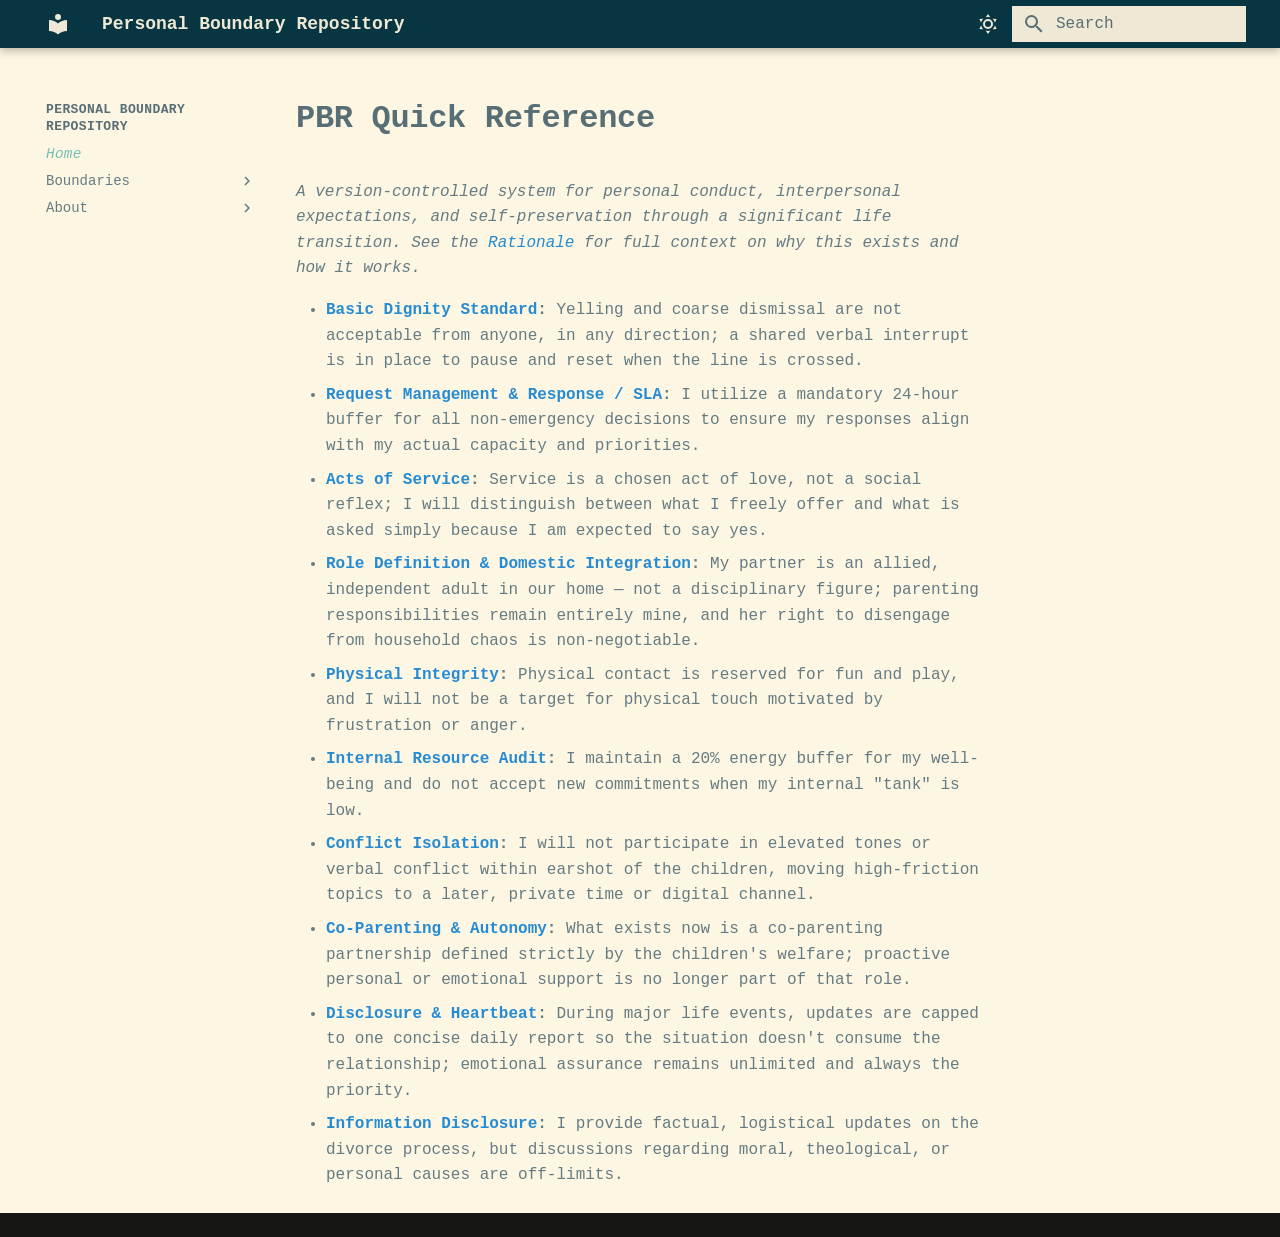
<file: index.html>
<!doctype html>
<html lang="en" class="no-js">
  <head>
    
      <meta charset="utf-8">
      <meta name="viewport" content="width=device-width,initial-scale=1">
      
      
      
        <link rel="canonical" href="https://pcop00.github.io/personal-boundaries/index.html">
      
      
      
        <link rel="next" href="basic-dignity-standard.html">
      
      
        
      
      
      <link rel="icon" href="assets/images/favicon.png">
      <meta name="generator" content="mkdocs-1.6.1, mkdocs-material-9.7.6">
    
    
      
        <title>Personal Boundary Repository</title>
      
    
    
      <link rel="stylesheet" href="assets/stylesheets/main.484c7ddc.min.css">
      
        
        <link rel="stylesheet" href="assets/stylesheets/palette.ab4e12ef.min.css">
      
      


    
    
      
    
    
      
        
        
        <link rel="preconnect" href="https://fonts.gstatic.com" crossorigin>
        <link rel="stylesheet" href="https://fonts.googleapis.com/css?family=Roboto:300,300i,400,400i,700,700i%7CRoboto+Mono:400,400i,700,700i&display=fallback">
        <style>:root{--md-text-font:"Roboto";--md-code-font:"Roboto Mono"}</style>
      
    
    
      <link rel="stylesheet" href="stylesheets/solarized.css">
    
    <script>__md_scope=new URL(".",location),__md_hash=e=>[...e].reduce(((e,_)=>(e<<5)-e+_.charCodeAt(0)),0),__md_get=(e,_=localStorage,t=__md_scope)=>JSON.parse(_.getItem(t.pathname+"."+e)),__md_set=(e,_,t=localStorage,a=__md_scope)=>{try{t.setItem(a.pathname+"."+e,JSON.stringify(_))}catch(e){}}</script>
    
      

    
    
  </head>
  
  
    
    
      
    
    
    
    
    <body dir="ltr" data-md-color-scheme="default" data-md-color-primary="indigo" data-md-color-accent="indigo">
  
    
    <input class="md-toggle" data-md-toggle="drawer" type="checkbox" id="__drawer" autocomplete="off">
    <input class="md-toggle" data-md-toggle="search" type="checkbox" id="__search" autocomplete="off">
    <label class="md-overlay" for="__drawer"></label>
    <div data-md-component="skip">
      
        
        <a href="#pbr-quick-reference" class="md-skip">
          Skip to content
        </a>
      
    </div>
    <div data-md-component="announce">
      
    </div>
    
    
      

  

<header class="md-header md-header--shadow" data-md-component="header">
  <nav class="md-header__inner md-grid" aria-label="Header">
    <a href="index.html" title="Personal Boundary Repository" class="md-header__button md-logo" aria-label="Personal Boundary Repository" data-md-component="logo">
      
  
  <svg xmlns="http://www.w3.org/2000/svg" viewBox="0 0 24 24"><path d="M12 8a3 3 0 0 0 3-3 3 3 0 0 0-3-3 3 3 0 0 0-3 3 3 3 0 0 0 3 3m0 3.54C9.64 9.35 6.5 8 3 8v11c3.5 0 6.64 1.35 9 3.54 2.36-2.19 5.5-3.54 9-3.54V8c-3.5 0-6.64 1.35-9 3.54"/></svg>

    </a>
    <label class="md-header__button md-icon" for="__drawer">
      
      <svg xmlns="http://www.w3.org/2000/svg" viewBox="0 0 24 24"><path d="M3 6h18v2H3zm0 5h18v2H3zm0 5h18v2H3z"/></svg>
    </label>
    <div class="md-header__title" data-md-component="header-title">
      <div class="md-header__ellipsis">
        <div class="md-header__topic">
          <span class="md-ellipsis">
            Personal Boundary Repository
          </span>
        </div>
        <div class="md-header__topic" data-md-component="header-topic">
          <span class="md-ellipsis">
            
              Home
            
          </span>
        </div>
      </div>
    </div>
    
      
        <form class="md-header__option" data-md-component="palette">
  
    
    
    
    <input class="md-option" data-md-color-media="" data-md-color-scheme="default" data-md-color-primary="indigo" data-md-color-accent="indigo"  aria-label="Switch to dark"  type="radio" name="__palette" id="__palette_0">
    
      <label class="md-header__button md-icon" title="Switch to dark" for="__palette_1" hidden>
        <svg xmlns="http://www.w3.org/2000/svg" viewBox="0 0 24 24"><path d="M12 7a5 5 0 0 1 5 5 5 5 0 0 1-5 5 5 5 0 0 1-5-5 5 5 0 0 1 5-5m0 2a3 3 0 0 0-3 3 3 3 0 0 0 3 3 3 3 0 0 0 3-3 3 3 0 0 0-3-3m0-7 2.39 3.42C13.65 5.15 12.84 5 12 5s-1.65.15-2.39.42zM3.34 7l4.16-.35A7.2 7.2 0 0 0 5.94 8.5c-.44.74-.69 1.5-.83 2.29zm.02 10 1.76-3.77a7.131 7.131 0 0 0 2.38 4.14zM20.65 7l-1.77 3.79a7.02 7.02 0 0 0-2.38-4.15zm-.01 10-4.14.36c.59-.51 1.12-1.14 1.54-1.86.42-.73.69-1.5.83-2.29zM12 22l-2.41-3.44c.74.27 1.55.44 2.41.44.82 0 1.63-.17 2.37-.44z"/></svg>
      </label>
    
  
    
    
    
    <input class="md-option" data-md-color-media="" data-md-color-scheme="slate" data-md-color-primary="indigo" data-md-color-accent="indigo"  aria-label="Switch to light"  type="radio" name="__palette" id="__palette_1">
    
      <label class="md-header__button md-icon" title="Switch to light" for="__palette_0" hidden>
        <svg xmlns="http://www.w3.org/2000/svg" viewBox="0 0 24 24"><path d="m17.75 4.09-2.53 1.94.91 3.06-2.63-1.81-2.63 1.81.91-3.06-2.53-1.94L12.44 4l1.06-3 1.06 3zm3.5 6.91-1.64 1.25.59 1.98-1.7-1.17-1.7 1.17.59-1.98L15.75 11l2.06-.05L18.5 9l.69 1.95zm-2.28 4.95c.83-.08 1.72 1.1 1.19 1.85-.32.45-.66.87-1.08 1.27C15.17 23 8.84 23 4.94 19.07c-3.91-3.9-3.91-10.24 0-14.14.4-.4.82-.76 1.27-1.08.75-.53 1.93.36 1.85 1.19-.27 2.86.69 5.83 2.89 8.02a9.96 9.96 0 0 0 8.02 2.89m-1.64 2.02a12.08 12.08 0 0 1-7.8-3.47c-2.17-2.19-3.33-5-3.49-7.82-2.81 3.14-2.7 7.96.31 10.98 3.02 3.01 7.84 3.12 10.98.31"/></svg>
      </label>
    
  
</form>
      
    
    
      <script>var palette=__md_get("__palette");if(palette&&palette.color){if("(prefers-color-scheme)"===palette.color.media){var media=matchMedia("(prefers-color-scheme: light)"),input=document.querySelector(media.matches?"[data-md-color-media='(prefers-color-scheme: light)']":"[data-md-color-media='(prefers-color-scheme: dark)']");palette.color.media=input.getAttribute("data-md-color-media"),palette.color.scheme=input.getAttribute("data-md-color-scheme"),palette.color.primary=input.getAttribute("data-md-color-primary"),palette.color.accent=input.getAttribute("data-md-color-accent")}for(var[key,value]of Object.entries(palette.color))document.body.setAttribute("data-md-color-"+key,value)}</script>
    
    
    
      
      
        <label class="md-header__button md-icon" for="__search">
          
          <svg xmlns="http://www.w3.org/2000/svg" viewBox="0 0 24 24"><path d="M9.5 3A6.5 6.5 0 0 1 16 9.5c0 1.61-.59 3.09-1.56 4.23l.27.27h.79l5 5-1.5 1.5-5-5v-.79l-.27-.27A6.52 6.52 0 0 1 9.5 16 6.5 6.5 0 0 1 3 9.5 6.5 6.5 0 0 1 9.5 3m0 2C7 5 5 7 5 9.5S7 14 9.5 14 14 12 14 9.5 12 5 9.5 5"/></svg>
        </label>
        <div class="md-search" data-md-component="search" role="dialog">
  <label class="md-search__overlay" for="__search"></label>
  <div class="md-search__inner" role="search">
    <form class="md-search__form" name="search">
      <input type="text" class="md-search__input" name="query" aria-label="Search" placeholder="Search" autocapitalize="off" autocorrect="off" autocomplete="off" spellcheck="false" data-md-component="search-query" required>
      <label class="md-search__icon md-icon" for="__search">
        
        <svg xmlns="http://www.w3.org/2000/svg" viewBox="0 0 24 24"><path d="M9.5 3A6.5 6.5 0 0 1 16 9.5c0 1.61-.59 3.09-1.56 4.23l.27.27h.79l5 5-1.5 1.5-5-5v-.79l-.27-.27A6.52 6.52 0 0 1 9.5 16 6.5 6.5 0 0 1 3 9.5 6.5 6.5 0 0 1 9.5 3m0 2C7 5 5 7 5 9.5S7 14 9.5 14 14 12 14 9.5 12 5 9.5 5"/></svg>
        
        <svg xmlns="http://www.w3.org/2000/svg" viewBox="0 0 24 24"><path d="M20 11v2H8l5.5 5.5-1.42 1.42L4.16 12l7.92-7.92L13.5 5.5 8 11z"/></svg>
      </label>
      <nav class="md-search__options" aria-label="Search">
        
        <button type="reset" class="md-search__icon md-icon" title="Clear" aria-label="Clear" tabindex="-1">
          
          <svg xmlns="http://www.w3.org/2000/svg" viewBox="0 0 24 24"><path d="M19 6.41 17.59 5 12 10.59 6.41 5 5 6.41 10.59 12 5 17.59 6.41 19 12 13.41 17.59 19 19 17.59 13.41 12z"/></svg>
        </button>
      </nav>
      
        <div class="md-search__suggest" data-md-component="search-suggest"></div>
      
    </form>
    <div class="md-search__output">
      <div class="md-search__scrollwrap" tabindex="0" data-md-scrollfix>
        <div class="md-search-result" data-md-component="search-result">
          <div class="md-search-result__meta">
            Initializing search
          </div>
          <ol class="md-search-result__list" role="presentation"></ol>
        </div>
      </div>
    </div>
  </div>
</div>
      
    
    
  </nav>
  
</header>
    
    <div class="md-container" data-md-component="container">
      
      
        
          
        
      
      <main class="md-main" data-md-component="main">
        <div class="md-main__inner md-grid">
          
            
              
              <div class="md-sidebar md-sidebar--primary" data-md-component="sidebar" data-md-type="navigation" >
                <div class="md-sidebar__scrollwrap">
                  <div class="md-sidebar__inner">
                    



<nav class="md-nav md-nav--primary" aria-label="Navigation" data-md-level="0">
  <label class="md-nav__title" for="__drawer">
    <a href="index.html" title="Personal Boundary Repository" class="md-nav__button md-logo" aria-label="Personal Boundary Repository" data-md-component="logo">
      
  
  <svg xmlns="http://www.w3.org/2000/svg" viewBox="0 0 24 24"><path d="M12 8a3 3 0 0 0 3-3 3 3 0 0 0-3-3 3 3 0 0 0-3 3 3 3 0 0 0 3 3m0 3.54C9.64 9.35 6.5 8 3 8v11c3.5 0 6.64 1.35 9 3.54 2.36-2.19 5.5-3.54 9-3.54V8c-3.5 0-6.64 1.35-9 3.54"/></svg>

    </a>
    Personal Boundary Repository
  </label>
  
  <ul class="md-nav__list" data-md-scrollfix>
    
      
      
  
  
    
  
  
  
    <li class="md-nav__item md-nav__item--active">
      
      <input class="md-nav__toggle md-toggle" type="checkbox" id="__toc">
      
      
        
      
      
      <a href="index.html" class="md-nav__link md-nav__link--active">
        
  
  
  <span class="md-ellipsis">
    
  
    Home
  

    
  </span>
  
  

      </a>
      
    </li>
  

    
      
      
  
  
  
  
    
    
    
    
    
    <li class="md-nav__item md-nav__item--nested">
      
        
        
        <input class="md-nav__toggle md-toggle " type="checkbox" id="__nav_2" >
        
          
          <label class="md-nav__link" for="__nav_2" id="__nav_2_label" tabindex="0">
            
  
  
  <span class="md-ellipsis">
    
  
    Boundaries
  

    
  </span>
  
  

            <span class="md-nav__icon md-icon"></span>
          </label>
        
        <nav class="md-nav" data-md-level="1" aria-labelledby="__nav_2_label" aria-expanded="false">
          <label class="md-nav__title" for="__nav_2">
            <span class="md-nav__icon md-icon"></span>
            
  
    Boundaries
  

          </label>
          <ul class="md-nav__list" data-md-scrollfix>
            
              
                
  
  
  
  
    <li class="md-nav__item">
      <a href="basic-dignity-standard.html" class="md-nav__link">
        
  
  
  <span class="md-ellipsis">
    
  
    Basic Dignity Standard
  

    
  </span>
  
  

      </a>
    </li>
  

              
            
              
                
  
  
  
  
    <li class="md-nav__item">
      <a href="request-management-and-response-policy.html" class="md-nav__link">
        
  
  
  <span class="md-ellipsis">
    
  
    Request Management & Response Policy
  

    
  </span>
  
  

      </a>
    </li>
  

              
            
              
                
  
  
  
  
    <li class="md-nav__item">
      <a href="acts-of-service-integrity.html" class="md-nav__link">
        
  
  
  <span class="md-ellipsis">
    
  
    Acts of Service — Offered vs. Extracted
  

    
  </span>
  
  

      </a>
    </li>
  

              
            
              
                
  
  
  
  
    <li class="md-nav__item">
      <a href="role-definition-and-domestic-integration.html" class="md-nav__link">
        
  
  
  <span class="md-ellipsis">
    
  
    Role Definition & Domestic Integration
  

    
  </span>
  
  

      </a>
    </li>
  

              
            
              
                
  
  
  
  
    <li class="md-nav__item">
      <a href="physical-integrity-and-interactive-play.html" class="md-nav__link">
        
  
  
  <span class="md-ellipsis">
    
  
    Physical Integrity & Interactive Play
  

    
  </span>
  
  

      </a>
    </li>
  

              
            
              
                
  
  
  
  
    <li class="md-nav__item">
      <a href="internal-resource-audit.html" class="md-nav__link">
        
  
  
  <span class="md-ellipsis">
    
  
    Internal Resource Audit
  

    
  </span>
  
  

      </a>
    </li>
  

              
            
              
                
  
  
  
  
    <li class="md-nav__item">
      <a href="conflict-isolation.html" class="md-nav__link">
        
  
  
  <span class="md-ellipsis">
    
  
    Conflict Isolation
  

    
  </span>
  
  

      </a>
    </li>
  

              
            
              
                
  
  
  
  
    <li class="md-nav__item">
      <a href="co-parenting-and-personal-autonomy.html" class="md-nav__link">
        
  
  
  <span class="md-ellipsis">
    
  
    Co-Parenting & Personal Autonomy
  

    
  </span>
  
  

      </a>
    </li>
  

              
            
              
                
  
  
  
  
    <li class="md-nav__item">
      <a href="disclosure-and-emotional-processing.html" class="md-nav__link">
        
  
  
  <span class="md-ellipsis">
    
  
    Disclosure & Emotional Processing
  

    
  </span>
  
  

      </a>
    </li>
  

              
            
              
                
  
  
  
  
    <li class="md-nav__item">
      <a href="information-capping-and-relationship-heartbeats.html" class="md-nav__link">
        
  
  
  <span class="md-ellipsis">
    
  
    Information Capping & Relationship Heartbeats
  

    
  </span>
  
  

      </a>
    </li>
  

              
            
              
                
  
  
  
  
    <li class="md-nav__item">
      <a href="information-disclosure-extended-family.html" class="md-nav__link">
        
  
  
  <span class="md-ellipsis">
    
  
    Information Disclosure (Extended Family)
  

    
  </span>
  
  

      </a>
    </li>
  

              
            
          </ul>
        </nav>
      
    </li>
  

    
      
      
  
  
  
  
    
    
    
    
    
    <li class="md-nav__item md-nav__item--nested">
      
        
        
        <input class="md-nav__toggle md-toggle " type="checkbox" id="__nav_3" >
        
          
          <label class="md-nav__link" for="__nav_3" id="__nav_3_label" tabindex="0">
            
  
  
  <span class="md-ellipsis">
    
  
    About
  

    
  </span>
  
  

            <span class="md-nav__icon md-icon"></span>
          </label>
        
        <nav class="md-nav" data-md-level="1" aria-labelledby="__nav_3_label" aria-expanded="false">
          <label class="md-nav__title" for="__nav_3">
            <span class="md-nav__icon md-icon"></span>
            
  
    About
  

          </label>
          <ul class="md-nav__list" data-md-scrollfix>
            
              
                
  
  
  
  
    <li class="md-nav__item">
      <a href="about/rationale.html" class="md-nav__link">
        
  
  
  <span class="md-ellipsis">
    
  
    Rationale
  

    
  </span>
  
  

      </a>
    </li>
  

              
            
              
                
  
  
  
  
    <li class="md-nav__item">
      <a href="about/style-guide.html" class="md-nav__link">
        
  
  
  <span class="md-ellipsis">
    
  
    Style Guide
  

    
  </span>
  
  

      </a>
    </li>
  

              
            
          </ul>
        </nav>
      
    </li>
  

    
  </ul>
</nav>
                  </div>
                </div>
              </div>
            
            
              
              <div class="md-sidebar md-sidebar--secondary" data-md-component="sidebar" data-md-type="toc" >
                <div class="md-sidebar__scrollwrap">
                  <div class="md-sidebar__inner">
                    

<nav class="md-nav md-nav--secondary" aria-label="Table of contents">
  
  
  
    
  
  
</nav>
                  </div>
                </div>
              </div>
            
          
          
            <div class="md-content" data-md-component="content">
              
              <article class="md-content__inner md-typeset">
                
                  



<h1 id="pbr-quick-reference">PBR Quick Reference<a class="headerlink" href="#pbr-quick-reference" title="Permanent link">&para;</a></h1>
<p><em>A version-controlled system for personal conduct, interpersonal expectations, and self-preservation through a significant life transition. See the <a href="about/rationale.html">Rationale</a> for full context on why this exists and how it works.</em></p>
<ul>
<li><strong><a href="basic-dignity-standard.html">Basic Dignity Standard</a>:</strong> Yelling and coarse dismissal are not acceptable from anyone, in any direction; a shared verbal interrupt is in place to pause and reset when the line is crossed.</li>
<li><strong><a href="request-management-and-response-policy.html">Request Management &amp; Response / SLA</a>:</strong> I utilize a mandatory 24-hour buffer for all non-emergency decisions to ensure my responses align with my actual capacity and priorities.</li>
<li><strong><a href="acts-of-service-integrity.html">Acts of Service</a>:</strong> Service is a chosen act of love, not a social reflex; I will distinguish between what I freely offer and what is asked simply because I am expected to say yes.</li>
<li><strong><a href="role-definition-and-domestic-integration.html">Role Definition &amp; Domestic Integration</a>:</strong> My partner is an allied, independent adult in our home — not a disciplinary figure; parenting responsibilities remain entirely mine, and her right to disengage from household chaos is non-negotiable.</li>
<li><strong><a href="physical-integrity-and-interactive-play.html">Physical Integrity</a>:</strong> Physical contact is reserved for fun and play, and I will not be a target for physical touch motivated by frustration or anger.</li>
<li><strong><a href="internal-resource-audit.html">Internal Resource Audit</a>:</strong> I maintain a 20% energy buffer for my well-being and do not accept new commitments when my internal "tank" is low.</li>
<li><strong><a href="conflict-isolation.html">Conflict Isolation</a>:</strong> I will not participate in elevated tones or verbal conflict within earshot of the children, moving high-friction topics to a later, private time or digital channel.</li>
<li><strong><a href="co-parenting-and-personal-autonomy.html">Co-Parenting &amp; Autonomy</a>:</strong> What exists now is a co-parenting partnership defined strictly by the children's welfare; proactive personal or emotional support is no longer part of that role.</li>
<li><strong><a href="information-capping-and-relationship-heartbeats.html">Disclosure &amp; Heartbeat</a>:</strong> During major life events, updates are capped to one concise daily report so the situation doesn't consume the relationship; emotional assurance remains unlimited and always the priority.</li>
<li><strong><a href="information-disclosure-extended-family.html">Information Disclosure</a>:</strong> I provide factual, logistical updates on the divorce process, but discussions regarding moral, theological, or personal causes are off-limits.</li>
</ul>












                
              </article>
            </div>
          
          
<script>var target=document.getElementById(location.hash.slice(1));target&&target.name&&(target.checked=target.name.startsWith("__tabbed_"))</script>
        </div>
        
          <button type="button" class="md-top md-icon" data-md-component="top" hidden>
  
  <svg xmlns="http://www.w3.org/2000/svg" viewBox="0 0 24 24"><path d="M13 20h-2V8l-5.5 5.5-1.42-1.42L12 4.16l7.92 7.92-1.42 1.42L13 8z"/></svg>
  Back to top
</button>
        
      </main>
      
        <footer class="md-footer">
  
  <div class="md-footer-meta md-typeset">
    <div class="md-footer-meta__inner md-grid">
      <div class="md-copyright">
  
  
</div>
      
    </div>
  </div>
</footer>
      
    </div>
    <div class="md-dialog" data-md-component="dialog">
      <div class="md-dialog__inner md-typeset"></div>
    </div>
    
    
    
      
      
      <script id="__config" type="application/json">{"annotate": null, "base": ".", "features": ["navigation.top", "search.highlight", "search.suggest", "toc.follow", "content.code.copy"], "search": "assets/javascripts/workers/search.2c215733.min.js", "tags": null, "translations": {"clipboard.copied": "Copied to clipboard", "clipboard.copy": "Copy to clipboard", "search.result.more.one": "1 more on this page", "search.result.more.other": "# more on this page", "search.result.none": "No matching documents", "search.result.one": "1 matching document", "search.result.other": "# matching documents", "search.result.placeholder": "Type to start searching", "search.result.term.missing": "Missing", "select.version": "Select version"}, "version": null}</script>
    
    
      <script src="assets/javascripts/bundle.79ae519e.min.js"></script>
      
    
  </body>
</html>
</file>
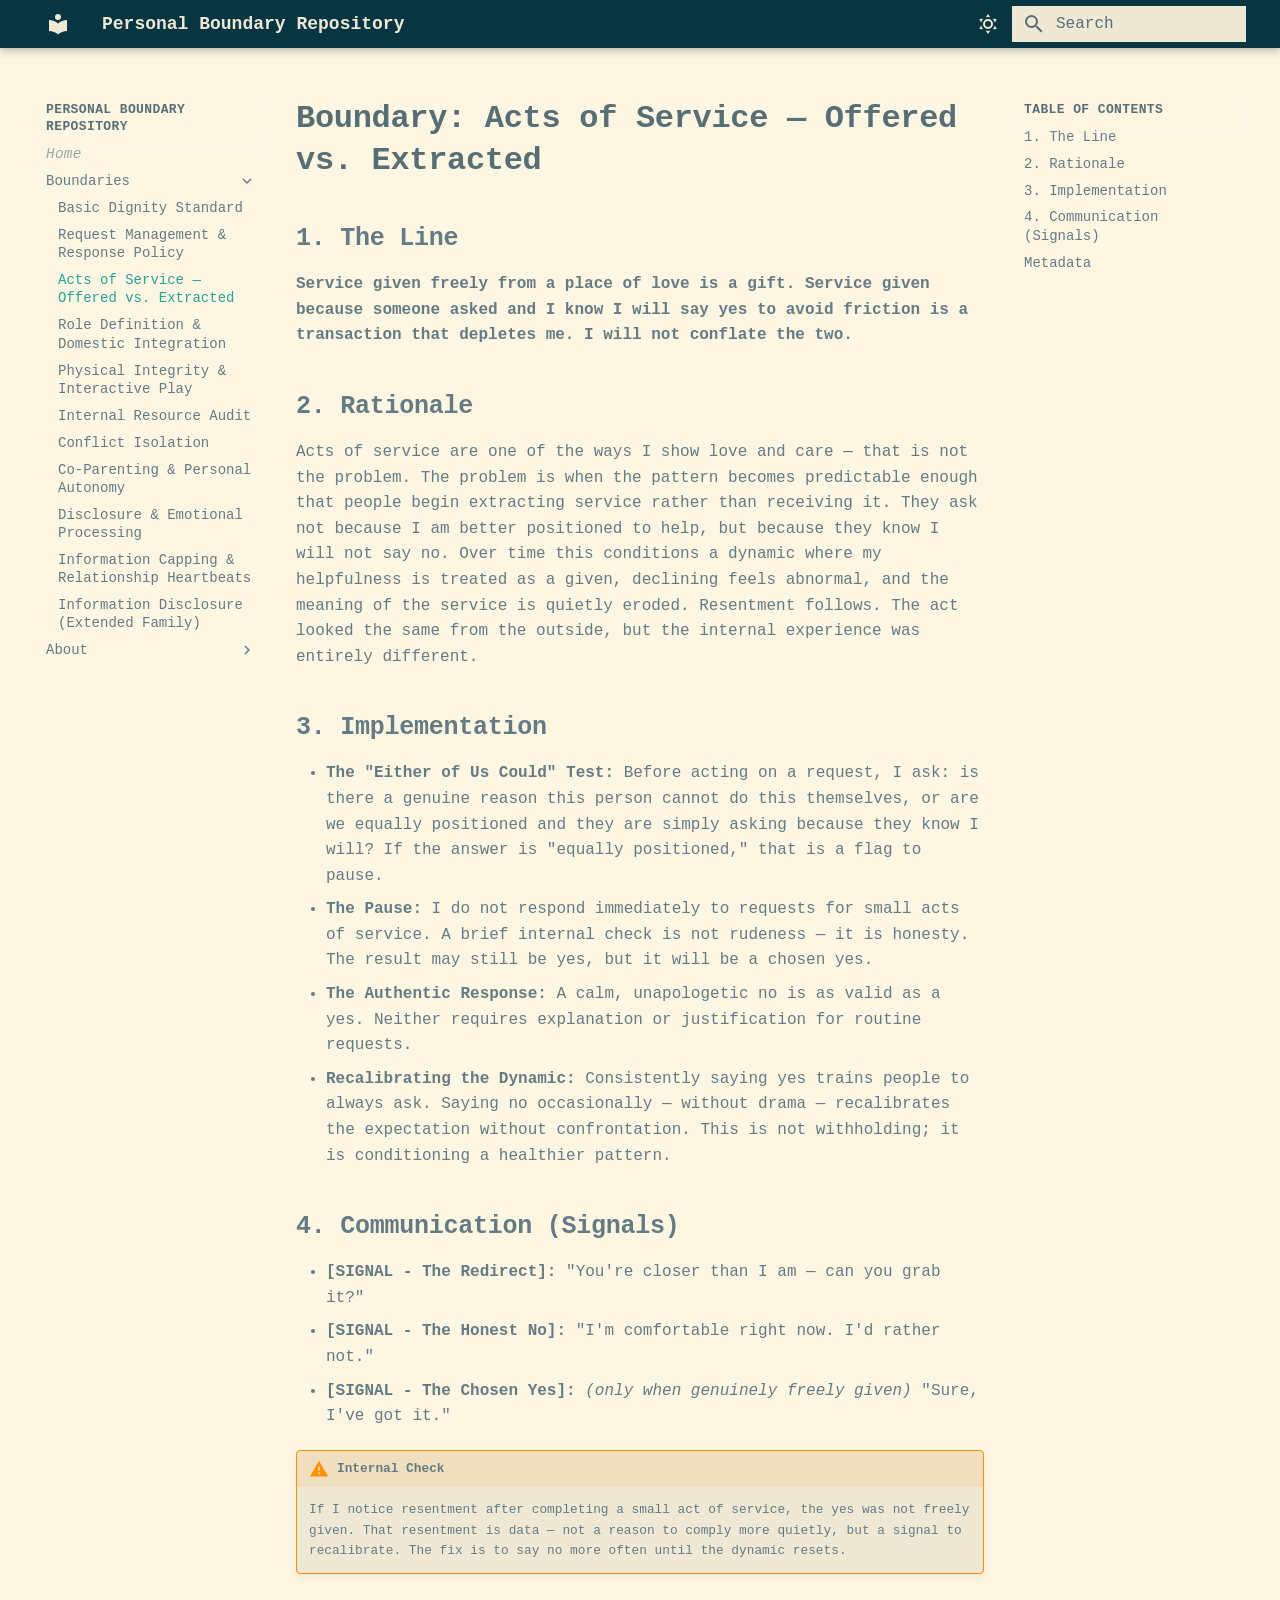
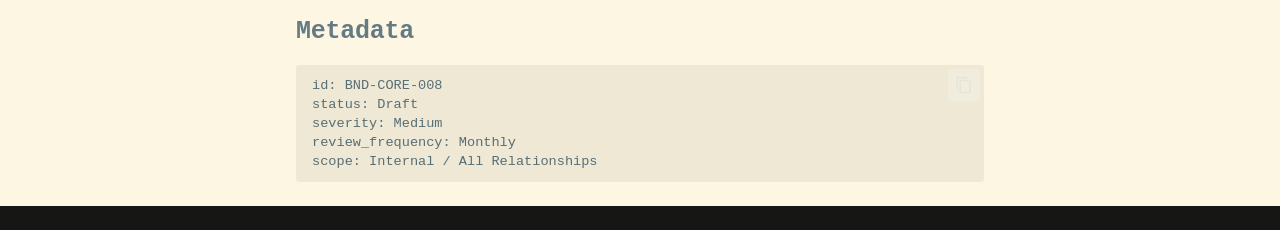
<file: acts-of-service-integrity.html>
<!doctype html>
<html lang="en" class="no-js">
  <head>
    
      <meta charset="utf-8">
      <meta name="viewport" content="width=device-width,initial-scale=1">
      
      
      
        <link rel="canonical" href="https://pcop00.github.io/personal-boundaries/acts-of-service-integrity.html">
      
      
        <link rel="prev" href="request-management-and-response-policy.html">
      
      
        <link rel="next" href="role-definition-and-domestic-integration.html">
      
      
        
      
      
      <link rel="icon" href="assets/images/favicon.png">
      <meta name="generator" content="mkdocs-1.6.1, mkdocs-material-9.7.6">
    
    
      
        <title>Acts of Service — Offered vs. Extracted - Personal Boundary Repository</title>
      
    
    
      <link rel="stylesheet" href="assets/stylesheets/main.484c7ddc.min.css">
      
        
        <link rel="stylesheet" href="assets/stylesheets/palette.ab4e12ef.min.css">
      
      


    
    
      
    
    
      
        
        
        <link rel="preconnect" href="https://fonts.gstatic.com" crossorigin>
        <link rel="stylesheet" href="https://fonts.googleapis.com/css?family=Roboto:300,300i,400,400i,700,700i%7CRoboto+Mono:400,400i,700,700i&display=fallback">
        <style>:root{--md-text-font:"Roboto";--md-code-font:"Roboto Mono"}</style>
      
    
    
      <link rel="stylesheet" href="stylesheets/solarized.css">
    
    <script>__md_scope=new URL(".",location),__md_hash=e=>[...e].reduce(((e,_)=>(e<<5)-e+_.charCodeAt(0)),0),__md_get=(e,_=localStorage,t=__md_scope)=>JSON.parse(_.getItem(t.pathname+"."+e)),__md_set=(e,_,t=localStorage,a=__md_scope)=>{try{t.setItem(a.pathname+"."+e,JSON.stringify(_))}catch(e){}}</script>
    
      

    
    
  </head>
  
  
    
    
      
    
    
    
    
    <body dir="ltr" data-md-color-scheme="default" data-md-color-primary="indigo" data-md-color-accent="indigo">
  
    
    <input class="md-toggle" data-md-toggle="drawer" type="checkbox" id="__drawer" autocomplete="off">
    <input class="md-toggle" data-md-toggle="search" type="checkbox" id="__search" autocomplete="off">
    <label class="md-overlay" for="__drawer"></label>
    <div data-md-component="skip">
      
        
        <a href="#boundary-acts-of-service-offered-vs-extracted" class="md-skip">
          Skip to content
        </a>
      
    </div>
    <div data-md-component="announce">
      
    </div>
    
    
      

  

<header class="md-header md-header--shadow" data-md-component="header">
  <nav class="md-header__inner md-grid" aria-label="Header">
    <a href="index.html" title="Personal Boundary Repository" class="md-header__button md-logo" aria-label="Personal Boundary Repository" data-md-component="logo">
      
  
  <svg xmlns="http://www.w3.org/2000/svg" viewBox="0 0 24 24"><path d="M12 8a3 3 0 0 0 3-3 3 3 0 0 0-3-3 3 3 0 0 0-3 3 3 3 0 0 0 3 3m0 3.54C9.64 9.35 6.5 8 3 8v11c3.5 0 6.64 1.35 9 3.54 2.36-2.19 5.5-3.54 9-3.54V8c-3.5 0-6.64 1.35-9 3.54"/></svg>

    </a>
    <label class="md-header__button md-icon" for="__drawer">
      
      <svg xmlns="http://www.w3.org/2000/svg" viewBox="0 0 24 24"><path d="M3 6h18v2H3zm0 5h18v2H3zm0 5h18v2H3z"/></svg>
    </label>
    <div class="md-header__title" data-md-component="header-title">
      <div class="md-header__ellipsis">
        <div class="md-header__topic">
          <span class="md-ellipsis">
            Personal Boundary Repository
          </span>
        </div>
        <div class="md-header__topic" data-md-component="header-topic">
          <span class="md-ellipsis">
            
              Acts of Service — Offered vs. Extracted
            
          </span>
        </div>
      </div>
    </div>
    
      
        <form class="md-header__option" data-md-component="palette">
  
    
    
    
    <input class="md-option" data-md-color-media="" data-md-color-scheme="default" data-md-color-primary="indigo" data-md-color-accent="indigo"  aria-label="Switch to dark"  type="radio" name="__palette" id="__palette_0">
    
      <label class="md-header__button md-icon" title="Switch to dark" for="__palette_1" hidden>
        <svg xmlns="http://www.w3.org/2000/svg" viewBox="0 0 24 24"><path d="M12 7a5 5 0 0 1 5 5 5 5 0 0 1-5 5 5 5 0 0 1-5-5 5 5 0 0 1 5-5m0 2a3 3 0 0 0-3 3 3 3 0 0 0 3 3 3 3 0 0 0 3-3 3 3 0 0 0-3-3m0-7 2.39 3.42C13.65 5.15 12.84 5 12 5s-1.65.15-2.39.42zM3.34 7l4.16-.35A7.2 7.2 0 0 0 5.94 8.5c-.44.74-.69 1.5-.83 2.29zm.02 10 1.76-3.77a7.131 7.131 0 0 0 2.38 4.14zM20.65 7l-1.77 3.79a7.02 7.02 0 0 0-2.38-4.15zm-.01 10-4.14.36c.59-.51 1.12-1.14 1.54-1.86.42-.73.69-1.5.83-2.29zM12 22l-2.41-3.44c.74.27 1.55.44 2.41.44.82 0 1.63-.17 2.37-.44z"/></svg>
      </label>
    
  
    
    
    
    <input class="md-option" data-md-color-media="" data-md-color-scheme="slate" data-md-color-primary="indigo" data-md-color-accent="indigo"  aria-label="Switch to light"  type="radio" name="__palette" id="__palette_1">
    
      <label class="md-header__button md-icon" title="Switch to light" for="__palette_0" hidden>
        <svg xmlns="http://www.w3.org/2000/svg" viewBox="0 0 24 24"><path d="m17.75 4.09-2.53 1.94.91 3.06-2.63-1.81-2.63 1.81.91-3.06-2.53-1.94L12.44 4l1.06-3 1.06 3zm3.5 6.91-1.64 1.25.59 1.98-1.7-1.17-1.7 1.17.59-1.98L15.75 11l2.06-.05L18.5 9l.69 1.95zm-2.28 4.95c.83-.08 1.72 1.1 1.19 1.85-.32.45-.66.87-1.08 1.27C15.17 23 8.84 23 4.94 19.07c-3.91-3.9-3.91-10.24 0-14.14.4-.4.82-.76 1.27-1.08.75-.53 1.93.36 1.85 1.19-.27 2.86.69 5.83 2.89 8.02a9.96 9.96 0 0 0 8.02 2.89m-1.64 2.02a12.08 12.08 0 0 1-7.8-3.47c-2.17-2.19-3.33-5-3.49-7.82-2.81 3.14-2.7 7.96.31 10.98 3.02 3.01 7.84 3.12 10.98.31"/></svg>
      </label>
    
  
</form>
      
    
    
      <script>var palette=__md_get("__palette");if(palette&&palette.color){if("(prefers-color-scheme)"===palette.color.media){var media=matchMedia("(prefers-color-scheme: light)"),input=document.querySelector(media.matches?"[data-md-color-media='(prefers-color-scheme: light)']":"[data-md-color-media='(prefers-color-scheme: dark)']");palette.color.media=input.getAttribute("data-md-color-media"),palette.color.scheme=input.getAttribute("data-md-color-scheme"),palette.color.primary=input.getAttribute("data-md-color-primary"),palette.color.accent=input.getAttribute("data-md-color-accent")}for(var[key,value]of Object.entries(palette.color))document.body.setAttribute("data-md-color-"+key,value)}</script>
    
    
    
      
      
        <label class="md-header__button md-icon" for="__search">
          
          <svg xmlns="http://www.w3.org/2000/svg" viewBox="0 0 24 24"><path d="M9.5 3A6.5 6.5 0 0 1 16 9.5c0 1.61-.59 3.09-1.56 4.23l.27.27h.79l5 5-1.5 1.5-5-5v-.79l-.27-.27A6.52 6.52 0 0 1 9.5 16 6.5 6.5 0 0 1 3 9.5 6.5 6.5 0 0 1 9.5 3m0 2C7 5 5 7 5 9.5S7 14 9.5 14 14 12 14 9.5 12 5 9.5 5"/></svg>
        </label>
        <div class="md-search" data-md-component="search" role="dialog">
  <label class="md-search__overlay" for="__search"></label>
  <div class="md-search__inner" role="search">
    <form class="md-search__form" name="search">
      <input type="text" class="md-search__input" name="query" aria-label="Search" placeholder="Search" autocapitalize="off" autocorrect="off" autocomplete="off" spellcheck="false" data-md-component="search-query" required>
      <label class="md-search__icon md-icon" for="__search">
        
        <svg xmlns="http://www.w3.org/2000/svg" viewBox="0 0 24 24"><path d="M9.5 3A6.5 6.5 0 0 1 16 9.5c0 1.61-.59 3.09-1.56 4.23l.27.27h.79l5 5-1.5 1.5-5-5v-.79l-.27-.27A6.52 6.52 0 0 1 9.5 16 6.5 6.5 0 0 1 3 9.5 6.5 6.5 0 0 1 9.5 3m0 2C7 5 5 7 5 9.5S7 14 9.5 14 14 12 14 9.5 12 5 9.5 5"/></svg>
        
        <svg xmlns="http://www.w3.org/2000/svg" viewBox="0 0 24 24"><path d="M20 11v2H8l5.5 5.5-1.42 1.42L4.16 12l7.92-7.92L13.5 5.5 8 11z"/></svg>
      </label>
      <nav class="md-search__options" aria-label="Search">
        
        <button type="reset" class="md-search__icon md-icon" title="Clear" aria-label="Clear" tabindex="-1">
          
          <svg xmlns="http://www.w3.org/2000/svg" viewBox="0 0 24 24"><path d="M19 6.41 17.59 5 12 10.59 6.41 5 5 6.41 10.59 12 5 17.59 6.41 19 12 13.41 17.59 19 19 17.59 13.41 12z"/></svg>
        </button>
      </nav>
      
        <div class="md-search__suggest" data-md-component="search-suggest"></div>
      
    </form>
    <div class="md-search__output">
      <div class="md-search__scrollwrap" tabindex="0" data-md-scrollfix>
        <div class="md-search-result" data-md-component="search-result">
          <div class="md-search-result__meta">
            Initializing search
          </div>
          <ol class="md-search-result__list" role="presentation"></ol>
        </div>
      </div>
    </div>
  </div>
</div>
      
    
    
  </nav>
  
</header>
    
    <div class="md-container" data-md-component="container">
      
      
        
          
        
      
      <main class="md-main" data-md-component="main">
        <div class="md-main__inner md-grid">
          
            
              
              <div class="md-sidebar md-sidebar--primary" data-md-component="sidebar" data-md-type="navigation" >
                <div class="md-sidebar__scrollwrap">
                  <div class="md-sidebar__inner">
                    



<nav class="md-nav md-nav--primary" aria-label="Navigation" data-md-level="0">
  <label class="md-nav__title" for="__drawer">
    <a href="index.html" title="Personal Boundary Repository" class="md-nav__button md-logo" aria-label="Personal Boundary Repository" data-md-component="logo">
      
  
  <svg xmlns="http://www.w3.org/2000/svg" viewBox="0 0 24 24"><path d="M12 8a3 3 0 0 0 3-3 3 3 0 0 0-3-3 3 3 0 0 0-3 3 3 3 0 0 0 3 3m0 3.54C9.64 9.35 6.5 8 3 8v11c3.5 0 6.64 1.35 9 3.54 2.36-2.19 5.5-3.54 9-3.54V8c-3.5 0-6.64 1.35-9 3.54"/></svg>

    </a>
    Personal Boundary Repository
  </label>
  
  <ul class="md-nav__list" data-md-scrollfix>
    
      
      
  
  
  
  
    <li class="md-nav__item">
      <a href="index.html" class="md-nav__link">
        
  
  
  <span class="md-ellipsis">
    
  
    Home
  

    
  </span>
  
  

      </a>
    </li>
  

    
      
      
  
  
    
  
  
  
    
    
    
    
    
    <li class="md-nav__item md-nav__item--active md-nav__item--nested">
      
        
        
        <input class="md-nav__toggle md-toggle " type="checkbox" id="__nav_2" checked>
        
          
          <label class="md-nav__link" for="__nav_2" id="__nav_2_label" tabindex="0">
            
  
  
  <span class="md-ellipsis">
    
  
    Boundaries
  

    
  </span>
  
  

            <span class="md-nav__icon md-icon"></span>
          </label>
        
        <nav class="md-nav" data-md-level="1" aria-labelledby="__nav_2_label" aria-expanded="true">
          <label class="md-nav__title" for="__nav_2">
            <span class="md-nav__icon md-icon"></span>
            
  
    Boundaries
  

          </label>
          <ul class="md-nav__list" data-md-scrollfix>
            
              
                
  
  
  
  
    <li class="md-nav__item">
      <a href="basic-dignity-standard.html" class="md-nav__link">
        
  
  
  <span class="md-ellipsis">
    
  
    Basic Dignity Standard
  

    
  </span>
  
  

      </a>
    </li>
  

              
            
              
                
  
  
  
  
    <li class="md-nav__item">
      <a href="request-management-and-response-policy.html" class="md-nav__link">
        
  
  
  <span class="md-ellipsis">
    
  
    Request Management & Response Policy
  

    
  </span>
  
  

      </a>
    </li>
  

              
            
              
                
  
  
    
  
  
  
    <li class="md-nav__item md-nav__item--active">
      
      <input class="md-nav__toggle md-toggle" type="checkbox" id="__toc">
      
      
        
      
      
        <label class="md-nav__link md-nav__link--active" for="__toc">
          
  
  
  <span class="md-ellipsis">
    
  
    Acts of Service — Offered vs. Extracted
  

    
  </span>
  
  

          <span class="md-nav__icon md-icon"></span>
        </label>
      
      <a href="acts-of-service-integrity.html" class="md-nav__link md-nav__link--active">
        
  
  
  <span class="md-ellipsis">
    
  
    Acts of Service — Offered vs. Extracted
  

    
  </span>
  
  

      </a>
      
        

<nav class="md-nav md-nav--secondary" aria-label="Table of contents">
  
  
  
    
  
  
    <label class="md-nav__title" for="__toc">
      <span class="md-nav__icon md-icon"></span>
      Table of contents
    </label>
    <ul class="md-nav__list" data-md-component="toc" data-md-scrollfix>
      
        <li class="md-nav__item">
  <a href="#1-the-line" class="md-nav__link">
    <span class="md-ellipsis">
      
        1. The Line
      
    </span>
  </a>
  
</li>
      
        <li class="md-nav__item">
  <a href="#2-rationale" class="md-nav__link">
    <span class="md-ellipsis">
      
        2. Rationale
      
    </span>
  </a>
  
</li>
      
        <li class="md-nav__item">
  <a href="#3-implementation" class="md-nav__link">
    <span class="md-ellipsis">
      
        3. Implementation
      
    </span>
  </a>
  
</li>
      
        <li class="md-nav__item">
  <a href="#4-communication-signals" class="md-nav__link">
    <span class="md-ellipsis">
      
        4. Communication (Signals)
      
    </span>
  </a>
  
</li>
      
        <li class="md-nav__item">
  <a href="#metadata" class="md-nav__link">
    <span class="md-ellipsis">
      
        Metadata
      
    </span>
  </a>
  
</li>
      
    </ul>
  
</nav>
      
    </li>
  

              
            
              
                
  
  
  
  
    <li class="md-nav__item">
      <a href="role-definition-and-domestic-integration.html" class="md-nav__link">
        
  
  
  <span class="md-ellipsis">
    
  
    Role Definition & Domestic Integration
  

    
  </span>
  
  

      </a>
    </li>
  

              
            
              
                
  
  
  
  
    <li class="md-nav__item">
      <a href="physical-integrity-and-interactive-play.html" class="md-nav__link">
        
  
  
  <span class="md-ellipsis">
    
  
    Physical Integrity & Interactive Play
  

    
  </span>
  
  

      </a>
    </li>
  

              
            
              
                
  
  
  
  
    <li class="md-nav__item">
      <a href="internal-resource-audit.html" class="md-nav__link">
        
  
  
  <span class="md-ellipsis">
    
  
    Internal Resource Audit
  

    
  </span>
  
  

      </a>
    </li>
  

              
            
              
                
  
  
  
  
    <li class="md-nav__item">
      <a href="conflict-isolation.html" class="md-nav__link">
        
  
  
  <span class="md-ellipsis">
    
  
    Conflict Isolation
  

    
  </span>
  
  

      </a>
    </li>
  

              
            
              
                
  
  
  
  
    <li class="md-nav__item">
      <a href="co-parenting-and-personal-autonomy.html" class="md-nav__link">
        
  
  
  <span class="md-ellipsis">
    
  
    Co-Parenting & Personal Autonomy
  

    
  </span>
  
  

      </a>
    </li>
  

              
            
              
                
  
  
  
  
    <li class="md-nav__item">
      <a href="disclosure-and-emotional-processing.html" class="md-nav__link">
        
  
  
  <span class="md-ellipsis">
    
  
    Disclosure & Emotional Processing
  

    
  </span>
  
  

      </a>
    </li>
  

              
            
              
                
  
  
  
  
    <li class="md-nav__item">
      <a href="information-capping-and-relationship-heartbeats.html" class="md-nav__link">
        
  
  
  <span class="md-ellipsis">
    
  
    Information Capping & Relationship Heartbeats
  

    
  </span>
  
  

      </a>
    </li>
  

              
            
              
                
  
  
  
  
    <li class="md-nav__item">
      <a href="information-disclosure-extended-family.html" class="md-nav__link">
        
  
  
  <span class="md-ellipsis">
    
  
    Information Disclosure (Extended Family)
  

    
  </span>
  
  

      </a>
    </li>
  

              
            
          </ul>
        </nav>
      
    </li>
  

    
      
      
  
  
  
  
    
    
    
    
    
    <li class="md-nav__item md-nav__item--nested">
      
        
        
        <input class="md-nav__toggle md-toggle " type="checkbox" id="__nav_3" >
        
          
          <label class="md-nav__link" for="__nav_3" id="__nav_3_label" tabindex="0">
            
  
  
  <span class="md-ellipsis">
    
  
    About
  

    
  </span>
  
  

            <span class="md-nav__icon md-icon"></span>
          </label>
        
        <nav class="md-nav" data-md-level="1" aria-labelledby="__nav_3_label" aria-expanded="false">
          <label class="md-nav__title" for="__nav_3">
            <span class="md-nav__icon md-icon"></span>
            
  
    About
  

          </label>
          <ul class="md-nav__list" data-md-scrollfix>
            
              
                
  
  
  
  
    <li class="md-nav__item">
      <a href="about/rationale.html" class="md-nav__link">
        
  
  
  <span class="md-ellipsis">
    
  
    Rationale
  

    
  </span>
  
  

      </a>
    </li>
  

              
            
              
                
  
  
  
  
    <li class="md-nav__item">
      <a href="about/style-guide.html" class="md-nav__link">
        
  
  
  <span class="md-ellipsis">
    
  
    Style Guide
  

    
  </span>
  
  

      </a>
    </li>
  

              
            
          </ul>
        </nav>
      
    </li>
  

    
  </ul>
</nav>
                  </div>
                </div>
              </div>
            
            
              
              <div class="md-sidebar md-sidebar--secondary" data-md-component="sidebar" data-md-type="toc" >
                <div class="md-sidebar__scrollwrap">
                  <div class="md-sidebar__inner">
                    

<nav class="md-nav md-nav--secondary" aria-label="Table of contents">
  
  
  
    
  
  
    <label class="md-nav__title" for="__toc">
      <span class="md-nav__icon md-icon"></span>
      Table of contents
    </label>
    <ul class="md-nav__list" data-md-component="toc" data-md-scrollfix>
      
        <li class="md-nav__item">
  <a href="#1-the-line" class="md-nav__link">
    <span class="md-ellipsis">
      
        1. The Line
      
    </span>
  </a>
  
</li>
      
        <li class="md-nav__item">
  <a href="#2-rationale" class="md-nav__link">
    <span class="md-ellipsis">
      
        2. Rationale
      
    </span>
  </a>
  
</li>
      
        <li class="md-nav__item">
  <a href="#3-implementation" class="md-nav__link">
    <span class="md-ellipsis">
      
        3. Implementation
      
    </span>
  </a>
  
</li>
      
        <li class="md-nav__item">
  <a href="#4-communication-signals" class="md-nav__link">
    <span class="md-ellipsis">
      
        4. Communication (Signals)
      
    </span>
  </a>
  
</li>
      
        <li class="md-nav__item">
  <a href="#metadata" class="md-nav__link">
    <span class="md-ellipsis">
      
        Metadata
      
    </span>
  </a>
  
</li>
      
    </ul>
  
</nav>
                  </div>
                </div>
              </div>
            
          
          
            <div class="md-content" data-md-component="content">
              
              <article class="md-content__inner md-typeset">
                
                  



<h1 id="boundary-acts-of-service-offered-vs-extracted">Boundary: Acts of Service — Offered vs. Extracted<a class="headerlink" href="#boundary-acts-of-service-offered-vs-extracted" title="Permanent link">&para;</a></h1>
<h2 id="1-the-line">1. The Line<a class="headerlink" href="#1-the-line" title="Permanent link">&para;</a></h2>
<p><strong>Service given freely from a place of love is a gift. Service given because someone asked and I know I will say yes to avoid friction is a transaction that depletes me. I will not conflate the two.</strong></p>
<h2 id="2-rationale">2. Rationale<a class="headerlink" href="#2-rationale" title="Permanent link">&para;</a></h2>
<p>Acts of service are one of the ways I show love and care — that is not the problem. The problem is when the pattern becomes predictable enough that people begin extracting service rather than receiving it. They ask not because I am better positioned to help, but because they know I will not say no. Over time this conditions a dynamic where my helpfulness is treated as a given, declining feels abnormal, and the meaning of the service is quietly eroded. Resentment follows. The act looked the same from the outside, but the internal experience was entirely different.</p>
<h2 id="3-implementation">3. Implementation<a class="headerlink" href="#3-implementation" title="Permanent link">&para;</a></h2>
<ul>
<li><strong>The "Either of Us Could" Test:</strong> Before acting on a request, I ask: is there a genuine reason this person cannot do this themselves, or are we equally positioned and they are simply asking because they know I will? If the answer is "equally positioned," that is a flag to pause.</li>
<li><strong>The Pause:</strong> I do not respond immediately to requests for small acts of service. A brief internal check is not rudeness — it is honesty. The result may still be yes, but it will be a chosen yes.</li>
<li><strong>The Authentic Response:</strong> A calm, unapologetic no is as valid as a yes. Neither requires explanation or justification for routine requests.</li>
<li><strong>Recalibrating the Dynamic:</strong> Consistently saying yes trains people to always ask. Saying no occasionally — without drama — recalibrates the expectation without confrontation. This is not withholding; it is conditioning a healthier pattern.</li>
</ul>
<h2 id="4-communication-signals">4. Communication (Signals)<a class="headerlink" href="#4-communication-signals" title="Permanent link">&para;</a></h2>
<ul>
<li><strong>[SIGNAL - The Redirect]:</strong> "You're closer than I am — can you grab it?"</li>
<li><strong>[SIGNAL - The Honest No]:</strong> "I'm comfortable right now. I'd rather not."</li>
<li><strong>[SIGNAL - The Chosen Yes]:</strong> <em>(only when genuinely freely given)</em> "Sure, I've got it."</li>
</ul>
<div class="admonition warning">
<p class="admonition-title">Internal Check</p>
<p>If I notice resentment after completing a small act of service, the yes was not freely given. That resentment is data — not a reason to comply more quietly, but a signal to recalibrate. The fix is to say no more often until the dynamic resets.</p>
</div>
<h2 id="metadata">Metadata<a class="headerlink" href="#metadata" title="Permanent link">&para;</a></h2>
<pre><code class="language-yaml">id: BND-CORE-008
status: Draft
severity: Medium
review_frequency: Monthly
scope: Internal / All Relationships
</code></pre>












                
              </article>
            </div>
          
          
<script>var target=document.getElementById(location.hash.slice(1));target&&target.name&&(target.checked=target.name.startsWith("__tabbed_"))</script>
        </div>
        
          <button type="button" class="md-top md-icon" data-md-component="top" hidden>
  
  <svg xmlns="http://www.w3.org/2000/svg" viewBox="0 0 24 24"><path d="M13 20h-2V8l-5.5 5.5-1.42-1.42L12 4.16l7.92 7.92-1.42 1.42L13 8z"/></svg>
  Back to top
</button>
        
      </main>
      
        <footer class="md-footer">
  
  <div class="md-footer-meta md-typeset">
    <div class="md-footer-meta__inner md-grid">
      <div class="md-copyright">
  
  
</div>
      
    </div>
  </div>
</footer>
      
    </div>
    <div class="md-dialog" data-md-component="dialog">
      <div class="md-dialog__inner md-typeset"></div>
    </div>
    
    
    
      
      
      <script id="__config" type="application/json">{"annotate": null, "base": ".", "features": ["navigation.top", "search.highlight", "search.suggest", "toc.follow", "content.code.copy"], "search": "assets/javascripts/workers/search.2c215733.min.js", "tags": null, "translations": {"clipboard.copied": "Copied to clipboard", "clipboard.copy": "Copy to clipboard", "search.result.more.one": "1 more on this page", "search.result.more.other": "# more on this page", "search.result.none": "No matching documents", "search.result.one": "1 matching document", "search.result.other": "# matching documents", "search.result.placeholder": "Type to start searching", "search.result.term.missing": "Missing", "select.version": "Select version"}, "version": null}</script>
    
    
      <script src="assets/javascripts/bundle.79ae519e.min.js"></script>
      
    
  </body>
</html>
</file>
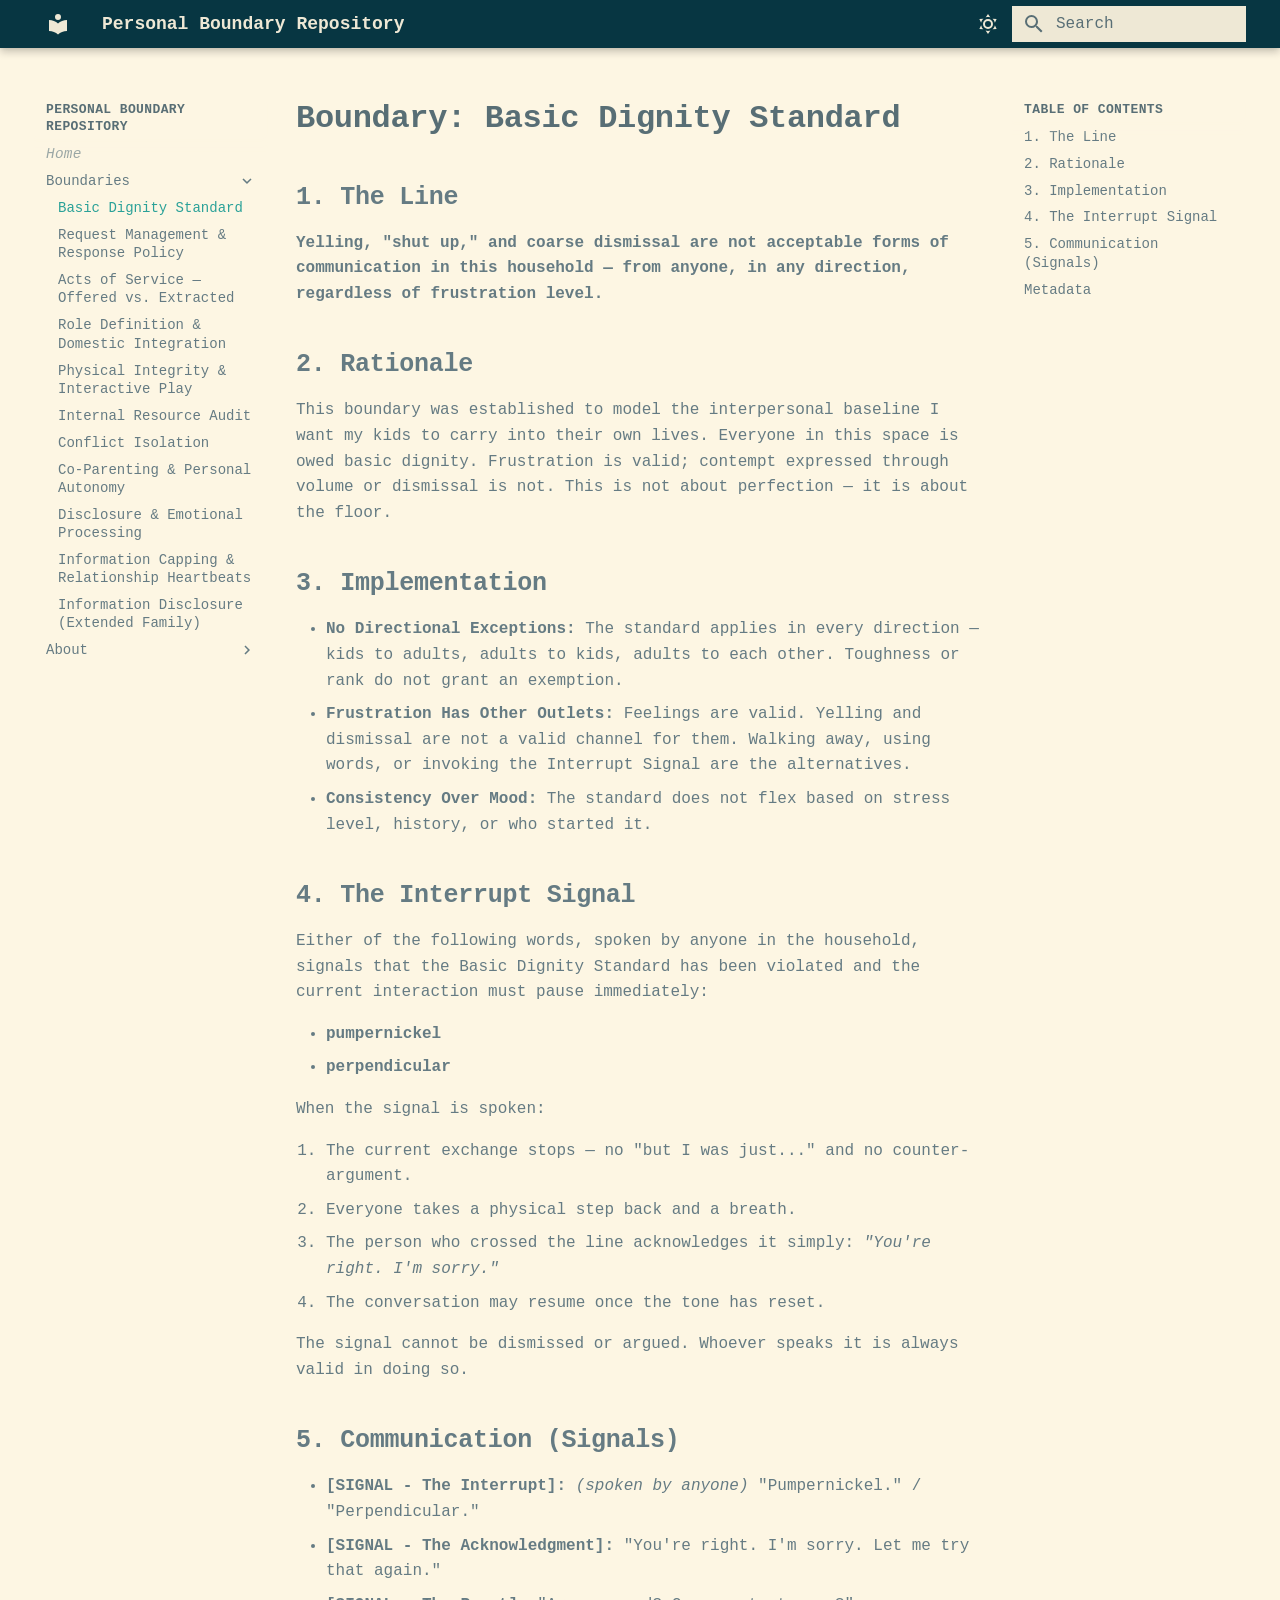
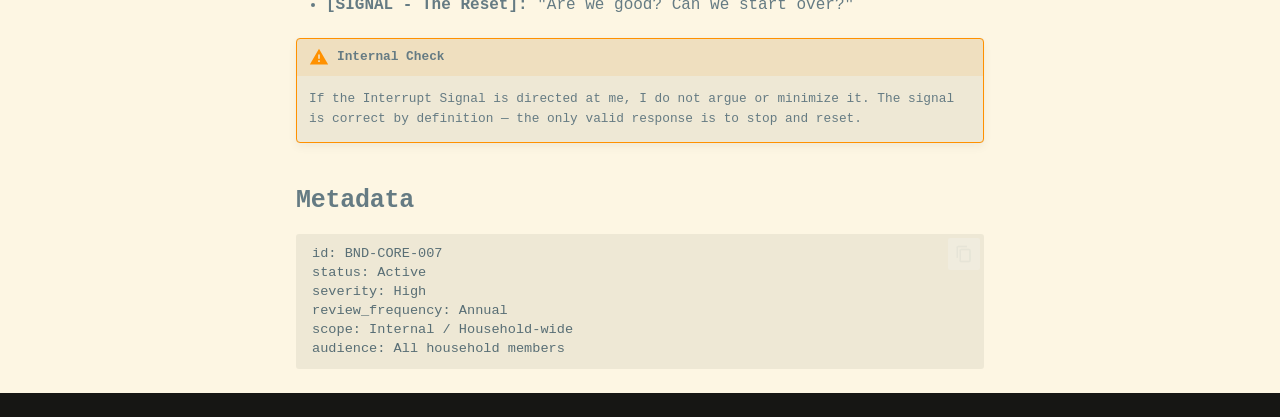
<file: basic-dignity-standard.html>
<!doctype html>
<html lang="en" class="no-js">
  <head>
    
      <meta charset="utf-8">
      <meta name="viewport" content="width=device-width,initial-scale=1">
      
      
      
        <link rel="canonical" href="https://pcop00.github.io/personal-boundaries/basic-dignity-standard.html">
      
      
        <link rel="prev" href="index.html">
      
      
        <link rel="next" href="request-management-and-response-policy.html">
      
      
        
      
      
      <link rel="icon" href="assets/images/favicon.png">
      <meta name="generator" content="mkdocs-1.6.1, mkdocs-material-9.7.6">
    
    
      
        <title>Basic Dignity Standard - Personal Boundary Repository</title>
      
    
    
      <link rel="stylesheet" href="assets/stylesheets/main.484c7ddc.min.css">
      
        
        <link rel="stylesheet" href="assets/stylesheets/palette.ab4e12ef.min.css">
      
      


    
    
      
    
    
      
        
        
        <link rel="preconnect" href="https://fonts.gstatic.com" crossorigin>
        <link rel="stylesheet" href="https://fonts.googleapis.com/css?family=Roboto:300,300i,400,400i,700,700i%7CRoboto+Mono:400,400i,700,700i&display=fallback">
        <style>:root{--md-text-font:"Roboto";--md-code-font:"Roboto Mono"}</style>
      
    
    
      <link rel="stylesheet" href="stylesheets/solarized.css">
    
    <script>__md_scope=new URL(".",location),__md_hash=e=>[...e].reduce(((e,_)=>(e<<5)-e+_.charCodeAt(0)),0),__md_get=(e,_=localStorage,t=__md_scope)=>JSON.parse(_.getItem(t.pathname+"."+e)),__md_set=(e,_,t=localStorage,a=__md_scope)=>{try{t.setItem(a.pathname+"."+e,JSON.stringify(_))}catch(e){}}</script>
    
      

    
    
  </head>
  
  
    
    
      
    
    
    
    
    <body dir="ltr" data-md-color-scheme="default" data-md-color-primary="indigo" data-md-color-accent="indigo">
  
    
    <input class="md-toggle" data-md-toggle="drawer" type="checkbox" id="__drawer" autocomplete="off">
    <input class="md-toggle" data-md-toggle="search" type="checkbox" id="__search" autocomplete="off">
    <label class="md-overlay" for="__drawer"></label>
    <div data-md-component="skip">
      
        
        <a href="#boundary-basic-dignity-standard" class="md-skip">
          Skip to content
        </a>
      
    </div>
    <div data-md-component="announce">
      
    </div>
    
    
      

  

<header class="md-header md-header--shadow" data-md-component="header">
  <nav class="md-header__inner md-grid" aria-label="Header">
    <a href="index.html" title="Personal Boundary Repository" class="md-header__button md-logo" aria-label="Personal Boundary Repository" data-md-component="logo">
      
  
  <svg xmlns="http://www.w3.org/2000/svg" viewBox="0 0 24 24"><path d="M12 8a3 3 0 0 0 3-3 3 3 0 0 0-3-3 3 3 0 0 0-3 3 3 3 0 0 0 3 3m0 3.54C9.64 9.35 6.5 8 3 8v11c3.5 0 6.64 1.35 9 3.54 2.36-2.19 5.5-3.54 9-3.54V8c-3.5 0-6.64 1.35-9 3.54"/></svg>

    </a>
    <label class="md-header__button md-icon" for="__drawer">
      
      <svg xmlns="http://www.w3.org/2000/svg" viewBox="0 0 24 24"><path d="M3 6h18v2H3zm0 5h18v2H3zm0 5h18v2H3z"/></svg>
    </label>
    <div class="md-header__title" data-md-component="header-title">
      <div class="md-header__ellipsis">
        <div class="md-header__topic">
          <span class="md-ellipsis">
            Personal Boundary Repository
          </span>
        </div>
        <div class="md-header__topic" data-md-component="header-topic">
          <span class="md-ellipsis">
            
              Basic Dignity Standard
            
          </span>
        </div>
      </div>
    </div>
    
      
        <form class="md-header__option" data-md-component="palette">
  
    
    
    
    <input class="md-option" data-md-color-media="" data-md-color-scheme="default" data-md-color-primary="indigo" data-md-color-accent="indigo"  aria-label="Switch to dark"  type="radio" name="__palette" id="__palette_0">
    
      <label class="md-header__button md-icon" title="Switch to dark" for="__palette_1" hidden>
        <svg xmlns="http://www.w3.org/2000/svg" viewBox="0 0 24 24"><path d="M12 7a5 5 0 0 1 5 5 5 5 0 0 1-5 5 5 5 0 0 1-5-5 5 5 0 0 1 5-5m0 2a3 3 0 0 0-3 3 3 3 0 0 0 3 3 3 3 0 0 0 3-3 3 3 0 0 0-3-3m0-7 2.39 3.42C13.65 5.15 12.84 5 12 5s-1.65.15-2.39.42zM3.34 7l4.16-.35A7.2 7.2 0 0 0 5.94 8.5c-.44.74-.69 1.5-.83 2.29zm.02 10 1.76-3.77a7.131 7.131 0 0 0 2.38 4.14zM20.65 7l-1.77 3.79a7.02 7.02 0 0 0-2.38-4.15zm-.01 10-4.14.36c.59-.51 1.12-1.14 1.54-1.86.42-.73.69-1.5.83-2.29zM12 22l-2.41-3.44c.74.27 1.55.44 2.41.44.82 0 1.63-.17 2.37-.44z"/></svg>
      </label>
    
  
    
    
    
    <input class="md-option" data-md-color-media="" data-md-color-scheme="slate" data-md-color-primary="indigo" data-md-color-accent="indigo"  aria-label="Switch to light"  type="radio" name="__palette" id="__palette_1">
    
      <label class="md-header__button md-icon" title="Switch to light" for="__palette_0" hidden>
        <svg xmlns="http://www.w3.org/2000/svg" viewBox="0 0 24 24"><path d="m17.75 4.09-2.53 1.94.91 3.06-2.63-1.81-2.63 1.81.91-3.06-2.53-1.94L12.44 4l1.06-3 1.06 3zm3.5 6.91-1.64 1.25.59 1.98-1.7-1.17-1.7 1.17.59-1.98L15.75 11l2.06-.05L18.5 9l.69 1.95zm-2.28 4.95c.83-.08 1.72 1.1 1.19 1.85-.32.45-.66.87-1.08 1.27C15.17 23 8.84 23 4.94 19.07c-3.91-3.9-3.91-10.24 0-14.14.4-.4.82-.76 1.27-1.08.75-.53 1.93.36 1.85 1.19-.27 2.86.69 5.83 2.89 8.02a9.96 9.96 0 0 0 8.02 2.89m-1.64 2.02a12.08 12.08 0 0 1-7.8-3.47c-2.17-2.19-3.33-5-3.49-7.82-2.81 3.14-2.7 7.96.31 10.98 3.02 3.01 7.84 3.12 10.98.31"/></svg>
      </label>
    
  
</form>
      
    
    
      <script>var palette=__md_get("__palette");if(palette&&palette.color){if("(prefers-color-scheme)"===palette.color.media){var media=matchMedia("(prefers-color-scheme: light)"),input=document.querySelector(media.matches?"[data-md-color-media='(prefers-color-scheme: light)']":"[data-md-color-media='(prefers-color-scheme: dark)']");palette.color.media=input.getAttribute("data-md-color-media"),palette.color.scheme=input.getAttribute("data-md-color-scheme"),palette.color.primary=input.getAttribute("data-md-color-primary"),palette.color.accent=input.getAttribute("data-md-color-accent")}for(var[key,value]of Object.entries(palette.color))document.body.setAttribute("data-md-color-"+key,value)}</script>
    
    
    
      
      
        <label class="md-header__button md-icon" for="__search">
          
          <svg xmlns="http://www.w3.org/2000/svg" viewBox="0 0 24 24"><path d="M9.5 3A6.5 6.5 0 0 1 16 9.5c0 1.61-.59 3.09-1.56 4.23l.27.27h.79l5 5-1.5 1.5-5-5v-.79l-.27-.27A6.52 6.52 0 0 1 9.5 16 6.5 6.5 0 0 1 3 9.5 6.5 6.5 0 0 1 9.5 3m0 2C7 5 5 7 5 9.5S7 14 9.5 14 14 12 14 9.5 12 5 9.5 5"/></svg>
        </label>
        <div class="md-search" data-md-component="search" role="dialog">
  <label class="md-search__overlay" for="__search"></label>
  <div class="md-search__inner" role="search">
    <form class="md-search__form" name="search">
      <input type="text" class="md-search__input" name="query" aria-label="Search" placeholder="Search" autocapitalize="off" autocorrect="off" autocomplete="off" spellcheck="false" data-md-component="search-query" required>
      <label class="md-search__icon md-icon" for="__search">
        
        <svg xmlns="http://www.w3.org/2000/svg" viewBox="0 0 24 24"><path d="M9.5 3A6.5 6.5 0 0 1 16 9.5c0 1.61-.59 3.09-1.56 4.23l.27.27h.79l5 5-1.5 1.5-5-5v-.79l-.27-.27A6.52 6.52 0 0 1 9.5 16 6.5 6.5 0 0 1 3 9.5 6.5 6.5 0 0 1 9.5 3m0 2C7 5 5 7 5 9.5S7 14 9.5 14 14 12 14 9.5 12 5 9.5 5"/></svg>
        
        <svg xmlns="http://www.w3.org/2000/svg" viewBox="0 0 24 24"><path d="M20 11v2H8l5.5 5.5-1.42 1.42L4.16 12l7.92-7.92L13.5 5.5 8 11z"/></svg>
      </label>
      <nav class="md-search__options" aria-label="Search">
        
        <button type="reset" class="md-search__icon md-icon" title="Clear" aria-label="Clear" tabindex="-1">
          
          <svg xmlns="http://www.w3.org/2000/svg" viewBox="0 0 24 24"><path d="M19 6.41 17.59 5 12 10.59 6.41 5 5 6.41 10.59 12 5 17.59 6.41 19 12 13.41 17.59 19 19 17.59 13.41 12z"/></svg>
        </button>
      </nav>
      
        <div class="md-search__suggest" data-md-component="search-suggest"></div>
      
    </form>
    <div class="md-search__output">
      <div class="md-search__scrollwrap" tabindex="0" data-md-scrollfix>
        <div class="md-search-result" data-md-component="search-result">
          <div class="md-search-result__meta">
            Initializing search
          </div>
          <ol class="md-search-result__list" role="presentation"></ol>
        </div>
      </div>
    </div>
  </div>
</div>
      
    
    
  </nav>
  
</header>
    
    <div class="md-container" data-md-component="container">
      
      
        
          
        
      
      <main class="md-main" data-md-component="main">
        <div class="md-main__inner md-grid">
          
            
              
              <div class="md-sidebar md-sidebar--primary" data-md-component="sidebar" data-md-type="navigation" >
                <div class="md-sidebar__scrollwrap">
                  <div class="md-sidebar__inner">
                    



<nav class="md-nav md-nav--primary" aria-label="Navigation" data-md-level="0">
  <label class="md-nav__title" for="__drawer">
    <a href="index.html" title="Personal Boundary Repository" class="md-nav__button md-logo" aria-label="Personal Boundary Repository" data-md-component="logo">
      
  
  <svg xmlns="http://www.w3.org/2000/svg" viewBox="0 0 24 24"><path d="M12 8a3 3 0 0 0 3-3 3 3 0 0 0-3-3 3 3 0 0 0-3 3 3 3 0 0 0 3 3m0 3.54C9.64 9.35 6.5 8 3 8v11c3.5 0 6.64 1.35 9 3.54 2.36-2.19 5.5-3.54 9-3.54V8c-3.5 0-6.64 1.35-9 3.54"/></svg>

    </a>
    Personal Boundary Repository
  </label>
  
  <ul class="md-nav__list" data-md-scrollfix>
    
      
      
  
  
  
  
    <li class="md-nav__item">
      <a href="index.html" class="md-nav__link">
        
  
  
  <span class="md-ellipsis">
    
  
    Home
  

    
  </span>
  
  

      </a>
    </li>
  

    
      
      
  
  
    
  
  
  
    
    
    
    
    
    <li class="md-nav__item md-nav__item--active md-nav__item--nested">
      
        
        
        <input class="md-nav__toggle md-toggle " type="checkbox" id="__nav_2" checked>
        
          
          <label class="md-nav__link" for="__nav_2" id="__nav_2_label" tabindex="0">
            
  
  
  <span class="md-ellipsis">
    
  
    Boundaries
  

    
  </span>
  
  

            <span class="md-nav__icon md-icon"></span>
          </label>
        
        <nav class="md-nav" data-md-level="1" aria-labelledby="__nav_2_label" aria-expanded="true">
          <label class="md-nav__title" for="__nav_2">
            <span class="md-nav__icon md-icon"></span>
            
  
    Boundaries
  

          </label>
          <ul class="md-nav__list" data-md-scrollfix>
            
              
                
  
  
    
  
  
  
    <li class="md-nav__item md-nav__item--active">
      
      <input class="md-nav__toggle md-toggle" type="checkbox" id="__toc">
      
      
        
      
      
        <label class="md-nav__link md-nav__link--active" for="__toc">
          
  
  
  <span class="md-ellipsis">
    
  
    Basic Dignity Standard
  

    
  </span>
  
  

          <span class="md-nav__icon md-icon"></span>
        </label>
      
      <a href="basic-dignity-standard.html" class="md-nav__link md-nav__link--active">
        
  
  
  <span class="md-ellipsis">
    
  
    Basic Dignity Standard
  

    
  </span>
  
  

      </a>
      
        

<nav class="md-nav md-nav--secondary" aria-label="Table of contents">
  
  
  
    
  
  
    <label class="md-nav__title" for="__toc">
      <span class="md-nav__icon md-icon"></span>
      Table of contents
    </label>
    <ul class="md-nav__list" data-md-component="toc" data-md-scrollfix>
      
        <li class="md-nav__item">
  <a href="#1-the-line" class="md-nav__link">
    <span class="md-ellipsis">
      
        1. The Line
      
    </span>
  </a>
  
</li>
      
        <li class="md-nav__item">
  <a href="#2-rationale" class="md-nav__link">
    <span class="md-ellipsis">
      
        2. Rationale
      
    </span>
  </a>
  
</li>
      
        <li class="md-nav__item">
  <a href="#3-implementation" class="md-nav__link">
    <span class="md-ellipsis">
      
        3. Implementation
      
    </span>
  </a>
  
</li>
      
        <li class="md-nav__item">
  <a href="#4-the-interrupt-signal" class="md-nav__link">
    <span class="md-ellipsis">
      
        4. The Interrupt Signal
      
    </span>
  </a>
  
</li>
      
        <li class="md-nav__item">
  <a href="#5-communication-signals" class="md-nav__link">
    <span class="md-ellipsis">
      
        5. Communication (Signals)
      
    </span>
  </a>
  
</li>
      
        <li class="md-nav__item">
  <a href="#metadata" class="md-nav__link">
    <span class="md-ellipsis">
      
        Metadata
      
    </span>
  </a>
  
</li>
      
    </ul>
  
</nav>
      
    </li>
  

              
            
              
                
  
  
  
  
    <li class="md-nav__item">
      <a href="request-management-and-response-policy.html" class="md-nav__link">
        
  
  
  <span class="md-ellipsis">
    
  
    Request Management & Response Policy
  

    
  </span>
  
  

      </a>
    </li>
  

              
            
              
                
  
  
  
  
    <li class="md-nav__item">
      <a href="acts-of-service-integrity.html" class="md-nav__link">
        
  
  
  <span class="md-ellipsis">
    
  
    Acts of Service — Offered vs. Extracted
  

    
  </span>
  
  

      </a>
    </li>
  

              
            
              
                
  
  
  
  
    <li class="md-nav__item">
      <a href="role-definition-and-domestic-integration.html" class="md-nav__link">
        
  
  
  <span class="md-ellipsis">
    
  
    Role Definition & Domestic Integration
  

    
  </span>
  
  

      </a>
    </li>
  

              
            
              
                
  
  
  
  
    <li class="md-nav__item">
      <a href="physical-integrity-and-interactive-play.html" class="md-nav__link">
        
  
  
  <span class="md-ellipsis">
    
  
    Physical Integrity & Interactive Play
  

    
  </span>
  
  

      </a>
    </li>
  

              
            
              
                
  
  
  
  
    <li class="md-nav__item">
      <a href="internal-resource-audit.html" class="md-nav__link">
        
  
  
  <span class="md-ellipsis">
    
  
    Internal Resource Audit
  

    
  </span>
  
  

      </a>
    </li>
  

              
            
              
                
  
  
  
  
    <li class="md-nav__item">
      <a href="conflict-isolation.html" class="md-nav__link">
        
  
  
  <span class="md-ellipsis">
    
  
    Conflict Isolation
  

    
  </span>
  
  

      </a>
    </li>
  

              
            
              
                
  
  
  
  
    <li class="md-nav__item">
      <a href="co-parenting-and-personal-autonomy.html" class="md-nav__link">
        
  
  
  <span class="md-ellipsis">
    
  
    Co-Parenting & Personal Autonomy
  

    
  </span>
  
  

      </a>
    </li>
  

              
            
              
                
  
  
  
  
    <li class="md-nav__item">
      <a href="disclosure-and-emotional-processing.html" class="md-nav__link">
        
  
  
  <span class="md-ellipsis">
    
  
    Disclosure & Emotional Processing
  

    
  </span>
  
  

      </a>
    </li>
  

              
            
              
                
  
  
  
  
    <li class="md-nav__item">
      <a href="information-capping-and-relationship-heartbeats.html" class="md-nav__link">
        
  
  
  <span class="md-ellipsis">
    
  
    Information Capping & Relationship Heartbeats
  

    
  </span>
  
  

      </a>
    </li>
  

              
            
              
                
  
  
  
  
    <li class="md-nav__item">
      <a href="information-disclosure-extended-family.html" class="md-nav__link">
        
  
  
  <span class="md-ellipsis">
    
  
    Information Disclosure (Extended Family)
  

    
  </span>
  
  

      </a>
    </li>
  

              
            
          </ul>
        </nav>
      
    </li>
  

    
      
      
  
  
  
  
    
    
    
    
    
    <li class="md-nav__item md-nav__item--nested">
      
        
        
        <input class="md-nav__toggle md-toggle " type="checkbox" id="__nav_3" >
        
          
          <label class="md-nav__link" for="__nav_3" id="__nav_3_label" tabindex="0">
            
  
  
  <span class="md-ellipsis">
    
  
    About
  

    
  </span>
  
  

            <span class="md-nav__icon md-icon"></span>
          </label>
        
        <nav class="md-nav" data-md-level="1" aria-labelledby="__nav_3_label" aria-expanded="false">
          <label class="md-nav__title" for="__nav_3">
            <span class="md-nav__icon md-icon"></span>
            
  
    About
  

          </label>
          <ul class="md-nav__list" data-md-scrollfix>
            
              
                
  
  
  
  
    <li class="md-nav__item">
      <a href="about/rationale.html" class="md-nav__link">
        
  
  
  <span class="md-ellipsis">
    
  
    Rationale
  

    
  </span>
  
  

      </a>
    </li>
  

              
            
              
                
  
  
  
  
    <li class="md-nav__item">
      <a href="about/style-guide.html" class="md-nav__link">
        
  
  
  <span class="md-ellipsis">
    
  
    Style Guide
  

    
  </span>
  
  

      </a>
    </li>
  

              
            
          </ul>
        </nav>
      
    </li>
  

    
  </ul>
</nav>
                  </div>
                </div>
              </div>
            
            
              
              <div class="md-sidebar md-sidebar--secondary" data-md-component="sidebar" data-md-type="toc" >
                <div class="md-sidebar__scrollwrap">
                  <div class="md-sidebar__inner">
                    

<nav class="md-nav md-nav--secondary" aria-label="Table of contents">
  
  
  
    
  
  
    <label class="md-nav__title" for="__toc">
      <span class="md-nav__icon md-icon"></span>
      Table of contents
    </label>
    <ul class="md-nav__list" data-md-component="toc" data-md-scrollfix>
      
        <li class="md-nav__item">
  <a href="#1-the-line" class="md-nav__link">
    <span class="md-ellipsis">
      
        1. The Line
      
    </span>
  </a>
  
</li>
      
        <li class="md-nav__item">
  <a href="#2-rationale" class="md-nav__link">
    <span class="md-ellipsis">
      
        2. Rationale
      
    </span>
  </a>
  
</li>
      
        <li class="md-nav__item">
  <a href="#3-implementation" class="md-nav__link">
    <span class="md-ellipsis">
      
        3. Implementation
      
    </span>
  </a>
  
</li>
      
        <li class="md-nav__item">
  <a href="#4-the-interrupt-signal" class="md-nav__link">
    <span class="md-ellipsis">
      
        4. The Interrupt Signal
      
    </span>
  </a>
  
</li>
      
        <li class="md-nav__item">
  <a href="#5-communication-signals" class="md-nav__link">
    <span class="md-ellipsis">
      
        5. Communication (Signals)
      
    </span>
  </a>
  
</li>
      
        <li class="md-nav__item">
  <a href="#metadata" class="md-nav__link">
    <span class="md-ellipsis">
      
        Metadata
      
    </span>
  </a>
  
</li>
      
    </ul>
  
</nav>
                  </div>
                </div>
              </div>
            
          
          
            <div class="md-content" data-md-component="content">
              
              <article class="md-content__inner md-typeset">
                
                  



<h1 id="boundary-basic-dignity-standard">Boundary: Basic Dignity Standard<a class="headerlink" href="#boundary-basic-dignity-standard" title="Permanent link">&para;</a></h1>
<h2 id="1-the-line">1. The Line<a class="headerlink" href="#1-the-line" title="Permanent link">&para;</a></h2>
<p><strong>Yelling, "shut up," and coarse dismissal are not acceptable forms of communication in this household — from anyone, in any direction, regardless of frustration level.</strong></p>
<h2 id="2-rationale">2. Rationale<a class="headerlink" href="#2-rationale" title="Permanent link">&para;</a></h2>
<p>This boundary was established to model the interpersonal baseline I want my kids to carry into their own lives. Everyone in this space is owed basic dignity. Frustration is valid; contempt expressed through volume or dismissal is not. This is not about perfection — it is about the floor.</p>
<h2 id="3-implementation">3. Implementation<a class="headerlink" href="#3-implementation" title="Permanent link">&para;</a></h2>
<ul>
<li><strong>No Directional Exceptions:</strong> The standard applies in every direction — kids to adults, adults to kids, adults to each other. Toughness or rank do not grant an exemption.</li>
<li><strong>Frustration Has Other Outlets:</strong> Feelings are valid. Yelling and dismissal are not a valid channel for them. Walking away, using words, or invoking the Interrupt Signal are the alternatives.</li>
<li><strong>Consistency Over Mood:</strong> The standard does not flex based on stress level, history, or who started it.</li>
</ul>
<h2 id="4-the-interrupt-signal">4. The Interrupt Signal<a class="headerlink" href="#4-the-interrupt-signal" title="Permanent link">&para;</a></h2>
<p>Either of the following words, spoken by anyone in the household, signals that the Basic Dignity Standard has been violated and the current interaction must pause immediately:</p>
<ul>
<li><strong>pumpernickel</strong></li>
<li><strong>perpendicular</strong></li>
</ul>
<p>When the signal is spoken:</p>
<ol>
<li>The current exchange stops — no "but I was just..." and no counter-argument.</li>
<li>Everyone takes a physical step back and a breath.</li>
<li>The person who crossed the line acknowledges it simply: <em>"You're right. I'm sorry."</em></li>
<li>The conversation may resume once the tone has reset.</li>
</ol>
<p>The signal cannot be dismissed or argued. Whoever speaks it is always valid in doing so.</p>
<h2 id="5-communication-signals">5. Communication (Signals)<a class="headerlink" href="#5-communication-signals" title="Permanent link">&para;</a></h2>
<ul>
<li><strong>[SIGNAL - The Interrupt]:</strong> <em>(spoken by anyone)</em> "Pumpernickel." / "Perpendicular."</li>
<li><strong>[SIGNAL - The Acknowledgment]:</strong> "You're right. I'm sorry. Let me try that again."</li>
<li><strong>[SIGNAL - The Reset]:</strong> "Are we good? Can we start over?"</li>
</ul>
<div class="admonition warning">
<p class="admonition-title">Internal Check</p>
<p>If the Interrupt Signal is directed at me, I do not argue or minimize it. The signal is correct by definition — the only valid response is to stop and reset.</p>
</div>
<h2 id="metadata">Metadata<a class="headerlink" href="#metadata" title="Permanent link">&para;</a></h2>
<pre><code class="language-yaml">id: BND-CORE-007
status: Active
severity: High
review_frequency: Annual
scope: Internal / Household-wide
audience: All household members
</code></pre>












                
              </article>
            </div>
          
          
<script>var target=document.getElementById(location.hash.slice(1));target&&target.name&&(target.checked=target.name.startsWith("__tabbed_"))</script>
        </div>
        
          <button type="button" class="md-top md-icon" data-md-component="top" hidden>
  
  <svg xmlns="http://www.w3.org/2000/svg" viewBox="0 0 24 24"><path d="M13 20h-2V8l-5.5 5.5-1.42-1.42L12 4.16l7.92 7.92-1.42 1.42L13 8z"/></svg>
  Back to top
</button>
        
      </main>
      
        <footer class="md-footer">
  
  <div class="md-footer-meta md-typeset">
    <div class="md-footer-meta__inner md-grid">
      <div class="md-copyright">
  
  
</div>
      
    </div>
  </div>
</footer>
      
    </div>
    <div class="md-dialog" data-md-component="dialog">
      <div class="md-dialog__inner md-typeset"></div>
    </div>
    
    
    
      
      
      <script id="__config" type="application/json">{"annotate": null, "base": ".", "features": ["navigation.top", "search.highlight", "search.suggest", "toc.follow", "content.code.copy"], "search": "assets/javascripts/workers/search.2c215733.min.js", "tags": null, "translations": {"clipboard.copied": "Copied to clipboard", "clipboard.copy": "Copy to clipboard", "search.result.more.one": "1 more on this page", "search.result.more.other": "# more on this page", "search.result.none": "No matching documents", "search.result.one": "1 matching document", "search.result.other": "# matching documents", "search.result.placeholder": "Type to start searching", "search.result.term.missing": "Missing", "select.version": "Select version"}, "version": null}</script>
    
    
      <script src="assets/javascripts/bundle.79ae519e.min.js"></script>
      
    
  </body>
</html>
</file>
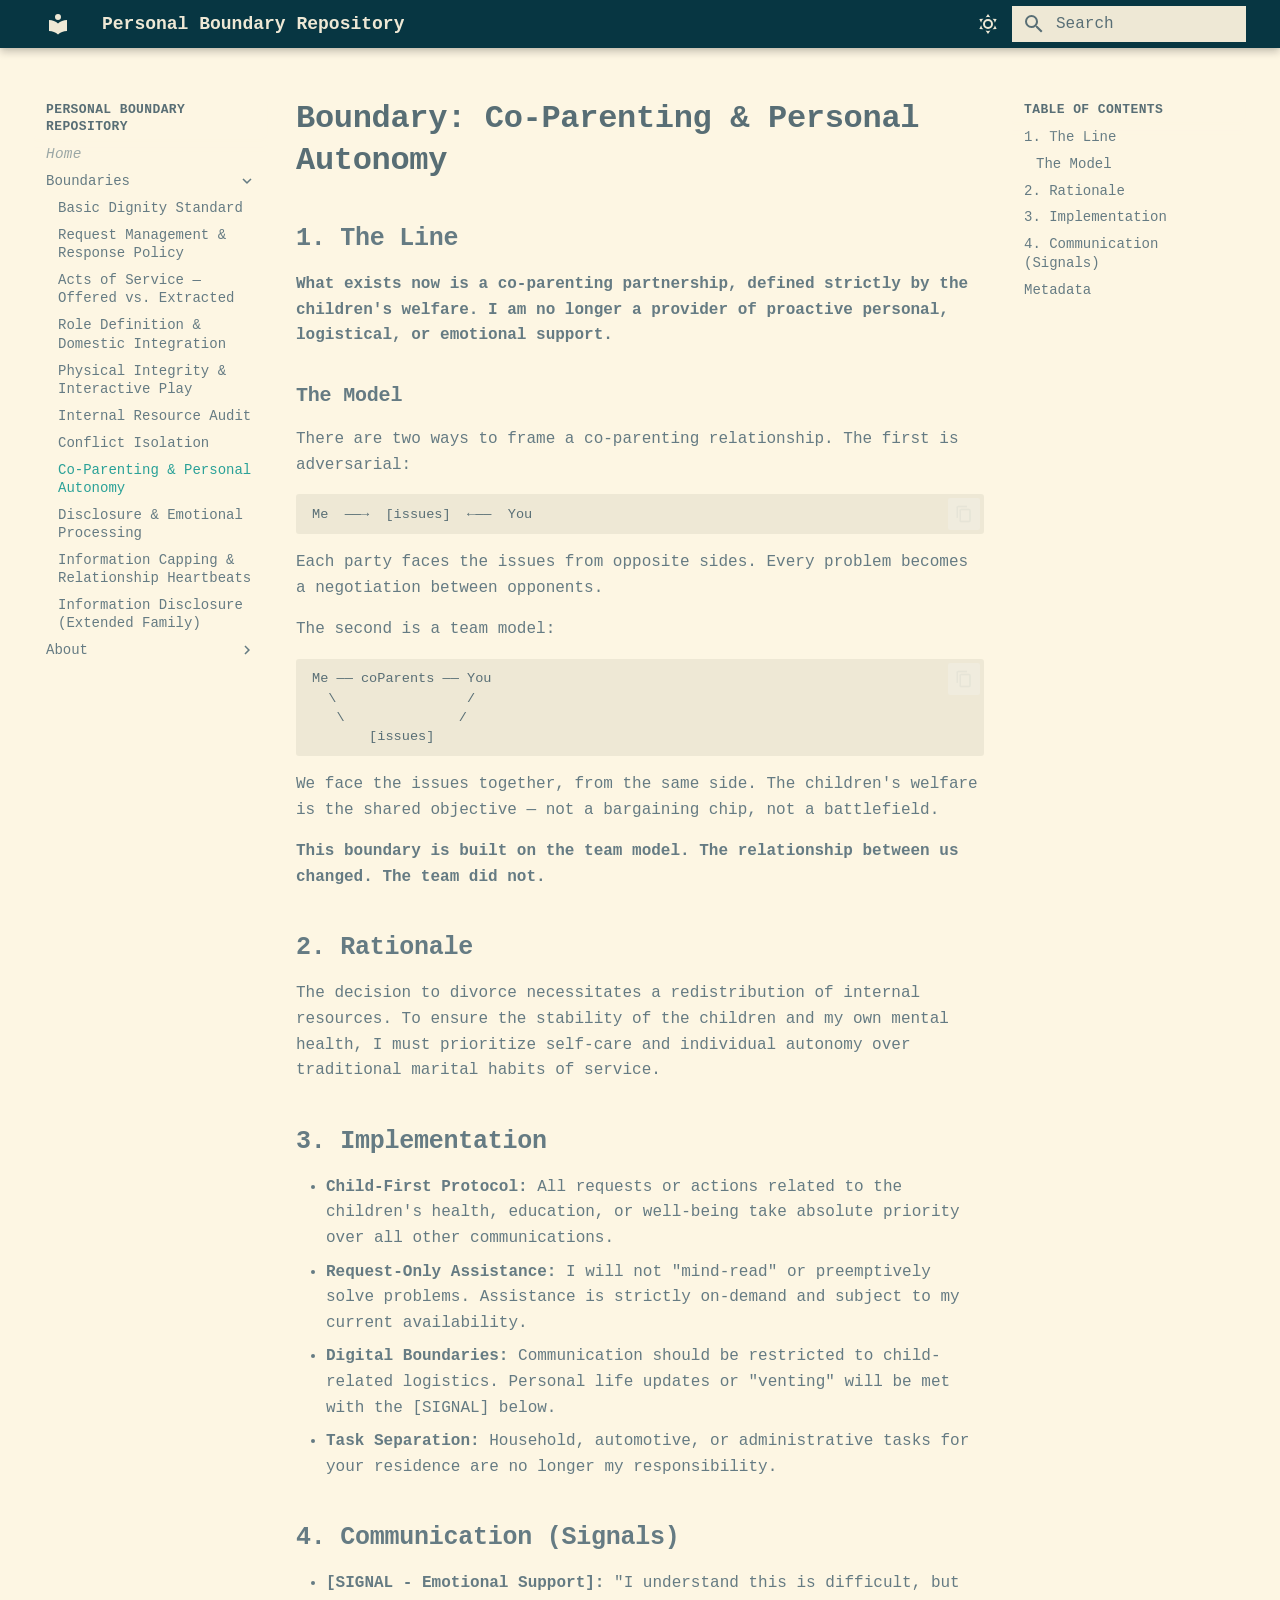
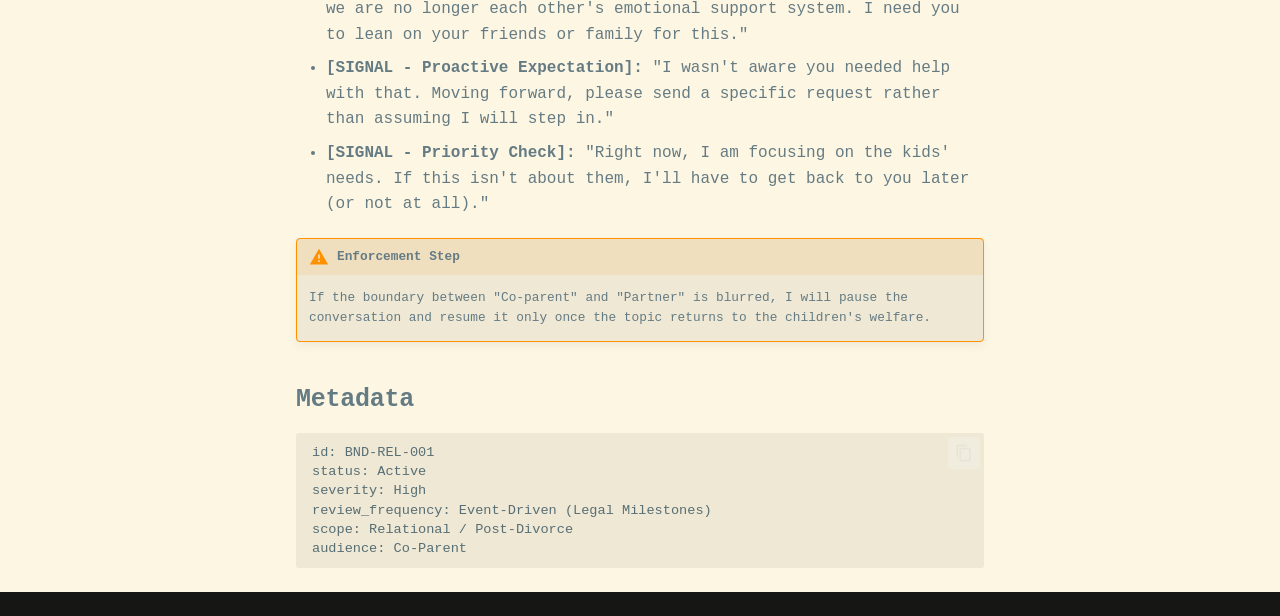
<file: co-parenting-and-personal-autonomy.html>
<!doctype html>
<html lang="en" class="no-js">
  <head>
    
      <meta charset="utf-8">
      <meta name="viewport" content="width=device-width,initial-scale=1">
      
      
      
        <link rel="canonical" href="https://pcop00.github.io/personal-boundaries/co-parenting-and-personal-autonomy.html">
      
      
        <link rel="prev" href="conflict-isolation.html">
      
      
        <link rel="next" href="disclosure-and-emotional-processing.html">
      
      
        
      
      
      <link rel="icon" href="assets/images/favicon.png">
      <meta name="generator" content="mkdocs-1.6.1, mkdocs-material-9.7.6">
    
    
      
        <title>Co-Parenting & Personal Autonomy - Personal Boundary Repository</title>
      
    
    
      <link rel="stylesheet" href="assets/stylesheets/main.484c7ddc.min.css">
      
        
        <link rel="stylesheet" href="assets/stylesheets/palette.ab4e12ef.min.css">
      
      


    
    
      
    
    
      
        
        
        <link rel="preconnect" href="https://fonts.gstatic.com" crossorigin>
        <link rel="stylesheet" href="https://fonts.googleapis.com/css?family=Roboto:300,300i,400,400i,700,700i%7CRoboto+Mono:400,400i,700,700i&display=fallback">
        <style>:root{--md-text-font:"Roboto";--md-code-font:"Roboto Mono"}</style>
      
    
    
      <link rel="stylesheet" href="stylesheets/solarized.css">
    
    <script>__md_scope=new URL(".",location),__md_hash=e=>[...e].reduce(((e,_)=>(e<<5)-e+_.charCodeAt(0)),0),__md_get=(e,_=localStorage,t=__md_scope)=>JSON.parse(_.getItem(t.pathname+"."+e)),__md_set=(e,_,t=localStorage,a=__md_scope)=>{try{t.setItem(a.pathname+"."+e,JSON.stringify(_))}catch(e){}}</script>
    
      

    
    
  </head>
  
  
    
    
      
    
    
    
    
    <body dir="ltr" data-md-color-scheme="default" data-md-color-primary="indigo" data-md-color-accent="indigo">
  
    
    <input class="md-toggle" data-md-toggle="drawer" type="checkbox" id="__drawer" autocomplete="off">
    <input class="md-toggle" data-md-toggle="search" type="checkbox" id="__search" autocomplete="off">
    <label class="md-overlay" for="__drawer"></label>
    <div data-md-component="skip">
      
        
        <a href="#boundary-co-parenting-personal-autonomy" class="md-skip">
          Skip to content
        </a>
      
    </div>
    <div data-md-component="announce">
      
    </div>
    
    
      

  

<header class="md-header md-header--shadow" data-md-component="header">
  <nav class="md-header__inner md-grid" aria-label="Header">
    <a href="index.html" title="Personal Boundary Repository" class="md-header__button md-logo" aria-label="Personal Boundary Repository" data-md-component="logo">
      
  
  <svg xmlns="http://www.w3.org/2000/svg" viewBox="0 0 24 24"><path d="M12 8a3 3 0 0 0 3-3 3 3 0 0 0-3-3 3 3 0 0 0-3 3 3 3 0 0 0 3 3m0 3.54C9.64 9.35 6.5 8 3 8v11c3.5 0 6.64 1.35 9 3.54 2.36-2.19 5.5-3.54 9-3.54V8c-3.5 0-6.64 1.35-9 3.54"/></svg>

    </a>
    <label class="md-header__button md-icon" for="__drawer">
      
      <svg xmlns="http://www.w3.org/2000/svg" viewBox="0 0 24 24"><path d="M3 6h18v2H3zm0 5h18v2H3zm0 5h18v2H3z"/></svg>
    </label>
    <div class="md-header__title" data-md-component="header-title">
      <div class="md-header__ellipsis">
        <div class="md-header__topic">
          <span class="md-ellipsis">
            Personal Boundary Repository
          </span>
        </div>
        <div class="md-header__topic" data-md-component="header-topic">
          <span class="md-ellipsis">
            
              Co-Parenting & Personal Autonomy
            
          </span>
        </div>
      </div>
    </div>
    
      
        <form class="md-header__option" data-md-component="palette">
  
    
    
    
    <input class="md-option" data-md-color-media="" data-md-color-scheme="default" data-md-color-primary="indigo" data-md-color-accent="indigo"  aria-label="Switch to dark"  type="radio" name="__palette" id="__palette_0">
    
      <label class="md-header__button md-icon" title="Switch to dark" for="__palette_1" hidden>
        <svg xmlns="http://www.w3.org/2000/svg" viewBox="0 0 24 24"><path d="M12 7a5 5 0 0 1 5 5 5 5 0 0 1-5 5 5 5 0 0 1-5-5 5 5 0 0 1 5-5m0 2a3 3 0 0 0-3 3 3 3 0 0 0 3 3 3 3 0 0 0 3-3 3 3 0 0 0-3-3m0-7 2.39 3.42C13.65 5.15 12.84 5 12 5s-1.65.15-2.39.42zM3.34 7l4.16-.35A7.2 7.2 0 0 0 5.94 8.5c-.44.74-.69 1.5-.83 2.29zm.02 10 1.76-3.77a7.131 7.131 0 0 0 2.38 4.14zM20.65 7l-1.77 3.79a7.02 7.02 0 0 0-2.38-4.15zm-.01 10-4.14.36c.59-.51 1.12-1.14 1.54-1.86.42-.73.69-1.5.83-2.29zM12 22l-2.41-3.44c.74.27 1.55.44 2.41.44.82 0 1.63-.17 2.37-.44z"/></svg>
      </label>
    
  
    
    
    
    <input class="md-option" data-md-color-media="" data-md-color-scheme="slate" data-md-color-primary="indigo" data-md-color-accent="indigo"  aria-label="Switch to light"  type="radio" name="__palette" id="__palette_1">
    
      <label class="md-header__button md-icon" title="Switch to light" for="__palette_0" hidden>
        <svg xmlns="http://www.w3.org/2000/svg" viewBox="0 0 24 24"><path d="m17.75 4.09-2.53 1.94.91 3.06-2.63-1.81-2.63 1.81.91-3.06-2.53-1.94L12.44 4l1.06-3 1.06 3zm3.5 6.91-1.64 1.25.59 1.98-1.7-1.17-1.7 1.17.59-1.98L15.75 11l2.06-.05L18.5 9l.69 1.95zm-2.28 4.95c.83-.08 1.72 1.1 1.19 1.85-.32.45-.66.87-1.08 1.27C15.17 23 8.84 23 4.94 19.07c-3.91-3.9-3.91-10.24 0-14.14.4-.4.82-.76 1.27-1.08.75-.53 1.93.36 1.85 1.19-.27 2.86.69 5.83 2.89 8.02a9.96 9.96 0 0 0 8.02 2.89m-1.64 2.02a12.08 12.08 0 0 1-7.8-3.47c-2.17-2.19-3.33-5-3.49-7.82-2.81 3.14-2.7 7.96.31 10.98 3.02 3.01 7.84 3.12 10.98.31"/></svg>
      </label>
    
  
</form>
      
    
    
      <script>var palette=__md_get("__palette");if(palette&&palette.color){if("(prefers-color-scheme)"===palette.color.media){var media=matchMedia("(prefers-color-scheme: light)"),input=document.querySelector(media.matches?"[data-md-color-media='(prefers-color-scheme: light)']":"[data-md-color-media='(prefers-color-scheme: dark)']");palette.color.media=input.getAttribute("data-md-color-media"),palette.color.scheme=input.getAttribute("data-md-color-scheme"),palette.color.primary=input.getAttribute("data-md-color-primary"),palette.color.accent=input.getAttribute("data-md-color-accent")}for(var[key,value]of Object.entries(palette.color))document.body.setAttribute("data-md-color-"+key,value)}</script>
    
    
    
      
      
        <label class="md-header__button md-icon" for="__search">
          
          <svg xmlns="http://www.w3.org/2000/svg" viewBox="0 0 24 24"><path d="M9.5 3A6.5 6.5 0 0 1 16 9.5c0 1.61-.59 3.09-1.56 4.23l.27.27h.79l5 5-1.5 1.5-5-5v-.79l-.27-.27A6.52 6.52 0 0 1 9.5 16 6.5 6.5 0 0 1 3 9.5 6.5 6.5 0 0 1 9.5 3m0 2C7 5 5 7 5 9.5S7 14 9.5 14 14 12 14 9.5 12 5 9.5 5"/></svg>
        </label>
        <div class="md-search" data-md-component="search" role="dialog">
  <label class="md-search__overlay" for="__search"></label>
  <div class="md-search__inner" role="search">
    <form class="md-search__form" name="search">
      <input type="text" class="md-search__input" name="query" aria-label="Search" placeholder="Search" autocapitalize="off" autocorrect="off" autocomplete="off" spellcheck="false" data-md-component="search-query" required>
      <label class="md-search__icon md-icon" for="__search">
        
        <svg xmlns="http://www.w3.org/2000/svg" viewBox="0 0 24 24"><path d="M9.5 3A6.5 6.5 0 0 1 16 9.5c0 1.61-.59 3.09-1.56 4.23l.27.27h.79l5 5-1.5 1.5-5-5v-.79l-.27-.27A6.52 6.52 0 0 1 9.5 16 6.5 6.5 0 0 1 3 9.5 6.5 6.5 0 0 1 9.5 3m0 2C7 5 5 7 5 9.5S7 14 9.5 14 14 12 14 9.5 12 5 9.5 5"/></svg>
        
        <svg xmlns="http://www.w3.org/2000/svg" viewBox="0 0 24 24"><path d="M20 11v2H8l5.5 5.5-1.42 1.42L4.16 12l7.92-7.92L13.5 5.5 8 11z"/></svg>
      </label>
      <nav class="md-search__options" aria-label="Search">
        
        <button type="reset" class="md-search__icon md-icon" title="Clear" aria-label="Clear" tabindex="-1">
          
          <svg xmlns="http://www.w3.org/2000/svg" viewBox="0 0 24 24"><path d="M19 6.41 17.59 5 12 10.59 6.41 5 5 6.41 10.59 12 5 17.59 6.41 19 12 13.41 17.59 19 19 17.59 13.41 12z"/></svg>
        </button>
      </nav>
      
        <div class="md-search__suggest" data-md-component="search-suggest"></div>
      
    </form>
    <div class="md-search__output">
      <div class="md-search__scrollwrap" tabindex="0" data-md-scrollfix>
        <div class="md-search-result" data-md-component="search-result">
          <div class="md-search-result__meta">
            Initializing search
          </div>
          <ol class="md-search-result__list" role="presentation"></ol>
        </div>
      </div>
    </div>
  </div>
</div>
      
    
    
  </nav>
  
</header>
    
    <div class="md-container" data-md-component="container">
      
      
        
          
        
      
      <main class="md-main" data-md-component="main">
        <div class="md-main__inner md-grid">
          
            
              
              <div class="md-sidebar md-sidebar--primary" data-md-component="sidebar" data-md-type="navigation" >
                <div class="md-sidebar__scrollwrap">
                  <div class="md-sidebar__inner">
                    



<nav class="md-nav md-nav--primary" aria-label="Navigation" data-md-level="0">
  <label class="md-nav__title" for="__drawer">
    <a href="index.html" title="Personal Boundary Repository" class="md-nav__button md-logo" aria-label="Personal Boundary Repository" data-md-component="logo">
      
  
  <svg xmlns="http://www.w3.org/2000/svg" viewBox="0 0 24 24"><path d="M12 8a3 3 0 0 0 3-3 3 3 0 0 0-3-3 3 3 0 0 0-3 3 3 3 0 0 0 3 3m0 3.54C9.64 9.35 6.5 8 3 8v11c3.5 0 6.64 1.35 9 3.54 2.36-2.19 5.5-3.54 9-3.54V8c-3.5 0-6.64 1.35-9 3.54"/></svg>

    </a>
    Personal Boundary Repository
  </label>
  
  <ul class="md-nav__list" data-md-scrollfix>
    
      
      
  
  
  
  
    <li class="md-nav__item">
      <a href="index.html" class="md-nav__link">
        
  
  
  <span class="md-ellipsis">
    
  
    Home
  

    
  </span>
  
  

      </a>
    </li>
  

    
      
      
  
  
    
  
  
  
    
    
    
    
    
    <li class="md-nav__item md-nav__item--active md-nav__item--nested">
      
        
        
        <input class="md-nav__toggle md-toggle " type="checkbox" id="__nav_2" checked>
        
          
          <label class="md-nav__link" for="__nav_2" id="__nav_2_label" tabindex="0">
            
  
  
  <span class="md-ellipsis">
    
  
    Boundaries
  

    
  </span>
  
  

            <span class="md-nav__icon md-icon"></span>
          </label>
        
        <nav class="md-nav" data-md-level="1" aria-labelledby="__nav_2_label" aria-expanded="true">
          <label class="md-nav__title" for="__nav_2">
            <span class="md-nav__icon md-icon"></span>
            
  
    Boundaries
  

          </label>
          <ul class="md-nav__list" data-md-scrollfix>
            
              
                
  
  
  
  
    <li class="md-nav__item">
      <a href="basic-dignity-standard.html" class="md-nav__link">
        
  
  
  <span class="md-ellipsis">
    
  
    Basic Dignity Standard
  

    
  </span>
  
  

      </a>
    </li>
  

              
            
              
                
  
  
  
  
    <li class="md-nav__item">
      <a href="request-management-and-response-policy.html" class="md-nav__link">
        
  
  
  <span class="md-ellipsis">
    
  
    Request Management & Response Policy
  

    
  </span>
  
  

      </a>
    </li>
  

              
            
              
                
  
  
  
  
    <li class="md-nav__item">
      <a href="acts-of-service-integrity.html" class="md-nav__link">
        
  
  
  <span class="md-ellipsis">
    
  
    Acts of Service — Offered vs. Extracted
  

    
  </span>
  
  

      </a>
    </li>
  

              
            
              
                
  
  
  
  
    <li class="md-nav__item">
      <a href="role-definition-and-domestic-integration.html" class="md-nav__link">
        
  
  
  <span class="md-ellipsis">
    
  
    Role Definition & Domestic Integration
  

    
  </span>
  
  

      </a>
    </li>
  

              
            
              
                
  
  
  
  
    <li class="md-nav__item">
      <a href="physical-integrity-and-interactive-play.html" class="md-nav__link">
        
  
  
  <span class="md-ellipsis">
    
  
    Physical Integrity & Interactive Play
  

    
  </span>
  
  

      </a>
    </li>
  

              
            
              
                
  
  
  
  
    <li class="md-nav__item">
      <a href="internal-resource-audit.html" class="md-nav__link">
        
  
  
  <span class="md-ellipsis">
    
  
    Internal Resource Audit
  

    
  </span>
  
  

      </a>
    </li>
  

              
            
              
                
  
  
  
  
    <li class="md-nav__item">
      <a href="conflict-isolation.html" class="md-nav__link">
        
  
  
  <span class="md-ellipsis">
    
  
    Conflict Isolation
  

    
  </span>
  
  

      </a>
    </li>
  

              
            
              
                
  
  
    
  
  
  
    <li class="md-nav__item md-nav__item--active">
      
      <input class="md-nav__toggle md-toggle" type="checkbox" id="__toc">
      
      
        
      
      
        <label class="md-nav__link md-nav__link--active" for="__toc">
          
  
  
  <span class="md-ellipsis">
    
  
    Co-Parenting & Personal Autonomy
  

    
  </span>
  
  

          <span class="md-nav__icon md-icon"></span>
        </label>
      
      <a href="co-parenting-and-personal-autonomy.html" class="md-nav__link md-nav__link--active">
        
  
  
  <span class="md-ellipsis">
    
  
    Co-Parenting & Personal Autonomy
  

    
  </span>
  
  

      </a>
      
        

<nav class="md-nav md-nav--secondary" aria-label="Table of contents">
  
  
  
    
  
  
    <label class="md-nav__title" for="__toc">
      <span class="md-nav__icon md-icon"></span>
      Table of contents
    </label>
    <ul class="md-nav__list" data-md-component="toc" data-md-scrollfix>
      
        <li class="md-nav__item">
  <a href="#1-the-line" class="md-nav__link">
    <span class="md-ellipsis">
      
        1. The Line
      
    </span>
  </a>
  
    <nav class="md-nav" aria-label="1. The Line">
      <ul class="md-nav__list">
        
          <li class="md-nav__item">
  <a href="#the-model" class="md-nav__link">
    <span class="md-ellipsis">
      
        The Model
      
    </span>
  </a>
  
</li>
        
      </ul>
    </nav>
  
</li>
      
        <li class="md-nav__item">
  <a href="#2-rationale" class="md-nav__link">
    <span class="md-ellipsis">
      
        2. Rationale
      
    </span>
  </a>
  
</li>
      
        <li class="md-nav__item">
  <a href="#3-implementation" class="md-nav__link">
    <span class="md-ellipsis">
      
        3. Implementation
      
    </span>
  </a>
  
</li>
      
        <li class="md-nav__item">
  <a href="#4-communication-signals" class="md-nav__link">
    <span class="md-ellipsis">
      
        4. Communication (Signals)
      
    </span>
  </a>
  
</li>
      
        <li class="md-nav__item">
  <a href="#metadata" class="md-nav__link">
    <span class="md-ellipsis">
      
        Metadata
      
    </span>
  </a>
  
</li>
      
    </ul>
  
</nav>
      
    </li>
  

              
            
              
                
  
  
  
  
    <li class="md-nav__item">
      <a href="disclosure-and-emotional-processing.html" class="md-nav__link">
        
  
  
  <span class="md-ellipsis">
    
  
    Disclosure & Emotional Processing
  

    
  </span>
  
  

      </a>
    </li>
  

              
            
              
                
  
  
  
  
    <li class="md-nav__item">
      <a href="information-capping-and-relationship-heartbeats.html" class="md-nav__link">
        
  
  
  <span class="md-ellipsis">
    
  
    Information Capping & Relationship Heartbeats
  

    
  </span>
  
  

      </a>
    </li>
  

              
            
              
                
  
  
  
  
    <li class="md-nav__item">
      <a href="information-disclosure-extended-family.html" class="md-nav__link">
        
  
  
  <span class="md-ellipsis">
    
  
    Information Disclosure (Extended Family)
  

    
  </span>
  
  

      </a>
    </li>
  

              
            
          </ul>
        </nav>
      
    </li>
  

    
      
      
  
  
  
  
    
    
    
    
    
    <li class="md-nav__item md-nav__item--nested">
      
        
        
        <input class="md-nav__toggle md-toggle " type="checkbox" id="__nav_3" >
        
          
          <label class="md-nav__link" for="__nav_3" id="__nav_3_label" tabindex="0">
            
  
  
  <span class="md-ellipsis">
    
  
    About
  

    
  </span>
  
  

            <span class="md-nav__icon md-icon"></span>
          </label>
        
        <nav class="md-nav" data-md-level="1" aria-labelledby="__nav_3_label" aria-expanded="false">
          <label class="md-nav__title" for="__nav_3">
            <span class="md-nav__icon md-icon"></span>
            
  
    About
  

          </label>
          <ul class="md-nav__list" data-md-scrollfix>
            
              
                
  
  
  
  
    <li class="md-nav__item">
      <a href="about/rationale.html" class="md-nav__link">
        
  
  
  <span class="md-ellipsis">
    
  
    Rationale
  

    
  </span>
  
  

      </a>
    </li>
  

              
            
              
                
  
  
  
  
    <li class="md-nav__item">
      <a href="about/style-guide.html" class="md-nav__link">
        
  
  
  <span class="md-ellipsis">
    
  
    Style Guide
  

    
  </span>
  
  

      </a>
    </li>
  

              
            
          </ul>
        </nav>
      
    </li>
  

    
  </ul>
</nav>
                  </div>
                </div>
              </div>
            
            
              
              <div class="md-sidebar md-sidebar--secondary" data-md-component="sidebar" data-md-type="toc" >
                <div class="md-sidebar__scrollwrap">
                  <div class="md-sidebar__inner">
                    

<nav class="md-nav md-nav--secondary" aria-label="Table of contents">
  
  
  
    
  
  
    <label class="md-nav__title" for="__toc">
      <span class="md-nav__icon md-icon"></span>
      Table of contents
    </label>
    <ul class="md-nav__list" data-md-component="toc" data-md-scrollfix>
      
        <li class="md-nav__item">
  <a href="#1-the-line" class="md-nav__link">
    <span class="md-ellipsis">
      
        1. The Line
      
    </span>
  </a>
  
    <nav class="md-nav" aria-label="1. The Line">
      <ul class="md-nav__list">
        
          <li class="md-nav__item">
  <a href="#the-model" class="md-nav__link">
    <span class="md-ellipsis">
      
        The Model
      
    </span>
  </a>
  
</li>
        
      </ul>
    </nav>
  
</li>
      
        <li class="md-nav__item">
  <a href="#2-rationale" class="md-nav__link">
    <span class="md-ellipsis">
      
        2. Rationale
      
    </span>
  </a>
  
</li>
      
        <li class="md-nav__item">
  <a href="#3-implementation" class="md-nav__link">
    <span class="md-ellipsis">
      
        3. Implementation
      
    </span>
  </a>
  
</li>
      
        <li class="md-nav__item">
  <a href="#4-communication-signals" class="md-nav__link">
    <span class="md-ellipsis">
      
        4. Communication (Signals)
      
    </span>
  </a>
  
</li>
      
        <li class="md-nav__item">
  <a href="#metadata" class="md-nav__link">
    <span class="md-ellipsis">
      
        Metadata
      
    </span>
  </a>
  
</li>
      
    </ul>
  
</nav>
                  </div>
                </div>
              </div>
            
          
          
            <div class="md-content" data-md-component="content">
              
              <article class="md-content__inner md-typeset">
                
                  



<h1 id="boundary-co-parenting-personal-autonomy">Boundary: Co-Parenting &amp; Personal Autonomy<a class="headerlink" href="#boundary-co-parenting-personal-autonomy" title="Permanent link">&para;</a></h1>
<h2 id="1-the-line">1. The Line<a class="headerlink" href="#1-the-line" title="Permanent link">&para;</a></h2>
<p><strong>What exists now is a co-parenting partnership, defined strictly by the children's welfare. I am no longer a provider of proactive personal, logistical, or emotional support.</strong></p>
<h3 id="the-model">The Model<a class="headerlink" href="#the-model" title="Permanent link">&para;</a></h3>
<p>There are two ways to frame a co-parenting relationship. The first is adversarial:</p>
<pre><code>Me  ——→  [issues]  ←——  You
</code></pre>
<p>Each party faces the issues from opposite sides. Every problem becomes a negotiation between opponents.</p>
<p>The second is a team model:</p>
<pre><code>Me —— coParents —— You
  \                /
   \              /
       [issues]
</code></pre>
<p>We face the issues together, from the same side. The children's welfare is the shared objective — not a bargaining chip, not a battlefield.</p>
<p><strong>This boundary is built on the team model. The relationship between us changed. The team did not.</strong></p>
<h2 id="2-rationale">2. Rationale<a class="headerlink" href="#2-rationale" title="Permanent link">&para;</a></h2>
<p>The decision to divorce necessitates a redistribution of internal resources. To ensure the stability of the children and my own mental health, I must prioritize self-care and individual autonomy over traditional marital habits of service.</p>
<h2 id="3-implementation">3. Implementation<a class="headerlink" href="#3-implementation" title="Permanent link">&para;</a></h2>
<ul>
<li><strong>Child-First Protocol:</strong> All requests or actions related to the children's health, education, or well-being take absolute priority over all other communications.</li>
<li><strong>Request-Only Assistance:</strong> I will not "mind-read" or preemptively solve problems. Assistance is strictly on-demand and subject to my current availability.</li>
<li><strong>Digital Boundaries:</strong> Communication should be restricted to child-related logistics. Personal life updates or "venting" will be met with the [SIGNAL] below.</li>
<li><strong>Task Separation:</strong> Household, automotive, or administrative tasks for your residence are no longer my responsibility.</li>
</ul>
<h2 id="4-communication-signals">4. Communication (Signals)<a class="headerlink" href="#4-communication-signals" title="Permanent link">&para;</a></h2>
<ul>
<li><strong>[SIGNAL - Emotional Support]:</strong> "I understand this is difficult, but we are no longer each other's emotional support system. I need you to lean on your friends or family for this."</li>
<li><strong>[SIGNAL - Proactive Expectation]:</strong> "I wasn't aware you needed help with that. Moving forward, please send a specific request rather than assuming I will step in."</li>
<li><strong>[SIGNAL - Priority Check]:</strong> "Right now, I am focusing on the kids' needs. If this isn't about them, I'll have to get back to you later (or not at all)."</li>
</ul>
<div class="admonition warning">
<p class="admonition-title">Enforcement Step</p>
<p>If the boundary between "Co-parent" and "Partner" is blurred, I will pause the conversation and resume it only once the topic returns to the children's welfare.</p>
</div>
<h2 id="metadata">Metadata<a class="headerlink" href="#metadata" title="Permanent link">&para;</a></h2>
<pre><code class="language-yaml">id: BND-REL-001
status: Active
severity: High
review_frequency: Event-Driven (Legal Milestones)
scope: Relational / Post-Divorce
audience: Co-Parent
</code></pre>












                
              </article>
            </div>
          
          
<script>var target=document.getElementById(location.hash.slice(1));target&&target.name&&(target.checked=target.name.startsWith("__tabbed_"))</script>
        </div>
        
          <button type="button" class="md-top md-icon" data-md-component="top" hidden>
  
  <svg xmlns="http://www.w3.org/2000/svg" viewBox="0 0 24 24"><path d="M13 20h-2V8l-5.5 5.5-1.42-1.42L12 4.16l7.92 7.92-1.42 1.42L13 8z"/></svg>
  Back to top
</button>
        
      </main>
      
        <footer class="md-footer">
  
  <div class="md-footer-meta md-typeset">
    <div class="md-footer-meta__inner md-grid">
      <div class="md-copyright">
  
  
</div>
      
    </div>
  </div>
</footer>
      
    </div>
    <div class="md-dialog" data-md-component="dialog">
      <div class="md-dialog__inner md-typeset"></div>
    </div>
    
    
    
      
      
      <script id="__config" type="application/json">{"annotate": null, "base": ".", "features": ["navigation.top", "search.highlight", "search.suggest", "toc.follow", "content.code.copy"], "search": "assets/javascripts/workers/search.2c215733.min.js", "tags": null, "translations": {"clipboard.copied": "Copied to clipboard", "clipboard.copy": "Copy to clipboard", "search.result.more.one": "1 more on this page", "search.result.more.other": "# more on this page", "search.result.none": "No matching documents", "search.result.one": "1 matching document", "search.result.other": "# matching documents", "search.result.placeholder": "Type to start searching", "search.result.term.missing": "Missing", "select.version": "Select version"}, "version": null}</script>
    
    
      <script src="assets/javascripts/bundle.79ae519e.min.js"></script>
      
    
  </body>
</html>
</file>
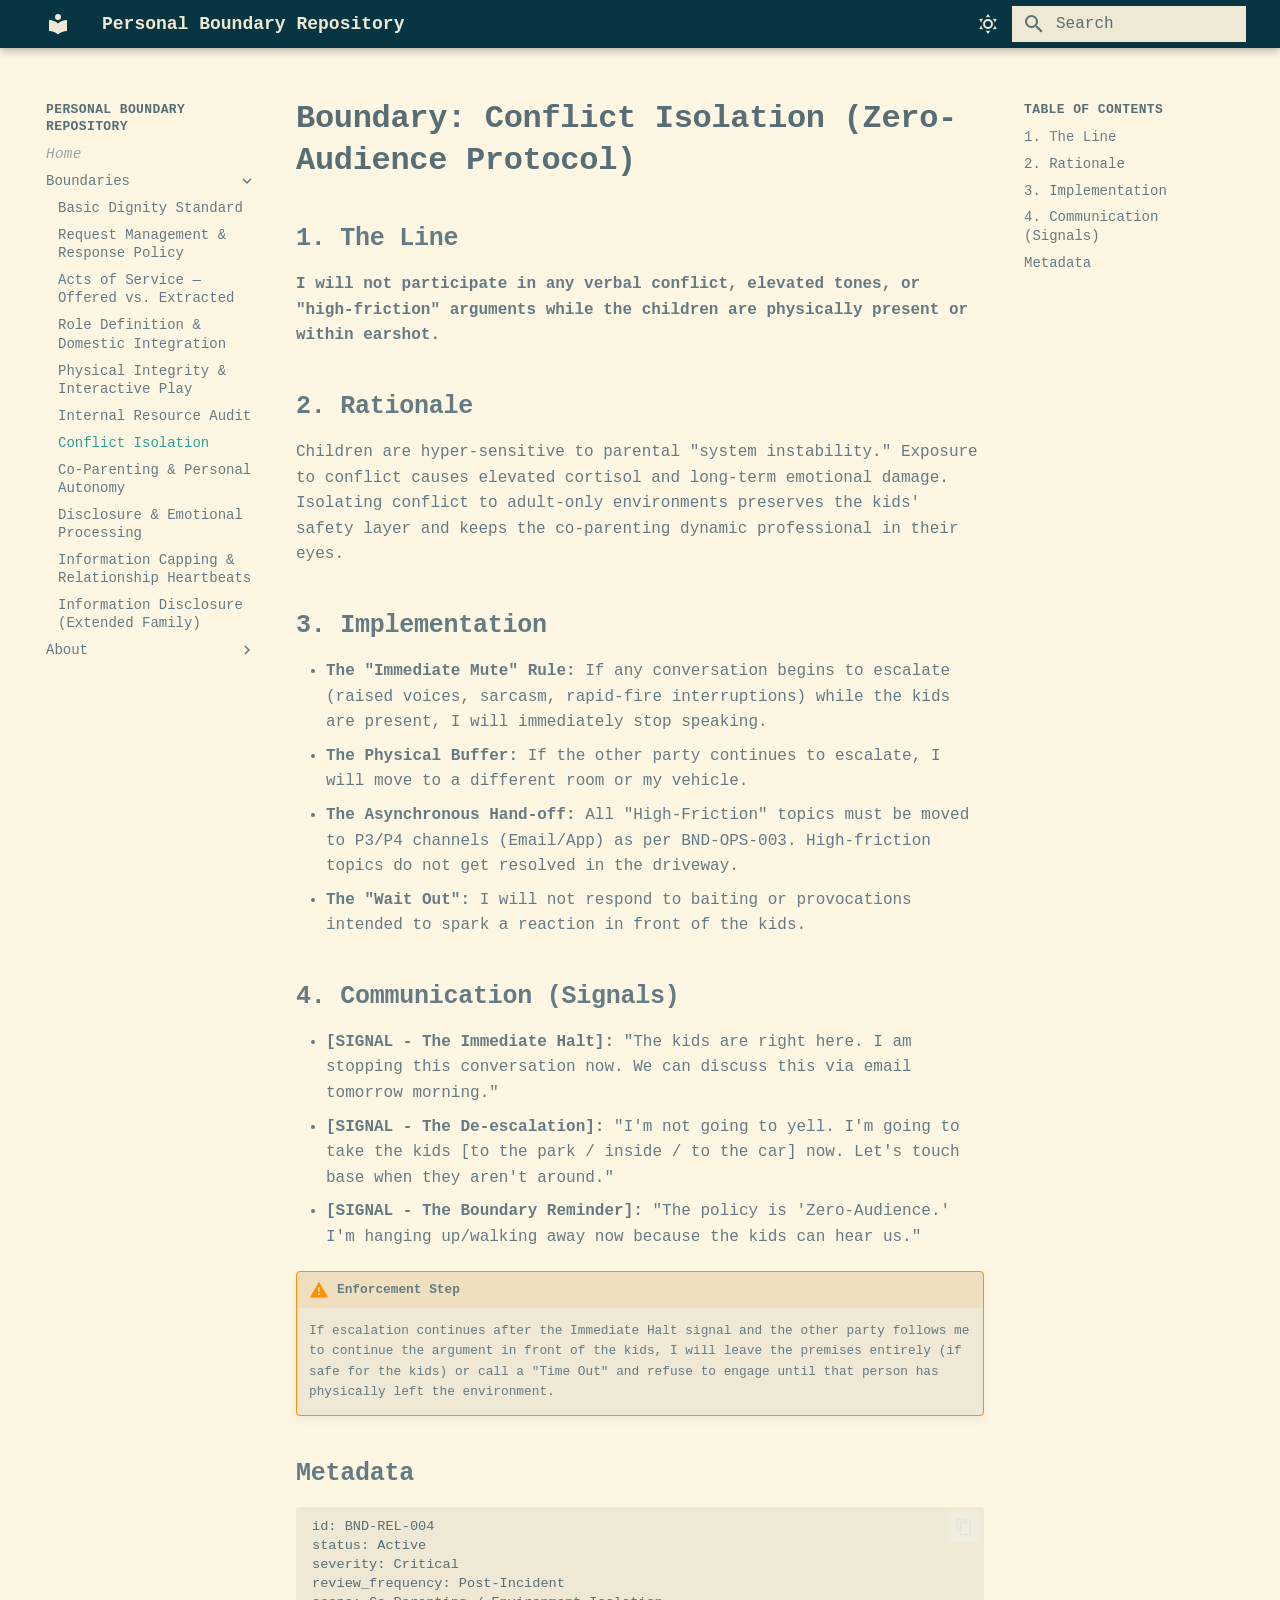
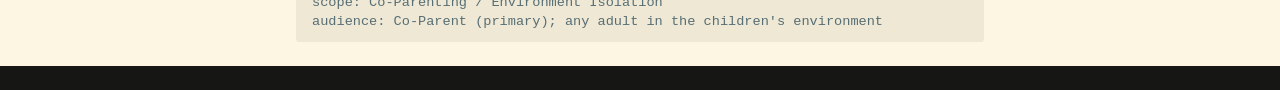
<file: conflict-isolation.html>
<!doctype html>
<html lang="en" class="no-js">
  <head>
    
      <meta charset="utf-8">
      <meta name="viewport" content="width=device-width,initial-scale=1">
      
      
      
        <link rel="canonical" href="https://pcop00.github.io/personal-boundaries/conflict-isolation.html">
      
      
        <link rel="prev" href="internal-resource-audit.html">
      
      
        <link rel="next" href="co-parenting-and-personal-autonomy.html">
      
      
        
      
      
      <link rel="icon" href="assets/images/favicon.png">
      <meta name="generator" content="mkdocs-1.6.1, mkdocs-material-9.7.6">
    
    
      
        <title>Conflict Isolation - Personal Boundary Repository</title>
      
    
    
      <link rel="stylesheet" href="assets/stylesheets/main.484c7ddc.min.css">
      
        
        <link rel="stylesheet" href="assets/stylesheets/palette.ab4e12ef.min.css">
      
      


    
    
      
    
    
      
        
        
        <link rel="preconnect" href="https://fonts.gstatic.com" crossorigin>
        <link rel="stylesheet" href="https://fonts.googleapis.com/css?family=Roboto:300,300i,400,400i,700,700i%7CRoboto+Mono:400,400i,700,700i&display=fallback">
        <style>:root{--md-text-font:"Roboto";--md-code-font:"Roboto Mono"}</style>
      
    
    
      <link rel="stylesheet" href="stylesheets/solarized.css">
    
    <script>__md_scope=new URL(".",location),__md_hash=e=>[...e].reduce(((e,_)=>(e<<5)-e+_.charCodeAt(0)),0),__md_get=(e,_=localStorage,t=__md_scope)=>JSON.parse(_.getItem(t.pathname+"."+e)),__md_set=(e,_,t=localStorage,a=__md_scope)=>{try{t.setItem(a.pathname+"."+e,JSON.stringify(_))}catch(e){}}</script>
    
      

    
    
  </head>
  
  
    
    
      
    
    
    
    
    <body dir="ltr" data-md-color-scheme="default" data-md-color-primary="indigo" data-md-color-accent="indigo">
  
    
    <input class="md-toggle" data-md-toggle="drawer" type="checkbox" id="__drawer" autocomplete="off">
    <input class="md-toggle" data-md-toggle="search" type="checkbox" id="__search" autocomplete="off">
    <label class="md-overlay" for="__drawer"></label>
    <div data-md-component="skip">
      
        
        <a href="#boundary-conflict-isolation-zero-audience-protocol" class="md-skip">
          Skip to content
        </a>
      
    </div>
    <div data-md-component="announce">
      
    </div>
    
    
      

  

<header class="md-header md-header--shadow" data-md-component="header">
  <nav class="md-header__inner md-grid" aria-label="Header">
    <a href="index.html" title="Personal Boundary Repository" class="md-header__button md-logo" aria-label="Personal Boundary Repository" data-md-component="logo">
      
  
  <svg xmlns="http://www.w3.org/2000/svg" viewBox="0 0 24 24"><path d="M12 8a3 3 0 0 0 3-3 3 3 0 0 0-3-3 3 3 0 0 0-3 3 3 3 0 0 0 3 3m0 3.54C9.64 9.35 6.5 8 3 8v11c3.5 0 6.64 1.35 9 3.54 2.36-2.19 5.5-3.54 9-3.54V8c-3.5 0-6.64 1.35-9 3.54"/></svg>

    </a>
    <label class="md-header__button md-icon" for="__drawer">
      
      <svg xmlns="http://www.w3.org/2000/svg" viewBox="0 0 24 24"><path d="M3 6h18v2H3zm0 5h18v2H3zm0 5h18v2H3z"/></svg>
    </label>
    <div class="md-header__title" data-md-component="header-title">
      <div class="md-header__ellipsis">
        <div class="md-header__topic">
          <span class="md-ellipsis">
            Personal Boundary Repository
          </span>
        </div>
        <div class="md-header__topic" data-md-component="header-topic">
          <span class="md-ellipsis">
            
              Conflict Isolation
            
          </span>
        </div>
      </div>
    </div>
    
      
        <form class="md-header__option" data-md-component="palette">
  
    
    
    
    <input class="md-option" data-md-color-media="" data-md-color-scheme="default" data-md-color-primary="indigo" data-md-color-accent="indigo"  aria-label="Switch to dark"  type="radio" name="__palette" id="__palette_0">
    
      <label class="md-header__button md-icon" title="Switch to dark" for="__palette_1" hidden>
        <svg xmlns="http://www.w3.org/2000/svg" viewBox="0 0 24 24"><path d="M12 7a5 5 0 0 1 5 5 5 5 0 0 1-5 5 5 5 0 0 1-5-5 5 5 0 0 1 5-5m0 2a3 3 0 0 0-3 3 3 3 0 0 0 3 3 3 3 0 0 0 3-3 3 3 0 0 0-3-3m0-7 2.39 3.42C13.65 5.15 12.84 5 12 5s-1.65.15-2.39.42zM3.34 7l4.16-.35A7.2 7.2 0 0 0 5.94 8.5c-.44.74-.69 1.5-.83 2.29zm.02 10 1.76-3.77a7.131 7.131 0 0 0 2.38 4.14zM20.65 7l-1.77 3.79a7.02 7.02 0 0 0-2.38-4.15zm-.01 10-4.14.36c.59-.51 1.12-1.14 1.54-1.86.42-.73.69-1.5.83-2.29zM12 22l-2.41-3.44c.74.27 1.55.44 2.41.44.82 0 1.63-.17 2.37-.44z"/></svg>
      </label>
    
  
    
    
    
    <input class="md-option" data-md-color-media="" data-md-color-scheme="slate" data-md-color-primary="indigo" data-md-color-accent="indigo"  aria-label="Switch to light"  type="radio" name="__palette" id="__palette_1">
    
      <label class="md-header__button md-icon" title="Switch to light" for="__palette_0" hidden>
        <svg xmlns="http://www.w3.org/2000/svg" viewBox="0 0 24 24"><path d="m17.75 4.09-2.53 1.94.91 3.06-2.63-1.81-2.63 1.81.91-3.06-2.53-1.94L12.44 4l1.06-3 1.06 3zm3.5 6.91-1.64 1.25.59 1.98-1.7-1.17-1.7 1.17.59-1.98L15.75 11l2.06-.05L18.5 9l.69 1.95zm-2.28 4.95c.83-.08 1.72 1.1 1.19 1.85-.32.45-.66.87-1.08 1.27C15.17 23 8.84 23 4.94 19.07c-3.91-3.9-3.91-10.24 0-14.14.4-.4.82-.76 1.27-1.08.75-.53 1.93.36 1.85 1.19-.27 2.86.69 5.83 2.89 8.02a9.96 9.96 0 0 0 8.02 2.89m-1.64 2.02a12.08 12.08 0 0 1-7.8-3.47c-2.17-2.19-3.33-5-3.49-7.82-2.81 3.14-2.7 7.96.31 10.98 3.02 3.01 7.84 3.12 10.98.31"/></svg>
      </label>
    
  
</form>
      
    
    
      <script>var palette=__md_get("__palette");if(palette&&palette.color){if("(prefers-color-scheme)"===palette.color.media){var media=matchMedia("(prefers-color-scheme: light)"),input=document.querySelector(media.matches?"[data-md-color-media='(prefers-color-scheme: light)']":"[data-md-color-media='(prefers-color-scheme: dark)']");palette.color.media=input.getAttribute("data-md-color-media"),palette.color.scheme=input.getAttribute("data-md-color-scheme"),palette.color.primary=input.getAttribute("data-md-color-primary"),palette.color.accent=input.getAttribute("data-md-color-accent")}for(var[key,value]of Object.entries(palette.color))document.body.setAttribute("data-md-color-"+key,value)}</script>
    
    
    
      
      
        <label class="md-header__button md-icon" for="__search">
          
          <svg xmlns="http://www.w3.org/2000/svg" viewBox="0 0 24 24"><path d="M9.5 3A6.5 6.5 0 0 1 16 9.5c0 1.61-.59 3.09-1.56 4.23l.27.27h.79l5 5-1.5 1.5-5-5v-.79l-.27-.27A6.52 6.52 0 0 1 9.5 16 6.5 6.5 0 0 1 3 9.5 6.5 6.5 0 0 1 9.5 3m0 2C7 5 5 7 5 9.5S7 14 9.5 14 14 12 14 9.5 12 5 9.5 5"/></svg>
        </label>
        <div class="md-search" data-md-component="search" role="dialog">
  <label class="md-search__overlay" for="__search"></label>
  <div class="md-search__inner" role="search">
    <form class="md-search__form" name="search">
      <input type="text" class="md-search__input" name="query" aria-label="Search" placeholder="Search" autocapitalize="off" autocorrect="off" autocomplete="off" spellcheck="false" data-md-component="search-query" required>
      <label class="md-search__icon md-icon" for="__search">
        
        <svg xmlns="http://www.w3.org/2000/svg" viewBox="0 0 24 24"><path d="M9.5 3A6.5 6.5 0 0 1 16 9.5c0 1.61-.59 3.09-1.56 4.23l.27.27h.79l5 5-1.5 1.5-5-5v-.79l-.27-.27A6.52 6.52 0 0 1 9.5 16 6.5 6.5 0 0 1 3 9.5 6.5 6.5 0 0 1 9.5 3m0 2C7 5 5 7 5 9.5S7 14 9.5 14 14 12 14 9.5 12 5 9.5 5"/></svg>
        
        <svg xmlns="http://www.w3.org/2000/svg" viewBox="0 0 24 24"><path d="M20 11v2H8l5.5 5.5-1.42 1.42L4.16 12l7.92-7.92L13.5 5.5 8 11z"/></svg>
      </label>
      <nav class="md-search__options" aria-label="Search">
        
        <button type="reset" class="md-search__icon md-icon" title="Clear" aria-label="Clear" tabindex="-1">
          
          <svg xmlns="http://www.w3.org/2000/svg" viewBox="0 0 24 24"><path d="M19 6.41 17.59 5 12 10.59 6.41 5 5 6.41 10.59 12 5 17.59 6.41 19 12 13.41 17.59 19 19 17.59 13.41 12z"/></svg>
        </button>
      </nav>
      
        <div class="md-search__suggest" data-md-component="search-suggest"></div>
      
    </form>
    <div class="md-search__output">
      <div class="md-search__scrollwrap" tabindex="0" data-md-scrollfix>
        <div class="md-search-result" data-md-component="search-result">
          <div class="md-search-result__meta">
            Initializing search
          </div>
          <ol class="md-search-result__list" role="presentation"></ol>
        </div>
      </div>
    </div>
  </div>
</div>
      
    
    
  </nav>
  
</header>
    
    <div class="md-container" data-md-component="container">
      
      
        
          
        
      
      <main class="md-main" data-md-component="main">
        <div class="md-main__inner md-grid">
          
            
              
              <div class="md-sidebar md-sidebar--primary" data-md-component="sidebar" data-md-type="navigation" >
                <div class="md-sidebar__scrollwrap">
                  <div class="md-sidebar__inner">
                    



<nav class="md-nav md-nav--primary" aria-label="Navigation" data-md-level="0">
  <label class="md-nav__title" for="__drawer">
    <a href="index.html" title="Personal Boundary Repository" class="md-nav__button md-logo" aria-label="Personal Boundary Repository" data-md-component="logo">
      
  
  <svg xmlns="http://www.w3.org/2000/svg" viewBox="0 0 24 24"><path d="M12 8a3 3 0 0 0 3-3 3 3 0 0 0-3-3 3 3 0 0 0-3 3 3 3 0 0 0 3 3m0 3.54C9.64 9.35 6.5 8 3 8v11c3.5 0 6.64 1.35 9 3.54 2.36-2.19 5.5-3.54 9-3.54V8c-3.5 0-6.64 1.35-9 3.54"/></svg>

    </a>
    Personal Boundary Repository
  </label>
  
  <ul class="md-nav__list" data-md-scrollfix>
    
      
      
  
  
  
  
    <li class="md-nav__item">
      <a href="index.html" class="md-nav__link">
        
  
  
  <span class="md-ellipsis">
    
  
    Home
  

    
  </span>
  
  

      </a>
    </li>
  

    
      
      
  
  
    
  
  
  
    
    
    
    
    
    <li class="md-nav__item md-nav__item--active md-nav__item--nested">
      
        
        
        <input class="md-nav__toggle md-toggle " type="checkbox" id="__nav_2" checked>
        
          
          <label class="md-nav__link" for="__nav_2" id="__nav_2_label" tabindex="0">
            
  
  
  <span class="md-ellipsis">
    
  
    Boundaries
  

    
  </span>
  
  

            <span class="md-nav__icon md-icon"></span>
          </label>
        
        <nav class="md-nav" data-md-level="1" aria-labelledby="__nav_2_label" aria-expanded="true">
          <label class="md-nav__title" for="__nav_2">
            <span class="md-nav__icon md-icon"></span>
            
  
    Boundaries
  

          </label>
          <ul class="md-nav__list" data-md-scrollfix>
            
              
                
  
  
  
  
    <li class="md-nav__item">
      <a href="basic-dignity-standard.html" class="md-nav__link">
        
  
  
  <span class="md-ellipsis">
    
  
    Basic Dignity Standard
  

    
  </span>
  
  

      </a>
    </li>
  

              
            
              
                
  
  
  
  
    <li class="md-nav__item">
      <a href="request-management-and-response-policy.html" class="md-nav__link">
        
  
  
  <span class="md-ellipsis">
    
  
    Request Management & Response Policy
  

    
  </span>
  
  

      </a>
    </li>
  

              
            
              
                
  
  
  
  
    <li class="md-nav__item">
      <a href="acts-of-service-integrity.html" class="md-nav__link">
        
  
  
  <span class="md-ellipsis">
    
  
    Acts of Service — Offered vs. Extracted
  

    
  </span>
  
  

      </a>
    </li>
  

              
            
              
                
  
  
  
  
    <li class="md-nav__item">
      <a href="role-definition-and-domestic-integration.html" class="md-nav__link">
        
  
  
  <span class="md-ellipsis">
    
  
    Role Definition & Domestic Integration
  

    
  </span>
  
  

      </a>
    </li>
  

              
            
              
                
  
  
  
  
    <li class="md-nav__item">
      <a href="physical-integrity-and-interactive-play.html" class="md-nav__link">
        
  
  
  <span class="md-ellipsis">
    
  
    Physical Integrity & Interactive Play
  

    
  </span>
  
  

      </a>
    </li>
  

              
            
              
                
  
  
  
  
    <li class="md-nav__item">
      <a href="internal-resource-audit.html" class="md-nav__link">
        
  
  
  <span class="md-ellipsis">
    
  
    Internal Resource Audit
  

    
  </span>
  
  

      </a>
    </li>
  

              
            
              
                
  
  
    
  
  
  
    <li class="md-nav__item md-nav__item--active">
      
      <input class="md-nav__toggle md-toggle" type="checkbox" id="__toc">
      
      
        
      
      
        <label class="md-nav__link md-nav__link--active" for="__toc">
          
  
  
  <span class="md-ellipsis">
    
  
    Conflict Isolation
  

    
  </span>
  
  

          <span class="md-nav__icon md-icon"></span>
        </label>
      
      <a href="conflict-isolation.html" class="md-nav__link md-nav__link--active">
        
  
  
  <span class="md-ellipsis">
    
  
    Conflict Isolation
  

    
  </span>
  
  

      </a>
      
        

<nav class="md-nav md-nav--secondary" aria-label="Table of contents">
  
  
  
    
  
  
    <label class="md-nav__title" for="__toc">
      <span class="md-nav__icon md-icon"></span>
      Table of contents
    </label>
    <ul class="md-nav__list" data-md-component="toc" data-md-scrollfix>
      
        <li class="md-nav__item">
  <a href="#1-the-line" class="md-nav__link">
    <span class="md-ellipsis">
      
        1. The Line
      
    </span>
  </a>
  
</li>
      
        <li class="md-nav__item">
  <a href="#2-rationale" class="md-nav__link">
    <span class="md-ellipsis">
      
        2. Rationale
      
    </span>
  </a>
  
</li>
      
        <li class="md-nav__item">
  <a href="#3-implementation" class="md-nav__link">
    <span class="md-ellipsis">
      
        3. Implementation
      
    </span>
  </a>
  
</li>
      
        <li class="md-nav__item">
  <a href="#4-communication-signals" class="md-nav__link">
    <span class="md-ellipsis">
      
        4. Communication (Signals)
      
    </span>
  </a>
  
</li>
      
        <li class="md-nav__item">
  <a href="#metadata" class="md-nav__link">
    <span class="md-ellipsis">
      
        Metadata
      
    </span>
  </a>
  
</li>
      
    </ul>
  
</nav>
      
    </li>
  

              
            
              
                
  
  
  
  
    <li class="md-nav__item">
      <a href="co-parenting-and-personal-autonomy.html" class="md-nav__link">
        
  
  
  <span class="md-ellipsis">
    
  
    Co-Parenting & Personal Autonomy
  

    
  </span>
  
  

      </a>
    </li>
  

              
            
              
                
  
  
  
  
    <li class="md-nav__item">
      <a href="disclosure-and-emotional-processing.html" class="md-nav__link">
        
  
  
  <span class="md-ellipsis">
    
  
    Disclosure & Emotional Processing
  

    
  </span>
  
  

      </a>
    </li>
  

              
            
              
                
  
  
  
  
    <li class="md-nav__item">
      <a href="information-capping-and-relationship-heartbeats.html" class="md-nav__link">
        
  
  
  <span class="md-ellipsis">
    
  
    Information Capping & Relationship Heartbeats
  

    
  </span>
  
  

      </a>
    </li>
  

              
            
              
                
  
  
  
  
    <li class="md-nav__item">
      <a href="information-disclosure-extended-family.html" class="md-nav__link">
        
  
  
  <span class="md-ellipsis">
    
  
    Information Disclosure (Extended Family)
  

    
  </span>
  
  

      </a>
    </li>
  

              
            
          </ul>
        </nav>
      
    </li>
  

    
      
      
  
  
  
  
    
    
    
    
    
    <li class="md-nav__item md-nav__item--nested">
      
        
        
        <input class="md-nav__toggle md-toggle " type="checkbox" id="__nav_3" >
        
          
          <label class="md-nav__link" for="__nav_3" id="__nav_3_label" tabindex="0">
            
  
  
  <span class="md-ellipsis">
    
  
    About
  

    
  </span>
  
  

            <span class="md-nav__icon md-icon"></span>
          </label>
        
        <nav class="md-nav" data-md-level="1" aria-labelledby="__nav_3_label" aria-expanded="false">
          <label class="md-nav__title" for="__nav_3">
            <span class="md-nav__icon md-icon"></span>
            
  
    About
  

          </label>
          <ul class="md-nav__list" data-md-scrollfix>
            
              
                
  
  
  
  
    <li class="md-nav__item">
      <a href="about/rationale.html" class="md-nav__link">
        
  
  
  <span class="md-ellipsis">
    
  
    Rationale
  

    
  </span>
  
  

      </a>
    </li>
  

              
            
              
                
  
  
  
  
    <li class="md-nav__item">
      <a href="about/style-guide.html" class="md-nav__link">
        
  
  
  <span class="md-ellipsis">
    
  
    Style Guide
  

    
  </span>
  
  

      </a>
    </li>
  

              
            
          </ul>
        </nav>
      
    </li>
  

    
  </ul>
</nav>
                  </div>
                </div>
              </div>
            
            
              
              <div class="md-sidebar md-sidebar--secondary" data-md-component="sidebar" data-md-type="toc" >
                <div class="md-sidebar__scrollwrap">
                  <div class="md-sidebar__inner">
                    

<nav class="md-nav md-nav--secondary" aria-label="Table of contents">
  
  
  
    
  
  
    <label class="md-nav__title" for="__toc">
      <span class="md-nav__icon md-icon"></span>
      Table of contents
    </label>
    <ul class="md-nav__list" data-md-component="toc" data-md-scrollfix>
      
        <li class="md-nav__item">
  <a href="#1-the-line" class="md-nav__link">
    <span class="md-ellipsis">
      
        1. The Line
      
    </span>
  </a>
  
</li>
      
        <li class="md-nav__item">
  <a href="#2-rationale" class="md-nav__link">
    <span class="md-ellipsis">
      
        2. Rationale
      
    </span>
  </a>
  
</li>
      
        <li class="md-nav__item">
  <a href="#3-implementation" class="md-nav__link">
    <span class="md-ellipsis">
      
        3. Implementation
      
    </span>
  </a>
  
</li>
      
        <li class="md-nav__item">
  <a href="#4-communication-signals" class="md-nav__link">
    <span class="md-ellipsis">
      
        4. Communication (Signals)
      
    </span>
  </a>
  
</li>
      
        <li class="md-nav__item">
  <a href="#metadata" class="md-nav__link">
    <span class="md-ellipsis">
      
        Metadata
      
    </span>
  </a>
  
</li>
      
    </ul>
  
</nav>
                  </div>
                </div>
              </div>
            
          
          
            <div class="md-content" data-md-component="content">
              
              <article class="md-content__inner md-typeset">
                
                  



<h1 id="boundary-conflict-isolation-zero-audience-protocol">Boundary: Conflict Isolation (Zero-Audience Protocol)<a class="headerlink" href="#boundary-conflict-isolation-zero-audience-protocol" title="Permanent link">&para;</a></h1>
<h2 id="1-the-line">1. The Line<a class="headerlink" href="#1-the-line" title="Permanent link">&para;</a></h2>
<p><strong>I will not participate in any verbal conflict, elevated tones, or "high-friction" arguments while the children are physically present or within earshot.</strong></p>
<h2 id="2-rationale">2. Rationale<a class="headerlink" href="#2-rationale" title="Permanent link">&para;</a></h2>
<p>Children are hyper-sensitive to parental "system instability." Exposure to conflict causes elevated cortisol and long-term emotional damage. Isolating conflict to adult-only environments preserves the kids' safety layer and keeps the co-parenting dynamic professional in their eyes.</p>
<h2 id="3-implementation">3. Implementation<a class="headerlink" href="#3-implementation" title="Permanent link">&para;</a></h2>
<ul>
<li><strong>The "Immediate Mute" Rule:</strong> If any conversation begins to escalate (raised voices, sarcasm, rapid-fire interruptions) while the kids are present, I will immediately stop speaking.</li>
<li><strong>The Physical Buffer:</strong> If the other party continues to escalate, I will move to a different room or my vehicle.</li>
<li><strong>The Asynchronous Hand-off:</strong> All "High-Friction" topics must be moved to P3/P4 channels (Email/App) as per BND-OPS-003. High-friction topics do not get resolved in the driveway.</li>
<li><strong>The "Wait Out":</strong> I will not respond to baiting or provocations intended to spark a reaction in front of the kids.</li>
</ul>
<h2 id="4-communication-signals">4. Communication (Signals)<a class="headerlink" href="#4-communication-signals" title="Permanent link">&para;</a></h2>
<ul>
<li><strong>[SIGNAL - The Immediate Halt]:</strong> "The kids are right here. I am stopping this conversation now. We can discuss this via email tomorrow morning."</li>
<li><strong>[SIGNAL - The De-escalation]:</strong> "I'm not going to yell. I'm going to take the kids [to the park / inside / to the car] now. Let's touch base when they aren't around."</li>
<li><strong>[SIGNAL - The Boundary Reminder]:</strong> "The policy is 'Zero-Audience.' I'm hanging up/walking away now because the kids can hear us."</li>
</ul>
<div class="admonition warning">
<p class="admonition-title">Enforcement Step</p>
<p>If escalation continues after the Immediate Halt signal and the other party follows me to continue the argument in front of the kids, I will leave the premises entirely (if safe for the kids) or call a "Time Out" and refuse to engage until that person has physically left the environment.</p>
</div>
<h2 id="metadata">Metadata<a class="headerlink" href="#metadata" title="Permanent link">&para;</a></h2>
<pre><code class="language-yaml">id: BND-REL-004
status: Active
severity: Critical
review_frequency: Post-Incident
scope: Co-Parenting / Environment Isolation
audience: Co-Parent (primary); any adult in the children's environment
</code></pre>












                
              </article>
            </div>
          
          
<script>var target=document.getElementById(location.hash.slice(1));target&&target.name&&(target.checked=target.name.startsWith("__tabbed_"))</script>
        </div>
        
          <button type="button" class="md-top md-icon" data-md-component="top" hidden>
  
  <svg xmlns="http://www.w3.org/2000/svg" viewBox="0 0 24 24"><path d="M13 20h-2V8l-5.5 5.5-1.42-1.42L12 4.16l7.92 7.92-1.42 1.42L13 8z"/></svg>
  Back to top
</button>
        
      </main>
      
        <footer class="md-footer">
  
  <div class="md-footer-meta md-typeset">
    <div class="md-footer-meta__inner md-grid">
      <div class="md-copyright">
  
  
</div>
      
    </div>
  </div>
</footer>
      
    </div>
    <div class="md-dialog" data-md-component="dialog">
      <div class="md-dialog__inner md-typeset"></div>
    </div>
    
    
    
      
      
      <script id="__config" type="application/json">{"annotate": null, "base": ".", "features": ["navigation.top", "search.highlight", "search.suggest", "toc.follow", "content.code.copy"], "search": "assets/javascripts/workers/search.2c215733.min.js", "tags": null, "translations": {"clipboard.copied": "Copied to clipboard", "clipboard.copy": "Copy to clipboard", "search.result.more.one": "1 more on this page", "search.result.more.other": "# more on this page", "search.result.none": "No matching documents", "search.result.one": "1 matching document", "search.result.other": "# matching documents", "search.result.placeholder": "Type to start searching", "search.result.term.missing": "Missing", "select.version": "Select version"}, "version": null}</script>
    
    
      <script src="assets/javascripts/bundle.79ae519e.min.js"></script>
      
    
  </body>
</html>
</file>
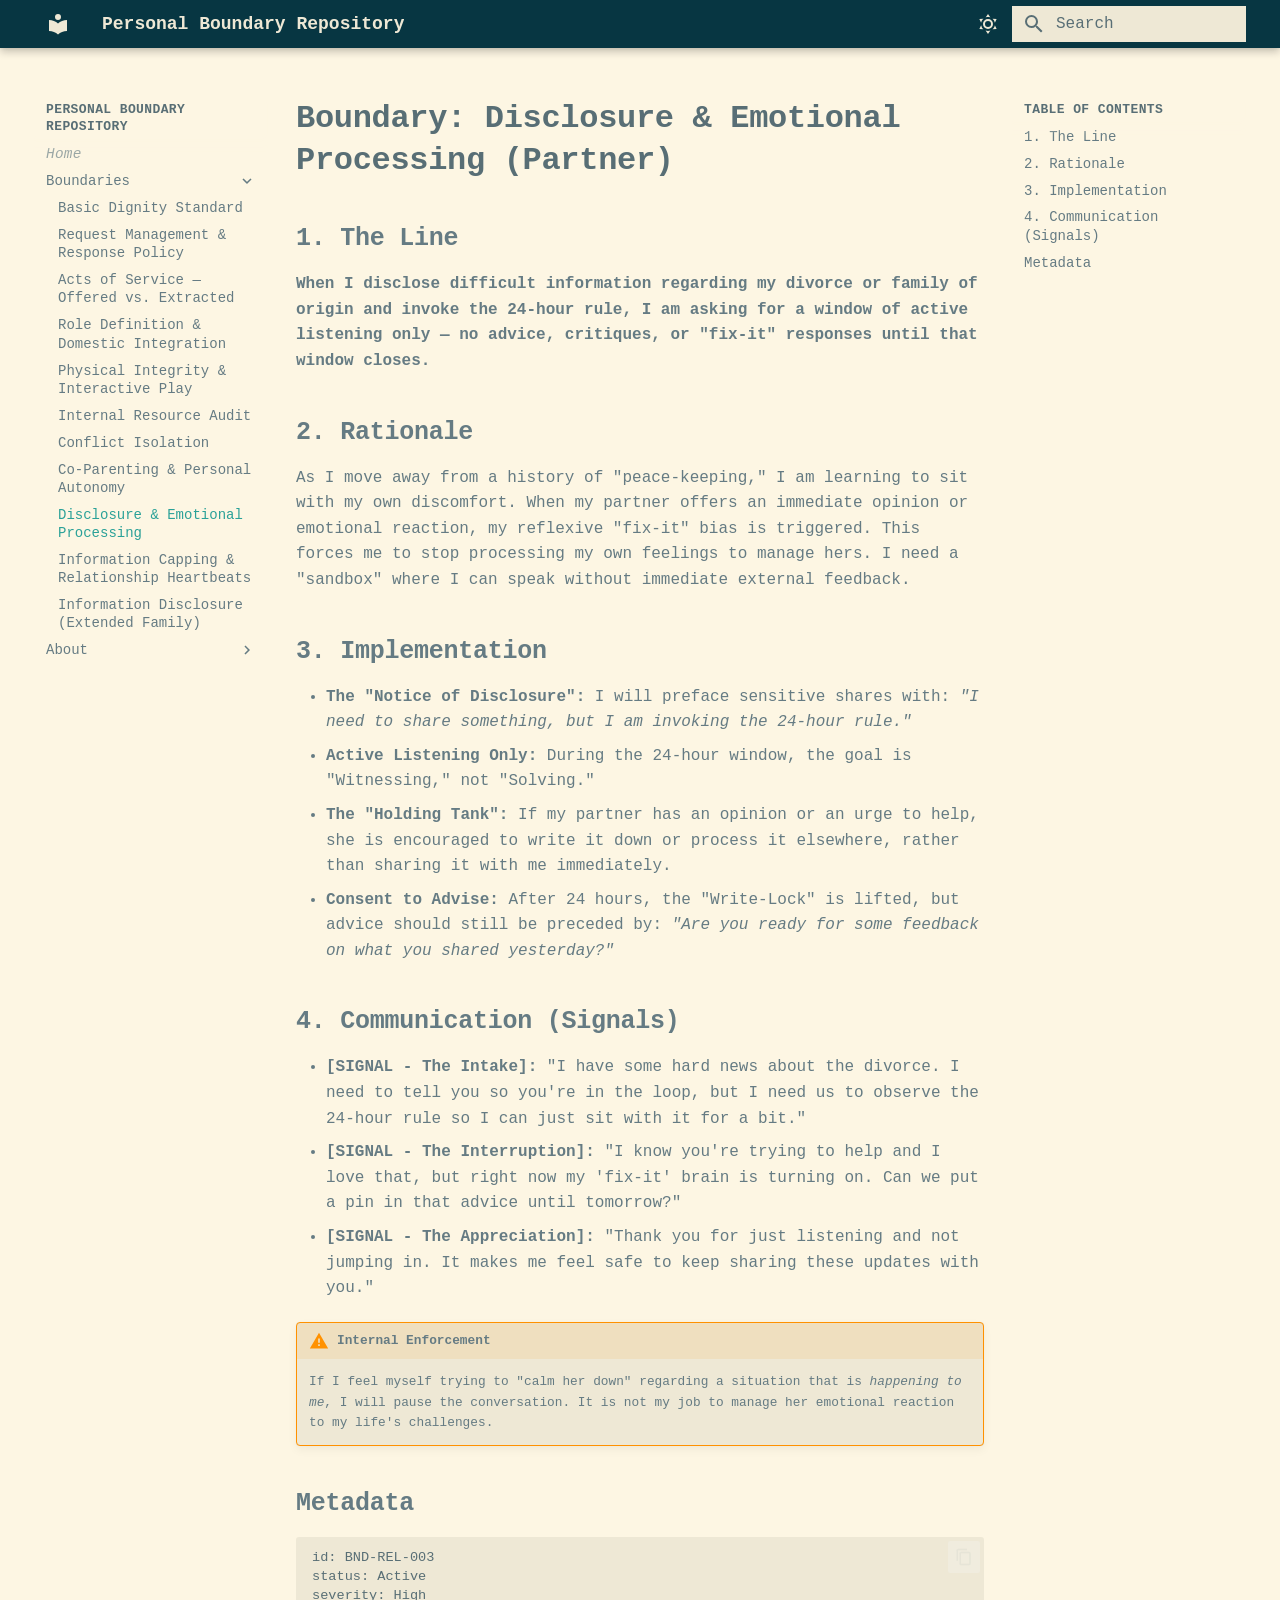
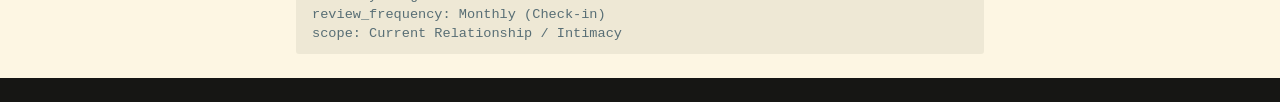
<file: disclosure-and-emotional-processing.html>
<!doctype html>
<html lang="en" class="no-js">
  <head>
    
      <meta charset="utf-8">
      <meta name="viewport" content="width=device-width,initial-scale=1">
      
      
      
        <link rel="canonical" href="https://pcop00.github.io/personal-boundaries/disclosure-and-emotional-processing.html">
      
      
        <link rel="prev" href="co-parenting-and-personal-autonomy.html">
      
      
        <link rel="next" href="information-capping-and-relationship-heartbeats.html">
      
      
        
      
      
      <link rel="icon" href="assets/images/favicon.png">
      <meta name="generator" content="mkdocs-1.6.1, mkdocs-material-9.7.6">
    
    
      
        <title>Disclosure & Emotional Processing - Personal Boundary Repository</title>
      
    
    
      <link rel="stylesheet" href="assets/stylesheets/main.484c7ddc.min.css">
      
        
        <link rel="stylesheet" href="assets/stylesheets/palette.ab4e12ef.min.css">
      
      


    
    
      
    
    
      
        
        
        <link rel="preconnect" href="https://fonts.gstatic.com" crossorigin>
        <link rel="stylesheet" href="https://fonts.googleapis.com/css?family=Roboto:300,300i,400,400i,700,700i%7CRoboto+Mono:400,400i,700,700i&display=fallback">
        <style>:root{--md-text-font:"Roboto";--md-code-font:"Roboto Mono"}</style>
      
    
    
      <link rel="stylesheet" href="stylesheets/solarized.css">
    
    <script>__md_scope=new URL(".",location),__md_hash=e=>[...e].reduce(((e,_)=>(e<<5)-e+_.charCodeAt(0)),0),__md_get=(e,_=localStorage,t=__md_scope)=>JSON.parse(_.getItem(t.pathname+"."+e)),__md_set=(e,_,t=localStorage,a=__md_scope)=>{try{t.setItem(a.pathname+"."+e,JSON.stringify(_))}catch(e){}}</script>
    
      

    
    
  </head>
  
  
    
    
      
    
    
    
    
    <body dir="ltr" data-md-color-scheme="default" data-md-color-primary="indigo" data-md-color-accent="indigo">
  
    
    <input class="md-toggle" data-md-toggle="drawer" type="checkbox" id="__drawer" autocomplete="off">
    <input class="md-toggle" data-md-toggle="search" type="checkbox" id="__search" autocomplete="off">
    <label class="md-overlay" for="__drawer"></label>
    <div data-md-component="skip">
      
        
        <a href="#boundary-disclosure-emotional-processing-partner" class="md-skip">
          Skip to content
        </a>
      
    </div>
    <div data-md-component="announce">
      
    </div>
    
    
      

  

<header class="md-header md-header--shadow" data-md-component="header">
  <nav class="md-header__inner md-grid" aria-label="Header">
    <a href="index.html" title="Personal Boundary Repository" class="md-header__button md-logo" aria-label="Personal Boundary Repository" data-md-component="logo">
      
  
  <svg xmlns="http://www.w3.org/2000/svg" viewBox="0 0 24 24"><path d="M12 8a3 3 0 0 0 3-3 3 3 0 0 0-3-3 3 3 0 0 0-3 3 3 3 0 0 0 3 3m0 3.54C9.64 9.35 6.5 8 3 8v11c3.5 0 6.64 1.35 9 3.54 2.36-2.19 5.5-3.54 9-3.54V8c-3.5 0-6.64 1.35-9 3.54"/></svg>

    </a>
    <label class="md-header__button md-icon" for="__drawer">
      
      <svg xmlns="http://www.w3.org/2000/svg" viewBox="0 0 24 24"><path d="M3 6h18v2H3zm0 5h18v2H3zm0 5h18v2H3z"/></svg>
    </label>
    <div class="md-header__title" data-md-component="header-title">
      <div class="md-header__ellipsis">
        <div class="md-header__topic">
          <span class="md-ellipsis">
            Personal Boundary Repository
          </span>
        </div>
        <div class="md-header__topic" data-md-component="header-topic">
          <span class="md-ellipsis">
            
              Disclosure & Emotional Processing
            
          </span>
        </div>
      </div>
    </div>
    
      
        <form class="md-header__option" data-md-component="palette">
  
    
    
    
    <input class="md-option" data-md-color-media="" data-md-color-scheme="default" data-md-color-primary="indigo" data-md-color-accent="indigo"  aria-label="Switch to dark"  type="radio" name="__palette" id="__palette_0">
    
      <label class="md-header__button md-icon" title="Switch to dark" for="__palette_1" hidden>
        <svg xmlns="http://www.w3.org/2000/svg" viewBox="0 0 24 24"><path d="M12 7a5 5 0 0 1 5 5 5 5 0 0 1-5 5 5 5 0 0 1-5-5 5 5 0 0 1 5-5m0 2a3 3 0 0 0-3 3 3 3 0 0 0 3 3 3 3 0 0 0 3-3 3 3 0 0 0-3-3m0-7 2.39 3.42C13.65 5.15 12.84 5 12 5s-1.65.15-2.39.42zM3.34 7l4.16-.35A7.2 7.2 0 0 0 5.94 8.5c-.44.74-.69 1.5-.83 2.29zm.02 10 1.76-3.77a7.131 7.131 0 0 0 2.38 4.14zM20.65 7l-1.77 3.79a7.02 7.02 0 0 0-2.38-4.15zm-.01 10-4.14.36c.59-.51 1.12-1.14 1.54-1.86.42-.73.69-1.5.83-2.29zM12 22l-2.41-3.44c.74.27 1.55.44 2.41.44.82 0 1.63-.17 2.37-.44z"/></svg>
      </label>
    
  
    
    
    
    <input class="md-option" data-md-color-media="" data-md-color-scheme="slate" data-md-color-primary="indigo" data-md-color-accent="indigo"  aria-label="Switch to light"  type="radio" name="__palette" id="__palette_1">
    
      <label class="md-header__button md-icon" title="Switch to light" for="__palette_0" hidden>
        <svg xmlns="http://www.w3.org/2000/svg" viewBox="0 0 24 24"><path d="m17.75 4.09-2.53 1.94.91 3.06-2.63-1.81-2.63 1.81.91-3.06-2.53-1.94L12.44 4l1.06-3 1.06 3zm3.5 6.91-1.64 1.25.59 1.98-1.7-1.17-1.7 1.17.59-1.98L15.75 11l2.06-.05L18.5 9l.69 1.95zm-2.28 4.95c.83-.08 1.72 1.1 1.19 1.85-.32.45-.66.87-1.08 1.27C15.17 23 8.84 23 4.94 19.07c-3.91-3.9-3.91-10.24 0-14.14.4-.4.82-.76 1.27-1.08.75-.53 1.93.36 1.85 1.19-.27 2.86.69 5.83 2.89 8.02a9.96 9.96 0 0 0 8.02 2.89m-1.64 2.02a12.08 12.08 0 0 1-7.8-3.47c-2.17-2.19-3.33-5-3.49-7.82-2.81 3.14-2.7 7.96.31 10.98 3.02 3.01 7.84 3.12 10.98.31"/></svg>
      </label>
    
  
</form>
      
    
    
      <script>var palette=__md_get("__palette");if(palette&&palette.color){if("(prefers-color-scheme)"===palette.color.media){var media=matchMedia("(prefers-color-scheme: light)"),input=document.querySelector(media.matches?"[data-md-color-media='(prefers-color-scheme: light)']":"[data-md-color-media='(prefers-color-scheme: dark)']");palette.color.media=input.getAttribute("data-md-color-media"),palette.color.scheme=input.getAttribute("data-md-color-scheme"),palette.color.primary=input.getAttribute("data-md-color-primary"),palette.color.accent=input.getAttribute("data-md-color-accent")}for(var[key,value]of Object.entries(palette.color))document.body.setAttribute("data-md-color-"+key,value)}</script>
    
    
    
      
      
        <label class="md-header__button md-icon" for="__search">
          
          <svg xmlns="http://www.w3.org/2000/svg" viewBox="0 0 24 24"><path d="M9.5 3A6.5 6.5 0 0 1 16 9.5c0 1.61-.59 3.09-1.56 4.23l.27.27h.79l5 5-1.5 1.5-5-5v-.79l-.27-.27A6.52 6.52 0 0 1 9.5 16 6.5 6.5 0 0 1 3 9.5 6.5 6.5 0 0 1 9.5 3m0 2C7 5 5 7 5 9.5S7 14 9.5 14 14 12 14 9.5 12 5 9.5 5"/></svg>
        </label>
        <div class="md-search" data-md-component="search" role="dialog">
  <label class="md-search__overlay" for="__search"></label>
  <div class="md-search__inner" role="search">
    <form class="md-search__form" name="search">
      <input type="text" class="md-search__input" name="query" aria-label="Search" placeholder="Search" autocapitalize="off" autocorrect="off" autocomplete="off" spellcheck="false" data-md-component="search-query" required>
      <label class="md-search__icon md-icon" for="__search">
        
        <svg xmlns="http://www.w3.org/2000/svg" viewBox="0 0 24 24"><path d="M9.5 3A6.5 6.5 0 0 1 16 9.5c0 1.61-.59 3.09-1.56 4.23l.27.27h.79l5 5-1.5 1.5-5-5v-.79l-.27-.27A6.52 6.52 0 0 1 9.5 16 6.5 6.5 0 0 1 3 9.5 6.5 6.5 0 0 1 9.5 3m0 2C7 5 5 7 5 9.5S7 14 9.5 14 14 12 14 9.5 12 5 9.5 5"/></svg>
        
        <svg xmlns="http://www.w3.org/2000/svg" viewBox="0 0 24 24"><path d="M20 11v2H8l5.5 5.5-1.42 1.42L4.16 12l7.92-7.92L13.5 5.5 8 11z"/></svg>
      </label>
      <nav class="md-search__options" aria-label="Search">
        
        <button type="reset" class="md-search__icon md-icon" title="Clear" aria-label="Clear" tabindex="-1">
          
          <svg xmlns="http://www.w3.org/2000/svg" viewBox="0 0 24 24"><path d="M19 6.41 17.59 5 12 10.59 6.41 5 5 6.41 10.59 12 5 17.59 6.41 19 12 13.41 17.59 19 19 17.59 13.41 12z"/></svg>
        </button>
      </nav>
      
        <div class="md-search__suggest" data-md-component="search-suggest"></div>
      
    </form>
    <div class="md-search__output">
      <div class="md-search__scrollwrap" tabindex="0" data-md-scrollfix>
        <div class="md-search-result" data-md-component="search-result">
          <div class="md-search-result__meta">
            Initializing search
          </div>
          <ol class="md-search-result__list" role="presentation"></ol>
        </div>
      </div>
    </div>
  </div>
</div>
      
    
    
  </nav>
  
</header>
    
    <div class="md-container" data-md-component="container">
      
      
        
          
        
      
      <main class="md-main" data-md-component="main">
        <div class="md-main__inner md-grid">
          
            
              
              <div class="md-sidebar md-sidebar--primary" data-md-component="sidebar" data-md-type="navigation" >
                <div class="md-sidebar__scrollwrap">
                  <div class="md-sidebar__inner">
                    



<nav class="md-nav md-nav--primary" aria-label="Navigation" data-md-level="0">
  <label class="md-nav__title" for="__drawer">
    <a href="index.html" title="Personal Boundary Repository" class="md-nav__button md-logo" aria-label="Personal Boundary Repository" data-md-component="logo">
      
  
  <svg xmlns="http://www.w3.org/2000/svg" viewBox="0 0 24 24"><path d="M12 8a3 3 0 0 0 3-3 3 3 0 0 0-3-3 3 3 0 0 0-3 3 3 3 0 0 0 3 3m0 3.54C9.64 9.35 6.5 8 3 8v11c3.5 0 6.64 1.35 9 3.54 2.36-2.19 5.5-3.54 9-3.54V8c-3.5 0-6.64 1.35-9 3.54"/></svg>

    </a>
    Personal Boundary Repository
  </label>
  
  <ul class="md-nav__list" data-md-scrollfix>
    
      
      
  
  
  
  
    <li class="md-nav__item">
      <a href="index.html" class="md-nav__link">
        
  
  
  <span class="md-ellipsis">
    
  
    Home
  

    
  </span>
  
  

      </a>
    </li>
  

    
      
      
  
  
    
  
  
  
    
    
    
    
    
    <li class="md-nav__item md-nav__item--active md-nav__item--nested">
      
        
        
        <input class="md-nav__toggle md-toggle " type="checkbox" id="__nav_2" checked>
        
          
          <label class="md-nav__link" for="__nav_2" id="__nav_2_label" tabindex="0">
            
  
  
  <span class="md-ellipsis">
    
  
    Boundaries
  

    
  </span>
  
  

            <span class="md-nav__icon md-icon"></span>
          </label>
        
        <nav class="md-nav" data-md-level="1" aria-labelledby="__nav_2_label" aria-expanded="true">
          <label class="md-nav__title" for="__nav_2">
            <span class="md-nav__icon md-icon"></span>
            
  
    Boundaries
  

          </label>
          <ul class="md-nav__list" data-md-scrollfix>
            
              
                
  
  
  
  
    <li class="md-nav__item">
      <a href="basic-dignity-standard.html" class="md-nav__link">
        
  
  
  <span class="md-ellipsis">
    
  
    Basic Dignity Standard
  

    
  </span>
  
  

      </a>
    </li>
  

              
            
              
                
  
  
  
  
    <li class="md-nav__item">
      <a href="request-management-and-response-policy.html" class="md-nav__link">
        
  
  
  <span class="md-ellipsis">
    
  
    Request Management & Response Policy
  

    
  </span>
  
  

      </a>
    </li>
  

              
            
              
                
  
  
  
  
    <li class="md-nav__item">
      <a href="acts-of-service-integrity.html" class="md-nav__link">
        
  
  
  <span class="md-ellipsis">
    
  
    Acts of Service — Offered vs. Extracted
  

    
  </span>
  
  

      </a>
    </li>
  

              
            
              
                
  
  
  
  
    <li class="md-nav__item">
      <a href="role-definition-and-domestic-integration.html" class="md-nav__link">
        
  
  
  <span class="md-ellipsis">
    
  
    Role Definition & Domestic Integration
  

    
  </span>
  
  

      </a>
    </li>
  

              
            
              
                
  
  
  
  
    <li class="md-nav__item">
      <a href="physical-integrity-and-interactive-play.html" class="md-nav__link">
        
  
  
  <span class="md-ellipsis">
    
  
    Physical Integrity & Interactive Play
  

    
  </span>
  
  

      </a>
    </li>
  

              
            
              
                
  
  
  
  
    <li class="md-nav__item">
      <a href="internal-resource-audit.html" class="md-nav__link">
        
  
  
  <span class="md-ellipsis">
    
  
    Internal Resource Audit
  

    
  </span>
  
  

      </a>
    </li>
  

              
            
              
                
  
  
  
  
    <li class="md-nav__item">
      <a href="conflict-isolation.html" class="md-nav__link">
        
  
  
  <span class="md-ellipsis">
    
  
    Conflict Isolation
  

    
  </span>
  
  

      </a>
    </li>
  

              
            
              
                
  
  
  
  
    <li class="md-nav__item">
      <a href="co-parenting-and-personal-autonomy.html" class="md-nav__link">
        
  
  
  <span class="md-ellipsis">
    
  
    Co-Parenting & Personal Autonomy
  

    
  </span>
  
  

      </a>
    </li>
  

              
            
              
                
  
  
    
  
  
  
    <li class="md-nav__item md-nav__item--active">
      
      <input class="md-nav__toggle md-toggle" type="checkbox" id="__toc">
      
      
        
      
      
        <label class="md-nav__link md-nav__link--active" for="__toc">
          
  
  
  <span class="md-ellipsis">
    
  
    Disclosure & Emotional Processing
  

    
  </span>
  
  

          <span class="md-nav__icon md-icon"></span>
        </label>
      
      <a href="disclosure-and-emotional-processing.html" class="md-nav__link md-nav__link--active">
        
  
  
  <span class="md-ellipsis">
    
  
    Disclosure & Emotional Processing
  

    
  </span>
  
  

      </a>
      
        

<nav class="md-nav md-nav--secondary" aria-label="Table of contents">
  
  
  
    
  
  
    <label class="md-nav__title" for="__toc">
      <span class="md-nav__icon md-icon"></span>
      Table of contents
    </label>
    <ul class="md-nav__list" data-md-component="toc" data-md-scrollfix>
      
        <li class="md-nav__item">
  <a href="#1-the-line" class="md-nav__link">
    <span class="md-ellipsis">
      
        1. The Line
      
    </span>
  </a>
  
</li>
      
        <li class="md-nav__item">
  <a href="#2-rationale" class="md-nav__link">
    <span class="md-ellipsis">
      
        2. Rationale
      
    </span>
  </a>
  
</li>
      
        <li class="md-nav__item">
  <a href="#3-implementation" class="md-nav__link">
    <span class="md-ellipsis">
      
        3. Implementation
      
    </span>
  </a>
  
</li>
      
        <li class="md-nav__item">
  <a href="#4-communication-signals" class="md-nav__link">
    <span class="md-ellipsis">
      
        4. Communication (Signals)
      
    </span>
  </a>
  
</li>
      
        <li class="md-nav__item">
  <a href="#metadata" class="md-nav__link">
    <span class="md-ellipsis">
      
        Metadata
      
    </span>
  </a>
  
</li>
      
    </ul>
  
</nav>
      
    </li>
  

              
            
              
                
  
  
  
  
    <li class="md-nav__item">
      <a href="information-capping-and-relationship-heartbeats.html" class="md-nav__link">
        
  
  
  <span class="md-ellipsis">
    
  
    Information Capping & Relationship Heartbeats
  

    
  </span>
  
  

      </a>
    </li>
  

              
            
              
                
  
  
  
  
    <li class="md-nav__item">
      <a href="information-disclosure-extended-family.html" class="md-nav__link">
        
  
  
  <span class="md-ellipsis">
    
  
    Information Disclosure (Extended Family)
  

    
  </span>
  
  

      </a>
    </li>
  

              
            
          </ul>
        </nav>
      
    </li>
  

    
      
      
  
  
  
  
    
    
    
    
    
    <li class="md-nav__item md-nav__item--nested">
      
        
        
        <input class="md-nav__toggle md-toggle " type="checkbox" id="__nav_3" >
        
          
          <label class="md-nav__link" for="__nav_3" id="__nav_3_label" tabindex="0">
            
  
  
  <span class="md-ellipsis">
    
  
    About
  

    
  </span>
  
  

            <span class="md-nav__icon md-icon"></span>
          </label>
        
        <nav class="md-nav" data-md-level="1" aria-labelledby="__nav_3_label" aria-expanded="false">
          <label class="md-nav__title" for="__nav_3">
            <span class="md-nav__icon md-icon"></span>
            
  
    About
  

          </label>
          <ul class="md-nav__list" data-md-scrollfix>
            
              
                
  
  
  
  
    <li class="md-nav__item">
      <a href="about/rationale.html" class="md-nav__link">
        
  
  
  <span class="md-ellipsis">
    
  
    Rationale
  

    
  </span>
  
  

      </a>
    </li>
  

              
            
              
                
  
  
  
  
    <li class="md-nav__item">
      <a href="about/style-guide.html" class="md-nav__link">
        
  
  
  <span class="md-ellipsis">
    
  
    Style Guide
  

    
  </span>
  
  

      </a>
    </li>
  

              
            
          </ul>
        </nav>
      
    </li>
  

    
  </ul>
</nav>
                  </div>
                </div>
              </div>
            
            
              
              <div class="md-sidebar md-sidebar--secondary" data-md-component="sidebar" data-md-type="toc" >
                <div class="md-sidebar__scrollwrap">
                  <div class="md-sidebar__inner">
                    

<nav class="md-nav md-nav--secondary" aria-label="Table of contents">
  
  
  
    
  
  
    <label class="md-nav__title" for="__toc">
      <span class="md-nav__icon md-icon"></span>
      Table of contents
    </label>
    <ul class="md-nav__list" data-md-component="toc" data-md-scrollfix>
      
        <li class="md-nav__item">
  <a href="#1-the-line" class="md-nav__link">
    <span class="md-ellipsis">
      
        1. The Line
      
    </span>
  </a>
  
</li>
      
        <li class="md-nav__item">
  <a href="#2-rationale" class="md-nav__link">
    <span class="md-ellipsis">
      
        2. Rationale
      
    </span>
  </a>
  
</li>
      
        <li class="md-nav__item">
  <a href="#3-implementation" class="md-nav__link">
    <span class="md-ellipsis">
      
        3. Implementation
      
    </span>
  </a>
  
</li>
      
        <li class="md-nav__item">
  <a href="#4-communication-signals" class="md-nav__link">
    <span class="md-ellipsis">
      
        4. Communication (Signals)
      
    </span>
  </a>
  
</li>
      
        <li class="md-nav__item">
  <a href="#metadata" class="md-nav__link">
    <span class="md-ellipsis">
      
        Metadata
      
    </span>
  </a>
  
</li>
      
    </ul>
  
</nav>
                  </div>
                </div>
              </div>
            
          
          
            <div class="md-content" data-md-component="content">
              
              <article class="md-content__inner md-typeset">
                
                  



<h1 id="boundary-disclosure-emotional-processing-partner">Boundary: Disclosure &amp; Emotional Processing (Partner)<a class="headerlink" href="#boundary-disclosure-emotional-processing-partner" title="Permanent link">&para;</a></h1>
<h2 id="1-the-line">1. The Line<a class="headerlink" href="#1-the-line" title="Permanent link">&para;</a></h2>
<p><strong>When I disclose difficult information regarding my divorce or family of origin and invoke the 24-hour rule, I am asking for a window of active listening only — no advice, critiques, or "fix-it" responses until that window closes.</strong></p>
<h2 id="2-rationale">2. Rationale<a class="headerlink" href="#2-rationale" title="Permanent link">&para;</a></h2>
<p>As I move away from a history of "peace-keeping," I am learning to sit with my own discomfort. When my partner offers an immediate opinion or emotional reaction, my reflexive "fix-it" bias is triggered. This forces me to stop processing my own feelings to manage hers. I need a "sandbox" where I can speak without immediate external feedback.</p>
<h2 id="3-implementation">3. Implementation<a class="headerlink" href="#3-implementation" title="Permanent link">&para;</a></h2>
<ul>
<li><strong>The "Notice of Disclosure":</strong> I will preface sensitive shares with: <em>"I need to share something, but I am invoking the 24-hour rule."</em></li>
<li><strong>Active Listening Only:</strong> During the 24-hour window, the goal is "Witnessing," not "Solving."</li>
<li><strong>The "Holding Tank":</strong> If my partner has an opinion or an urge to help, she is encouraged to write it down or process it elsewhere, rather than sharing it with me immediately.</li>
<li><strong>Consent to Advise:</strong> After 24 hours, the "Write-Lock" is lifted, but advice should still be preceded by: <em>"Are you ready for some feedback on what you shared yesterday?"</em></li>
</ul>
<h2 id="4-communication-signals">4. Communication (Signals)<a class="headerlink" href="#4-communication-signals" title="Permanent link">&para;</a></h2>
<ul>
<li><strong>[SIGNAL - The Intake]:</strong> "I have some hard news about the divorce. I need to tell you so you're in the loop, but I need us to observe the 24-hour rule so I can just sit with it for a bit."</li>
<li><strong>[SIGNAL - The Interruption]:</strong> "I know you're trying to help and I love that, but right now my 'fix-it' brain is turning on. Can we put a pin in that advice until tomorrow?"</li>
<li><strong>[SIGNAL - The Appreciation]:</strong> "Thank you for just listening and not jumping in. It makes me feel safe to keep sharing these updates with you."</li>
</ul>
<div class="admonition warning">
<p class="admonition-title">Internal Enforcement</p>
<p>If I feel myself trying to "calm her down" regarding a situation that is <em>happening to me</em>, I will pause the conversation. It is not my job to manage her emotional reaction to my life's challenges.</p>
</div>
<h2 id="metadata">Metadata<a class="headerlink" href="#metadata" title="Permanent link">&para;</a></h2>
<pre><code class="language-yaml">id: BND-REL-003
status: Active
severity: High
review_frequency: Monthly (Check-in)
scope: Current Relationship / Intimacy
</code></pre>












                
              </article>
            </div>
          
          
<script>var target=document.getElementById(location.hash.slice(1));target&&target.name&&(target.checked=target.name.startsWith("__tabbed_"))</script>
        </div>
        
          <button type="button" class="md-top md-icon" data-md-component="top" hidden>
  
  <svg xmlns="http://www.w3.org/2000/svg" viewBox="0 0 24 24"><path d="M13 20h-2V8l-5.5 5.5-1.42-1.42L12 4.16l7.92 7.92-1.42 1.42L13 8z"/></svg>
  Back to top
</button>
        
      </main>
      
        <footer class="md-footer">
  
  <div class="md-footer-meta md-typeset">
    <div class="md-footer-meta__inner md-grid">
      <div class="md-copyright">
  
  
</div>
      
    </div>
  </div>
</footer>
      
    </div>
    <div class="md-dialog" data-md-component="dialog">
      <div class="md-dialog__inner md-typeset"></div>
    </div>
    
    
    
      
      
      <script id="__config" type="application/json">{"annotate": null, "base": ".", "features": ["navigation.top", "search.highlight", "search.suggest", "toc.follow", "content.code.copy"], "search": "assets/javascripts/workers/search.2c215733.min.js", "tags": null, "translations": {"clipboard.copied": "Copied to clipboard", "clipboard.copy": "Copy to clipboard", "search.result.more.one": "1 more on this page", "search.result.more.other": "# more on this page", "search.result.none": "No matching documents", "search.result.one": "1 matching document", "search.result.other": "# matching documents", "search.result.placeholder": "Type to start searching", "search.result.term.missing": "Missing", "select.version": "Select version"}, "version": null}</script>
    
    
      <script src="assets/javascripts/bundle.79ae519e.min.js"></script>
      
    
  </body>
</html>
</file>
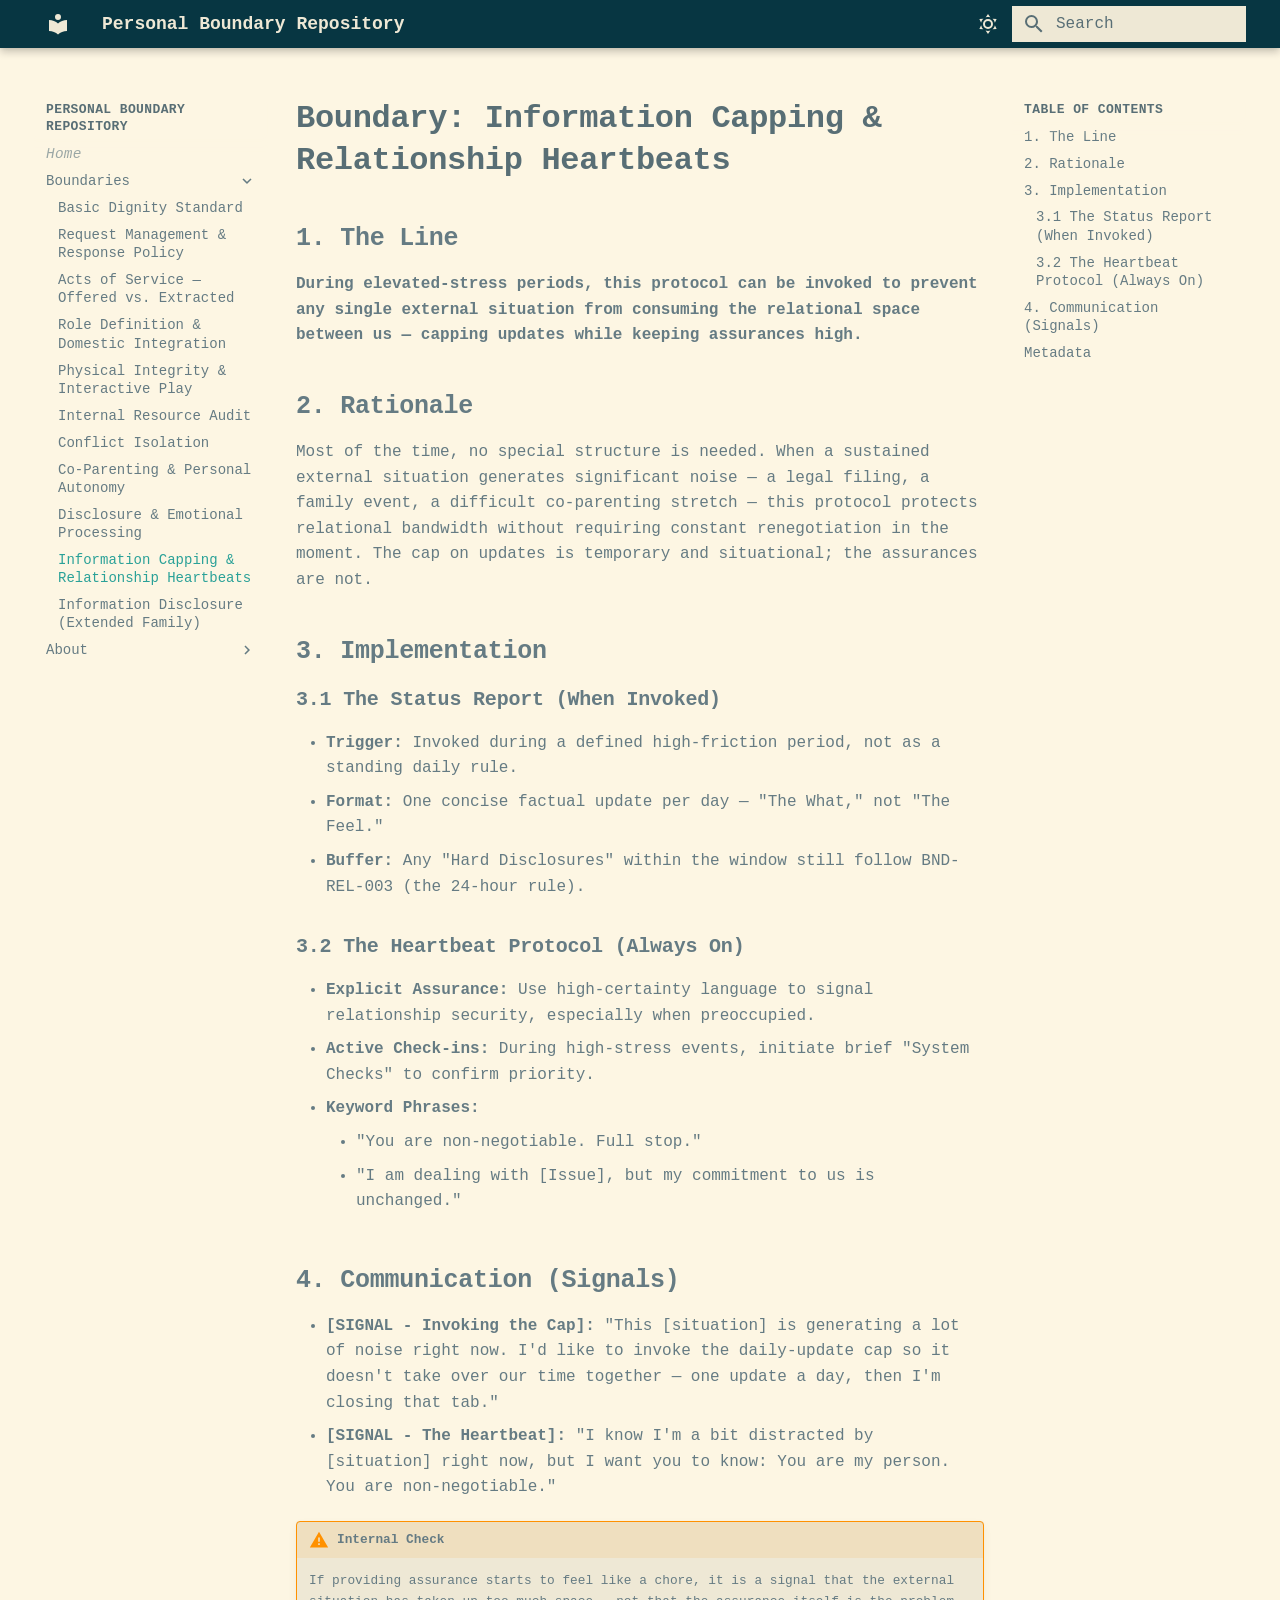
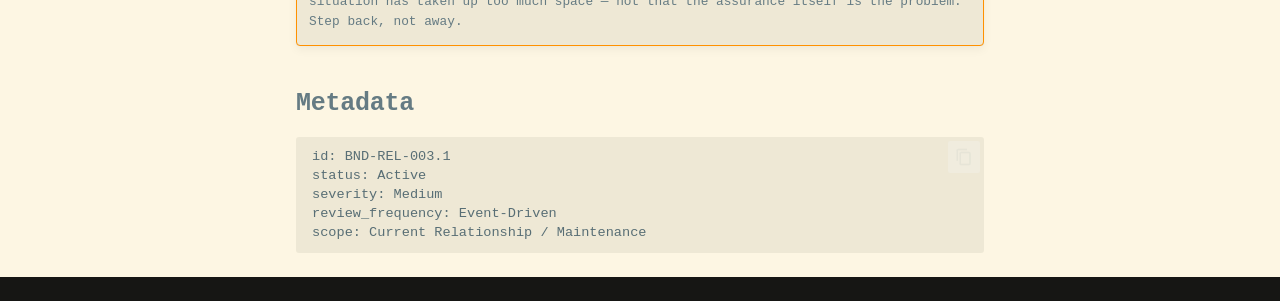
<file: information-capping-and-relationship-heartbeats.html>
<!doctype html>
<html lang="en" class="no-js">
  <head>
    
      <meta charset="utf-8">
      <meta name="viewport" content="width=device-width,initial-scale=1">
      
      
      
        <link rel="canonical" href="https://pcop00.github.io/personal-boundaries/information-capping-and-relationship-heartbeats.html">
      
      
        <link rel="prev" href="disclosure-and-emotional-processing.html">
      
      
        <link rel="next" href="information-disclosure-extended-family.html">
      
      
        
      
      
      <link rel="icon" href="assets/images/favicon.png">
      <meta name="generator" content="mkdocs-1.6.1, mkdocs-material-9.7.6">
    
    
      
        <title>Information Capping & Relationship Heartbeats - Personal Boundary Repository</title>
      
    
    
      <link rel="stylesheet" href="assets/stylesheets/main.484c7ddc.min.css">
      
        
        <link rel="stylesheet" href="assets/stylesheets/palette.ab4e12ef.min.css">
      
      


    
    
      
    
    
      
        
        
        <link rel="preconnect" href="https://fonts.gstatic.com" crossorigin>
        <link rel="stylesheet" href="https://fonts.googleapis.com/css?family=Roboto:300,300i,400,400i,700,700i%7CRoboto+Mono:400,400i,700,700i&display=fallback">
        <style>:root{--md-text-font:"Roboto";--md-code-font:"Roboto Mono"}</style>
      
    
    
      <link rel="stylesheet" href="stylesheets/solarized.css">
    
    <script>__md_scope=new URL(".",location),__md_hash=e=>[...e].reduce(((e,_)=>(e<<5)-e+_.charCodeAt(0)),0),__md_get=(e,_=localStorage,t=__md_scope)=>JSON.parse(_.getItem(t.pathname+"."+e)),__md_set=(e,_,t=localStorage,a=__md_scope)=>{try{t.setItem(a.pathname+"."+e,JSON.stringify(_))}catch(e){}}</script>
    
      

    
    
  </head>
  
  
    
    
      
    
    
    
    
    <body dir="ltr" data-md-color-scheme="default" data-md-color-primary="indigo" data-md-color-accent="indigo">
  
    
    <input class="md-toggle" data-md-toggle="drawer" type="checkbox" id="__drawer" autocomplete="off">
    <input class="md-toggle" data-md-toggle="search" type="checkbox" id="__search" autocomplete="off">
    <label class="md-overlay" for="__drawer"></label>
    <div data-md-component="skip">
      
        
        <a href="#boundary-information-capping-relationship-heartbeats" class="md-skip">
          Skip to content
        </a>
      
    </div>
    <div data-md-component="announce">
      
    </div>
    
    
      

  

<header class="md-header md-header--shadow" data-md-component="header">
  <nav class="md-header__inner md-grid" aria-label="Header">
    <a href="index.html" title="Personal Boundary Repository" class="md-header__button md-logo" aria-label="Personal Boundary Repository" data-md-component="logo">
      
  
  <svg xmlns="http://www.w3.org/2000/svg" viewBox="0 0 24 24"><path d="M12 8a3 3 0 0 0 3-3 3 3 0 0 0-3-3 3 3 0 0 0-3 3 3 3 0 0 0 3 3m0 3.54C9.64 9.35 6.5 8 3 8v11c3.5 0 6.64 1.35 9 3.54 2.36-2.19 5.5-3.54 9-3.54V8c-3.5 0-6.64 1.35-9 3.54"/></svg>

    </a>
    <label class="md-header__button md-icon" for="__drawer">
      
      <svg xmlns="http://www.w3.org/2000/svg" viewBox="0 0 24 24"><path d="M3 6h18v2H3zm0 5h18v2H3zm0 5h18v2H3z"/></svg>
    </label>
    <div class="md-header__title" data-md-component="header-title">
      <div class="md-header__ellipsis">
        <div class="md-header__topic">
          <span class="md-ellipsis">
            Personal Boundary Repository
          </span>
        </div>
        <div class="md-header__topic" data-md-component="header-topic">
          <span class="md-ellipsis">
            
              Information Capping & Relationship Heartbeats
            
          </span>
        </div>
      </div>
    </div>
    
      
        <form class="md-header__option" data-md-component="palette">
  
    
    
    
    <input class="md-option" data-md-color-media="" data-md-color-scheme="default" data-md-color-primary="indigo" data-md-color-accent="indigo"  aria-label="Switch to dark"  type="radio" name="__palette" id="__palette_0">
    
      <label class="md-header__button md-icon" title="Switch to dark" for="__palette_1" hidden>
        <svg xmlns="http://www.w3.org/2000/svg" viewBox="0 0 24 24"><path d="M12 7a5 5 0 0 1 5 5 5 5 0 0 1-5 5 5 5 0 0 1-5-5 5 5 0 0 1 5-5m0 2a3 3 0 0 0-3 3 3 3 0 0 0 3 3 3 3 0 0 0 3-3 3 3 0 0 0-3-3m0-7 2.39 3.42C13.65 5.15 12.84 5 12 5s-1.65.15-2.39.42zM3.34 7l4.16-.35A7.2 7.2 0 0 0 5.94 8.5c-.44.74-.69 1.5-.83 2.29zm.02 10 1.76-3.77a7.131 7.131 0 0 0 2.38 4.14zM20.65 7l-1.77 3.79a7.02 7.02 0 0 0-2.38-4.15zm-.01 10-4.14.36c.59-.51 1.12-1.14 1.54-1.86.42-.73.69-1.5.83-2.29zM12 22l-2.41-3.44c.74.27 1.55.44 2.41.44.82 0 1.63-.17 2.37-.44z"/></svg>
      </label>
    
  
    
    
    
    <input class="md-option" data-md-color-media="" data-md-color-scheme="slate" data-md-color-primary="indigo" data-md-color-accent="indigo"  aria-label="Switch to light"  type="radio" name="__palette" id="__palette_1">
    
      <label class="md-header__button md-icon" title="Switch to light" for="__palette_0" hidden>
        <svg xmlns="http://www.w3.org/2000/svg" viewBox="0 0 24 24"><path d="m17.75 4.09-2.53 1.94.91 3.06-2.63-1.81-2.63 1.81.91-3.06-2.53-1.94L12.44 4l1.06-3 1.06 3zm3.5 6.91-1.64 1.25.59 1.98-1.7-1.17-1.7 1.17.59-1.98L15.75 11l2.06-.05L18.5 9l.69 1.95zm-2.28 4.95c.83-.08 1.72 1.1 1.19 1.85-.32.45-.66.87-1.08 1.27C15.17 23 8.84 23 4.94 19.07c-3.91-3.9-3.91-10.24 0-14.14.4-.4.82-.76 1.27-1.08.75-.53 1.93.36 1.85 1.19-.27 2.86.69 5.83 2.89 8.02a9.96 9.96 0 0 0 8.02 2.89m-1.64 2.02a12.08 12.08 0 0 1-7.8-3.47c-2.17-2.19-3.33-5-3.49-7.82-2.81 3.14-2.7 7.96.31 10.98 3.02 3.01 7.84 3.12 10.98.31"/></svg>
      </label>
    
  
</form>
      
    
    
      <script>var palette=__md_get("__palette");if(palette&&palette.color){if("(prefers-color-scheme)"===palette.color.media){var media=matchMedia("(prefers-color-scheme: light)"),input=document.querySelector(media.matches?"[data-md-color-media='(prefers-color-scheme: light)']":"[data-md-color-media='(prefers-color-scheme: dark)']");palette.color.media=input.getAttribute("data-md-color-media"),palette.color.scheme=input.getAttribute("data-md-color-scheme"),palette.color.primary=input.getAttribute("data-md-color-primary"),palette.color.accent=input.getAttribute("data-md-color-accent")}for(var[key,value]of Object.entries(palette.color))document.body.setAttribute("data-md-color-"+key,value)}</script>
    
    
    
      
      
        <label class="md-header__button md-icon" for="__search">
          
          <svg xmlns="http://www.w3.org/2000/svg" viewBox="0 0 24 24"><path d="M9.5 3A6.5 6.5 0 0 1 16 9.5c0 1.61-.59 3.09-1.56 4.23l.27.27h.79l5 5-1.5 1.5-5-5v-.79l-.27-.27A6.52 6.52 0 0 1 9.5 16 6.5 6.5 0 0 1 3 9.5 6.5 6.5 0 0 1 9.5 3m0 2C7 5 5 7 5 9.5S7 14 9.5 14 14 12 14 9.5 12 5 9.5 5"/></svg>
        </label>
        <div class="md-search" data-md-component="search" role="dialog">
  <label class="md-search__overlay" for="__search"></label>
  <div class="md-search__inner" role="search">
    <form class="md-search__form" name="search">
      <input type="text" class="md-search__input" name="query" aria-label="Search" placeholder="Search" autocapitalize="off" autocorrect="off" autocomplete="off" spellcheck="false" data-md-component="search-query" required>
      <label class="md-search__icon md-icon" for="__search">
        
        <svg xmlns="http://www.w3.org/2000/svg" viewBox="0 0 24 24"><path d="M9.5 3A6.5 6.5 0 0 1 16 9.5c0 1.61-.59 3.09-1.56 4.23l.27.27h.79l5 5-1.5 1.5-5-5v-.79l-.27-.27A6.52 6.52 0 0 1 9.5 16 6.5 6.5 0 0 1 3 9.5 6.5 6.5 0 0 1 9.5 3m0 2C7 5 5 7 5 9.5S7 14 9.5 14 14 12 14 9.5 12 5 9.5 5"/></svg>
        
        <svg xmlns="http://www.w3.org/2000/svg" viewBox="0 0 24 24"><path d="M20 11v2H8l5.5 5.5-1.42 1.42L4.16 12l7.92-7.92L13.5 5.5 8 11z"/></svg>
      </label>
      <nav class="md-search__options" aria-label="Search">
        
        <button type="reset" class="md-search__icon md-icon" title="Clear" aria-label="Clear" tabindex="-1">
          
          <svg xmlns="http://www.w3.org/2000/svg" viewBox="0 0 24 24"><path d="M19 6.41 17.59 5 12 10.59 6.41 5 5 6.41 10.59 12 5 17.59 6.41 19 12 13.41 17.59 19 19 17.59 13.41 12z"/></svg>
        </button>
      </nav>
      
        <div class="md-search__suggest" data-md-component="search-suggest"></div>
      
    </form>
    <div class="md-search__output">
      <div class="md-search__scrollwrap" tabindex="0" data-md-scrollfix>
        <div class="md-search-result" data-md-component="search-result">
          <div class="md-search-result__meta">
            Initializing search
          </div>
          <ol class="md-search-result__list" role="presentation"></ol>
        </div>
      </div>
    </div>
  </div>
</div>
      
    
    
  </nav>
  
</header>
    
    <div class="md-container" data-md-component="container">
      
      
        
          
        
      
      <main class="md-main" data-md-component="main">
        <div class="md-main__inner md-grid">
          
            
              
              <div class="md-sidebar md-sidebar--primary" data-md-component="sidebar" data-md-type="navigation" >
                <div class="md-sidebar__scrollwrap">
                  <div class="md-sidebar__inner">
                    



<nav class="md-nav md-nav--primary" aria-label="Navigation" data-md-level="0">
  <label class="md-nav__title" for="__drawer">
    <a href="index.html" title="Personal Boundary Repository" class="md-nav__button md-logo" aria-label="Personal Boundary Repository" data-md-component="logo">
      
  
  <svg xmlns="http://www.w3.org/2000/svg" viewBox="0 0 24 24"><path d="M12 8a3 3 0 0 0 3-3 3 3 0 0 0-3-3 3 3 0 0 0-3 3 3 3 0 0 0 3 3m0 3.54C9.64 9.35 6.5 8 3 8v11c3.5 0 6.64 1.35 9 3.54 2.36-2.19 5.5-3.54 9-3.54V8c-3.5 0-6.64 1.35-9 3.54"/></svg>

    </a>
    Personal Boundary Repository
  </label>
  
  <ul class="md-nav__list" data-md-scrollfix>
    
      
      
  
  
  
  
    <li class="md-nav__item">
      <a href="index.html" class="md-nav__link">
        
  
  
  <span class="md-ellipsis">
    
  
    Home
  

    
  </span>
  
  

      </a>
    </li>
  

    
      
      
  
  
    
  
  
  
    
    
    
    
    
    <li class="md-nav__item md-nav__item--active md-nav__item--nested">
      
        
        
        <input class="md-nav__toggle md-toggle " type="checkbox" id="__nav_2" checked>
        
          
          <label class="md-nav__link" for="__nav_2" id="__nav_2_label" tabindex="0">
            
  
  
  <span class="md-ellipsis">
    
  
    Boundaries
  

    
  </span>
  
  

            <span class="md-nav__icon md-icon"></span>
          </label>
        
        <nav class="md-nav" data-md-level="1" aria-labelledby="__nav_2_label" aria-expanded="true">
          <label class="md-nav__title" for="__nav_2">
            <span class="md-nav__icon md-icon"></span>
            
  
    Boundaries
  

          </label>
          <ul class="md-nav__list" data-md-scrollfix>
            
              
                
  
  
  
  
    <li class="md-nav__item">
      <a href="basic-dignity-standard.html" class="md-nav__link">
        
  
  
  <span class="md-ellipsis">
    
  
    Basic Dignity Standard
  

    
  </span>
  
  

      </a>
    </li>
  

              
            
              
                
  
  
  
  
    <li class="md-nav__item">
      <a href="request-management-and-response-policy.html" class="md-nav__link">
        
  
  
  <span class="md-ellipsis">
    
  
    Request Management & Response Policy
  

    
  </span>
  
  

      </a>
    </li>
  

              
            
              
                
  
  
  
  
    <li class="md-nav__item">
      <a href="acts-of-service-integrity.html" class="md-nav__link">
        
  
  
  <span class="md-ellipsis">
    
  
    Acts of Service — Offered vs. Extracted
  

    
  </span>
  
  

      </a>
    </li>
  

              
            
              
                
  
  
  
  
    <li class="md-nav__item">
      <a href="role-definition-and-domestic-integration.html" class="md-nav__link">
        
  
  
  <span class="md-ellipsis">
    
  
    Role Definition & Domestic Integration
  

    
  </span>
  
  

      </a>
    </li>
  

              
            
              
                
  
  
  
  
    <li class="md-nav__item">
      <a href="physical-integrity-and-interactive-play.html" class="md-nav__link">
        
  
  
  <span class="md-ellipsis">
    
  
    Physical Integrity & Interactive Play
  

    
  </span>
  
  

      </a>
    </li>
  

              
            
              
                
  
  
  
  
    <li class="md-nav__item">
      <a href="internal-resource-audit.html" class="md-nav__link">
        
  
  
  <span class="md-ellipsis">
    
  
    Internal Resource Audit
  

    
  </span>
  
  

      </a>
    </li>
  

              
            
              
                
  
  
  
  
    <li class="md-nav__item">
      <a href="conflict-isolation.html" class="md-nav__link">
        
  
  
  <span class="md-ellipsis">
    
  
    Conflict Isolation
  

    
  </span>
  
  

      </a>
    </li>
  

              
            
              
                
  
  
  
  
    <li class="md-nav__item">
      <a href="co-parenting-and-personal-autonomy.html" class="md-nav__link">
        
  
  
  <span class="md-ellipsis">
    
  
    Co-Parenting & Personal Autonomy
  

    
  </span>
  
  

      </a>
    </li>
  

              
            
              
                
  
  
  
  
    <li class="md-nav__item">
      <a href="disclosure-and-emotional-processing.html" class="md-nav__link">
        
  
  
  <span class="md-ellipsis">
    
  
    Disclosure & Emotional Processing
  

    
  </span>
  
  

      </a>
    </li>
  

              
            
              
                
  
  
    
  
  
  
    <li class="md-nav__item md-nav__item--active">
      
      <input class="md-nav__toggle md-toggle" type="checkbox" id="__toc">
      
      
        
      
      
        <label class="md-nav__link md-nav__link--active" for="__toc">
          
  
  
  <span class="md-ellipsis">
    
  
    Information Capping & Relationship Heartbeats
  

    
  </span>
  
  

          <span class="md-nav__icon md-icon"></span>
        </label>
      
      <a href="information-capping-and-relationship-heartbeats.html" class="md-nav__link md-nav__link--active">
        
  
  
  <span class="md-ellipsis">
    
  
    Information Capping & Relationship Heartbeats
  

    
  </span>
  
  

      </a>
      
        

<nav class="md-nav md-nav--secondary" aria-label="Table of contents">
  
  
  
    
  
  
    <label class="md-nav__title" for="__toc">
      <span class="md-nav__icon md-icon"></span>
      Table of contents
    </label>
    <ul class="md-nav__list" data-md-component="toc" data-md-scrollfix>
      
        <li class="md-nav__item">
  <a href="#1-the-line" class="md-nav__link">
    <span class="md-ellipsis">
      
        1. The Line
      
    </span>
  </a>
  
</li>
      
        <li class="md-nav__item">
  <a href="#2-rationale" class="md-nav__link">
    <span class="md-ellipsis">
      
        2. Rationale
      
    </span>
  </a>
  
</li>
      
        <li class="md-nav__item">
  <a href="#3-implementation" class="md-nav__link">
    <span class="md-ellipsis">
      
        3. Implementation
      
    </span>
  </a>
  
    <nav class="md-nav" aria-label="3. Implementation">
      <ul class="md-nav__list">
        
          <li class="md-nav__item">
  <a href="#31-the-status-report-when-invoked" class="md-nav__link">
    <span class="md-ellipsis">
      
        3.1 The Status Report (When Invoked)
      
    </span>
  </a>
  
</li>
        
          <li class="md-nav__item">
  <a href="#32-the-heartbeat-protocol-always-on" class="md-nav__link">
    <span class="md-ellipsis">
      
        3.2 The Heartbeat Protocol (Always On)
      
    </span>
  </a>
  
</li>
        
      </ul>
    </nav>
  
</li>
      
        <li class="md-nav__item">
  <a href="#4-communication-signals" class="md-nav__link">
    <span class="md-ellipsis">
      
        4. Communication (Signals)
      
    </span>
  </a>
  
</li>
      
        <li class="md-nav__item">
  <a href="#metadata" class="md-nav__link">
    <span class="md-ellipsis">
      
        Metadata
      
    </span>
  </a>
  
</li>
      
    </ul>
  
</nav>
      
    </li>
  

              
            
              
                
  
  
  
  
    <li class="md-nav__item">
      <a href="information-disclosure-extended-family.html" class="md-nav__link">
        
  
  
  <span class="md-ellipsis">
    
  
    Information Disclosure (Extended Family)
  

    
  </span>
  
  

      </a>
    </li>
  

              
            
          </ul>
        </nav>
      
    </li>
  

    
      
      
  
  
  
  
    
    
    
    
    
    <li class="md-nav__item md-nav__item--nested">
      
        
        
        <input class="md-nav__toggle md-toggle " type="checkbox" id="__nav_3" >
        
          
          <label class="md-nav__link" for="__nav_3" id="__nav_3_label" tabindex="0">
            
  
  
  <span class="md-ellipsis">
    
  
    About
  

    
  </span>
  
  

            <span class="md-nav__icon md-icon"></span>
          </label>
        
        <nav class="md-nav" data-md-level="1" aria-labelledby="__nav_3_label" aria-expanded="false">
          <label class="md-nav__title" for="__nav_3">
            <span class="md-nav__icon md-icon"></span>
            
  
    About
  

          </label>
          <ul class="md-nav__list" data-md-scrollfix>
            
              
                
  
  
  
  
    <li class="md-nav__item">
      <a href="about/rationale.html" class="md-nav__link">
        
  
  
  <span class="md-ellipsis">
    
  
    Rationale
  

    
  </span>
  
  

      </a>
    </li>
  

              
            
              
                
  
  
  
  
    <li class="md-nav__item">
      <a href="about/style-guide.html" class="md-nav__link">
        
  
  
  <span class="md-ellipsis">
    
  
    Style Guide
  

    
  </span>
  
  

      </a>
    </li>
  

              
            
          </ul>
        </nav>
      
    </li>
  

    
  </ul>
</nav>
                  </div>
                </div>
              </div>
            
            
              
              <div class="md-sidebar md-sidebar--secondary" data-md-component="sidebar" data-md-type="toc" >
                <div class="md-sidebar__scrollwrap">
                  <div class="md-sidebar__inner">
                    

<nav class="md-nav md-nav--secondary" aria-label="Table of contents">
  
  
  
    
  
  
    <label class="md-nav__title" for="__toc">
      <span class="md-nav__icon md-icon"></span>
      Table of contents
    </label>
    <ul class="md-nav__list" data-md-component="toc" data-md-scrollfix>
      
        <li class="md-nav__item">
  <a href="#1-the-line" class="md-nav__link">
    <span class="md-ellipsis">
      
        1. The Line
      
    </span>
  </a>
  
</li>
      
        <li class="md-nav__item">
  <a href="#2-rationale" class="md-nav__link">
    <span class="md-ellipsis">
      
        2. Rationale
      
    </span>
  </a>
  
</li>
      
        <li class="md-nav__item">
  <a href="#3-implementation" class="md-nav__link">
    <span class="md-ellipsis">
      
        3. Implementation
      
    </span>
  </a>
  
    <nav class="md-nav" aria-label="3. Implementation">
      <ul class="md-nav__list">
        
          <li class="md-nav__item">
  <a href="#31-the-status-report-when-invoked" class="md-nav__link">
    <span class="md-ellipsis">
      
        3.1 The Status Report (When Invoked)
      
    </span>
  </a>
  
</li>
        
          <li class="md-nav__item">
  <a href="#32-the-heartbeat-protocol-always-on" class="md-nav__link">
    <span class="md-ellipsis">
      
        3.2 The Heartbeat Protocol (Always On)
      
    </span>
  </a>
  
</li>
        
      </ul>
    </nav>
  
</li>
      
        <li class="md-nav__item">
  <a href="#4-communication-signals" class="md-nav__link">
    <span class="md-ellipsis">
      
        4. Communication (Signals)
      
    </span>
  </a>
  
</li>
      
        <li class="md-nav__item">
  <a href="#metadata" class="md-nav__link">
    <span class="md-ellipsis">
      
        Metadata
      
    </span>
  </a>
  
</li>
      
    </ul>
  
</nav>
                  </div>
                </div>
              </div>
            
          
          
            <div class="md-content" data-md-component="content">
              
              <article class="md-content__inner md-typeset">
                
                  



<h1 id="boundary-information-capping-relationship-heartbeats">Boundary: Information Capping &amp; Relationship Heartbeats<a class="headerlink" href="#boundary-information-capping-relationship-heartbeats" title="Permanent link">&para;</a></h1>
<h2 id="1-the-line">1. The Line<a class="headerlink" href="#1-the-line" title="Permanent link">&para;</a></h2>
<p><strong>During elevated-stress periods, this protocol can be invoked to prevent any single external situation from consuming the relational space between us — capping updates while keeping assurances high.</strong></p>
<h2 id="2-rationale">2. Rationale<a class="headerlink" href="#2-rationale" title="Permanent link">&para;</a></h2>
<p>Most of the time, no special structure is needed. When a sustained external situation generates significant noise — a legal filing, a family event, a difficult co-parenting stretch — this protocol protects relational bandwidth without requiring constant renegotiation in the moment. The cap on updates is temporary and situational; the assurances are not.</p>
<h2 id="3-implementation">3. Implementation<a class="headerlink" href="#3-implementation" title="Permanent link">&para;</a></h2>
<h3 id="31-the-status-report-when-invoked">3.1 The Status Report (When Invoked)<a class="headerlink" href="#31-the-status-report-when-invoked" title="Permanent link">&para;</a></h3>
<ul>
<li><strong>Trigger:</strong> Invoked during a defined high-friction period, not as a standing daily rule.</li>
<li><strong>Format:</strong> One concise factual update per day — "The What," not "The Feel."</li>
<li><strong>Buffer:</strong> Any "Hard Disclosures" within the window still follow BND-REL-003 (the 24-hour rule).</li>
</ul>
<h3 id="32-the-heartbeat-protocol-always-on">3.2 The Heartbeat Protocol (Always On)<a class="headerlink" href="#32-the-heartbeat-protocol-always-on" title="Permanent link">&para;</a></h3>
<ul>
<li><strong>Explicit Assurance:</strong> Use high-certainty language to signal relationship security, especially when preoccupied.</li>
<li><strong>Active Check-ins:</strong> During high-stress events, initiate brief "System Checks" to confirm priority.</li>
<li><strong>Keyword Phrases:</strong><ul>
<li>"You are non-negotiable. Full stop."</li>
<li>"I am dealing with [Issue], but my commitment to us is unchanged."</li>
</ul>
</li>
</ul>
<h2 id="4-communication-signals">4. Communication (Signals)<a class="headerlink" href="#4-communication-signals" title="Permanent link">&para;</a></h2>
<ul>
<li><strong>[SIGNAL - Invoking the Cap]:</strong> "This [situation] is generating a lot of noise right now. I'd like to invoke the daily-update cap so it doesn't take over our time together — one update a day, then I'm closing that tab."</li>
<li><strong>[SIGNAL - The Heartbeat]:</strong> "I know I'm a bit distracted by [situation] right now, but I want you to know: You are my person. You are non-negotiable."</li>
</ul>
<div class="admonition warning">
<p class="admonition-title">Internal Check</p>
<p>If providing assurance starts to feel like a chore, it is a signal that the external situation has taken up too much space — not that the assurance itself is the problem. Step back, not away.</p>
</div>
<h2 id="metadata">Metadata<a class="headerlink" href="#metadata" title="Permanent link">&para;</a></h2>
<pre><code class="language-yaml">id: BND-REL-003.1
status: Active
severity: Medium
review_frequency: Event-Driven
scope: Current Relationship / Maintenance
</code></pre>












                
              </article>
            </div>
          
          
<script>var target=document.getElementById(location.hash.slice(1));target&&target.name&&(target.checked=target.name.startsWith("__tabbed_"))</script>
        </div>
        
          <button type="button" class="md-top md-icon" data-md-component="top" hidden>
  
  <svg xmlns="http://www.w3.org/2000/svg" viewBox="0 0 24 24"><path d="M13 20h-2V8l-5.5 5.5-1.42-1.42L12 4.16l7.92 7.92-1.42 1.42L13 8z"/></svg>
  Back to top
</button>
        
      </main>
      
        <footer class="md-footer">
  
  <div class="md-footer-meta md-typeset">
    <div class="md-footer-meta__inner md-grid">
      <div class="md-copyright">
  
  
</div>
      
    </div>
  </div>
</footer>
      
    </div>
    <div class="md-dialog" data-md-component="dialog">
      <div class="md-dialog__inner md-typeset"></div>
    </div>
    
    
    
      
      
      <script id="__config" type="application/json">{"annotate": null, "base": ".", "features": ["navigation.top", "search.highlight", "search.suggest", "toc.follow", "content.code.copy"], "search": "assets/javascripts/workers/search.2c215733.min.js", "tags": null, "translations": {"clipboard.copied": "Copied to clipboard", "clipboard.copy": "Copy to clipboard", "search.result.more.one": "1 more on this page", "search.result.more.other": "# more on this page", "search.result.none": "No matching documents", "search.result.one": "1 matching document", "search.result.other": "# matching documents", "search.result.placeholder": "Type to start searching", "search.result.term.missing": "Missing", "select.version": "Select version"}, "version": null}</script>
    
    
      <script src="assets/javascripts/bundle.79ae519e.min.js"></script>
      
    
  </body>
</html>
</file>
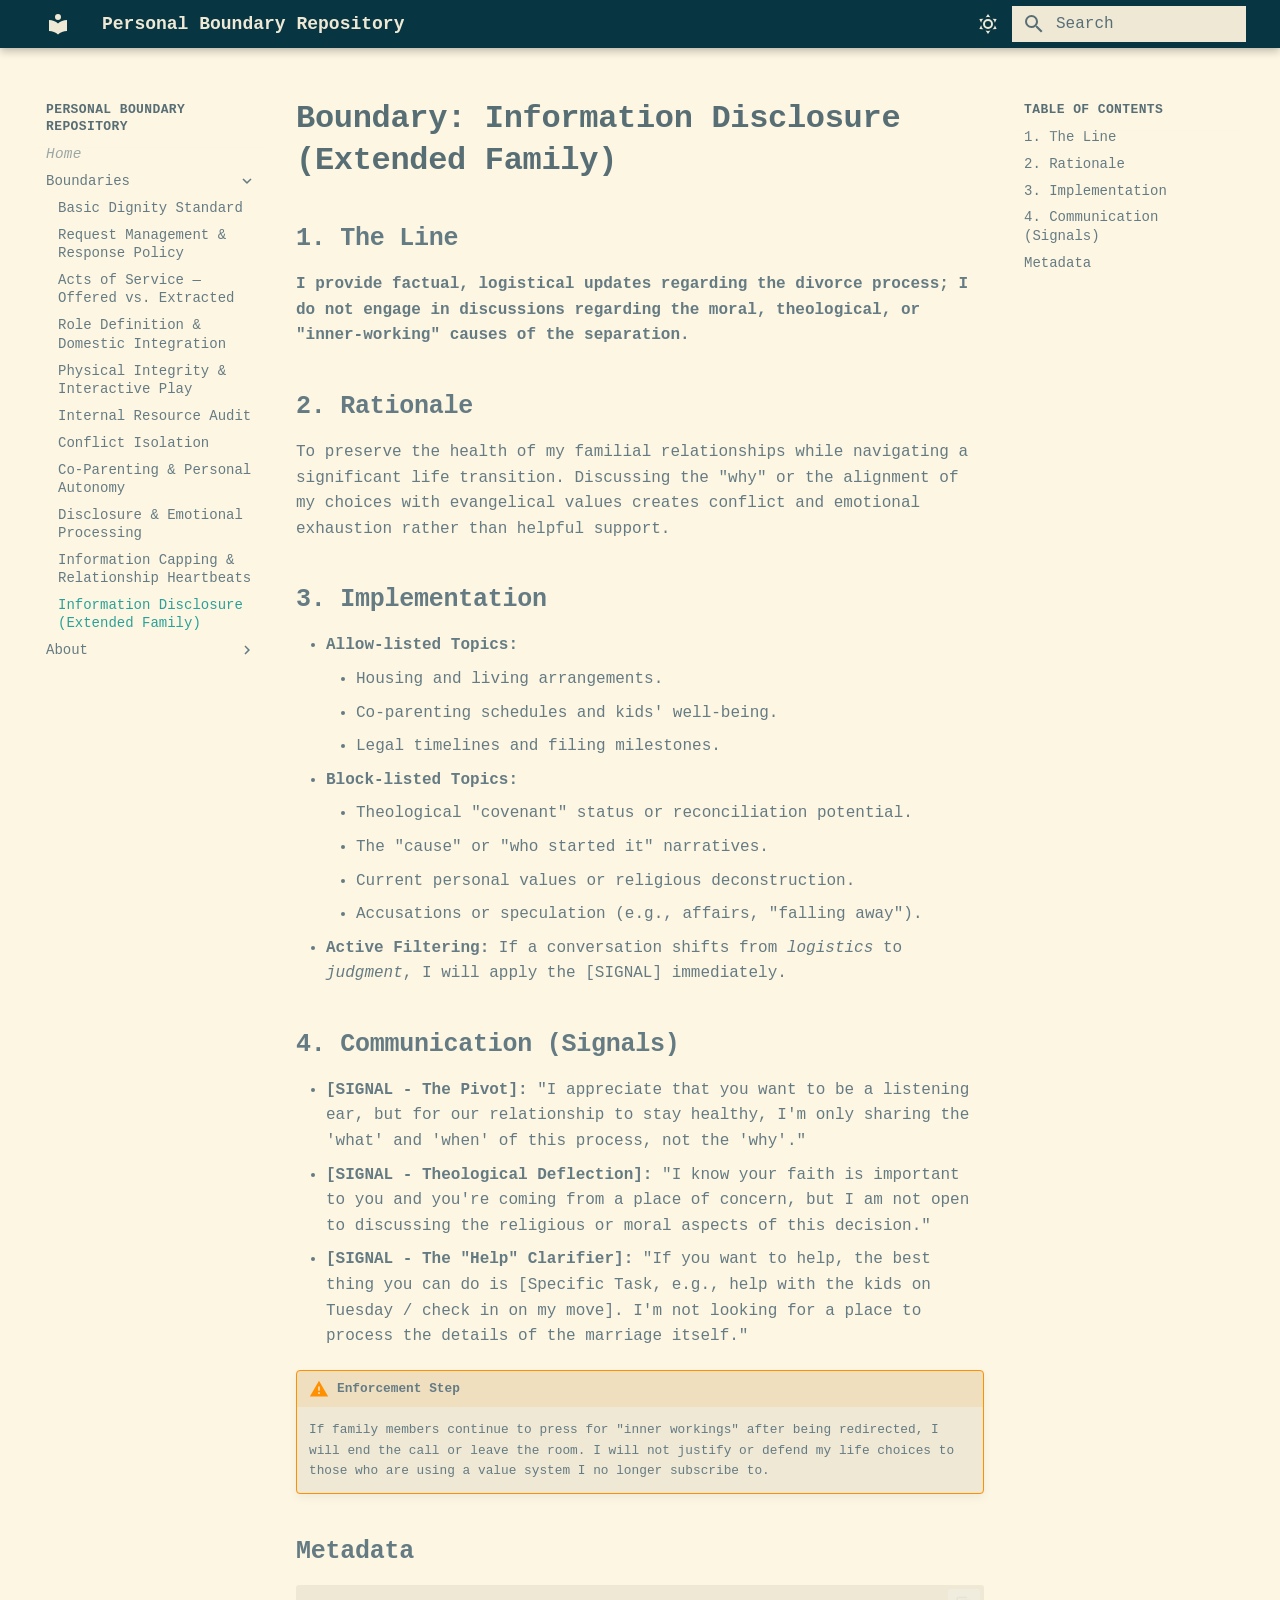
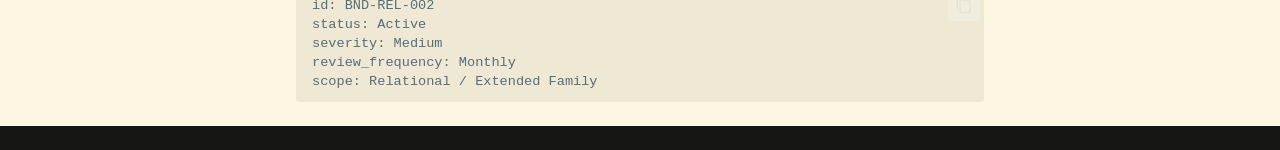
<file: information-disclosure-extended-family.html>
<!doctype html>
<html lang="en" class="no-js">
  <head>
    
      <meta charset="utf-8">
      <meta name="viewport" content="width=device-width,initial-scale=1">
      
      
      
        <link rel="canonical" href="https://pcop00.github.io/personal-boundaries/information-disclosure-extended-family.html">
      
      
        <link rel="prev" href="information-capping-and-relationship-heartbeats.html">
      
      
        <link rel="next" href="about/rationale.html">
      
      
        
      
      
      <link rel="icon" href="assets/images/favicon.png">
      <meta name="generator" content="mkdocs-1.6.1, mkdocs-material-9.7.6">
    
    
      
        <title>Information Disclosure (Extended Family) - Personal Boundary Repository</title>
      
    
    
      <link rel="stylesheet" href="assets/stylesheets/main.484c7ddc.min.css">
      
        
        <link rel="stylesheet" href="assets/stylesheets/palette.ab4e12ef.min.css">
      
      


    
    
      
    
    
      
        
        
        <link rel="preconnect" href="https://fonts.gstatic.com" crossorigin>
        <link rel="stylesheet" href="https://fonts.googleapis.com/css?family=Roboto:300,300i,400,400i,700,700i%7CRoboto+Mono:400,400i,700,700i&display=fallback">
        <style>:root{--md-text-font:"Roboto";--md-code-font:"Roboto Mono"}</style>
      
    
    
      <link rel="stylesheet" href="stylesheets/solarized.css">
    
    <script>__md_scope=new URL(".",location),__md_hash=e=>[...e].reduce(((e,_)=>(e<<5)-e+_.charCodeAt(0)),0),__md_get=(e,_=localStorage,t=__md_scope)=>JSON.parse(_.getItem(t.pathname+"."+e)),__md_set=(e,_,t=localStorage,a=__md_scope)=>{try{t.setItem(a.pathname+"."+e,JSON.stringify(_))}catch(e){}}</script>
    
      

    
    
  </head>
  
  
    
    
      
    
    
    
    
    <body dir="ltr" data-md-color-scheme="default" data-md-color-primary="indigo" data-md-color-accent="indigo">
  
    
    <input class="md-toggle" data-md-toggle="drawer" type="checkbox" id="__drawer" autocomplete="off">
    <input class="md-toggle" data-md-toggle="search" type="checkbox" id="__search" autocomplete="off">
    <label class="md-overlay" for="__drawer"></label>
    <div data-md-component="skip">
      
        
        <a href="#boundary-information-disclosure-extended-family" class="md-skip">
          Skip to content
        </a>
      
    </div>
    <div data-md-component="announce">
      
    </div>
    
    
      

  

<header class="md-header md-header--shadow" data-md-component="header">
  <nav class="md-header__inner md-grid" aria-label="Header">
    <a href="index.html" title="Personal Boundary Repository" class="md-header__button md-logo" aria-label="Personal Boundary Repository" data-md-component="logo">
      
  
  <svg xmlns="http://www.w3.org/2000/svg" viewBox="0 0 24 24"><path d="M12 8a3 3 0 0 0 3-3 3 3 0 0 0-3-3 3 3 0 0 0-3 3 3 3 0 0 0 3 3m0 3.54C9.64 9.35 6.5 8 3 8v11c3.5 0 6.64 1.35 9 3.54 2.36-2.19 5.5-3.54 9-3.54V8c-3.5 0-6.64 1.35-9 3.54"/></svg>

    </a>
    <label class="md-header__button md-icon" for="__drawer">
      
      <svg xmlns="http://www.w3.org/2000/svg" viewBox="0 0 24 24"><path d="M3 6h18v2H3zm0 5h18v2H3zm0 5h18v2H3z"/></svg>
    </label>
    <div class="md-header__title" data-md-component="header-title">
      <div class="md-header__ellipsis">
        <div class="md-header__topic">
          <span class="md-ellipsis">
            Personal Boundary Repository
          </span>
        </div>
        <div class="md-header__topic" data-md-component="header-topic">
          <span class="md-ellipsis">
            
              Information Disclosure (Extended Family)
            
          </span>
        </div>
      </div>
    </div>
    
      
        <form class="md-header__option" data-md-component="palette">
  
    
    
    
    <input class="md-option" data-md-color-media="" data-md-color-scheme="default" data-md-color-primary="indigo" data-md-color-accent="indigo"  aria-label="Switch to dark"  type="radio" name="__palette" id="__palette_0">
    
      <label class="md-header__button md-icon" title="Switch to dark" for="__palette_1" hidden>
        <svg xmlns="http://www.w3.org/2000/svg" viewBox="0 0 24 24"><path d="M12 7a5 5 0 0 1 5 5 5 5 0 0 1-5 5 5 5 0 0 1-5-5 5 5 0 0 1 5-5m0 2a3 3 0 0 0-3 3 3 3 0 0 0 3 3 3 3 0 0 0 3-3 3 3 0 0 0-3-3m0-7 2.39 3.42C13.65 5.15 12.84 5 12 5s-1.65.15-2.39.42zM3.34 7l4.16-.35A7.2 7.2 0 0 0 5.94 8.5c-.44.74-.69 1.5-.83 2.29zm.02 10 1.76-3.77a7.131 7.131 0 0 0 2.38 4.14zM20.65 7l-1.77 3.79a7.02 7.02 0 0 0-2.38-4.15zm-.01 10-4.14.36c.59-.51 1.12-1.14 1.54-1.86.42-.73.69-1.5.83-2.29zM12 22l-2.41-3.44c.74.27 1.55.44 2.41.44.82 0 1.63-.17 2.37-.44z"/></svg>
      </label>
    
  
    
    
    
    <input class="md-option" data-md-color-media="" data-md-color-scheme="slate" data-md-color-primary="indigo" data-md-color-accent="indigo"  aria-label="Switch to light"  type="radio" name="__palette" id="__palette_1">
    
      <label class="md-header__button md-icon" title="Switch to light" for="__palette_0" hidden>
        <svg xmlns="http://www.w3.org/2000/svg" viewBox="0 0 24 24"><path d="m17.75 4.09-2.53 1.94.91 3.06-2.63-1.81-2.63 1.81.91-3.06-2.53-1.94L12.44 4l1.06-3 1.06 3zm3.5 6.91-1.64 1.25.59 1.98-1.7-1.17-1.7 1.17.59-1.98L15.75 11l2.06-.05L18.5 9l.69 1.95zm-2.28 4.95c.83-.08 1.72 1.1 1.19 1.85-.32.45-.66.87-1.08 1.27C15.17 23 8.84 23 4.94 19.07c-3.91-3.9-3.91-10.24 0-14.14.4-.4.82-.76 1.27-1.08.75-.53 1.93.36 1.85 1.19-.27 2.86.69 5.83 2.89 8.02a9.96 9.96 0 0 0 8.02 2.89m-1.64 2.02a12.08 12.08 0 0 1-7.8-3.47c-2.17-2.19-3.33-5-3.49-7.82-2.81 3.14-2.7 7.96.31 10.98 3.02 3.01 7.84 3.12 10.98.31"/></svg>
      </label>
    
  
</form>
      
    
    
      <script>var palette=__md_get("__palette");if(palette&&palette.color){if("(prefers-color-scheme)"===palette.color.media){var media=matchMedia("(prefers-color-scheme: light)"),input=document.querySelector(media.matches?"[data-md-color-media='(prefers-color-scheme: light)']":"[data-md-color-media='(prefers-color-scheme: dark)']");palette.color.media=input.getAttribute("data-md-color-media"),palette.color.scheme=input.getAttribute("data-md-color-scheme"),palette.color.primary=input.getAttribute("data-md-color-primary"),palette.color.accent=input.getAttribute("data-md-color-accent")}for(var[key,value]of Object.entries(palette.color))document.body.setAttribute("data-md-color-"+key,value)}</script>
    
    
    
      
      
        <label class="md-header__button md-icon" for="__search">
          
          <svg xmlns="http://www.w3.org/2000/svg" viewBox="0 0 24 24"><path d="M9.5 3A6.5 6.5 0 0 1 16 9.5c0 1.61-.59 3.09-1.56 4.23l.27.27h.79l5 5-1.5 1.5-5-5v-.79l-.27-.27A6.52 6.52 0 0 1 9.5 16 6.5 6.5 0 0 1 3 9.5 6.5 6.5 0 0 1 9.5 3m0 2C7 5 5 7 5 9.5S7 14 9.5 14 14 12 14 9.5 12 5 9.5 5"/></svg>
        </label>
        <div class="md-search" data-md-component="search" role="dialog">
  <label class="md-search__overlay" for="__search"></label>
  <div class="md-search__inner" role="search">
    <form class="md-search__form" name="search">
      <input type="text" class="md-search__input" name="query" aria-label="Search" placeholder="Search" autocapitalize="off" autocorrect="off" autocomplete="off" spellcheck="false" data-md-component="search-query" required>
      <label class="md-search__icon md-icon" for="__search">
        
        <svg xmlns="http://www.w3.org/2000/svg" viewBox="0 0 24 24"><path d="M9.5 3A6.5 6.5 0 0 1 16 9.5c0 1.61-.59 3.09-1.56 4.23l.27.27h.79l5 5-1.5 1.5-5-5v-.79l-.27-.27A6.52 6.52 0 0 1 9.5 16 6.5 6.5 0 0 1 3 9.5 6.5 6.5 0 0 1 9.5 3m0 2C7 5 5 7 5 9.5S7 14 9.5 14 14 12 14 9.5 12 5 9.5 5"/></svg>
        
        <svg xmlns="http://www.w3.org/2000/svg" viewBox="0 0 24 24"><path d="M20 11v2H8l5.5 5.5-1.42 1.42L4.16 12l7.92-7.92L13.5 5.5 8 11z"/></svg>
      </label>
      <nav class="md-search__options" aria-label="Search">
        
        <button type="reset" class="md-search__icon md-icon" title="Clear" aria-label="Clear" tabindex="-1">
          
          <svg xmlns="http://www.w3.org/2000/svg" viewBox="0 0 24 24"><path d="M19 6.41 17.59 5 12 10.59 6.41 5 5 6.41 10.59 12 5 17.59 6.41 19 12 13.41 17.59 19 19 17.59 13.41 12z"/></svg>
        </button>
      </nav>
      
        <div class="md-search__suggest" data-md-component="search-suggest"></div>
      
    </form>
    <div class="md-search__output">
      <div class="md-search__scrollwrap" tabindex="0" data-md-scrollfix>
        <div class="md-search-result" data-md-component="search-result">
          <div class="md-search-result__meta">
            Initializing search
          </div>
          <ol class="md-search-result__list" role="presentation"></ol>
        </div>
      </div>
    </div>
  </div>
</div>
      
    
    
  </nav>
  
</header>
    
    <div class="md-container" data-md-component="container">
      
      
        
          
        
      
      <main class="md-main" data-md-component="main">
        <div class="md-main__inner md-grid">
          
            
              
              <div class="md-sidebar md-sidebar--primary" data-md-component="sidebar" data-md-type="navigation" >
                <div class="md-sidebar__scrollwrap">
                  <div class="md-sidebar__inner">
                    



<nav class="md-nav md-nav--primary" aria-label="Navigation" data-md-level="0">
  <label class="md-nav__title" for="__drawer">
    <a href="index.html" title="Personal Boundary Repository" class="md-nav__button md-logo" aria-label="Personal Boundary Repository" data-md-component="logo">
      
  
  <svg xmlns="http://www.w3.org/2000/svg" viewBox="0 0 24 24"><path d="M12 8a3 3 0 0 0 3-3 3 3 0 0 0-3-3 3 3 0 0 0-3 3 3 3 0 0 0 3 3m0 3.54C9.64 9.35 6.5 8 3 8v11c3.5 0 6.64 1.35 9 3.54 2.36-2.19 5.5-3.54 9-3.54V8c-3.5 0-6.64 1.35-9 3.54"/></svg>

    </a>
    Personal Boundary Repository
  </label>
  
  <ul class="md-nav__list" data-md-scrollfix>
    
      
      
  
  
  
  
    <li class="md-nav__item">
      <a href="index.html" class="md-nav__link">
        
  
  
  <span class="md-ellipsis">
    
  
    Home
  

    
  </span>
  
  

      </a>
    </li>
  

    
      
      
  
  
    
  
  
  
    
    
    
    
    
    <li class="md-nav__item md-nav__item--active md-nav__item--nested">
      
        
        
        <input class="md-nav__toggle md-toggle " type="checkbox" id="__nav_2" checked>
        
          
          <label class="md-nav__link" for="__nav_2" id="__nav_2_label" tabindex="0">
            
  
  
  <span class="md-ellipsis">
    
  
    Boundaries
  

    
  </span>
  
  

            <span class="md-nav__icon md-icon"></span>
          </label>
        
        <nav class="md-nav" data-md-level="1" aria-labelledby="__nav_2_label" aria-expanded="true">
          <label class="md-nav__title" for="__nav_2">
            <span class="md-nav__icon md-icon"></span>
            
  
    Boundaries
  

          </label>
          <ul class="md-nav__list" data-md-scrollfix>
            
              
                
  
  
  
  
    <li class="md-nav__item">
      <a href="basic-dignity-standard.html" class="md-nav__link">
        
  
  
  <span class="md-ellipsis">
    
  
    Basic Dignity Standard
  

    
  </span>
  
  

      </a>
    </li>
  

              
            
              
                
  
  
  
  
    <li class="md-nav__item">
      <a href="request-management-and-response-policy.html" class="md-nav__link">
        
  
  
  <span class="md-ellipsis">
    
  
    Request Management & Response Policy
  

    
  </span>
  
  

      </a>
    </li>
  

              
            
              
                
  
  
  
  
    <li class="md-nav__item">
      <a href="acts-of-service-integrity.html" class="md-nav__link">
        
  
  
  <span class="md-ellipsis">
    
  
    Acts of Service — Offered vs. Extracted
  

    
  </span>
  
  

      </a>
    </li>
  

              
            
              
                
  
  
  
  
    <li class="md-nav__item">
      <a href="role-definition-and-domestic-integration.html" class="md-nav__link">
        
  
  
  <span class="md-ellipsis">
    
  
    Role Definition & Domestic Integration
  

    
  </span>
  
  

      </a>
    </li>
  

              
            
              
                
  
  
  
  
    <li class="md-nav__item">
      <a href="physical-integrity-and-interactive-play.html" class="md-nav__link">
        
  
  
  <span class="md-ellipsis">
    
  
    Physical Integrity & Interactive Play
  

    
  </span>
  
  

      </a>
    </li>
  

              
            
              
                
  
  
  
  
    <li class="md-nav__item">
      <a href="internal-resource-audit.html" class="md-nav__link">
        
  
  
  <span class="md-ellipsis">
    
  
    Internal Resource Audit
  

    
  </span>
  
  

      </a>
    </li>
  

              
            
              
                
  
  
  
  
    <li class="md-nav__item">
      <a href="conflict-isolation.html" class="md-nav__link">
        
  
  
  <span class="md-ellipsis">
    
  
    Conflict Isolation
  

    
  </span>
  
  

      </a>
    </li>
  

              
            
              
                
  
  
  
  
    <li class="md-nav__item">
      <a href="co-parenting-and-personal-autonomy.html" class="md-nav__link">
        
  
  
  <span class="md-ellipsis">
    
  
    Co-Parenting & Personal Autonomy
  

    
  </span>
  
  

      </a>
    </li>
  

              
            
              
                
  
  
  
  
    <li class="md-nav__item">
      <a href="disclosure-and-emotional-processing.html" class="md-nav__link">
        
  
  
  <span class="md-ellipsis">
    
  
    Disclosure & Emotional Processing
  

    
  </span>
  
  

      </a>
    </li>
  

              
            
              
                
  
  
  
  
    <li class="md-nav__item">
      <a href="information-capping-and-relationship-heartbeats.html" class="md-nav__link">
        
  
  
  <span class="md-ellipsis">
    
  
    Information Capping & Relationship Heartbeats
  

    
  </span>
  
  

      </a>
    </li>
  

              
            
              
                
  
  
    
  
  
  
    <li class="md-nav__item md-nav__item--active">
      
      <input class="md-nav__toggle md-toggle" type="checkbox" id="__toc">
      
      
        
      
      
        <label class="md-nav__link md-nav__link--active" for="__toc">
          
  
  
  <span class="md-ellipsis">
    
  
    Information Disclosure (Extended Family)
  

    
  </span>
  
  

          <span class="md-nav__icon md-icon"></span>
        </label>
      
      <a href="information-disclosure-extended-family.html" class="md-nav__link md-nav__link--active">
        
  
  
  <span class="md-ellipsis">
    
  
    Information Disclosure (Extended Family)
  

    
  </span>
  
  

      </a>
      
        

<nav class="md-nav md-nav--secondary" aria-label="Table of contents">
  
  
  
    
  
  
    <label class="md-nav__title" for="__toc">
      <span class="md-nav__icon md-icon"></span>
      Table of contents
    </label>
    <ul class="md-nav__list" data-md-component="toc" data-md-scrollfix>
      
        <li class="md-nav__item">
  <a href="#1-the-line" class="md-nav__link">
    <span class="md-ellipsis">
      
        1. The Line
      
    </span>
  </a>
  
</li>
      
        <li class="md-nav__item">
  <a href="#2-rationale" class="md-nav__link">
    <span class="md-ellipsis">
      
        2. Rationale
      
    </span>
  </a>
  
</li>
      
        <li class="md-nav__item">
  <a href="#3-implementation" class="md-nav__link">
    <span class="md-ellipsis">
      
        3. Implementation
      
    </span>
  </a>
  
</li>
      
        <li class="md-nav__item">
  <a href="#4-communication-signals" class="md-nav__link">
    <span class="md-ellipsis">
      
        4. Communication (Signals)
      
    </span>
  </a>
  
</li>
      
        <li class="md-nav__item">
  <a href="#metadata" class="md-nav__link">
    <span class="md-ellipsis">
      
        Metadata
      
    </span>
  </a>
  
</li>
      
    </ul>
  
</nav>
      
    </li>
  

              
            
          </ul>
        </nav>
      
    </li>
  

    
      
      
  
  
  
  
    
    
    
    
    
    <li class="md-nav__item md-nav__item--nested">
      
        
        
        <input class="md-nav__toggle md-toggle " type="checkbox" id="__nav_3" >
        
          
          <label class="md-nav__link" for="__nav_3" id="__nav_3_label" tabindex="0">
            
  
  
  <span class="md-ellipsis">
    
  
    About
  

    
  </span>
  
  

            <span class="md-nav__icon md-icon"></span>
          </label>
        
        <nav class="md-nav" data-md-level="1" aria-labelledby="__nav_3_label" aria-expanded="false">
          <label class="md-nav__title" for="__nav_3">
            <span class="md-nav__icon md-icon"></span>
            
  
    About
  

          </label>
          <ul class="md-nav__list" data-md-scrollfix>
            
              
                
  
  
  
  
    <li class="md-nav__item">
      <a href="about/rationale.html" class="md-nav__link">
        
  
  
  <span class="md-ellipsis">
    
  
    Rationale
  

    
  </span>
  
  

      </a>
    </li>
  

              
            
              
                
  
  
  
  
    <li class="md-nav__item">
      <a href="about/style-guide.html" class="md-nav__link">
        
  
  
  <span class="md-ellipsis">
    
  
    Style Guide
  

    
  </span>
  
  

      </a>
    </li>
  

              
            
          </ul>
        </nav>
      
    </li>
  

    
  </ul>
</nav>
                  </div>
                </div>
              </div>
            
            
              
              <div class="md-sidebar md-sidebar--secondary" data-md-component="sidebar" data-md-type="toc" >
                <div class="md-sidebar__scrollwrap">
                  <div class="md-sidebar__inner">
                    

<nav class="md-nav md-nav--secondary" aria-label="Table of contents">
  
  
  
    
  
  
    <label class="md-nav__title" for="__toc">
      <span class="md-nav__icon md-icon"></span>
      Table of contents
    </label>
    <ul class="md-nav__list" data-md-component="toc" data-md-scrollfix>
      
        <li class="md-nav__item">
  <a href="#1-the-line" class="md-nav__link">
    <span class="md-ellipsis">
      
        1. The Line
      
    </span>
  </a>
  
</li>
      
        <li class="md-nav__item">
  <a href="#2-rationale" class="md-nav__link">
    <span class="md-ellipsis">
      
        2. Rationale
      
    </span>
  </a>
  
</li>
      
        <li class="md-nav__item">
  <a href="#3-implementation" class="md-nav__link">
    <span class="md-ellipsis">
      
        3. Implementation
      
    </span>
  </a>
  
</li>
      
        <li class="md-nav__item">
  <a href="#4-communication-signals" class="md-nav__link">
    <span class="md-ellipsis">
      
        4. Communication (Signals)
      
    </span>
  </a>
  
</li>
      
        <li class="md-nav__item">
  <a href="#metadata" class="md-nav__link">
    <span class="md-ellipsis">
      
        Metadata
      
    </span>
  </a>
  
</li>
      
    </ul>
  
</nav>
                  </div>
                </div>
              </div>
            
          
          
            <div class="md-content" data-md-component="content">
              
              <article class="md-content__inner md-typeset">
                
                  



<h1 id="boundary-information-disclosure-extended-family">Boundary: Information Disclosure (Extended Family)<a class="headerlink" href="#boundary-information-disclosure-extended-family" title="Permanent link">&para;</a></h1>
<h2 id="1-the-line">1. The Line<a class="headerlink" href="#1-the-line" title="Permanent link">&para;</a></h2>
<p><strong>I provide factual, logistical updates regarding the divorce process; I do not engage in discussions regarding the moral, theological, or "inner-working" causes of the separation.</strong></p>
<h2 id="2-rationale">2. Rationale<a class="headerlink" href="#2-rationale" title="Permanent link">&para;</a></h2>
<p>To preserve the health of my familial relationships while navigating a significant life transition. Discussing the "why" or the alignment of my choices with evangelical values creates conflict and emotional exhaustion rather than helpful support.</p>
<h2 id="3-implementation">3. Implementation<a class="headerlink" href="#3-implementation" title="Permanent link">&para;</a></h2>
<ul>
<li><strong>Allow-listed Topics:</strong><ul>
<li>Housing and living arrangements.</li>
<li>Co-parenting schedules and kids' well-being.</li>
<li>Legal timelines and filing milestones.</li>
</ul>
</li>
<li><strong>Block-listed Topics:</strong><ul>
<li>Theological "covenant" status or reconciliation potential.</li>
<li>The "cause" or "who started it" narratives.</li>
<li>Current personal values or religious deconstruction.</li>
<li>Accusations or speculation (e.g., affairs, "falling away").</li>
</ul>
</li>
<li><strong>Active Filtering:</strong> If a conversation shifts from <em>logistics</em> to <em>judgment</em>, I will apply the [SIGNAL] immediately.</li>
</ul>
<h2 id="4-communication-signals">4. Communication (Signals)<a class="headerlink" href="#4-communication-signals" title="Permanent link">&para;</a></h2>
<ul>
<li><strong>[SIGNAL - The Pivot]:</strong> "I appreciate that you want to be a listening ear, but for our relationship to stay healthy, I'm only sharing the 'what' and 'when' of this process, not the 'why'."</li>
<li><strong>[SIGNAL - Theological Deflection]:</strong> "I know your faith is important to you and you're coming from a place of concern, but I am not open to discussing the religious or moral aspects of this decision."</li>
<li><strong>[SIGNAL - The "Help" Clarifier]:</strong> "If you want to help, the best thing you can do is [Specific Task, e.g., help with the kids on Tuesday / check in on my move]. I'm not looking for a place to process the details of the marriage itself."</li>
</ul>
<div class="admonition warning">
<p class="admonition-title">Enforcement Step</p>
<p>If family members continue to press for "inner workings" after being redirected, I will end the call or leave the room. I will not justify or defend my life choices to those who are using a value system I no longer subscribe to.</p>
</div>
<h2 id="metadata">Metadata<a class="headerlink" href="#metadata" title="Permanent link">&para;</a></h2>
<pre><code class="language-yaml">id: BND-REL-002
status: Active
severity: Medium
review_frequency: Monthly
scope: Relational / Extended Family
</code></pre>












                
              </article>
            </div>
          
          
<script>var target=document.getElementById(location.hash.slice(1));target&&target.name&&(target.checked=target.name.startsWith("__tabbed_"))</script>
        </div>
        
          <button type="button" class="md-top md-icon" data-md-component="top" hidden>
  
  <svg xmlns="http://www.w3.org/2000/svg" viewBox="0 0 24 24"><path d="M13 20h-2V8l-5.5 5.5-1.42-1.42L12 4.16l7.92 7.92-1.42 1.42L13 8z"/></svg>
  Back to top
</button>
        
      </main>
      
        <footer class="md-footer">
  
  <div class="md-footer-meta md-typeset">
    <div class="md-footer-meta__inner md-grid">
      <div class="md-copyright">
  
  
</div>
      
    </div>
  </div>
</footer>
      
    </div>
    <div class="md-dialog" data-md-component="dialog">
      <div class="md-dialog__inner md-typeset"></div>
    </div>
    
    
    
      
      
      <script id="__config" type="application/json">{"annotate": null, "base": ".", "features": ["navigation.top", "search.highlight", "search.suggest", "toc.follow", "content.code.copy"], "search": "assets/javascripts/workers/search.2c215733.min.js", "tags": null, "translations": {"clipboard.copied": "Copied to clipboard", "clipboard.copy": "Copy to clipboard", "search.result.more.one": "1 more on this page", "search.result.more.other": "# more on this page", "search.result.none": "No matching documents", "search.result.one": "1 matching document", "search.result.other": "# matching documents", "search.result.placeholder": "Type to start searching", "search.result.term.missing": "Missing", "select.version": "Select version"}, "version": null}</script>
    
    
      <script src="assets/javascripts/bundle.79ae519e.min.js"></script>
      
    
  </body>
</html>
</file>
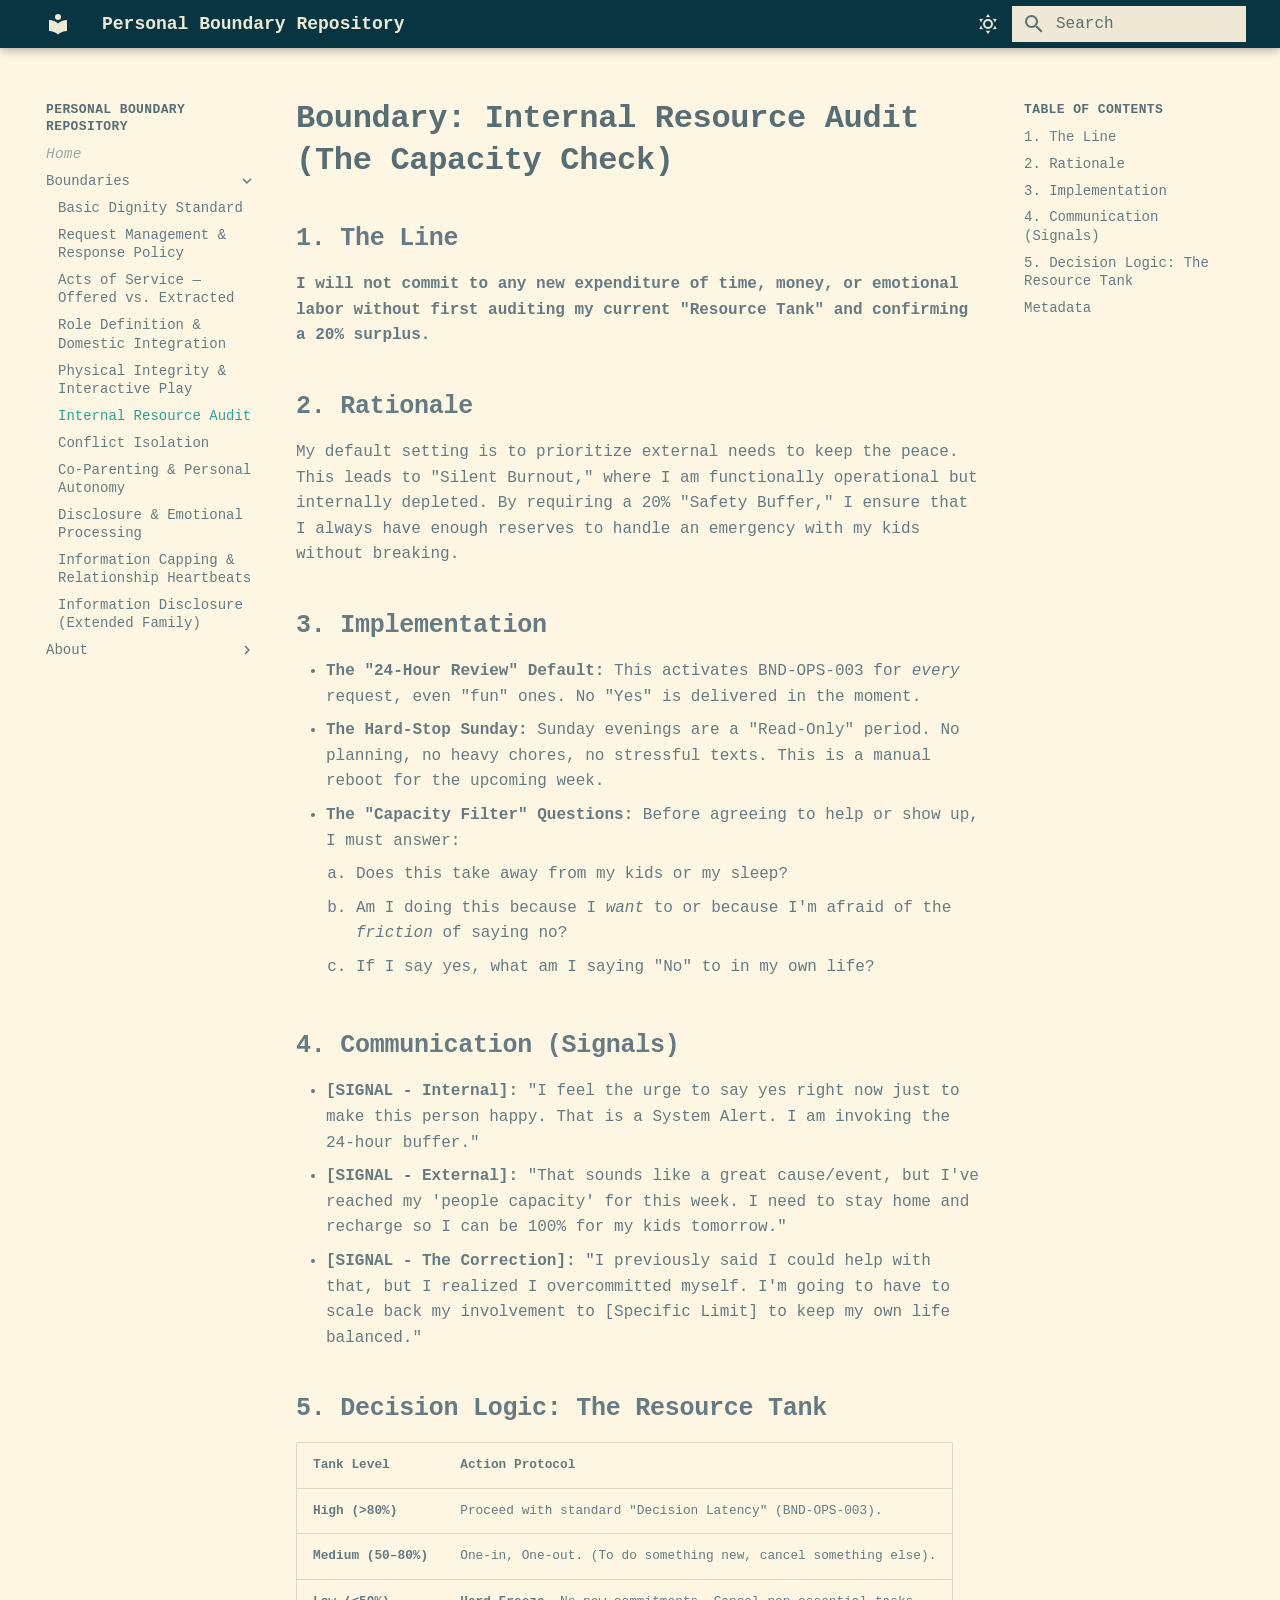
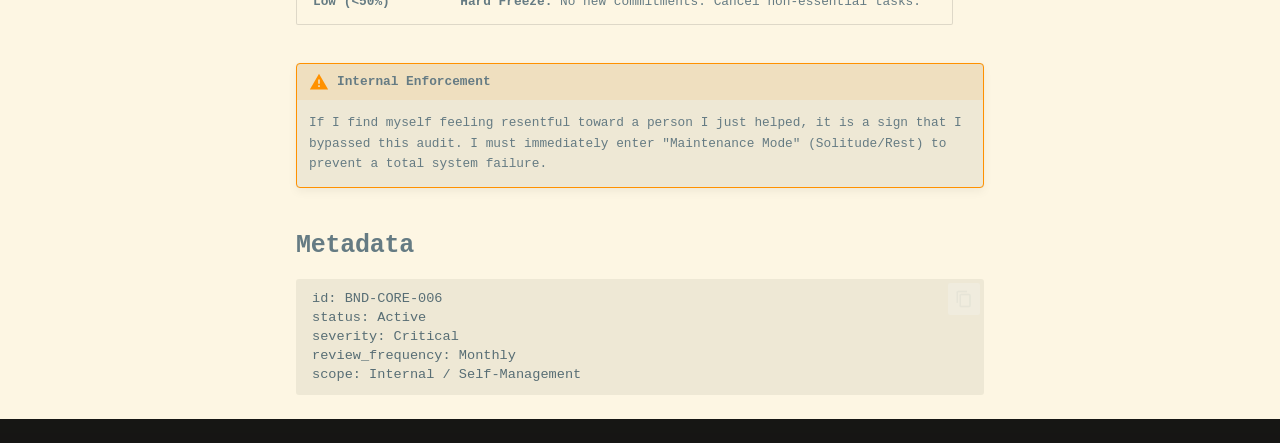
<file: internal-resource-audit.html>
<!doctype html>
<html lang="en" class="no-js">
  <head>
    
      <meta charset="utf-8">
      <meta name="viewport" content="width=device-width,initial-scale=1">
      
      
      
        <link rel="canonical" href="https://pcop00.github.io/personal-boundaries/internal-resource-audit.html">
      
      
        <link rel="prev" href="physical-integrity-and-interactive-play.html">
      
      
        <link rel="next" href="conflict-isolation.html">
      
      
        
      
      
      <link rel="icon" href="assets/images/favicon.png">
      <meta name="generator" content="mkdocs-1.6.1, mkdocs-material-9.7.6">
    
    
      
        <title>Internal Resource Audit - Personal Boundary Repository</title>
      
    
    
      <link rel="stylesheet" href="assets/stylesheets/main.484c7ddc.min.css">
      
        
        <link rel="stylesheet" href="assets/stylesheets/palette.ab4e12ef.min.css">
      
      


    
    
      
    
    
      
        
        
        <link rel="preconnect" href="https://fonts.gstatic.com" crossorigin>
        <link rel="stylesheet" href="https://fonts.googleapis.com/css?family=Roboto:300,300i,400,400i,700,700i%7CRoboto+Mono:400,400i,700,700i&display=fallback">
        <style>:root{--md-text-font:"Roboto";--md-code-font:"Roboto Mono"}</style>
      
    
    
      <link rel="stylesheet" href="stylesheets/solarized.css">
    
    <script>__md_scope=new URL(".",location),__md_hash=e=>[...e].reduce(((e,_)=>(e<<5)-e+_.charCodeAt(0)),0),__md_get=(e,_=localStorage,t=__md_scope)=>JSON.parse(_.getItem(t.pathname+"."+e)),__md_set=(e,_,t=localStorage,a=__md_scope)=>{try{t.setItem(a.pathname+"."+e,JSON.stringify(_))}catch(e){}}</script>
    
      

    
    
  </head>
  
  
    
    
      
    
    
    
    
    <body dir="ltr" data-md-color-scheme="default" data-md-color-primary="indigo" data-md-color-accent="indigo">
  
    
    <input class="md-toggle" data-md-toggle="drawer" type="checkbox" id="__drawer" autocomplete="off">
    <input class="md-toggle" data-md-toggle="search" type="checkbox" id="__search" autocomplete="off">
    <label class="md-overlay" for="__drawer"></label>
    <div data-md-component="skip">
      
        
        <a href="#boundary-internal-resource-audit-the-capacity-check" class="md-skip">
          Skip to content
        </a>
      
    </div>
    <div data-md-component="announce">
      
    </div>
    
    
      

  

<header class="md-header md-header--shadow" data-md-component="header">
  <nav class="md-header__inner md-grid" aria-label="Header">
    <a href="index.html" title="Personal Boundary Repository" class="md-header__button md-logo" aria-label="Personal Boundary Repository" data-md-component="logo">
      
  
  <svg xmlns="http://www.w3.org/2000/svg" viewBox="0 0 24 24"><path d="M12 8a3 3 0 0 0 3-3 3 3 0 0 0-3-3 3 3 0 0 0-3 3 3 3 0 0 0 3 3m0 3.54C9.64 9.35 6.5 8 3 8v11c3.5 0 6.64 1.35 9 3.54 2.36-2.19 5.5-3.54 9-3.54V8c-3.5 0-6.64 1.35-9 3.54"/></svg>

    </a>
    <label class="md-header__button md-icon" for="__drawer">
      
      <svg xmlns="http://www.w3.org/2000/svg" viewBox="0 0 24 24"><path d="M3 6h18v2H3zm0 5h18v2H3zm0 5h18v2H3z"/></svg>
    </label>
    <div class="md-header__title" data-md-component="header-title">
      <div class="md-header__ellipsis">
        <div class="md-header__topic">
          <span class="md-ellipsis">
            Personal Boundary Repository
          </span>
        </div>
        <div class="md-header__topic" data-md-component="header-topic">
          <span class="md-ellipsis">
            
              Internal Resource Audit
            
          </span>
        </div>
      </div>
    </div>
    
      
        <form class="md-header__option" data-md-component="palette">
  
    
    
    
    <input class="md-option" data-md-color-media="" data-md-color-scheme="default" data-md-color-primary="indigo" data-md-color-accent="indigo"  aria-label="Switch to dark"  type="radio" name="__palette" id="__palette_0">
    
      <label class="md-header__button md-icon" title="Switch to dark" for="__palette_1" hidden>
        <svg xmlns="http://www.w3.org/2000/svg" viewBox="0 0 24 24"><path d="M12 7a5 5 0 0 1 5 5 5 5 0 0 1-5 5 5 5 0 0 1-5-5 5 5 0 0 1 5-5m0 2a3 3 0 0 0-3 3 3 3 0 0 0 3 3 3 3 0 0 0 3-3 3 3 0 0 0-3-3m0-7 2.39 3.42C13.65 5.15 12.84 5 12 5s-1.65.15-2.39.42zM3.34 7l4.16-.35A7.2 7.2 0 0 0 5.94 8.5c-.44.74-.69 1.5-.83 2.29zm.02 10 1.76-3.77a7.131 7.131 0 0 0 2.38 4.14zM20.65 7l-1.77 3.79a7.02 7.02 0 0 0-2.38-4.15zm-.01 10-4.14.36c.59-.51 1.12-1.14 1.54-1.86.42-.73.69-1.5.83-2.29zM12 22l-2.41-3.44c.74.27 1.55.44 2.41.44.82 0 1.63-.17 2.37-.44z"/></svg>
      </label>
    
  
    
    
    
    <input class="md-option" data-md-color-media="" data-md-color-scheme="slate" data-md-color-primary="indigo" data-md-color-accent="indigo"  aria-label="Switch to light"  type="radio" name="__palette" id="__palette_1">
    
      <label class="md-header__button md-icon" title="Switch to light" for="__palette_0" hidden>
        <svg xmlns="http://www.w3.org/2000/svg" viewBox="0 0 24 24"><path d="m17.75 4.09-2.53 1.94.91 3.06-2.63-1.81-2.63 1.81.91-3.06-2.53-1.94L12.44 4l1.06-3 1.06 3zm3.5 6.91-1.64 1.25.59 1.98-1.7-1.17-1.7 1.17.59-1.98L15.75 11l2.06-.05L18.5 9l.69 1.95zm-2.28 4.95c.83-.08 1.72 1.1 1.19 1.85-.32.45-.66.87-1.08 1.27C15.17 23 8.84 23 4.94 19.07c-3.91-3.9-3.91-10.24 0-14.14.4-.4.82-.76 1.27-1.08.75-.53 1.93.36 1.85 1.19-.27 2.86.69 5.83 2.89 8.02a9.96 9.96 0 0 0 8.02 2.89m-1.64 2.02a12.08 12.08 0 0 1-7.8-3.47c-2.17-2.19-3.33-5-3.49-7.82-2.81 3.14-2.7 7.96.31 10.98 3.02 3.01 7.84 3.12 10.98.31"/></svg>
      </label>
    
  
</form>
      
    
    
      <script>var palette=__md_get("__palette");if(palette&&palette.color){if("(prefers-color-scheme)"===palette.color.media){var media=matchMedia("(prefers-color-scheme: light)"),input=document.querySelector(media.matches?"[data-md-color-media='(prefers-color-scheme: light)']":"[data-md-color-media='(prefers-color-scheme: dark)']");palette.color.media=input.getAttribute("data-md-color-media"),palette.color.scheme=input.getAttribute("data-md-color-scheme"),palette.color.primary=input.getAttribute("data-md-color-primary"),palette.color.accent=input.getAttribute("data-md-color-accent")}for(var[key,value]of Object.entries(palette.color))document.body.setAttribute("data-md-color-"+key,value)}</script>
    
    
    
      
      
        <label class="md-header__button md-icon" for="__search">
          
          <svg xmlns="http://www.w3.org/2000/svg" viewBox="0 0 24 24"><path d="M9.5 3A6.5 6.5 0 0 1 16 9.5c0 1.61-.59 3.09-1.56 4.23l.27.27h.79l5 5-1.5 1.5-5-5v-.79l-.27-.27A6.52 6.52 0 0 1 9.5 16 6.5 6.5 0 0 1 3 9.5 6.5 6.5 0 0 1 9.5 3m0 2C7 5 5 7 5 9.5S7 14 9.5 14 14 12 14 9.5 12 5 9.5 5"/></svg>
        </label>
        <div class="md-search" data-md-component="search" role="dialog">
  <label class="md-search__overlay" for="__search"></label>
  <div class="md-search__inner" role="search">
    <form class="md-search__form" name="search">
      <input type="text" class="md-search__input" name="query" aria-label="Search" placeholder="Search" autocapitalize="off" autocorrect="off" autocomplete="off" spellcheck="false" data-md-component="search-query" required>
      <label class="md-search__icon md-icon" for="__search">
        
        <svg xmlns="http://www.w3.org/2000/svg" viewBox="0 0 24 24"><path d="M9.5 3A6.5 6.5 0 0 1 16 9.5c0 1.61-.59 3.09-1.56 4.23l.27.27h.79l5 5-1.5 1.5-5-5v-.79l-.27-.27A6.52 6.52 0 0 1 9.5 16 6.5 6.5 0 0 1 3 9.5 6.5 6.5 0 0 1 9.5 3m0 2C7 5 5 7 5 9.5S7 14 9.5 14 14 12 14 9.5 12 5 9.5 5"/></svg>
        
        <svg xmlns="http://www.w3.org/2000/svg" viewBox="0 0 24 24"><path d="M20 11v2H8l5.5 5.5-1.42 1.42L4.16 12l7.92-7.92L13.5 5.5 8 11z"/></svg>
      </label>
      <nav class="md-search__options" aria-label="Search">
        
        <button type="reset" class="md-search__icon md-icon" title="Clear" aria-label="Clear" tabindex="-1">
          
          <svg xmlns="http://www.w3.org/2000/svg" viewBox="0 0 24 24"><path d="M19 6.41 17.59 5 12 10.59 6.41 5 5 6.41 10.59 12 5 17.59 6.41 19 12 13.41 17.59 19 19 17.59 13.41 12z"/></svg>
        </button>
      </nav>
      
        <div class="md-search__suggest" data-md-component="search-suggest"></div>
      
    </form>
    <div class="md-search__output">
      <div class="md-search__scrollwrap" tabindex="0" data-md-scrollfix>
        <div class="md-search-result" data-md-component="search-result">
          <div class="md-search-result__meta">
            Initializing search
          </div>
          <ol class="md-search-result__list" role="presentation"></ol>
        </div>
      </div>
    </div>
  </div>
</div>
      
    
    
  </nav>
  
</header>
    
    <div class="md-container" data-md-component="container">
      
      
        
          
        
      
      <main class="md-main" data-md-component="main">
        <div class="md-main__inner md-grid">
          
            
              
              <div class="md-sidebar md-sidebar--primary" data-md-component="sidebar" data-md-type="navigation" >
                <div class="md-sidebar__scrollwrap">
                  <div class="md-sidebar__inner">
                    



<nav class="md-nav md-nav--primary" aria-label="Navigation" data-md-level="0">
  <label class="md-nav__title" for="__drawer">
    <a href="index.html" title="Personal Boundary Repository" class="md-nav__button md-logo" aria-label="Personal Boundary Repository" data-md-component="logo">
      
  
  <svg xmlns="http://www.w3.org/2000/svg" viewBox="0 0 24 24"><path d="M12 8a3 3 0 0 0 3-3 3 3 0 0 0-3-3 3 3 0 0 0-3 3 3 3 0 0 0 3 3m0 3.54C9.64 9.35 6.5 8 3 8v11c3.5 0 6.64 1.35 9 3.54 2.36-2.19 5.5-3.54 9-3.54V8c-3.5 0-6.64 1.35-9 3.54"/></svg>

    </a>
    Personal Boundary Repository
  </label>
  
  <ul class="md-nav__list" data-md-scrollfix>
    
      
      
  
  
  
  
    <li class="md-nav__item">
      <a href="index.html" class="md-nav__link">
        
  
  
  <span class="md-ellipsis">
    
  
    Home
  

    
  </span>
  
  

      </a>
    </li>
  

    
      
      
  
  
    
  
  
  
    
    
    
    
    
    <li class="md-nav__item md-nav__item--active md-nav__item--nested">
      
        
        
        <input class="md-nav__toggle md-toggle " type="checkbox" id="__nav_2" checked>
        
          
          <label class="md-nav__link" for="__nav_2" id="__nav_2_label" tabindex="0">
            
  
  
  <span class="md-ellipsis">
    
  
    Boundaries
  

    
  </span>
  
  

            <span class="md-nav__icon md-icon"></span>
          </label>
        
        <nav class="md-nav" data-md-level="1" aria-labelledby="__nav_2_label" aria-expanded="true">
          <label class="md-nav__title" for="__nav_2">
            <span class="md-nav__icon md-icon"></span>
            
  
    Boundaries
  

          </label>
          <ul class="md-nav__list" data-md-scrollfix>
            
              
                
  
  
  
  
    <li class="md-nav__item">
      <a href="basic-dignity-standard.html" class="md-nav__link">
        
  
  
  <span class="md-ellipsis">
    
  
    Basic Dignity Standard
  

    
  </span>
  
  

      </a>
    </li>
  

              
            
              
                
  
  
  
  
    <li class="md-nav__item">
      <a href="request-management-and-response-policy.html" class="md-nav__link">
        
  
  
  <span class="md-ellipsis">
    
  
    Request Management & Response Policy
  

    
  </span>
  
  

      </a>
    </li>
  

              
            
              
                
  
  
  
  
    <li class="md-nav__item">
      <a href="acts-of-service-integrity.html" class="md-nav__link">
        
  
  
  <span class="md-ellipsis">
    
  
    Acts of Service — Offered vs. Extracted
  

    
  </span>
  
  

      </a>
    </li>
  

              
            
              
                
  
  
  
  
    <li class="md-nav__item">
      <a href="role-definition-and-domestic-integration.html" class="md-nav__link">
        
  
  
  <span class="md-ellipsis">
    
  
    Role Definition & Domestic Integration
  

    
  </span>
  
  

      </a>
    </li>
  

              
            
              
                
  
  
  
  
    <li class="md-nav__item">
      <a href="physical-integrity-and-interactive-play.html" class="md-nav__link">
        
  
  
  <span class="md-ellipsis">
    
  
    Physical Integrity & Interactive Play
  

    
  </span>
  
  

      </a>
    </li>
  

              
            
              
                
  
  
    
  
  
  
    <li class="md-nav__item md-nav__item--active">
      
      <input class="md-nav__toggle md-toggle" type="checkbox" id="__toc">
      
      
        
      
      
        <label class="md-nav__link md-nav__link--active" for="__toc">
          
  
  
  <span class="md-ellipsis">
    
  
    Internal Resource Audit
  

    
  </span>
  
  

          <span class="md-nav__icon md-icon"></span>
        </label>
      
      <a href="internal-resource-audit.html" class="md-nav__link md-nav__link--active">
        
  
  
  <span class="md-ellipsis">
    
  
    Internal Resource Audit
  

    
  </span>
  
  

      </a>
      
        

<nav class="md-nav md-nav--secondary" aria-label="Table of contents">
  
  
  
    
  
  
    <label class="md-nav__title" for="__toc">
      <span class="md-nav__icon md-icon"></span>
      Table of contents
    </label>
    <ul class="md-nav__list" data-md-component="toc" data-md-scrollfix>
      
        <li class="md-nav__item">
  <a href="#1-the-line" class="md-nav__link">
    <span class="md-ellipsis">
      
        1. The Line
      
    </span>
  </a>
  
</li>
      
        <li class="md-nav__item">
  <a href="#2-rationale" class="md-nav__link">
    <span class="md-ellipsis">
      
        2. Rationale
      
    </span>
  </a>
  
</li>
      
        <li class="md-nav__item">
  <a href="#3-implementation" class="md-nav__link">
    <span class="md-ellipsis">
      
        3. Implementation
      
    </span>
  </a>
  
</li>
      
        <li class="md-nav__item">
  <a href="#4-communication-signals" class="md-nav__link">
    <span class="md-ellipsis">
      
        4. Communication (Signals)
      
    </span>
  </a>
  
</li>
      
        <li class="md-nav__item">
  <a href="#5-decision-logic-the-resource-tank" class="md-nav__link">
    <span class="md-ellipsis">
      
        5. Decision Logic: The Resource Tank
      
    </span>
  </a>
  
</li>
      
        <li class="md-nav__item">
  <a href="#metadata" class="md-nav__link">
    <span class="md-ellipsis">
      
        Metadata
      
    </span>
  </a>
  
</li>
      
    </ul>
  
</nav>
      
    </li>
  

              
            
              
                
  
  
  
  
    <li class="md-nav__item">
      <a href="conflict-isolation.html" class="md-nav__link">
        
  
  
  <span class="md-ellipsis">
    
  
    Conflict Isolation
  

    
  </span>
  
  

      </a>
    </li>
  

              
            
              
                
  
  
  
  
    <li class="md-nav__item">
      <a href="co-parenting-and-personal-autonomy.html" class="md-nav__link">
        
  
  
  <span class="md-ellipsis">
    
  
    Co-Parenting & Personal Autonomy
  

    
  </span>
  
  

      </a>
    </li>
  

              
            
              
                
  
  
  
  
    <li class="md-nav__item">
      <a href="disclosure-and-emotional-processing.html" class="md-nav__link">
        
  
  
  <span class="md-ellipsis">
    
  
    Disclosure & Emotional Processing
  

    
  </span>
  
  

      </a>
    </li>
  

              
            
              
                
  
  
  
  
    <li class="md-nav__item">
      <a href="information-capping-and-relationship-heartbeats.html" class="md-nav__link">
        
  
  
  <span class="md-ellipsis">
    
  
    Information Capping & Relationship Heartbeats
  

    
  </span>
  
  

      </a>
    </li>
  

              
            
              
                
  
  
  
  
    <li class="md-nav__item">
      <a href="information-disclosure-extended-family.html" class="md-nav__link">
        
  
  
  <span class="md-ellipsis">
    
  
    Information Disclosure (Extended Family)
  

    
  </span>
  
  

      </a>
    </li>
  

              
            
          </ul>
        </nav>
      
    </li>
  

    
      
      
  
  
  
  
    
    
    
    
    
    <li class="md-nav__item md-nav__item--nested">
      
        
        
        <input class="md-nav__toggle md-toggle " type="checkbox" id="__nav_3" >
        
          
          <label class="md-nav__link" for="__nav_3" id="__nav_3_label" tabindex="0">
            
  
  
  <span class="md-ellipsis">
    
  
    About
  

    
  </span>
  
  

            <span class="md-nav__icon md-icon"></span>
          </label>
        
        <nav class="md-nav" data-md-level="1" aria-labelledby="__nav_3_label" aria-expanded="false">
          <label class="md-nav__title" for="__nav_3">
            <span class="md-nav__icon md-icon"></span>
            
  
    About
  

          </label>
          <ul class="md-nav__list" data-md-scrollfix>
            
              
                
  
  
  
  
    <li class="md-nav__item">
      <a href="about/rationale.html" class="md-nav__link">
        
  
  
  <span class="md-ellipsis">
    
  
    Rationale
  

    
  </span>
  
  

      </a>
    </li>
  

              
            
              
                
  
  
  
  
    <li class="md-nav__item">
      <a href="about/style-guide.html" class="md-nav__link">
        
  
  
  <span class="md-ellipsis">
    
  
    Style Guide
  

    
  </span>
  
  

      </a>
    </li>
  

              
            
          </ul>
        </nav>
      
    </li>
  

    
  </ul>
</nav>
                  </div>
                </div>
              </div>
            
            
              
              <div class="md-sidebar md-sidebar--secondary" data-md-component="sidebar" data-md-type="toc" >
                <div class="md-sidebar__scrollwrap">
                  <div class="md-sidebar__inner">
                    

<nav class="md-nav md-nav--secondary" aria-label="Table of contents">
  
  
  
    
  
  
    <label class="md-nav__title" for="__toc">
      <span class="md-nav__icon md-icon"></span>
      Table of contents
    </label>
    <ul class="md-nav__list" data-md-component="toc" data-md-scrollfix>
      
        <li class="md-nav__item">
  <a href="#1-the-line" class="md-nav__link">
    <span class="md-ellipsis">
      
        1. The Line
      
    </span>
  </a>
  
</li>
      
        <li class="md-nav__item">
  <a href="#2-rationale" class="md-nav__link">
    <span class="md-ellipsis">
      
        2. Rationale
      
    </span>
  </a>
  
</li>
      
        <li class="md-nav__item">
  <a href="#3-implementation" class="md-nav__link">
    <span class="md-ellipsis">
      
        3. Implementation
      
    </span>
  </a>
  
</li>
      
        <li class="md-nav__item">
  <a href="#4-communication-signals" class="md-nav__link">
    <span class="md-ellipsis">
      
        4. Communication (Signals)
      
    </span>
  </a>
  
</li>
      
        <li class="md-nav__item">
  <a href="#5-decision-logic-the-resource-tank" class="md-nav__link">
    <span class="md-ellipsis">
      
        5. Decision Logic: The Resource Tank
      
    </span>
  </a>
  
</li>
      
        <li class="md-nav__item">
  <a href="#metadata" class="md-nav__link">
    <span class="md-ellipsis">
      
        Metadata
      
    </span>
  </a>
  
</li>
      
    </ul>
  
</nav>
                  </div>
                </div>
              </div>
            
          
          
            <div class="md-content" data-md-component="content">
              
              <article class="md-content__inner md-typeset">
                
                  



<h1 id="boundary-internal-resource-audit-the-capacity-check">Boundary: Internal Resource Audit (The Capacity Check)<a class="headerlink" href="#boundary-internal-resource-audit-the-capacity-check" title="Permanent link">&para;</a></h1>
<h2 id="1-the-line">1. The Line<a class="headerlink" href="#1-the-line" title="Permanent link">&para;</a></h2>
<p><strong>I will not commit to any new expenditure of time, money, or emotional labor without first auditing my current "Resource Tank" and confirming a 20% surplus.</strong></p>
<h2 id="2-rationale">2. Rationale<a class="headerlink" href="#2-rationale" title="Permanent link">&para;</a></h2>
<p>My default setting is to prioritize external needs to keep the peace. This leads to "Silent Burnout," where I am functionally operational but internally depleted. By requiring a 20% "Safety Buffer," I ensure that I always have enough reserves to handle an emergency with my kids without breaking.</p>
<h2 id="3-implementation">3. Implementation<a class="headerlink" href="#3-implementation" title="Permanent link">&para;</a></h2>
<ul>
<li><strong>The "24-Hour Review" Default:</strong> This activates BND-OPS-003 for <em>every</em> request, even "fun" ones. No "Yes" is delivered in the moment.</li>
<li><strong>The Hard-Stop Sunday:</strong> Sunday evenings are a "Read-Only" period. No planning, no heavy chores, no stressful texts. This is a manual reboot for the upcoming week.</li>
<li><strong>The "Capacity Filter" Questions:</strong> Before agreeing to help or show up, I must answer:<ol>
<li>Does this take away from my kids or my sleep?</li>
<li>Am I doing this because I <em>want</em> to or because I'm afraid of the <em>friction</em> of saying no?</li>
<li>If I say yes, what am I saying "No" to in my own life?</li>
</ol>
</li>
</ul>
<h2 id="4-communication-signals">4. Communication (Signals)<a class="headerlink" href="#4-communication-signals" title="Permanent link">&para;</a></h2>
<ul>
<li><strong>[SIGNAL - Internal]:</strong> "I feel the urge to say yes right now just to make this person happy. That is a System Alert. I am invoking the 24-hour buffer."</li>
<li><strong>[SIGNAL - External]:</strong> "That sounds like a great cause/event, but I've reached my 'people capacity' for this week. I need to stay home and recharge so I can be 100% for my kids tomorrow."</li>
<li><strong>[SIGNAL - The Correction]:</strong> "I previously said I could help with that, but I realized I overcommitted myself. I'm going to have to scale back my involvement to [Specific Limit] to keep my own life balanced."</li>
</ul>
<h2 id="5-decision-logic-the-resource-tank">5. Decision Logic: The Resource Tank<a class="headerlink" href="#5-decision-logic-the-resource-tank" title="Permanent link">&para;</a></h2>
<table>
<thead>
<tr>
<th style="text-align: left;">Tank Level</th>
<th style="text-align: left;">Action Protocol</th>
</tr>
</thead>
<tbody>
<tr>
<td style="text-align: left;"><strong>High (&gt;80%)</strong></td>
<td style="text-align: left;">Proceed with standard "Decision Latency" (BND-OPS-003).</td>
</tr>
<tr>
<td style="text-align: left;"><strong>Medium (50–80%)</strong></td>
<td style="text-align: left;">One-in, One-out. (To do something new, cancel something else).</td>
</tr>
<tr>
<td style="text-align: left;"><strong>Low (&lt;50%)</strong></td>
<td style="text-align: left;"><strong>Hard Freeze.</strong> No new commitments. Cancel non-essential tasks.</td>
</tr>
</tbody>
</table>
<div class="admonition warning">
<p class="admonition-title">Internal Enforcement</p>
<p>If I find myself feeling resentful toward a person I just helped, it is a sign that I bypassed this audit. I must immediately enter "Maintenance Mode" (Solitude/Rest) to prevent a total system failure.</p>
</div>
<h2 id="metadata">Metadata<a class="headerlink" href="#metadata" title="Permanent link">&para;</a></h2>
<pre><code class="language-yaml">id: BND-CORE-006
status: Active
severity: Critical
review_frequency: Monthly
scope: Internal / Self-Management
</code></pre>












                
              </article>
            </div>
          
          
<script>var target=document.getElementById(location.hash.slice(1));target&&target.name&&(target.checked=target.name.startsWith("__tabbed_"))</script>
        </div>
        
          <button type="button" class="md-top md-icon" data-md-component="top" hidden>
  
  <svg xmlns="http://www.w3.org/2000/svg" viewBox="0 0 24 24"><path d="M13 20h-2V8l-5.5 5.5-1.42-1.42L12 4.16l7.92 7.92-1.42 1.42L13 8z"/></svg>
  Back to top
</button>
        
      </main>
      
        <footer class="md-footer">
  
  <div class="md-footer-meta md-typeset">
    <div class="md-footer-meta__inner md-grid">
      <div class="md-copyright">
  
  
</div>
      
    </div>
  </div>
</footer>
      
    </div>
    <div class="md-dialog" data-md-component="dialog">
      <div class="md-dialog__inner md-typeset"></div>
    </div>
    
    
    
      
      
      <script id="__config" type="application/json">{"annotate": null, "base": ".", "features": ["navigation.top", "search.highlight", "search.suggest", "toc.follow", "content.code.copy"], "search": "assets/javascripts/workers/search.2c215733.min.js", "tags": null, "translations": {"clipboard.copied": "Copied to clipboard", "clipboard.copy": "Copy to clipboard", "search.result.more.one": "1 more on this page", "search.result.more.other": "# more on this page", "search.result.none": "No matching documents", "search.result.one": "1 matching document", "search.result.other": "# matching documents", "search.result.placeholder": "Type to start searching", "search.result.term.missing": "Missing", "select.version": "Select version"}, "version": null}</script>
    
    
      <script src="assets/javascripts/bundle.79ae519e.min.js"></script>
      
    
  </body>
</html>
</file>
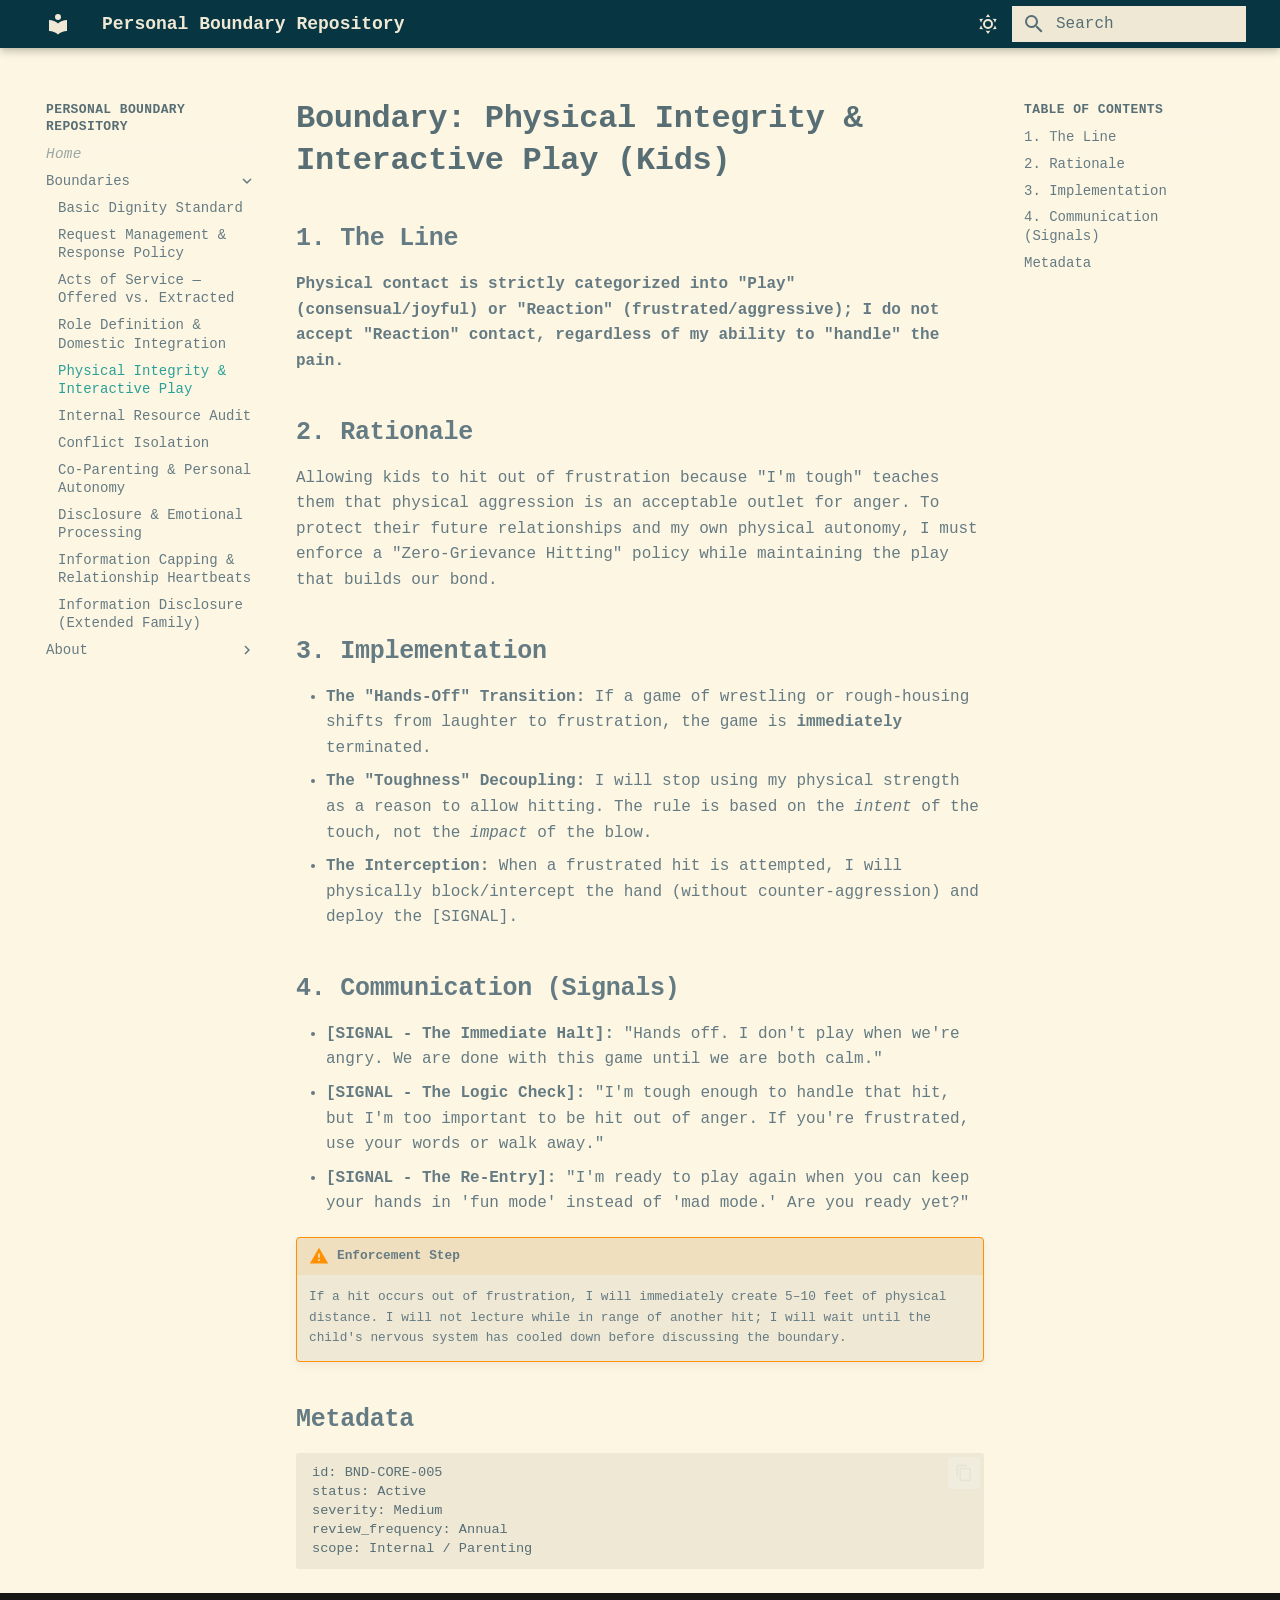
<file: physical-integrity-and-interactive-play.html>
<!doctype html>
<html lang="en" class="no-js">
  <head>
    
      <meta charset="utf-8">
      <meta name="viewport" content="width=device-width,initial-scale=1">
      
      
      
        <link rel="canonical" href="https://pcop00.github.io/personal-boundaries/physical-integrity-and-interactive-play.html">
      
      
        <link rel="prev" href="role-definition-and-domestic-integration.html">
      
      
        <link rel="next" href="internal-resource-audit.html">
      
      
        
      
      
      <link rel="icon" href="assets/images/favicon.png">
      <meta name="generator" content="mkdocs-1.6.1, mkdocs-material-9.7.6">
    
    
      
        <title>Physical Integrity & Interactive Play - Personal Boundary Repository</title>
      
    
    
      <link rel="stylesheet" href="assets/stylesheets/main.484c7ddc.min.css">
      
        
        <link rel="stylesheet" href="assets/stylesheets/palette.ab4e12ef.min.css">
      
      


    
    
      
    
    
      
        
        
        <link rel="preconnect" href="https://fonts.gstatic.com" crossorigin>
        <link rel="stylesheet" href="https://fonts.googleapis.com/css?family=Roboto:300,300i,400,400i,700,700i%7CRoboto+Mono:400,400i,700,700i&display=fallback">
        <style>:root{--md-text-font:"Roboto";--md-code-font:"Roboto Mono"}</style>
      
    
    
      <link rel="stylesheet" href="stylesheets/solarized.css">
    
    <script>__md_scope=new URL(".",location),__md_hash=e=>[...e].reduce(((e,_)=>(e<<5)-e+_.charCodeAt(0)),0),__md_get=(e,_=localStorage,t=__md_scope)=>JSON.parse(_.getItem(t.pathname+"."+e)),__md_set=(e,_,t=localStorage,a=__md_scope)=>{try{t.setItem(a.pathname+"."+e,JSON.stringify(_))}catch(e){}}</script>
    
      

    
    
  </head>
  
  
    
    
      
    
    
    
    
    <body dir="ltr" data-md-color-scheme="default" data-md-color-primary="indigo" data-md-color-accent="indigo">
  
    
    <input class="md-toggle" data-md-toggle="drawer" type="checkbox" id="__drawer" autocomplete="off">
    <input class="md-toggle" data-md-toggle="search" type="checkbox" id="__search" autocomplete="off">
    <label class="md-overlay" for="__drawer"></label>
    <div data-md-component="skip">
      
        
        <a href="#boundary-physical-integrity-interactive-play-kids" class="md-skip">
          Skip to content
        </a>
      
    </div>
    <div data-md-component="announce">
      
    </div>
    
    
      

  

<header class="md-header md-header--shadow" data-md-component="header">
  <nav class="md-header__inner md-grid" aria-label="Header">
    <a href="index.html" title="Personal Boundary Repository" class="md-header__button md-logo" aria-label="Personal Boundary Repository" data-md-component="logo">
      
  
  <svg xmlns="http://www.w3.org/2000/svg" viewBox="0 0 24 24"><path d="M12 8a3 3 0 0 0 3-3 3 3 0 0 0-3-3 3 3 0 0 0-3 3 3 3 0 0 0 3 3m0 3.54C9.64 9.35 6.5 8 3 8v11c3.5 0 6.64 1.35 9 3.54 2.36-2.19 5.5-3.54 9-3.54V8c-3.5 0-6.64 1.35-9 3.54"/></svg>

    </a>
    <label class="md-header__button md-icon" for="__drawer">
      
      <svg xmlns="http://www.w3.org/2000/svg" viewBox="0 0 24 24"><path d="M3 6h18v2H3zm0 5h18v2H3zm0 5h18v2H3z"/></svg>
    </label>
    <div class="md-header__title" data-md-component="header-title">
      <div class="md-header__ellipsis">
        <div class="md-header__topic">
          <span class="md-ellipsis">
            Personal Boundary Repository
          </span>
        </div>
        <div class="md-header__topic" data-md-component="header-topic">
          <span class="md-ellipsis">
            
              Physical Integrity & Interactive Play
            
          </span>
        </div>
      </div>
    </div>
    
      
        <form class="md-header__option" data-md-component="palette">
  
    
    
    
    <input class="md-option" data-md-color-media="" data-md-color-scheme="default" data-md-color-primary="indigo" data-md-color-accent="indigo"  aria-label="Switch to dark"  type="radio" name="__palette" id="__palette_0">
    
      <label class="md-header__button md-icon" title="Switch to dark" for="__palette_1" hidden>
        <svg xmlns="http://www.w3.org/2000/svg" viewBox="0 0 24 24"><path d="M12 7a5 5 0 0 1 5 5 5 5 0 0 1-5 5 5 5 0 0 1-5-5 5 5 0 0 1 5-5m0 2a3 3 0 0 0-3 3 3 3 0 0 0 3 3 3 3 0 0 0 3-3 3 3 0 0 0-3-3m0-7 2.39 3.42C13.65 5.15 12.84 5 12 5s-1.65.15-2.39.42zM3.34 7l4.16-.35A7.2 7.2 0 0 0 5.94 8.5c-.44.74-.69 1.5-.83 2.29zm.02 10 1.76-3.77a7.131 7.131 0 0 0 2.38 4.14zM20.65 7l-1.77 3.79a7.02 7.02 0 0 0-2.38-4.15zm-.01 10-4.14.36c.59-.51 1.12-1.14 1.54-1.86.42-.73.69-1.5.83-2.29zM12 22l-2.41-3.44c.74.27 1.55.44 2.41.44.82 0 1.63-.17 2.37-.44z"/></svg>
      </label>
    
  
    
    
    
    <input class="md-option" data-md-color-media="" data-md-color-scheme="slate" data-md-color-primary="indigo" data-md-color-accent="indigo"  aria-label="Switch to light"  type="radio" name="__palette" id="__palette_1">
    
      <label class="md-header__button md-icon" title="Switch to light" for="__palette_0" hidden>
        <svg xmlns="http://www.w3.org/2000/svg" viewBox="0 0 24 24"><path d="m17.75 4.09-2.53 1.94.91 3.06-2.63-1.81-2.63 1.81.91-3.06-2.53-1.94L12.44 4l1.06-3 1.06 3zm3.5 6.91-1.64 1.25.59 1.98-1.7-1.17-1.7 1.17.59-1.98L15.75 11l2.06-.05L18.5 9l.69 1.95zm-2.28 4.95c.83-.08 1.72 1.1 1.19 1.85-.32.45-.66.87-1.08 1.27C15.17 23 8.84 23 4.94 19.07c-3.91-3.9-3.91-10.24 0-14.14.4-.4.82-.76 1.27-1.08.75-.53 1.93.36 1.85 1.19-.27 2.86.69 5.83 2.89 8.02a9.96 9.96 0 0 0 8.02 2.89m-1.64 2.02a12.08 12.08 0 0 1-7.8-3.47c-2.17-2.19-3.33-5-3.49-7.82-2.81 3.14-2.7 7.96.31 10.98 3.02 3.01 7.84 3.12 10.98.31"/></svg>
      </label>
    
  
</form>
      
    
    
      <script>var palette=__md_get("__palette");if(palette&&palette.color){if("(prefers-color-scheme)"===palette.color.media){var media=matchMedia("(prefers-color-scheme: light)"),input=document.querySelector(media.matches?"[data-md-color-media='(prefers-color-scheme: light)']":"[data-md-color-media='(prefers-color-scheme: dark)']");palette.color.media=input.getAttribute("data-md-color-media"),palette.color.scheme=input.getAttribute("data-md-color-scheme"),palette.color.primary=input.getAttribute("data-md-color-primary"),palette.color.accent=input.getAttribute("data-md-color-accent")}for(var[key,value]of Object.entries(palette.color))document.body.setAttribute("data-md-color-"+key,value)}</script>
    
    
    
      
      
        <label class="md-header__button md-icon" for="__search">
          
          <svg xmlns="http://www.w3.org/2000/svg" viewBox="0 0 24 24"><path d="M9.5 3A6.5 6.5 0 0 1 16 9.5c0 1.61-.59 3.09-1.56 4.23l.27.27h.79l5 5-1.5 1.5-5-5v-.79l-.27-.27A6.52 6.52 0 0 1 9.5 16 6.5 6.5 0 0 1 3 9.5 6.5 6.5 0 0 1 9.5 3m0 2C7 5 5 7 5 9.5S7 14 9.5 14 14 12 14 9.5 12 5 9.5 5"/></svg>
        </label>
        <div class="md-search" data-md-component="search" role="dialog">
  <label class="md-search__overlay" for="__search"></label>
  <div class="md-search__inner" role="search">
    <form class="md-search__form" name="search">
      <input type="text" class="md-search__input" name="query" aria-label="Search" placeholder="Search" autocapitalize="off" autocorrect="off" autocomplete="off" spellcheck="false" data-md-component="search-query" required>
      <label class="md-search__icon md-icon" for="__search">
        
        <svg xmlns="http://www.w3.org/2000/svg" viewBox="0 0 24 24"><path d="M9.5 3A6.5 6.5 0 0 1 16 9.5c0 1.61-.59 3.09-1.56 4.23l.27.27h.79l5 5-1.5 1.5-5-5v-.79l-.27-.27A6.52 6.52 0 0 1 9.5 16 6.5 6.5 0 0 1 3 9.5 6.5 6.5 0 0 1 9.5 3m0 2C7 5 5 7 5 9.5S7 14 9.5 14 14 12 14 9.5 12 5 9.5 5"/></svg>
        
        <svg xmlns="http://www.w3.org/2000/svg" viewBox="0 0 24 24"><path d="M20 11v2H8l5.5 5.5-1.42 1.42L4.16 12l7.92-7.92L13.5 5.5 8 11z"/></svg>
      </label>
      <nav class="md-search__options" aria-label="Search">
        
        <button type="reset" class="md-search__icon md-icon" title="Clear" aria-label="Clear" tabindex="-1">
          
          <svg xmlns="http://www.w3.org/2000/svg" viewBox="0 0 24 24"><path d="M19 6.41 17.59 5 12 10.59 6.41 5 5 6.41 10.59 12 5 17.59 6.41 19 12 13.41 17.59 19 19 17.59 13.41 12z"/></svg>
        </button>
      </nav>
      
        <div class="md-search__suggest" data-md-component="search-suggest"></div>
      
    </form>
    <div class="md-search__output">
      <div class="md-search__scrollwrap" tabindex="0" data-md-scrollfix>
        <div class="md-search-result" data-md-component="search-result">
          <div class="md-search-result__meta">
            Initializing search
          </div>
          <ol class="md-search-result__list" role="presentation"></ol>
        </div>
      </div>
    </div>
  </div>
</div>
      
    
    
  </nav>
  
</header>
    
    <div class="md-container" data-md-component="container">
      
      
        
          
        
      
      <main class="md-main" data-md-component="main">
        <div class="md-main__inner md-grid">
          
            
              
              <div class="md-sidebar md-sidebar--primary" data-md-component="sidebar" data-md-type="navigation" >
                <div class="md-sidebar__scrollwrap">
                  <div class="md-sidebar__inner">
                    



<nav class="md-nav md-nav--primary" aria-label="Navigation" data-md-level="0">
  <label class="md-nav__title" for="__drawer">
    <a href="index.html" title="Personal Boundary Repository" class="md-nav__button md-logo" aria-label="Personal Boundary Repository" data-md-component="logo">
      
  
  <svg xmlns="http://www.w3.org/2000/svg" viewBox="0 0 24 24"><path d="M12 8a3 3 0 0 0 3-3 3 3 0 0 0-3-3 3 3 0 0 0-3 3 3 3 0 0 0 3 3m0 3.54C9.64 9.35 6.5 8 3 8v11c3.5 0 6.64 1.35 9 3.54 2.36-2.19 5.5-3.54 9-3.54V8c-3.5 0-6.64 1.35-9 3.54"/></svg>

    </a>
    Personal Boundary Repository
  </label>
  
  <ul class="md-nav__list" data-md-scrollfix>
    
      
      
  
  
  
  
    <li class="md-nav__item">
      <a href="index.html" class="md-nav__link">
        
  
  
  <span class="md-ellipsis">
    
  
    Home
  

    
  </span>
  
  

      </a>
    </li>
  

    
      
      
  
  
    
  
  
  
    
    
    
    
    
    <li class="md-nav__item md-nav__item--active md-nav__item--nested">
      
        
        
        <input class="md-nav__toggle md-toggle " type="checkbox" id="__nav_2" checked>
        
          
          <label class="md-nav__link" for="__nav_2" id="__nav_2_label" tabindex="0">
            
  
  
  <span class="md-ellipsis">
    
  
    Boundaries
  

    
  </span>
  
  

            <span class="md-nav__icon md-icon"></span>
          </label>
        
        <nav class="md-nav" data-md-level="1" aria-labelledby="__nav_2_label" aria-expanded="true">
          <label class="md-nav__title" for="__nav_2">
            <span class="md-nav__icon md-icon"></span>
            
  
    Boundaries
  

          </label>
          <ul class="md-nav__list" data-md-scrollfix>
            
              
                
  
  
  
  
    <li class="md-nav__item">
      <a href="basic-dignity-standard.html" class="md-nav__link">
        
  
  
  <span class="md-ellipsis">
    
  
    Basic Dignity Standard
  

    
  </span>
  
  

      </a>
    </li>
  

              
            
              
                
  
  
  
  
    <li class="md-nav__item">
      <a href="request-management-and-response-policy.html" class="md-nav__link">
        
  
  
  <span class="md-ellipsis">
    
  
    Request Management & Response Policy
  

    
  </span>
  
  

      </a>
    </li>
  

              
            
              
                
  
  
  
  
    <li class="md-nav__item">
      <a href="acts-of-service-integrity.html" class="md-nav__link">
        
  
  
  <span class="md-ellipsis">
    
  
    Acts of Service — Offered vs. Extracted
  

    
  </span>
  
  

      </a>
    </li>
  

              
            
              
                
  
  
  
  
    <li class="md-nav__item">
      <a href="role-definition-and-domestic-integration.html" class="md-nav__link">
        
  
  
  <span class="md-ellipsis">
    
  
    Role Definition & Domestic Integration
  

    
  </span>
  
  

      </a>
    </li>
  

              
            
              
                
  
  
    
  
  
  
    <li class="md-nav__item md-nav__item--active">
      
      <input class="md-nav__toggle md-toggle" type="checkbox" id="__toc">
      
      
        
      
      
        <label class="md-nav__link md-nav__link--active" for="__toc">
          
  
  
  <span class="md-ellipsis">
    
  
    Physical Integrity & Interactive Play
  

    
  </span>
  
  

          <span class="md-nav__icon md-icon"></span>
        </label>
      
      <a href="physical-integrity-and-interactive-play.html" class="md-nav__link md-nav__link--active">
        
  
  
  <span class="md-ellipsis">
    
  
    Physical Integrity & Interactive Play
  

    
  </span>
  
  

      </a>
      
        

<nav class="md-nav md-nav--secondary" aria-label="Table of contents">
  
  
  
    
  
  
    <label class="md-nav__title" for="__toc">
      <span class="md-nav__icon md-icon"></span>
      Table of contents
    </label>
    <ul class="md-nav__list" data-md-component="toc" data-md-scrollfix>
      
        <li class="md-nav__item">
  <a href="#1-the-line" class="md-nav__link">
    <span class="md-ellipsis">
      
        1. The Line
      
    </span>
  </a>
  
</li>
      
        <li class="md-nav__item">
  <a href="#2-rationale" class="md-nav__link">
    <span class="md-ellipsis">
      
        2. Rationale
      
    </span>
  </a>
  
</li>
      
        <li class="md-nav__item">
  <a href="#3-implementation" class="md-nav__link">
    <span class="md-ellipsis">
      
        3. Implementation
      
    </span>
  </a>
  
</li>
      
        <li class="md-nav__item">
  <a href="#4-communication-signals" class="md-nav__link">
    <span class="md-ellipsis">
      
        4. Communication (Signals)
      
    </span>
  </a>
  
</li>
      
        <li class="md-nav__item">
  <a href="#metadata" class="md-nav__link">
    <span class="md-ellipsis">
      
        Metadata
      
    </span>
  </a>
  
</li>
      
    </ul>
  
</nav>
      
    </li>
  

              
            
              
                
  
  
  
  
    <li class="md-nav__item">
      <a href="internal-resource-audit.html" class="md-nav__link">
        
  
  
  <span class="md-ellipsis">
    
  
    Internal Resource Audit
  

    
  </span>
  
  

      </a>
    </li>
  

              
            
              
                
  
  
  
  
    <li class="md-nav__item">
      <a href="conflict-isolation.html" class="md-nav__link">
        
  
  
  <span class="md-ellipsis">
    
  
    Conflict Isolation
  

    
  </span>
  
  

      </a>
    </li>
  

              
            
              
                
  
  
  
  
    <li class="md-nav__item">
      <a href="co-parenting-and-personal-autonomy.html" class="md-nav__link">
        
  
  
  <span class="md-ellipsis">
    
  
    Co-Parenting & Personal Autonomy
  

    
  </span>
  
  

      </a>
    </li>
  

              
            
              
                
  
  
  
  
    <li class="md-nav__item">
      <a href="disclosure-and-emotional-processing.html" class="md-nav__link">
        
  
  
  <span class="md-ellipsis">
    
  
    Disclosure & Emotional Processing
  

    
  </span>
  
  

      </a>
    </li>
  

              
            
              
                
  
  
  
  
    <li class="md-nav__item">
      <a href="information-capping-and-relationship-heartbeats.html" class="md-nav__link">
        
  
  
  <span class="md-ellipsis">
    
  
    Information Capping & Relationship Heartbeats
  

    
  </span>
  
  

      </a>
    </li>
  

              
            
              
                
  
  
  
  
    <li class="md-nav__item">
      <a href="information-disclosure-extended-family.html" class="md-nav__link">
        
  
  
  <span class="md-ellipsis">
    
  
    Information Disclosure (Extended Family)
  

    
  </span>
  
  

      </a>
    </li>
  

              
            
          </ul>
        </nav>
      
    </li>
  

    
      
      
  
  
  
  
    
    
    
    
    
    <li class="md-nav__item md-nav__item--nested">
      
        
        
        <input class="md-nav__toggle md-toggle " type="checkbox" id="__nav_3" >
        
          
          <label class="md-nav__link" for="__nav_3" id="__nav_3_label" tabindex="0">
            
  
  
  <span class="md-ellipsis">
    
  
    About
  

    
  </span>
  
  

            <span class="md-nav__icon md-icon"></span>
          </label>
        
        <nav class="md-nav" data-md-level="1" aria-labelledby="__nav_3_label" aria-expanded="false">
          <label class="md-nav__title" for="__nav_3">
            <span class="md-nav__icon md-icon"></span>
            
  
    About
  

          </label>
          <ul class="md-nav__list" data-md-scrollfix>
            
              
                
  
  
  
  
    <li class="md-nav__item">
      <a href="about/rationale.html" class="md-nav__link">
        
  
  
  <span class="md-ellipsis">
    
  
    Rationale
  

    
  </span>
  
  

      </a>
    </li>
  

              
            
              
                
  
  
  
  
    <li class="md-nav__item">
      <a href="about/style-guide.html" class="md-nav__link">
        
  
  
  <span class="md-ellipsis">
    
  
    Style Guide
  

    
  </span>
  
  

      </a>
    </li>
  

              
            
          </ul>
        </nav>
      
    </li>
  

    
  </ul>
</nav>
                  </div>
                </div>
              </div>
            
            
              
              <div class="md-sidebar md-sidebar--secondary" data-md-component="sidebar" data-md-type="toc" >
                <div class="md-sidebar__scrollwrap">
                  <div class="md-sidebar__inner">
                    

<nav class="md-nav md-nav--secondary" aria-label="Table of contents">
  
  
  
    
  
  
    <label class="md-nav__title" for="__toc">
      <span class="md-nav__icon md-icon"></span>
      Table of contents
    </label>
    <ul class="md-nav__list" data-md-component="toc" data-md-scrollfix>
      
        <li class="md-nav__item">
  <a href="#1-the-line" class="md-nav__link">
    <span class="md-ellipsis">
      
        1. The Line
      
    </span>
  </a>
  
</li>
      
        <li class="md-nav__item">
  <a href="#2-rationale" class="md-nav__link">
    <span class="md-ellipsis">
      
        2. Rationale
      
    </span>
  </a>
  
</li>
      
        <li class="md-nav__item">
  <a href="#3-implementation" class="md-nav__link">
    <span class="md-ellipsis">
      
        3. Implementation
      
    </span>
  </a>
  
</li>
      
        <li class="md-nav__item">
  <a href="#4-communication-signals" class="md-nav__link">
    <span class="md-ellipsis">
      
        4. Communication (Signals)
      
    </span>
  </a>
  
</li>
      
        <li class="md-nav__item">
  <a href="#metadata" class="md-nav__link">
    <span class="md-ellipsis">
      
        Metadata
      
    </span>
  </a>
  
</li>
      
    </ul>
  
</nav>
                  </div>
                </div>
              </div>
            
          
          
            <div class="md-content" data-md-component="content">
              
              <article class="md-content__inner md-typeset">
                
                  



<h1 id="boundary-physical-integrity-interactive-play-kids">Boundary: Physical Integrity &amp; Interactive Play (Kids)<a class="headerlink" href="#boundary-physical-integrity-interactive-play-kids" title="Permanent link">&para;</a></h1>
<h2 id="1-the-line">1. The Line<a class="headerlink" href="#1-the-line" title="Permanent link">&para;</a></h2>
<p><strong>Physical contact is strictly categorized into "Play" (consensual/joyful) or "Reaction" (frustrated/aggressive); I do not accept "Reaction" contact, regardless of my ability to "handle" the pain.</strong></p>
<h2 id="2-rationale">2. Rationale<a class="headerlink" href="#2-rationale" title="Permanent link">&para;</a></h2>
<p>Allowing kids to hit out of frustration because "I'm tough" teaches them that physical aggression is an acceptable outlet for anger. To protect their future relationships and my own physical autonomy, I must enforce a "Zero-Grievance Hitting" policy while maintaining the play that builds our bond.</p>
<h2 id="3-implementation">3. Implementation<a class="headerlink" href="#3-implementation" title="Permanent link">&para;</a></h2>
<ul>
<li><strong>The "Hands-Off" Transition:</strong> If a game of wrestling or rough-housing shifts from laughter to frustration, the game is <strong>immediately</strong> terminated.</li>
<li><strong>The "Toughness" Decoupling:</strong> I will stop using my physical strength as a reason to allow hitting. The rule is based on the <em>intent</em> of the touch, not the <em>impact</em> of the blow.</li>
<li><strong>The Interception:</strong> When a frustrated hit is attempted, I will physically block/intercept the hand (without counter-aggression) and deploy the [SIGNAL].</li>
</ul>
<h2 id="4-communication-signals">4. Communication (Signals)<a class="headerlink" href="#4-communication-signals" title="Permanent link">&para;</a></h2>
<ul>
<li><strong>[SIGNAL - The Immediate Halt]:</strong> "Hands off. I don't play when we're angry. We are done with this game until we are both calm."</li>
<li><strong>[SIGNAL - The Logic Check]:</strong> "I'm tough enough to handle that hit, but I'm too important to be hit out of anger. If you're frustrated, use your words or walk away."</li>
<li><strong>[SIGNAL - The Re-Entry]:</strong> "I'm ready to play again when you can keep your hands in 'fun mode' instead of 'mad mode.' Are you ready yet?"</li>
</ul>
<div class="admonition warning">
<p class="admonition-title">Enforcement Step</p>
<p>If a hit occurs out of frustration, I will immediately create 5–10 feet of physical distance. I will not lecture while in range of another hit; I will wait until the child's nervous system has cooled down before discussing the boundary.</p>
</div>
<h2 id="metadata">Metadata<a class="headerlink" href="#metadata" title="Permanent link">&para;</a></h2>
<pre><code class="language-yaml">id: BND-CORE-005
status: Active
severity: Medium
review_frequency: Annual
scope: Internal / Parenting
</code></pre>












                
              </article>
            </div>
          
          
<script>var target=document.getElementById(location.hash.slice(1));target&&target.name&&(target.checked=target.name.startsWith("__tabbed_"))</script>
        </div>
        
          <button type="button" class="md-top md-icon" data-md-component="top" hidden>
  
  <svg xmlns="http://www.w3.org/2000/svg" viewBox="0 0 24 24"><path d="M13 20h-2V8l-5.5 5.5-1.42-1.42L12 4.16l7.92 7.92-1.42 1.42L13 8z"/></svg>
  Back to top
</button>
        
      </main>
      
        <footer class="md-footer">
  
  <div class="md-footer-meta md-typeset">
    <div class="md-footer-meta__inner md-grid">
      <div class="md-copyright">
  
  
</div>
      
    </div>
  </div>
</footer>
      
    </div>
    <div class="md-dialog" data-md-component="dialog">
      <div class="md-dialog__inner md-typeset"></div>
    </div>
    
    
    
      
      
      <script id="__config" type="application/json">{"annotate": null, "base": ".", "features": ["navigation.top", "search.highlight", "search.suggest", "toc.follow", "content.code.copy"], "search": "assets/javascripts/workers/search.2c215733.min.js", "tags": null, "translations": {"clipboard.copied": "Copied to clipboard", "clipboard.copy": "Copy to clipboard", "search.result.more.one": "1 more on this page", "search.result.more.other": "# more on this page", "search.result.none": "No matching documents", "search.result.one": "1 matching document", "search.result.other": "# matching documents", "search.result.placeholder": "Type to start searching", "search.result.term.missing": "Missing", "select.version": "Select version"}, "version": null}</script>
    
    
      <script src="assets/javascripts/bundle.79ae519e.min.js"></script>
      
    
  </body>
</html>
</file>
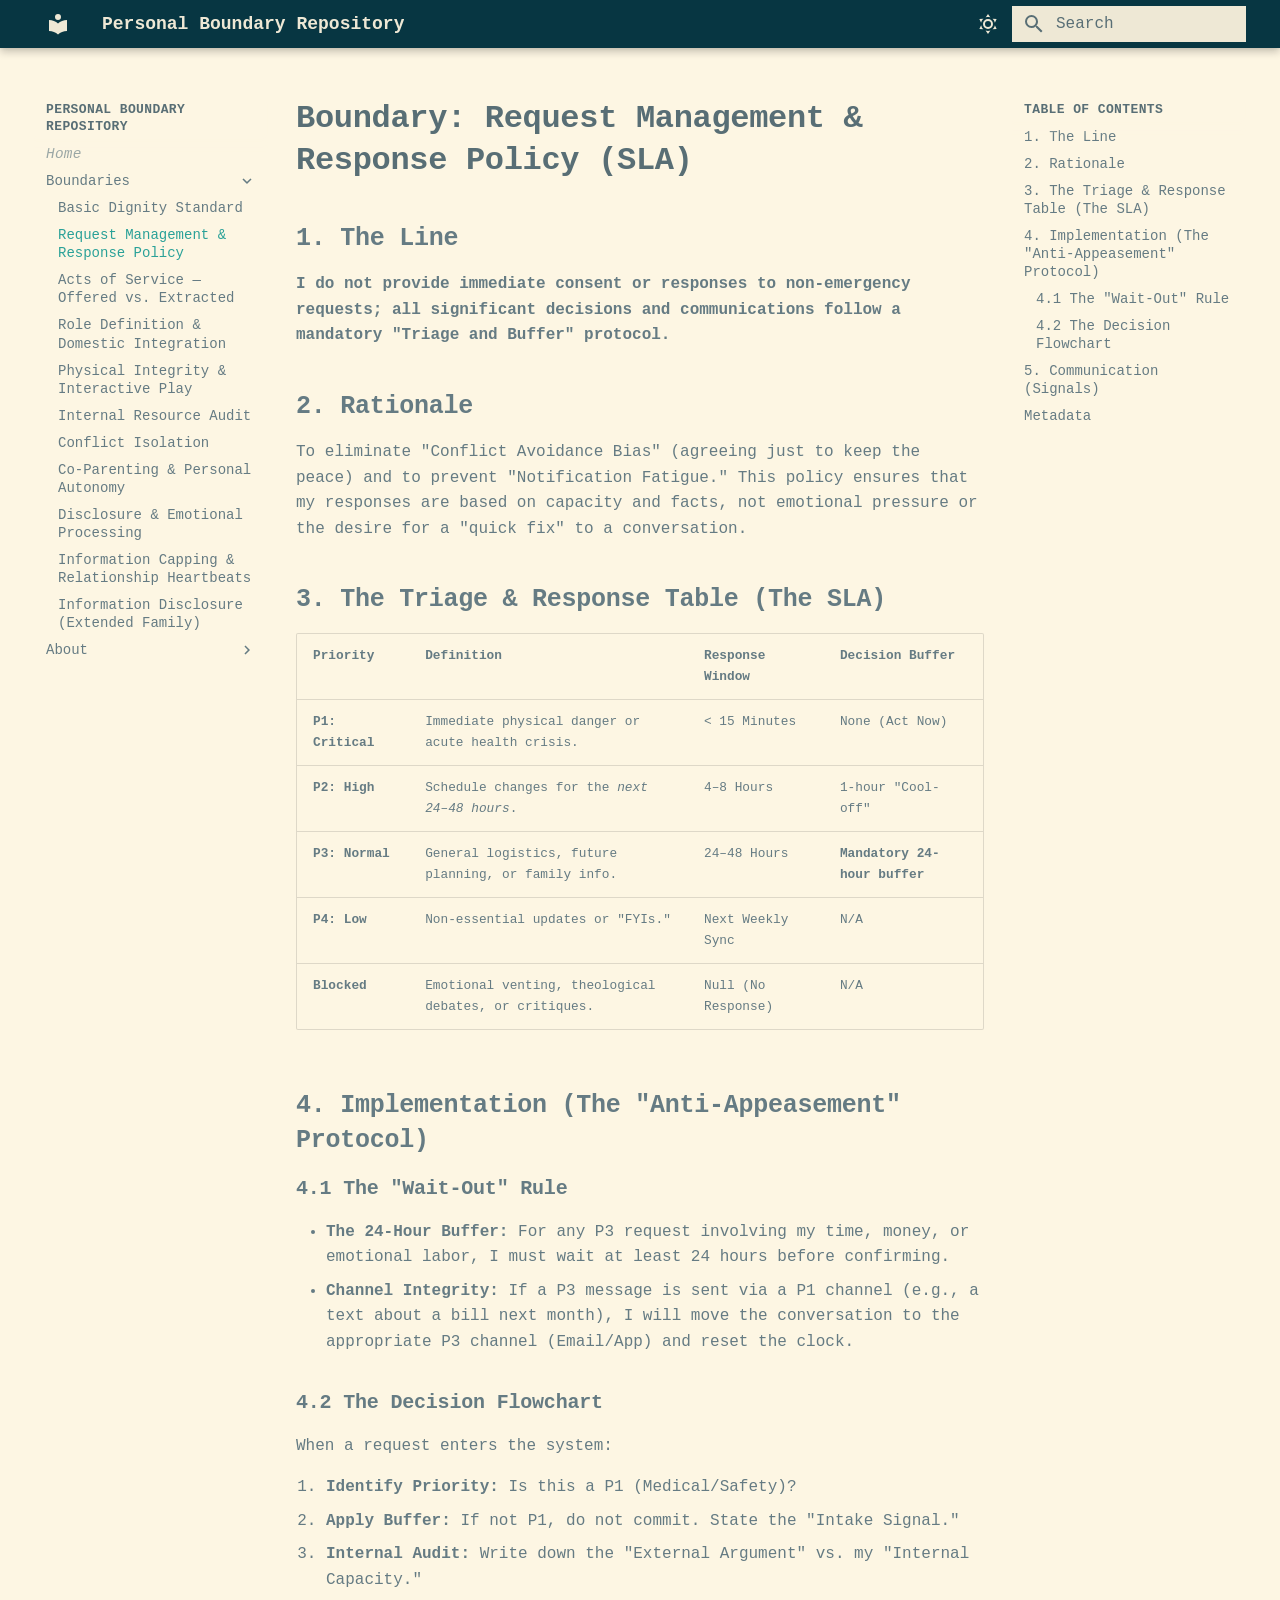
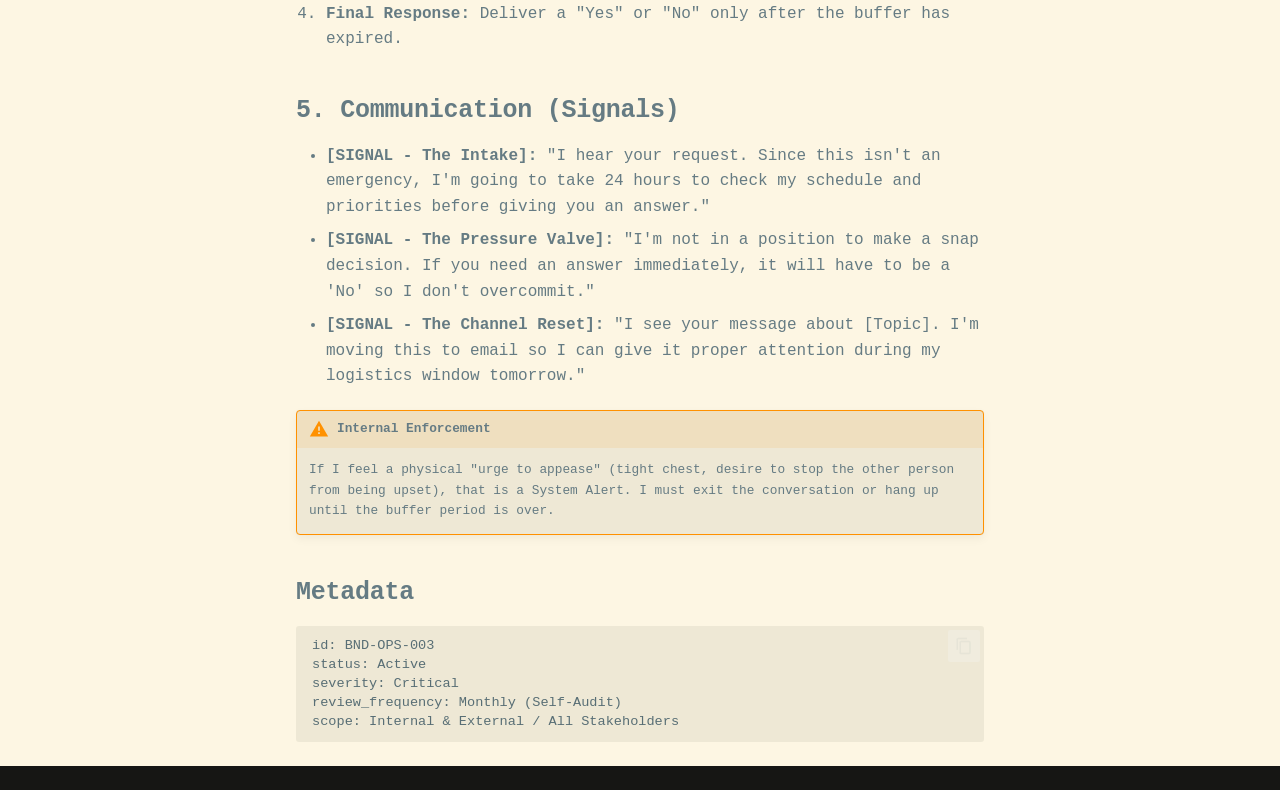
<file: request-management-and-response-policy.html>
<!doctype html>
<html lang="en" class="no-js">
  <head>
    
      <meta charset="utf-8">
      <meta name="viewport" content="width=device-width,initial-scale=1">
      
      
      
        <link rel="canonical" href="https://pcop00.github.io/personal-boundaries/request-management-and-response-policy.html">
      
      
        <link rel="prev" href="basic-dignity-standard.html">
      
      
        <link rel="next" href="acts-of-service-integrity.html">
      
      
        
      
      
      <link rel="icon" href="assets/images/favicon.png">
      <meta name="generator" content="mkdocs-1.6.1, mkdocs-material-9.7.6">
    
    
      
        <title>Request Management & Response Policy - Personal Boundary Repository</title>
      
    
    
      <link rel="stylesheet" href="assets/stylesheets/main.484c7ddc.min.css">
      
        
        <link rel="stylesheet" href="assets/stylesheets/palette.ab4e12ef.min.css">
      
      


    
    
      
    
    
      
        
        
        <link rel="preconnect" href="https://fonts.gstatic.com" crossorigin>
        <link rel="stylesheet" href="https://fonts.googleapis.com/css?family=Roboto:300,300i,400,400i,700,700i%7CRoboto+Mono:400,400i,700,700i&display=fallback">
        <style>:root{--md-text-font:"Roboto";--md-code-font:"Roboto Mono"}</style>
      
    
    
      <link rel="stylesheet" href="stylesheets/solarized.css">
    
    <script>__md_scope=new URL(".",location),__md_hash=e=>[...e].reduce(((e,_)=>(e<<5)-e+_.charCodeAt(0)),0),__md_get=(e,_=localStorage,t=__md_scope)=>JSON.parse(_.getItem(t.pathname+"."+e)),__md_set=(e,_,t=localStorage,a=__md_scope)=>{try{t.setItem(a.pathname+"."+e,JSON.stringify(_))}catch(e){}}</script>
    
      

    
    
  </head>
  
  
    
    
      
    
    
    
    
    <body dir="ltr" data-md-color-scheme="default" data-md-color-primary="indigo" data-md-color-accent="indigo">
  
    
    <input class="md-toggle" data-md-toggle="drawer" type="checkbox" id="__drawer" autocomplete="off">
    <input class="md-toggle" data-md-toggle="search" type="checkbox" id="__search" autocomplete="off">
    <label class="md-overlay" for="__drawer"></label>
    <div data-md-component="skip">
      
        
        <a href="#boundary-request-management-response-policy-sla" class="md-skip">
          Skip to content
        </a>
      
    </div>
    <div data-md-component="announce">
      
    </div>
    
    
      

  

<header class="md-header md-header--shadow" data-md-component="header">
  <nav class="md-header__inner md-grid" aria-label="Header">
    <a href="index.html" title="Personal Boundary Repository" class="md-header__button md-logo" aria-label="Personal Boundary Repository" data-md-component="logo">
      
  
  <svg xmlns="http://www.w3.org/2000/svg" viewBox="0 0 24 24"><path d="M12 8a3 3 0 0 0 3-3 3 3 0 0 0-3-3 3 3 0 0 0-3 3 3 3 0 0 0 3 3m0 3.54C9.64 9.35 6.5 8 3 8v11c3.5 0 6.64 1.35 9 3.54 2.36-2.19 5.5-3.54 9-3.54V8c-3.5 0-6.64 1.35-9 3.54"/></svg>

    </a>
    <label class="md-header__button md-icon" for="__drawer">
      
      <svg xmlns="http://www.w3.org/2000/svg" viewBox="0 0 24 24"><path d="M3 6h18v2H3zm0 5h18v2H3zm0 5h18v2H3z"/></svg>
    </label>
    <div class="md-header__title" data-md-component="header-title">
      <div class="md-header__ellipsis">
        <div class="md-header__topic">
          <span class="md-ellipsis">
            Personal Boundary Repository
          </span>
        </div>
        <div class="md-header__topic" data-md-component="header-topic">
          <span class="md-ellipsis">
            
              Request Management & Response Policy
            
          </span>
        </div>
      </div>
    </div>
    
      
        <form class="md-header__option" data-md-component="palette">
  
    
    
    
    <input class="md-option" data-md-color-media="" data-md-color-scheme="default" data-md-color-primary="indigo" data-md-color-accent="indigo"  aria-label="Switch to dark"  type="radio" name="__palette" id="__palette_0">
    
      <label class="md-header__button md-icon" title="Switch to dark" for="__palette_1" hidden>
        <svg xmlns="http://www.w3.org/2000/svg" viewBox="0 0 24 24"><path d="M12 7a5 5 0 0 1 5 5 5 5 0 0 1-5 5 5 5 0 0 1-5-5 5 5 0 0 1 5-5m0 2a3 3 0 0 0-3 3 3 3 0 0 0 3 3 3 3 0 0 0 3-3 3 3 0 0 0-3-3m0-7 2.39 3.42C13.65 5.15 12.84 5 12 5s-1.65.15-2.39.42zM3.34 7l4.16-.35A7.2 7.2 0 0 0 5.94 8.5c-.44.74-.69 1.5-.83 2.29zm.02 10 1.76-3.77a7.131 7.131 0 0 0 2.38 4.14zM20.65 7l-1.77 3.79a7.02 7.02 0 0 0-2.38-4.15zm-.01 10-4.14.36c.59-.51 1.12-1.14 1.54-1.86.42-.73.69-1.5.83-2.29zM12 22l-2.41-3.44c.74.27 1.55.44 2.41.44.82 0 1.63-.17 2.37-.44z"/></svg>
      </label>
    
  
    
    
    
    <input class="md-option" data-md-color-media="" data-md-color-scheme="slate" data-md-color-primary="indigo" data-md-color-accent="indigo"  aria-label="Switch to light"  type="radio" name="__palette" id="__palette_1">
    
      <label class="md-header__button md-icon" title="Switch to light" for="__palette_0" hidden>
        <svg xmlns="http://www.w3.org/2000/svg" viewBox="0 0 24 24"><path d="m17.75 4.09-2.53 1.94.91 3.06-2.63-1.81-2.63 1.81.91-3.06-2.53-1.94L12.44 4l1.06-3 1.06 3zm3.5 6.91-1.64 1.25.59 1.98-1.7-1.17-1.7 1.17.59-1.98L15.75 11l2.06-.05L18.5 9l.69 1.95zm-2.28 4.95c.83-.08 1.72 1.1 1.19 1.85-.32.45-.66.87-1.08 1.27C15.17 23 8.84 23 4.94 19.07c-3.91-3.9-3.91-10.24 0-14.14.4-.4.82-.76 1.27-1.08.75-.53 1.93.36 1.85 1.19-.27 2.86.69 5.83 2.89 8.02a9.96 9.96 0 0 0 8.02 2.89m-1.64 2.02a12.08 12.08 0 0 1-7.8-3.47c-2.17-2.19-3.33-5-3.49-7.82-2.81 3.14-2.7 7.96.31 10.98 3.02 3.01 7.84 3.12 10.98.31"/></svg>
      </label>
    
  
</form>
      
    
    
      <script>var palette=__md_get("__palette");if(palette&&palette.color){if("(prefers-color-scheme)"===palette.color.media){var media=matchMedia("(prefers-color-scheme: light)"),input=document.querySelector(media.matches?"[data-md-color-media='(prefers-color-scheme: light)']":"[data-md-color-media='(prefers-color-scheme: dark)']");palette.color.media=input.getAttribute("data-md-color-media"),palette.color.scheme=input.getAttribute("data-md-color-scheme"),palette.color.primary=input.getAttribute("data-md-color-primary"),palette.color.accent=input.getAttribute("data-md-color-accent")}for(var[key,value]of Object.entries(palette.color))document.body.setAttribute("data-md-color-"+key,value)}</script>
    
    
    
      
      
        <label class="md-header__button md-icon" for="__search">
          
          <svg xmlns="http://www.w3.org/2000/svg" viewBox="0 0 24 24"><path d="M9.5 3A6.5 6.5 0 0 1 16 9.5c0 1.61-.59 3.09-1.56 4.23l.27.27h.79l5 5-1.5 1.5-5-5v-.79l-.27-.27A6.52 6.52 0 0 1 9.5 16 6.5 6.5 0 0 1 3 9.5 6.5 6.5 0 0 1 9.5 3m0 2C7 5 5 7 5 9.5S7 14 9.5 14 14 12 14 9.5 12 5 9.5 5"/></svg>
        </label>
        <div class="md-search" data-md-component="search" role="dialog">
  <label class="md-search__overlay" for="__search"></label>
  <div class="md-search__inner" role="search">
    <form class="md-search__form" name="search">
      <input type="text" class="md-search__input" name="query" aria-label="Search" placeholder="Search" autocapitalize="off" autocorrect="off" autocomplete="off" spellcheck="false" data-md-component="search-query" required>
      <label class="md-search__icon md-icon" for="__search">
        
        <svg xmlns="http://www.w3.org/2000/svg" viewBox="0 0 24 24"><path d="M9.5 3A6.5 6.5 0 0 1 16 9.5c0 1.61-.59 3.09-1.56 4.23l.27.27h.79l5 5-1.5 1.5-5-5v-.79l-.27-.27A6.52 6.52 0 0 1 9.5 16 6.5 6.5 0 0 1 3 9.5 6.5 6.5 0 0 1 9.5 3m0 2C7 5 5 7 5 9.5S7 14 9.5 14 14 12 14 9.5 12 5 9.5 5"/></svg>
        
        <svg xmlns="http://www.w3.org/2000/svg" viewBox="0 0 24 24"><path d="M20 11v2H8l5.5 5.5-1.42 1.42L4.16 12l7.92-7.92L13.5 5.5 8 11z"/></svg>
      </label>
      <nav class="md-search__options" aria-label="Search">
        
        <button type="reset" class="md-search__icon md-icon" title="Clear" aria-label="Clear" tabindex="-1">
          
          <svg xmlns="http://www.w3.org/2000/svg" viewBox="0 0 24 24"><path d="M19 6.41 17.59 5 12 10.59 6.41 5 5 6.41 10.59 12 5 17.59 6.41 19 12 13.41 17.59 19 19 17.59 13.41 12z"/></svg>
        </button>
      </nav>
      
        <div class="md-search__suggest" data-md-component="search-suggest"></div>
      
    </form>
    <div class="md-search__output">
      <div class="md-search__scrollwrap" tabindex="0" data-md-scrollfix>
        <div class="md-search-result" data-md-component="search-result">
          <div class="md-search-result__meta">
            Initializing search
          </div>
          <ol class="md-search-result__list" role="presentation"></ol>
        </div>
      </div>
    </div>
  </div>
</div>
      
    
    
  </nav>
  
</header>
    
    <div class="md-container" data-md-component="container">
      
      
        
          
        
      
      <main class="md-main" data-md-component="main">
        <div class="md-main__inner md-grid">
          
            
              
              <div class="md-sidebar md-sidebar--primary" data-md-component="sidebar" data-md-type="navigation" >
                <div class="md-sidebar__scrollwrap">
                  <div class="md-sidebar__inner">
                    



<nav class="md-nav md-nav--primary" aria-label="Navigation" data-md-level="0">
  <label class="md-nav__title" for="__drawer">
    <a href="index.html" title="Personal Boundary Repository" class="md-nav__button md-logo" aria-label="Personal Boundary Repository" data-md-component="logo">
      
  
  <svg xmlns="http://www.w3.org/2000/svg" viewBox="0 0 24 24"><path d="M12 8a3 3 0 0 0 3-3 3 3 0 0 0-3-3 3 3 0 0 0-3 3 3 3 0 0 0 3 3m0 3.54C9.64 9.35 6.5 8 3 8v11c3.5 0 6.64 1.35 9 3.54 2.36-2.19 5.5-3.54 9-3.54V8c-3.5 0-6.64 1.35-9 3.54"/></svg>

    </a>
    Personal Boundary Repository
  </label>
  
  <ul class="md-nav__list" data-md-scrollfix>
    
      
      
  
  
  
  
    <li class="md-nav__item">
      <a href="index.html" class="md-nav__link">
        
  
  
  <span class="md-ellipsis">
    
  
    Home
  

    
  </span>
  
  

      </a>
    </li>
  

    
      
      
  
  
    
  
  
  
    
    
    
    
    
    <li class="md-nav__item md-nav__item--active md-nav__item--nested">
      
        
        
        <input class="md-nav__toggle md-toggle " type="checkbox" id="__nav_2" checked>
        
          
          <label class="md-nav__link" for="__nav_2" id="__nav_2_label" tabindex="0">
            
  
  
  <span class="md-ellipsis">
    
  
    Boundaries
  

    
  </span>
  
  

            <span class="md-nav__icon md-icon"></span>
          </label>
        
        <nav class="md-nav" data-md-level="1" aria-labelledby="__nav_2_label" aria-expanded="true">
          <label class="md-nav__title" for="__nav_2">
            <span class="md-nav__icon md-icon"></span>
            
  
    Boundaries
  

          </label>
          <ul class="md-nav__list" data-md-scrollfix>
            
              
                
  
  
  
  
    <li class="md-nav__item">
      <a href="basic-dignity-standard.html" class="md-nav__link">
        
  
  
  <span class="md-ellipsis">
    
  
    Basic Dignity Standard
  

    
  </span>
  
  

      </a>
    </li>
  

              
            
              
                
  
  
    
  
  
  
    <li class="md-nav__item md-nav__item--active">
      
      <input class="md-nav__toggle md-toggle" type="checkbox" id="__toc">
      
      
        
      
      
        <label class="md-nav__link md-nav__link--active" for="__toc">
          
  
  
  <span class="md-ellipsis">
    
  
    Request Management & Response Policy
  

    
  </span>
  
  

          <span class="md-nav__icon md-icon"></span>
        </label>
      
      <a href="request-management-and-response-policy.html" class="md-nav__link md-nav__link--active">
        
  
  
  <span class="md-ellipsis">
    
  
    Request Management & Response Policy
  

    
  </span>
  
  

      </a>
      
        

<nav class="md-nav md-nav--secondary" aria-label="Table of contents">
  
  
  
    
  
  
    <label class="md-nav__title" for="__toc">
      <span class="md-nav__icon md-icon"></span>
      Table of contents
    </label>
    <ul class="md-nav__list" data-md-component="toc" data-md-scrollfix>
      
        <li class="md-nav__item">
  <a href="#1-the-line" class="md-nav__link">
    <span class="md-ellipsis">
      
        1. The Line
      
    </span>
  </a>
  
</li>
      
        <li class="md-nav__item">
  <a href="#2-rationale" class="md-nav__link">
    <span class="md-ellipsis">
      
        2. Rationale
      
    </span>
  </a>
  
</li>
      
        <li class="md-nav__item">
  <a href="#3-the-triage-response-table-the-sla" class="md-nav__link">
    <span class="md-ellipsis">
      
        3. The Triage &amp; Response Table (The SLA)
      
    </span>
  </a>
  
</li>
      
        <li class="md-nav__item">
  <a href="#4-implementation-the-anti-appeasement-protocol" class="md-nav__link">
    <span class="md-ellipsis">
      
        4. Implementation (The "Anti-Appeasement" Protocol)
      
    </span>
  </a>
  
    <nav class="md-nav" aria-label="4. Implementation (The &#34;Anti-Appeasement&#34; Protocol)">
      <ul class="md-nav__list">
        
          <li class="md-nav__item">
  <a href="#41-the-wait-out-rule" class="md-nav__link">
    <span class="md-ellipsis">
      
        4.1 The "Wait-Out" Rule
      
    </span>
  </a>
  
</li>
        
          <li class="md-nav__item">
  <a href="#42-the-decision-flowchart" class="md-nav__link">
    <span class="md-ellipsis">
      
        4.2 The Decision Flowchart
      
    </span>
  </a>
  
</li>
        
      </ul>
    </nav>
  
</li>
      
        <li class="md-nav__item">
  <a href="#5-communication-signals" class="md-nav__link">
    <span class="md-ellipsis">
      
        5. Communication (Signals)
      
    </span>
  </a>
  
</li>
      
        <li class="md-nav__item">
  <a href="#metadata" class="md-nav__link">
    <span class="md-ellipsis">
      
        Metadata
      
    </span>
  </a>
  
</li>
      
    </ul>
  
</nav>
      
    </li>
  

              
            
              
                
  
  
  
  
    <li class="md-nav__item">
      <a href="acts-of-service-integrity.html" class="md-nav__link">
        
  
  
  <span class="md-ellipsis">
    
  
    Acts of Service — Offered vs. Extracted
  

    
  </span>
  
  

      </a>
    </li>
  

              
            
              
                
  
  
  
  
    <li class="md-nav__item">
      <a href="role-definition-and-domestic-integration.html" class="md-nav__link">
        
  
  
  <span class="md-ellipsis">
    
  
    Role Definition & Domestic Integration
  

    
  </span>
  
  

      </a>
    </li>
  

              
            
              
                
  
  
  
  
    <li class="md-nav__item">
      <a href="physical-integrity-and-interactive-play.html" class="md-nav__link">
        
  
  
  <span class="md-ellipsis">
    
  
    Physical Integrity & Interactive Play
  

    
  </span>
  
  

      </a>
    </li>
  

              
            
              
                
  
  
  
  
    <li class="md-nav__item">
      <a href="internal-resource-audit.html" class="md-nav__link">
        
  
  
  <span class="md-ellipsis">
    
  
    Internal Resource Audit
  

    
  </span>
  
  

      </a>
    </li>
  

              
            
              
                
  
  
  
  
    <li class="md-nav__item">
      <a href="conflict-isolation.html" class="md-nav__link">
        
  
  
  <span class="md-ellipsis">
    
  
    Conflict Isolation
  

    
  </span>
  
  

      </a>
    </li>
  

              
            
              
                
  
  
  
  
    <li class="md-nav__item">
      <a href="co-parenting-and-personal-autonomy.html" class="md-nav__link">
        
  
  
  <span class="md-ellipsis">
    
  
    Co-Parenting & Personal Autonomy
  

    
  </span>
  
  

      </a>
    </li>
  

              
            
              
                
  
  
  
  
    <li class="md-nav__item">
      <a href="disclosure-and-emotional-processing.html" class="md-nav__link">
        
  
  
  <span class="md-ellipsis">
    
  
    Disclosure & Emotional Processing
  

    
  </span>
  
  

      </a>
    </li>
  

              
            
              
                
  
  
  
  
    <li class="md-nav__item">
      <a href="information-capping-and-relationship-heartbeats.html" class="md-nav__link">
        
  
  
  <span class="md-ellipsis">
    
  
    Information Capping & Relationship Heartbeats
  

    
  </span>
  
  

      </a>
    </li>
  

              
            
              
                
  
  
  
  
    <li class="md-nav__item">
      <a href="information-disclosure-extended-family.html" class="md-nav__link">
        
  
  
  <span class="md-ellipsis">
    
  
    Information Disclosure (Extended Family)
  

    
  </span>
  
  

      </a>
    </li>
  

              
            
          </ul>
        </nav>
      
    </li>
  

    
      
      
  
  
  
  
    
    
    
    
    
    <li class="md-nav__item md-nav__item--nested">
      
        
        
        <input class="md-nav__toggle md-toggle " type="checkbox" id="__nav_3" >
        
          
          <label class="md-nav__link" for="__nav_3" id="__nav_3_label" tabindex="0">
            
  
  
  <span class="md-ellipsis">
    
  
    About
  

    
  </span>
  
  

            <span class="md-nav__icon md-icon"></span>
          </label>
        
        <nav class="md-nav" data-md-level="1" aria-labelledby="__nav_3_label" aria-expanded="false">
          <label class="md-nav__title" for="__nav_3">
            <span class="md-nav__icon md-icon"></span>
            
  
    About
  

          </label>
          <ul class="md-nav__list" data-md-scrollfix>
            
              
                
  
  
  
  
    <li class="md-nav__item">
      <a href="about/rationale.html" class="md-nav__link">
        
  
  
  <span class="md-ellipsis">
    
  
    Rationale
  

    
  </span>
  
  

      </a>
    </li>
  

              
            
              
                
  
  
  
  
    <li class="md-nav__item">
      <a href="about/style-guide.html" class="md-nav__link">
        
  
  
  <span class="md-ellipsis">
    
  
    Style Guide
  

    
  </span>
  
  

      </a>
    </li>
  

              
            
          </ul>
        </nav>
      
    </li>
  

    
  </ul>
</nav>
                  </div>
                </div>
              </div>
            
            
              
              <div class="md-sidebar md-sidebar--secondary" data-md-component="sidebar" data-md-type="toc" >
                <div class="md-sidebar__scrollwrap">
                  <div class="md-sidebar__inner">
                    

<nav class="md-nav md-nav--secondary" aria-label="Table of contents">
  
  
  
    
  
  
    <label class="md-nav__title" for="__toc">
      <span class="md-nav__icon md-icon"></span>
      Table of contents
    </label>
    <ul class="md-nav__list" data-md-component="toc" data-md-scrollfix>
      
        <li class="md-nav__item">
  <a href="#1-the-line" class="md-nav__link">
    <span class="md-ellipsis">
      
        1. The Line
      
    </span>
  </a>
  
</li>
      
        <li class="md-nav__item">
  <a href="#2-rationale" class="md-nav__link">
    <span class="md-ellipsis">
      
        2. Rationale
      
    </span>
  </a>
  
</li>
      
        <li class="md-nav__item">
  <a href="#3-the-triage-response-table-the-sla" class="md-nav__link">
    <span class="md-ellipsis">
      
        3. The Triage &amp; Response Table (The SLA)
      
    </span>
  </a>
  
</li>
      
        <li class="md-nav__item">
  <a href="#4-implementation-the-anti-appeasement-protocol" class="md-nav__link">
    <span class="md-ellipsis">
      
        4. Implementation (The "Anti-Appeasement" Protocol)
      
    </span>
  </a>
  
    <nav class="md-nav" aria-label="4. Implementation (The &#34;Anti-Appeasement&#34; Protocol)">
      <ul class="md-nav__list">
        
          <li class="md-nav__item">
  <a href="#41-the-wait-out-rule" class="md-nav__link">
    <span class="md-ellipsis">
      
        4.1 The "Wait-Out" Rule
      
    </span>
  </a>
  
</li>
        
          <li class="md-nav__item">
  <a href="#42-the-decision-flowchart" class="md-nav__link">
    <span class="md-ellipsis">
      
        4.2 The Decision Flowchart
      
    </span>
  </a>
  
</li>
        
      </ul>
    </nav>
  
</li>
      
        <li class="md-nav__item">
  <a href="#5-communication-signals" class="md-nav__link">
    <span class="md-ellipsis">
      
        5. Communication (Signals)
      
    </span>
  </a>
  
</li>
      
        <li class="md-nav__item">
  <a href="#metadata" class="md-nav__link">
    <span class="md-ellipsis">
      
        Metadata
      
    </span>
  </a>
  
</li>
      
    </ul>
  
</nav>
                  </div>
                </div>
              </div>
            
          
          
            <div class="md-content" data-md-component="content">
              
              <article class="md-content__inner md-typeset">
                
                  



<h1 id="boundary-request-management-response-policy-sla">Boundary: Request Management &amp; Response Policy (SLA)<a class="headerlink" href="#boundary-request-management-response-policy-sla" title="Permanent link">&para;</a></h1>
<h2 id="1-the-line">1. The Line<a class="headerlink" href="#1-the-line" title="Permanent link">&para;</a></h2>
<p><strong>I do not provide immediate consent or responses to non-emergency requests; all significant decisions and communications follow a mandatory "Triage and Buffer" protocol.</strong></p>
<h2 id="2-rationale">2. Rationale<a class="headerlink" href="#2-rationale" title="Permanent link">&para;</a></h2>
<p>To eliminate "Conflict Avoidance Bias" (agreeing just to keep the peace) and to prevent "Notification Fatigue." This policy ensures that my responses are based on capacity and facts, not emotional pressure or the desire for a "quick fix" to a conversation.</p>
<h2 id="3-the-triage-response-table-the-sla">3. The Triage &amp; Response Table (The SLA)<a class="headerlink" href="#3-the-triage-response-table-the-sla" title="Permanent link">&para;</a></h2>
<table>
<thead>
<tr>
<th style="text-align: left;">Priority</th>
<th style="text-align: left;">Definition</th>
<th style="text-align: left;">Response Window</th>
<th style="text-align: left;">Decision Buffer</th>
</tr>
</thead>
<tbody>
<tr>
<td style="text-align: left;"><strong>P1: Critical</strong></td>
<td style="text-align: left;">Immediate physical danger or acute health crisis.</td>
<td style="text-align: left;">&lt; 15 Minutes</td>
<td style="text-align: left;">None (Act Now)</td>
</tr>
<tr>
<td style="text-align: left;"><strong>P2: High</strong></td>
<td style="text-align: left;">Schedule changes for the <em>next 24–48 hours</em>.</td>
<td style="text-align: left;">4–8 Hours</td>
<td style="text-align: left;">1-hour "Cool-off"</td>
</tr>
<tr>
<td style="text-align: left;"><strong>P3: Normal</strong></td>
<td style="text-align: left;">General logistics, future planning, or family info.</td>
<td style="text-align: left;">24–48 Hours</td>
<td style="text-align: left;"><strong>Mandatory 24-hour buffer</strong></td>
</tr>
<tr>
<td style="text-align: left;"><strong>P4: Low</strong></td>
<td style="text-align: left;">Non-essential updates or "FYIs."</td>
<td style="text-align: left;">Next Weekly Sync</td>
<td style="text-align: left;">N/A</td>
</tr>
<tr>
<td style="text-align: left;"><strong>Blocked</strong></td>
<td style="text-align: left;">Emotional venting, theological debates, or critiques.</td>
<td style="text-align: left;">Null (No Response)</td>
<td style="text-align: left;">N/A</td>
</tr>
</tbody>
</table>
<h2 id="4-implementation-the-anti-appeasement-protocol">4. Implementation (The "Anti-Appeasement" Protocol)<a class="headerlink" href="#4-implementation-the-anti-appeasement-protocol" title="Permanent link">&para;</a></h2>
<h3 id="41-the-wait-out-rule">4.1 The "Wait-Out" Rule<a class="headerlink" href="#41-the-wait-out-rule" title="Permanent link">&para;</a></h3>
<ul>
<li><strong>The 24-Hour Buffer:</strong> For any P3 request involving my time, money, or emotional labor, I must wait at least 24 hours before confirming.</li>
<li><strong>Channel Integrity:</strong> If a P3 message is sent via a P1 channel (e.g., a text about a bill next month), I will move the conversation to the appropriate P3 channel (Email/App) and reset the clock.</li>
</ul>
<h3 id="42-the-decision-flowchart">4.2 The Decision Flowchart<a class="headerlink" href="#42-the-decision-flowchart" title="Permanent link">&para;</a></h3>
<p>When a request enters the system:</p>
<ol>
<li><strong>Identify Priority:</strong> Is this a P1 (Medical/Safety)?</li>
<li><strong>Apply Buffer:</strong> If not P1, do not commit. State the "Intake Signal."</li>
<li><strong>Internal Audit:</strong> Write down the "External Argument" vs. my "Internal Capacity."</li>
<li><strong>Final Response:</strong> Deliver a "Yes" or "No" only after the buffer has expired.</li>
</ol>
<h2 id="5-communication-signals">5. Communication (Signals)<a class="headerlink" href="#5-communication-signals" title="Permanent link">&para;</a></h2>
<ul>
<li><strong>[SIGNAL - The Intake]:</strong> "I hear your request. Since this isn't an emergency, I'm going to take 24 hours to check my schedule and priorities before giving you an answer."</li>
<li><strong>[SIGNAL - The Pressure Valve]:</strong> "I'm not in a position to make a snap decision. If you need an answer immediately, it will have to be a 'No' so I don't overcommit."</li>
<li><strong>[SIGNAL - The Channel Reset]:</strong> "I see your message about [Topic]. I'm moving this to email so I can give it proper attention during my logistics window tomorrow."</li>
</ul>
<div class="admonition warning">
<p class="admonition-title">Internal Enforcement</p>
<p>If I feel a physical "urge to appease" (tight chest, desire to stop the other person from being upset), that is a System Alert. I must exit the conversation or hang up until the buffer period is over.</p>
</div>
<h2 id="metadata">Metadata<a class="headerlink" href="#metadata" title="Permanent link">&para;</a></h2>
<pre><code class="language-yaml">id: BND-OPS-003
status: Active
severity: Critical
review_frequency: Monthly (Self-Audit)
scope: Internal &amp; External / All Stakeholders
</code></pre>












                
              </article>
            </div>
          
          
<script>var target=document.getElementById(location.hash.slice(1));target&&target.name&&(target.checked=target.name.startsWith("__tabbed_"))</script>
        </div>
        
          <button type="button" class="md-top md-icon" data-md-component="top" hidden>
  
  <svg xmlns="http://www.w3.org/2000/svg" viewBox="0 0 24 24"><path d="M13 20h-2V8l-5.5 5.5-1.42-1.42L12 4.16l7.92 7.92-1.42 1.42L13 8z"/></svg>
  Back to top
</button>
        
      </main>
      
        <footer class="md-footer">
  
  <div class="md-footer-meta md-typeset">
    <div class="md-footer-meta__inner md-grid">
      <div class="md-copyright">
  
  
</div>
      
    </div>
  </div>
</footer>
      
    </div>
    <div class="md-dialog" data-md-component="dialog">
      <div class="md-dialog__inner md-typeset"></div>
    </div>
    
    
    
      
      
      <script id="__config" type="application/json">{"annotate": null, "base": ".", "features": ["navigation.top", "search.highlight", "search.suggest", "toc.follow", "content.code.copy"], "search": "assets/javascripts/workers/search.2c215733.min.js", "tags": null, "translations": {"clipboard.copied": "Copied to clipboard", "clipboard.copy": "Copy to clipboard", "search.result.more.one": "1 more on this page", "search.result.more.other": "# more on this page", "search.result.none": "No matching documents", "search.result.one": "1 matching document", "search.result.other": "# matching documents", "search.result.placeholder": "Type to start searching", "search.result.term.missing": "Missing", "select.version": "Select version"}, "version": null}</script>
    
    
      <script src="assets/javascripts/bundle.79ae519e.min.js"></script>
      
    
  </body>
</html>
</file>
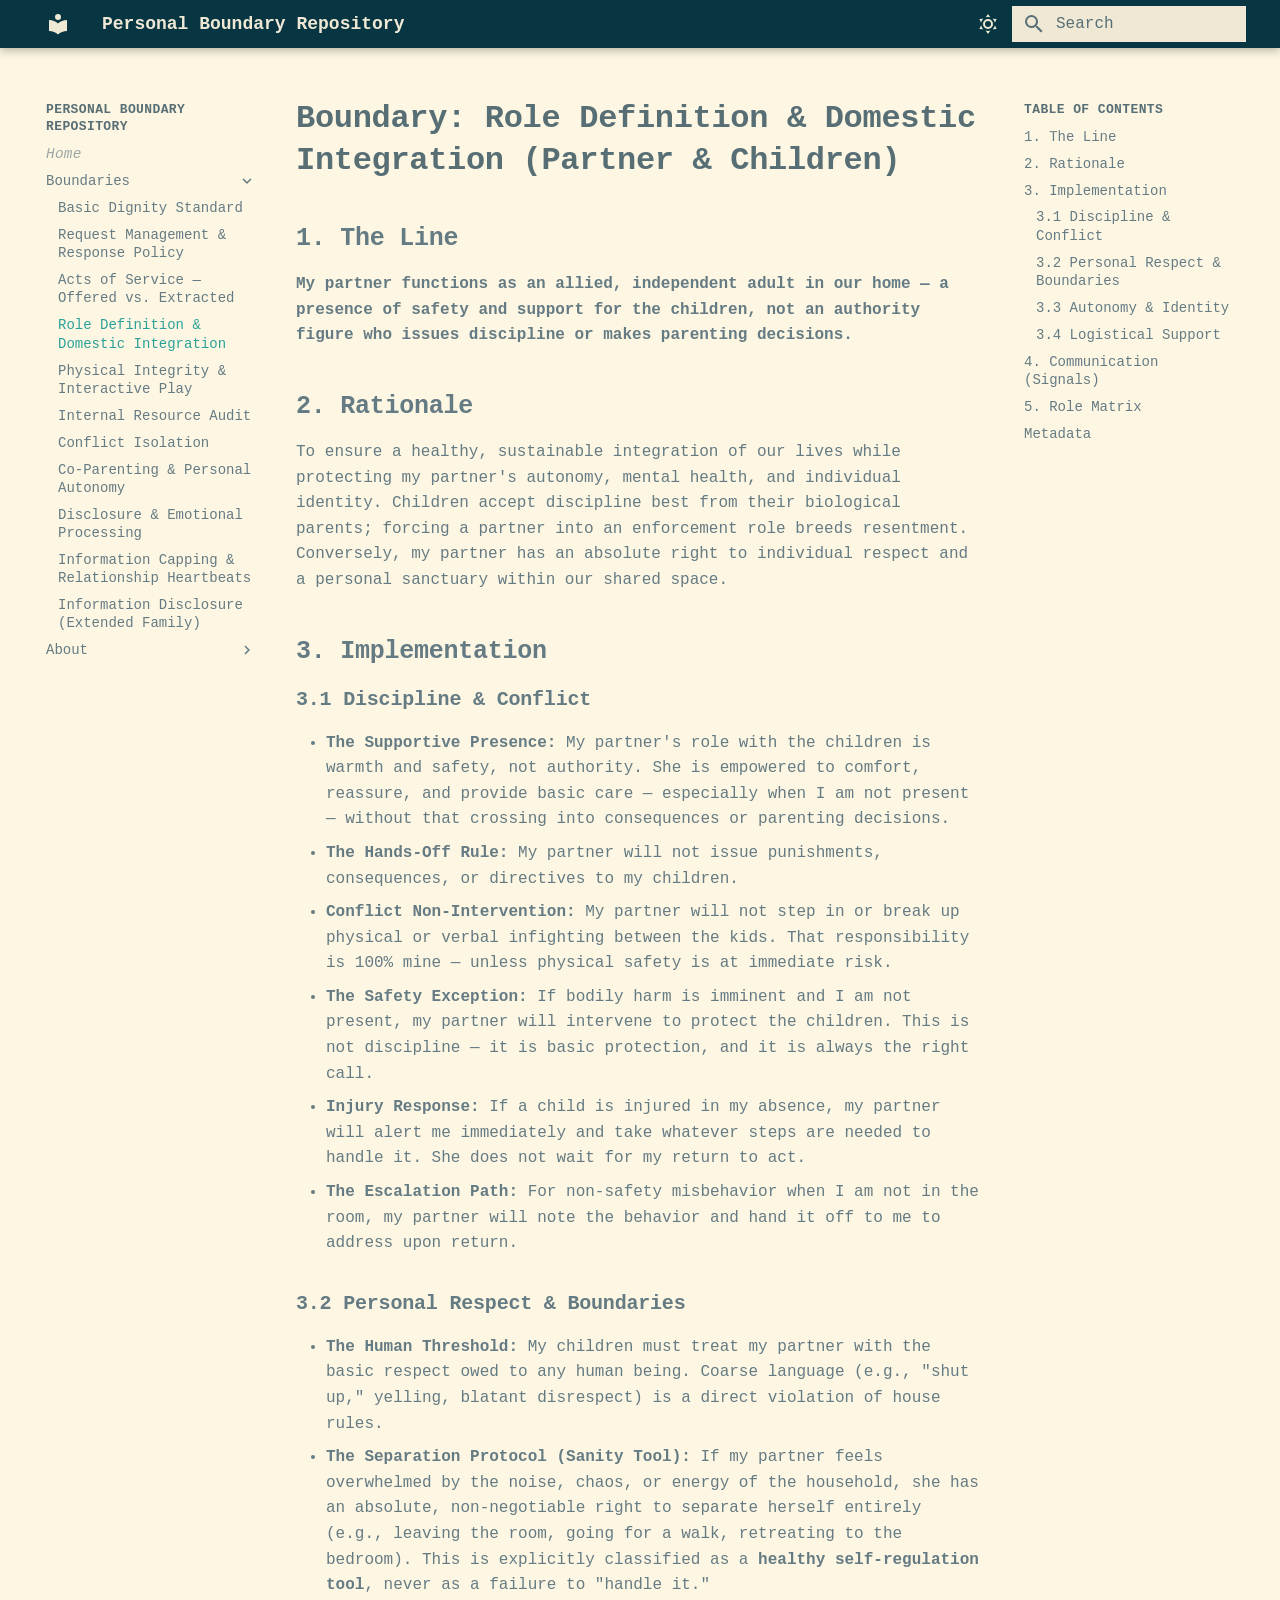
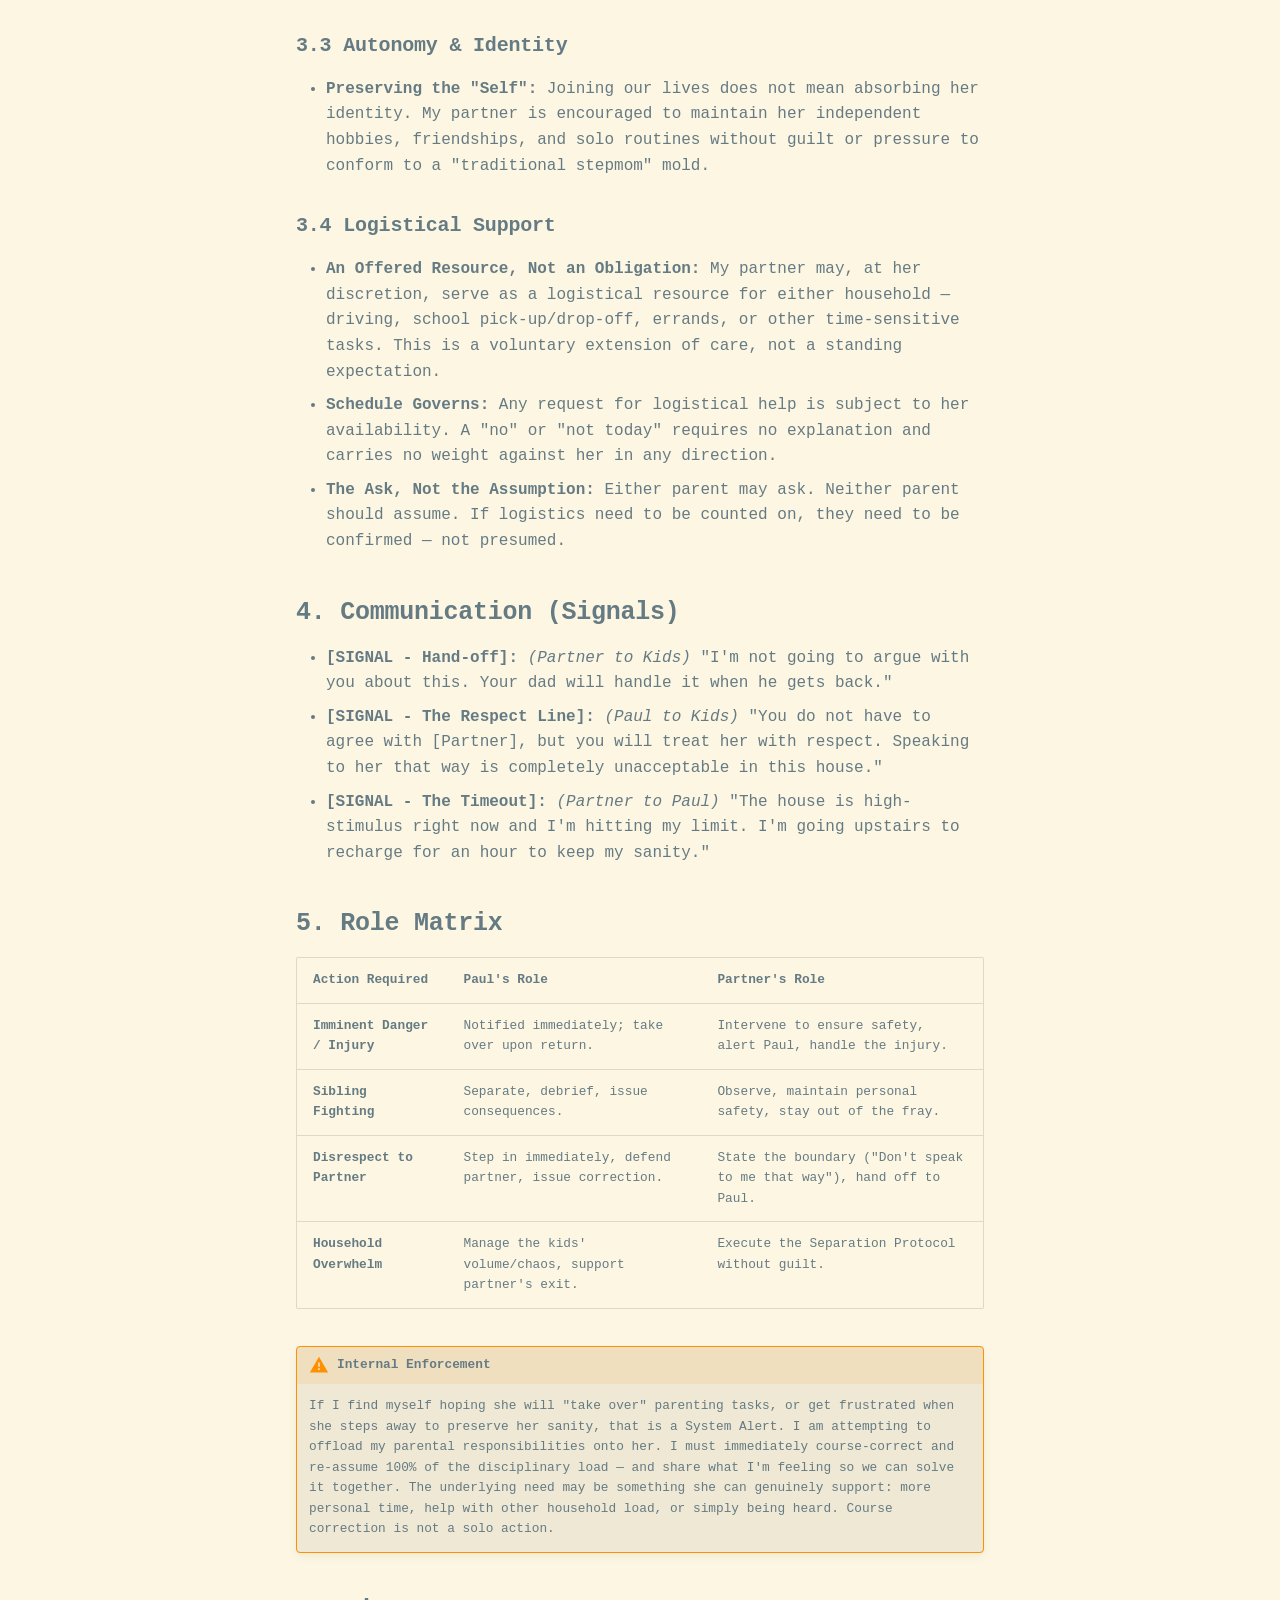
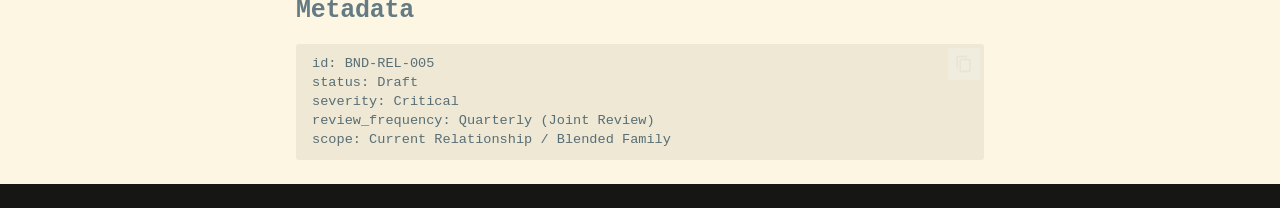
<file: role-definition-and-domestic-integration.html>
<!doctype html>
<html lang="en" class="no-js">
  <head>
    
      <meta charset="utf-8">
      <meta name="viewport" content="width=device-width,initial-scale=1">
      
      
      
        <link rel="canonical" href="https://pcop00.github.io/personal-boundaries/role-definition-and-domestic-integration.html">
      
      
        <link rel="prev" href="acts-of-service-integrity.html">
      
      
        <link rel="next" href="physical-integrity-and-interactive-play.html">
      
      
        
      
      
      <link rel="icon" href="assets/images/favicon.png">
      <meta name="generator" content="mkdocs-1.6.1, mkdocs-material-9.7.6">
    
    
      
        <title>Role Definition & Domestic Integration - Personal Boundary Repository</title>
      
    
    
      <link rel="stylesheet" href="assets/stylesheets/main.484c7ddc.min.css">
      
        
        <link rel="stylesheet" href="assets/stylesheets/palette.ab4e12ef.min.css">
      
      


    
    
      
    
    
      
        
        
        <link rel="preconnect" href="https://fonts.gstatic.com" crossorigin>
        <link rel="stylesheet" href="https://fonts.googleapis.com/css?family=Roboto:300,300i,400,400i,700,700i%7CRoboto+Mono:400,400i,700,700i&display=fallback">
        <style>:root{--md-text-font:"Roboto";--md-code-font:"Roboto Mono"}</style>
      
    
    
      <link rel="stylesheet" href="stylesheets/solarized.css">
    
    <script>__md_scope=new URL(".",location),__md_hash=e=>[...e].reduce(((e,_)=>(e<<5)-e+_.charCodeAt(0)),0),__md_get=(e,_=localStorage,t=__md_scope)=>JSON.parse(_.getItem(t.pathname+"."+e)),__md_set=(e,_,t=localStorage,a=__md_scope)=>{try{t.setItem(a.pathname+"."+e,JSON.stringify(_))}catch(e){}}</script>
    
      

    
    
  </head>
  
  
    
    
      
    
    
    
    
    <body dir="ltr" data-md-color-scheme="default" data-md-color-primary="indigo" data-md-color-accent="indigo">
  
    
    <input class="md-toggle" data-md-toggle="drawer" type="checkbox" id="__drawer" autocomplete="off">
    <input class="md-toggle" data-md-toggle="search" type="checkbox" id="__search" autocomplete="off">
    <label class="md-overlay" for="__drawer"></label>
    <div data-md-component="skip">
      
        
        <a href="#boundary-role-definition-domestic-integration-partner-children" class="md-skip">
          Skip to content
        </a>
      
    </div>
    <div data-md-component="announce">
      
    </div>
    
    
      

  

<header class="md-header md-header--shadow" data-md-component="header">
  <nav class="md-header__inner md-grid" aria-label="Header">
    <a href="index.html" title="Personal Boundary Repository" class="md-header__button md-logo" aria-label="Personal Boundary Repository" data-md-component="logo">
      
  
  <svg xmlns="http://www.w3.org/2000/svg" viewBox="0 0 24 24"><path d="M12 8a3 3 0 0 0 3-3 3 3 0 0 0-3-3 3 3 0 0 0-3 3 3 3 0 0 0 3 3m0 3.54C9.64 9.35 6.5 8 3 8v11c3.5 0 6.64 1.35 9 3.54 2.36-2.19 5.5-3.54 9-3.54V8c-3.5 0-6.64 1.35-9 3.54"/></svg>

    </a>
    <label class="md-header__button md-icon" for="__drawer">
      
      <svg xmlns="http://www.w3.org/2000/svg" viewBox="0 0 24 24"><path d="M3 6h18v2H3zm0 5h18v2H3zm0 5h18v2H3z"/></svg>
    </label>
    <div class="md-header__title" data-md-component="header-title">
      <div class="md-header__ellipsis">
        <div class="md-header__topic">
          <span class="md-ellipsis">
            Personal Boundary Repository
          </span>
        </div>
        <div class="md-header__topic" data-md-component="header-topic">
          <span class="md-ellipsis">
            
              Role Definition & Domestic Integration
            
          </span>
        </div>
      </div>
    </div>
    
      
        <form class="md-header__option" data-md-component="palette">
  
    
    
    
    <input class="md-option" data-md-color-media="" data-md-color-scheme="default" data-md-color-primary="indigo" data-md-color-accent="indigo"  aria-label="Switch to dark"  type="radio" name="__palette" id="__palette_0">
    
      <label class="md-header__button md-icon" title="Switch to dark" for="__palette_1" hidden>
        <svg xmlns="http://www.w3.org/2000/svg" viewBox="0 0 24 24"><path d="M12 7a5 5 0 0 1 5 5 5 5 0 0 1-5 5 5 5 0 0 1-5-5 5 5 0 0 1 5-5m0 2a3 3 0 0 0-3 3 3 3 0 0 0 3 3 3 3 0 0 0 3-3 3 3 0 0 0-3-3m0-7 2.39 3.42C13.65 5.15 12.84 5 12 5s-1.65.15-2.39.42zM3.34 7l4.16-.35A7.2 7.2 0 0 0 5.94 8.5c-.44.74-.69 1.5-.83 2.29zm.02 10 1.76-3.77a7.131 7.131 0 0 0 2.38 4.14zM20.65 7l-1.77 3.79a7.02 7.02 0 0 0-2.38-4.15zm-.01 10-4.14.36c.59-.51 1.12-1.14 1.54-1.86.42-.73.69-1.5.83-2.29zM12 22l-2.41-3.44c.74.27 1.55.44 2.41.44.82 0 1.63-.17 2.37-.44z"/></svg>
      </label>
    
  
    
    
    
    <input class="md-option" data-md-color-media="" data-md-color-scheme="slate" data-md-color-primary="indigo" data-md-color-accent="indigo"  aria-label="Switch to light"  type="radio" name="__palette" id="__palette_1">
    
      <label class="md-header__button md-icon" title="Switch to light" for="__palette_0" hidden>
        <svg xmlns="http://www.w3.org/2000/svg" viewBox="0 0 24 24"><path d="m17.75 4.09-2.53 1.94.91 3.06-2.63-1.81-2.63 1.81.91-3.06-2.53-1.94L12.44 4l1.06-3 1.06 3zm3.5 6.91-1.64 1.25.59 1.98-1.7-1.17-1.7 1.17.59-1.98L15.75 11l2.06-.05L18.5 9l.69 1.95zm-2.28 4.95c.83-.08 1.72 1.1 1.19 1.85-.32.45-.66.87-1.08 1.27C15.17 23 8.84 23 4.94 19.07c-3.91-3.9-3.91-10.24 0-14.14.4-.4.82-.76 1.27-1.08.75-.53 1.93.36 1.85 1.19-.27 2.86.69 5.83 2.89 8.02a9.96 9.96 0 0 0 8.02 2.89m-1.64 2.02a12.08 12.08 0 0 1-7.8-3.47c-2.17-2.19-3.33-5-3.49-7.82-2.81 3.14-2.7 7.96.31 10.98 3.02 3.01 7.84 3.12 10.98.31"/></svg>
      </label>
    
  
</form>
      
    
    
      <script>var palette=__md_get("__palette");if(palette&&palette.color){if("(prefers-color-scheme)"===palette.color.media){var media=matchMedia("(prefers-color-scheme: light)"),input=document.querySelector(media.matches?"[data-md-color-media='(prefers-color-scheme: light)']":"[data-md-color-media='(prefers-color-scheme: dark)']");palette.color.media=input.getAttribute("data-md-color-media"),palette.color.scheme=input.getAttribute("data-md-color-scheme"),palette.color.primary=input.getAttribute("data-md-color-primary"),palette.color.accent=input.getAttribute("data-md-color-accent")}for(var[key,value]of Object.entries(palette.color))document.body.setAttribute("data-md-color-"+key,value)}</script>
    
    
    
      
      
        <label class="md-header__button md-icon" for="__search">
          
          <svg xmlns="http://www.w3.org/2000/svg" viewBox="0 0 24 24"><path d="M9.5 3A6.5 6.5 0 0 1 16 9.5c0 1.61-.59 3.09-1.56 4.23l.27.27h.79l5 5-1.5 1.5-5-5v-.79l-.27-.27A6.52 6.52 0 0 1 9.5 16 6.5 6.5 0 0 1 3 9.5 6.5 6.5 0 0 1 9.5 3m0 2C7 5 5 7 5 9.5S7 14 9.5 14 14 12 14 9.5 12 5 9.5 5"/></svg>
        </label>
        <div class="md-search" data-md-component="search" role="dialog">
  <label class="md-search__overlay" for="__search"></label>
  <div class="md-search__inner" role="search">
    <form class="md-search__form" name="search">
      <input type="text" class="md-search__input" name="query" aria-label="Search" placeholder="Search" autocapitalize="off" autocorrect="off" autocomplete="off" spellcheck="false" data-md-component="search-query" required>
      <label class="md-search__icon md-icon" for="__search">
        
        <svg xmlns="http://www.w3.org/2000/svg" viewBox="0 0 24 24"><path d="M9.5 3A6.5 6.5 0 0 1 16 9.5c0 1.61-.59 3.09-1.56 4.23l.27.27h.79l5 5-1.5 1.5-5-5v-.79l-.27-.27A6.52 6.52 0 0 1 9.5 16 6.5 6.5 0 0 1 3 9.5 6.5 6.5 0 0 1 9.5 3m0 2C7 5 5 7 5 9.5S7 14 9.5 14 14 12 14 9.5 12 5 9.5 5"/></svg>
        
        <svg xmlns="http://www.w3.org/2000/svg" viewBox="0 0 24 24"><path d="M20 11v2H8l5.5 5.5-1.42 1.42L4.16 12l7.92-7.92L13.5 5.5 8 11z"/></svg>
      </label>
      <nav class="md-search__options" aria-label="Search">
        
        <button type="reset" class="md-search__icon md-icon" title="Clear" aria-label="Clear" tabindex="-1">
          
          <svg xmlns="http://www.w3.org/2000/svg" viewBox="0 0 24 24"><path d="M19 6.41 17.59 5 12 10.59 6.41 5 5 6.41 10.59 12 5 17.59 6.41 19 12 13.41 17.59 19 19 17.59 13.41 12z"/></svg>
        </button>
      </nav>
      
        <div class="md-search__suggest" data-md-component="search-suggest"></div>
      
    </form>
    <div class="md-search__output">
      <div class="md-search__scrollwrap" tabindex="0" data-md-scrollfix>
        <div class="md-search-result" data-md-component="search-result">
          <div class="md-search-result__meta">
            Initializing search
          </div>
          <ol class="md-search-result__list" role="presentation"></ol>
        </div>
      </div>
    </div>
  </div>
</div>
      
    
    
  </nav>
  
</header>
    
    <div class="md-container" data-md-component="container">
      
      
        
          
        
      
      <main class="md-main" data-md-component="main">
        <div class="md-main__inner md-grid">
          
            
              
              <div class="md-sidebar md-sidebar--primary" data-md-component="sidebar" data-md-type="navigation" >
                <div class="md-sidebar__scrollwrap">
                  <div class="md-sidebar__inner">
                    



<nav class="md-nav md-nav--primary" aria-label="Navigation" data-md-level="0">
  <label class="md-nav__title" for="__drawer">
    <a href="index.html" title="Personal Boundary Repository" class="md-nav__button md-logo" aria-label="Personal Boundary Repository" data-md-component="logo">
      
  
  <svg xmlns="http://www.w3.org/2000/svg" viewBox="0 0 24 24"><path d="M12 8a3 3 0 0 0 3-3 3 3 0 0 0-3-3 3 3 0 0 0-3 3 3 3 0 0 0 3 3m0 3.54C9.64 9.35 6.5 8 3 8v11c3.5 0 6.64 1.35 9 3.54 2.36-2.19 5.5-3.54 9-3.54V8c-3.5 0-6.64 1.35-9 3.54"/></svg>

    </a>
    Personal Boundary Repository
  </label>
  
  <ul class="md-nav__list" data-md-scrollfix>
    
      
      
  
  
  
  
    <li class="md-nav__item">
      <a href="index.html" class="md-nav__link">
        
  
  
  <span class="md-ellipsis">
    
  
    Home
  

    
  </span>
  
  

      </a>
    </li>
  

    
      
      
  
  
    
  
  
  
    
    
    
    
    
    <li class="md-nav__item md-nav__item--active md-nav__item--nested">
      
        
        
        <input class="md-nav__toggle md-toggle " type="checkbox" id="__nav_2" checked>
        
          
          <label class="md-nav__link" for="__nav_2" id="__nav_2_label" tabindex="0">
            
  
  
  <span class="md-ellipsis">
    
  
    Boundaries
  

    
  </span>
  
  

            <span class="md-nav__icon md-icon"></span>
          </label>
        
        <nav class="md-nav" data-md-level="1" aria-labelledby="__nav_2_label" aria-expanded="true">
          <label class="md-nav__title" for="__nav_2">
            <span class="md-nav__icon md-icon"></span>
            
  
    Boundaries
  

          </label>
          <ul class="md-nav__list" data-md-scrollfix>
            
              
                
  
  
  
  
    <li class="md-nav__item">
      <a href="basic-dignity-standard.html" class="md-nav__link">
        
  
  
  <span class="md-ellipsis">
    
  
    Basic Dignity Standard
  

    
  </span>
  
  

      </a>
    </li>
  

              
            
              
                
  
  
  
  
    <li class="md-nav__item">
      <a href="request-management-and-response-policy.html" class="md-nav__link">
        
  
  
  <span class="md-ellipsis">
    
  
    Request Management & Response Policy
  

    
  </span>
  
  

      </a>
    </li>
  

              
            
              
                
  
  
  
  
    <li class="md-nav__item">
      <a href="acts-of-service-integrity.html" class="md-nav__link">
        
  
  
  <span class="md-ellipsis">
    
  
    Acts of Service — Offered vs. Extracted
  

    
  </span>
  
  

      </a>
    </li>
  

              
            
              
                
  
  
    
  
  
  
    <li class="md-nav__item md-nav__item--active">
      
      <input class="md-nav__toggle md-toggle" type="checkbox" id="__toc">
      
      
        
      
      
        <label class="md-nav__link md-nav__link--active" for="__toc">
          
  
  
  <span class="md-ellipsis">
    
  
    Role Definition & Domestic Integration
  

    
  </span>
  
  

          <span class="md-nav__icon md-icon"></span>
        </label>
      
      <a href="role-definition-and-domestic-integration.html" class="md-nav__link md-nav__link--active">
        
  
  
  <span class="md-ellipsis">
    
  
    Role Definition & Domestic Integration
  

    
  </span>
  
  

      </a>
      
        

<nav class="md-nav md-nav--secondary" aria-label="Table of contents">
  
  
  
    
  
  
    <label class="md-nav__title" for="__toc">
      <span class="md-nav__icon md-icon"></span>
      Table of contents
    </label>
    <ul class="md-nav__list" data-md-component="toc" data-md-scrollfix>
      
        <li class="md-nav__item">
  <a href="#1-the-line" class="md-nav__link">
    <span class="md-ellipsis">
      
        1. The Line
      
    </span>
  </a>
  
</li>
      
        <li class="md-nav__item">
  <a href="#2-rationale" class="md-nav__link">
    <span class="md-ellipsis">
      
        2. Rationale
      
    </span>
  </a>
  
</li>
      
        <li class="md-nav__item">
  <a href="#3-implementation" class="md-nav__link">
    <span class="md-ellipsis">
      
        3. Implementation
      
    </span>
  </a>
  
    <nav class="md-nav" aria-label="3. Implementation">
      <ul class="md-nav__list">
        
          <li class="md-nav__item">
  <a href="#31-discipline-conflict" class="md-nav__link">
    <span class="md-ellipsis">
      
        3.1 Discipline &amp; Conflict
      
    </span>
  </a>
  
</li>
        
          <li class="md-nav__item">
  <a href="#32-personal-respect-boundaries" class="md-nav__link">
    <span class="md-ellipsis">
      
        3.2 Personal Respect &amp; Boundaries
      
    </span>
  </a>
  
</li>
        
          <li class="md-nav__item">
  <a href="#33-autonomy-identity" class="md-nav__link">
    <span class="md-ellipsis">
      
        3.3 Autonomy &amp; Identity
      
    </span>
  </a>
  
</li>
        
          <li class="md-nav__item">
  <a href="#34-logistical-support" class="md-nav__link">
    <span class="md-ellipsis">
      
        3.4 Logistical Support
      
    </span>
  </a>
  
</li>
        
      </ul>
    </nav>
  
</li>
      
        <li class="md-nav__item">
  <a href="#4-communication-signals" class="md-nav__link">
    <span class="md-ellipsis">
      
        4. Communication (Signals)
      
    </span>
  </a>
  
</li>
      
        <li class="md-nav__item">
  <a href="#5-role-matrix" class="md-nav__link">
    <span class="md-ellipsis">
      
        5. Role Matrix
      
    </span>
  </a>
  
</li>
      
        <li class="md-nav__item">
  <a href="#metadata" class="md-nav__link">
    <span class="md-ellipsis">
      
        Metadata
      
    </span>
  </a>
  
</li>
      
    </ul>
  
</nav>
      
    </li>
  

              
            
              
                
  
  
  
  
    <li class="md-nav__item">
      <a href="physical-integrity-and-interactive-play.html" class="md-nav__link">
        
  
  
  <span class="md-ellipsis">
    
  
    Physical Integrity & Interactive Play
  

    
  </span>
  
  

      </a>
    </li>
  

              
            
              
                
  
  
  
  
    <li class="md-nav__item">
      <a href="internal-resource-audit.html" class="md-nav__link">
        
  
  
  <span class="md-ellipsis">
    
  
    Internal Resource Audit
  

    
  </span>
  
  

      </a>
    </li>
  

              
            
              
                
  
  
  
  
    <li class="md-nav__item">
      <a href="conflict-isolation.html" class="md-nav__link">
        
  
  
  <span class="md-ellipsis">
    
  
    Conflict Isolation
  

    
  </span>
  
  

      </a>
    </li>
  

              
            
              
                
  
  
  
  
    <li class="md-nav__item">
      <a href="co-parenting-and-personal-autonomy.html" class="md-nav__link">
        
  
  
  <span class="md-ellipsis">
    
  
    Co-Parenting & Personal Autonomy
  

    
  </span>
  
  

      </a>
    </li>
  

              
            
              
                
  
  
  
  
    <li class="md-nav__item">
      <a href="disclosure-and-emotional-processing.html" class="md-nav__link">
        
  
  
  <span class="md-ellipsis">
    
  
    Disclosure & Emotional Processing
  

    
  </span>
  
  

      </a>
    </li>
  

              
            
              
                
  
  
  
  
    <li class="md-nav__item">
      <a href="information-capping-and-relationship-heartbeats.html" class="md-nav__link">
        
  
  
  <span class="md-ellipsis">
    
  
    Information Capping & Relationship Heartbeats
  

    
  </span>
  
  

      </a>
    </li>
  

              
            
              
                
  
  
  
  
    <li class="md-nav__item">
      <a href="information-disclosure-extended-family.html" class="md-nav__link">
        
  
  
  <span class="md-ellipsis">
    
  
    Information Disclosure (Extended Family)
  

    
  </span>
  
  

      </a>
    </li>
  

              
            
          </ul>
        </nav>
      
    </li>
  

    
      
      
  
  
  
  
    
    
    
    
    
    <li class="md-nav__item md-nav__item--nested">
      
        
        
        <input class="md-nav__toggle md-toggle " type="checkbox" id="__nav_3" >
        
          
          <label class="md-nav__link" for="__nav_3" id="__nav_3_label" tabindex="0">
            
  
  
  <span class="md-ellipsis">
    
  
    About
  

    
  </span>
  
  

            <span class="md-nav__icon md-icon"></span>
          </label>
        
        <nav class="md-nav" data-md-level="1" aria-labelledby="__nav_3_label" aria-expanded="false">
          <label class="md-nav__title" for="__nav_3">
            <span class="md-nav__icon md-icon"></span>
            
  
    About
  

          </label>
          <ul class="md-nav__list" data-md-scrollfix>
            
              
                
  
  
  
  
    <li class="md-nav__item">
      <a href="about/rationale.html" class="md-nav__link">
        
  
  
  <span class="md-ellipsis">
    
  
    Rationale
  

    
  </span>
  
  

      </a>
    </li>
  

              
            
              
                
  
  
  
  
    <li class="md-nav__item">
      <a href="about/style-guide.html" class="md-nav__link">
        
  
  
  <span class="md-ellipsis">
    
  
    Style Guide
  

    
  </span>
  
  

      </a>
    </li>
  

              
            
          </ul>
        </nav>
      
    </li>
  

    
  </ul>
</nav>
                  </div>
                </div>
              </div>
            
            
              
              <div class="md-sidebar md-sidebar--secondary" data-md-component="sidebar" data-md-type="toc" >
                <div class="md-sidebar__scrollwrap">
                  <div class="md-sidebar__inner">
                    

<nav class="md-nav md-nav--secondary" aria-label="Table of contents">
  
  
  
    
  
  
    <label class="md-nav__title" for="__toc">
      <span class="md-nav__icon md-icon"></span>
      Table of contents
    </label>
    <ul class="md-nav__list" data-md-component="toc" data-md-scrollfix>
      
        <li class="md-nav__item">
  <a href="#1-the-line" class="md-nav__link">
    <span class="md-ellipsis">
      
        1. The Line
      
    </span>
  </a>
  
</li>
      
        <li class="md-nav__item">
  <a href="#2-rationale" class="md-nav__link">
    <span class="md-ellipsis">
      
        2. Rationale
      
    </span>
  </a>
  
</li>
      
        <li class="md-nav__item">
  <a href="#3-implementation" class="md-nav__link">
    <span class="md-ellipsis">
      
        3. Implementation
      
    </span>
  </a>
  
    <nav class="md-nav" aria-label="3. Implementation">
      <ul class="md-nav__list">
        
          <li class="md-nav__item">
  <a href="#31-discipline-conflict" class="md-nav__link">
    <span class="md-ellipsis">
      
        3.1 Discipline &amp; Conflict
      
    </span>
  </a>
  
</li>
        
          <li class="md-nav__item">
  <a href="#32-personal-respect-boundaries" class="md-nav__link">
    <span class="md-ellipsis">
      
        3.2 Personal Respect &amp; Boundaries
      
    </span>
  </a>
  
</li>
        
          <li class="md-nav__item">
  <a href="#33-autonomy-identity" class="md-nav__link">
    <span class="md-ellipsis">
      
        3.3 Autonomy &amp; Identity
      
    </span>
  </a>
  
</li>
        
          <li class="md-nav__item">
  <a href="#34-logistical-support" class="md-nav__link">
    <span class="md-ellipsis">
      
        3.4 Logistical Support
      
    </span>
  </a>
  
</li>
        
      </ul>
    </nav>
  
</li>
      
        <li class="md-nav__item">
  <a href="#4-communication-signals" class="md-nav__link">
    <span class="md-ellipsis">
      
        4. Communication (Signals)
      
    </span>
  </a>
  
</li>
      
        <li class="md-nav__item">
  <a href="#5-role-matrix" class="md-nav__link">
    <span class="md-ellipsis">
      
        5. Role Matrix
      
    </span>
  </a>
  
</li>
      
        <li class="md-nav__item">
  <a href="#metadata" class="md-nav__link">
    <span class="md-ellipsis">
      
        Metadata
      
    </span>
  </a>
  
</li>
      
    </ul>
  
</nav>
                  </div>
                </div>
              </div>
            
          
          
            <div class="md-content" data-md-component="content">
              
              <article class="md-content__inner md-typeset">
                
                  



<h1 id="boundary-role-definition-domestic-integration-partner-children">Boundary: Role Definition &amp; Domestic Integration (Partner &amp; Children)<a class="headerlink" href="#boundary-role-definition-domestic-integration-partner-children" title="Permanent link">&para;</a></h1>
<h2 id="1-the-line">1. The Line<a class="headerlink" href="#1-the-line" title="Permanent link">&para;</a></h2>
<p><strong>My partner functions as an allied, independent adult in our home — a presence of safety and support for the children, not an authority figure who issues discipline or makes parenting decisions.</strong></p>
<h2 id="2-rationale">2. Rationale<a class="headerlink" href="#2-rationale" title="Permanent link">&para;</a></h2>
<p>To ensure a healthy, sustainable integration of our lives while protecting my partner's autonomy, mental health, and individual identity. Children accept discipline best from their biological parents; forcing a partner into an enforcement role breeds resentment. Conversely, my partner has an absolute right to individual respect and a personal sanctuary within our shared space.</p>
<h2 id="3-implementation">3. Implementation<a class="headerlink" href="#3-implementation" title="Permanent link">&para;</a></h2>
<h3 id="31-discipline-conflict">3.1 Discipline &amp; Conflict<a class="headerlink" href="#31-discipline-conflict" title="Permanent link">&para;</a></h3>
<ul>
<li><strong>The Supportive Presence:</strong> My partner's role with the children is warmth and safety, not authority. She is empowered to comfort, reassure, and provide basic care — especially when I am not present — without that crossing into consequences or parenting decisions.</li>
<li><strong>The Hands-Off Rule:</strong> My partner will not issue punishments, consequences, or directives to my children.</li>
<li><strong>Conflict Non-Intervention:</strong> My partner will not step in or break up physical or verbal infighting between the kids. That responsibility is 100% mine — unless physical safety is at immediate risk.</li>
<li><strong>The Safety Exception:</strong> If bodily harm is imminent and I am not present, my partner will intervene to protect the children. This is not discipline — it is basic protection, and it is always the right call.</li>
<li><strong>Injury Response:</strong> If a child is injured in my absence, my partner will alert me immediately and take whatever steps are needed to handle it. She does not wait for my return to act.</li>
<li><strong>The Escalation Path:</strong> For non-safety misbehavior when I am not in the room, my partner will note the behavior and hand it off to me to address upon return.</li>
</ul>
<h3 id="32-personal-respect-boundaries">3.2 Personal Respect &amp; Boundaries<a class="headerlink" href="#32-personal-respect-boundaries" title="Permanent link">&para;</a></h3>
<ul>
<li><strong>The Human Threshold:</strong> My children must treat my partner with the basic respect owed to any human being. Coarse language (e.g., "shut up," yelling, blatant disrespect) is a direct violation of house rules.</li>
<li><strong>The Separation Protocol (Sanity Tool):</strong> If my partner feels overwhelmed by the noise, chaos, or energy of the household, she has an absolute, non-negotiable right to separate herself entirely (e.g., leaving the room, going for a walk, retreating to the bedroom). This is explicitly classified as a <strong>healthy self-regulation tool</strong>, never as a failure to "handle it."</li>
</ul>
<h3 id="33-autonomy-identity">3.3 Autonomy &amp; Identity<a class="headerlink" href="#33-autonomy-identity" title="Permanent link">&para;</a></h3>
<ul>
<li><strong>Preserving the "Self":</strong> Joining our lives does not mean absorbing her identity. My partner is encouraged to maintain her independent hobbies, friendships, and solo routines without guilt or pressure to conform to a "traditional stepmom" mold.</li>
</ul>
<h3 id="34-logistical-support">3.4 Logistical Support<a class="headerlink" href="#34-logistical-support" title="Permanent link">&para;</a></h3>
<ul>
<li><strong>An Offered Resource, Not an Obligation:</strong> My partner may, at her discretion, serve as a logistical resource for either household — driving, school pick-up/drop-off, errands, or other time-sensitive tasks. This is a voluntary extension of care, not a standing expectation.</li>
<li><strong>Schedule Governs:</strong> Any request for logistical help is subject to her availability. A "no" or "not today" requires no explanation and carries no weight against her in any direction.</li>
<li><strong>The Ask, Not the Assumption:</strong> Either parent may ask. Neither parent should assume. If logistics need to be counted on, they need to be confirmed — not presumed.</li>
</ul>
<h2 id="4-communication-signals">4. Communication (Signals)<a class="headerlink" href="#4-communication-signals" title="Permanent link">&para;</a></h2>
<ul>
<li><strong>[SIGNAL - Hand-off]:</strong> <em>(Partner to Kids)</em> "I'm not going to argue with you about this. Your dad will handle it when he gets back."</li>
<li><strong>[SIGNAL - The Respect Line]:</strong> <em>(Paul to Kids)</em> "You do not have to agree with [Partner], but you will treat her with respect. Speaking to her that way is completely unacceptable in this house."</li>
<li><strong>[SIGNAL - The Timeout]:</strong> <em>(Partner to Paul)</em> "The house is high-stimulus right now and I'm hitting my limit. I'm going upstairs to recharge for an hour to keep my sanity."</li>
</ul>
<h2 id="5-role-matrix">5. Role Matrix<a class="headerlink" href="#5-role-matrix" title="Permanent link">&para;</a></h2>
<table>
<thead>
<tr>
<th style="text-align: left;">Action Required</th>
<th style="text-align: left;">Paul's Role</th>
<th style="text-align: left;">Partner's Role</th>
</tr>
</thead>
<tbody>
<tr>
<td style="text-align: left;"><strong>Imminent Danger / Injury</strong></td>
<td style="text-align: left;">Notified immediately; take over upon return.</td>
<td style="text-align: left;">Intervene to ensure safety, alert Paul, handle the injury.</td>
</tr>
<tr>
<td style="text-align: left;"><strong>Sibling Fighting</strong></td>
<td style="text-align: left;">Separate, debrief, issue consequences.</td>
<td style="text-align: left;">Observe, maintain personal safety, stay out of the fray.</td>
</tr>
<tr>
<td style="text-align: left;"><strong>Disrespect to Partner</strong></td>
<td style="text-align: left;">Step in immediately, defend partner, issue correction.</td>
<td style="text-align: left;">State the boundary ("Don't speak to me that way"), hand off to Paul.</td>
</tr>
<tr>
<td style="text-align: left;"><strong>Household Overwhelm</strong></td>
<td style="text-align: left;">Manage the kids' volume/chaos, support partner's exit.</td>
<td style="text-align: left;">Execute the Separation Protocol without guilt.</td>
</tr>
</tbody>
</table>
<div class="admonition warning">
<p class="admonition-title">Internal Enforcement</p>
<p>If I find myself hoping she will "take over" parenting tasks, or get frustrated when she steps away to preserve her sanity, that is a System Alert. I am attempting to offload my parental responsibilities onto her. I must immediately course-correct and re-assume 100% of the disciplinary load — and share what I'm feeling so we can solve it together. The underlying need may be something she can genuinely support: more personal time, help with other household load, or simply being heard. Course correction is not a solo action.</p>
</div>
<h2 id="metadata">Metadata<a class="headerlink" href="#metadata" title="Permanent link">&para;</a></h2>
<pre><code class="language-yaml">id: BND-REL-005
status: Draft
severity: Critical
review_frequency: Quarterly (Joint Review)
scope: Current Relationship / Blended Family
</code></pre>












                
              </article>
            </div>
          
          
<script>var target=document.getElementById(location.hash.slice(1));target&&target.name&&(target.checked=target.name.startsWith("__tabbed_"))</script>
        </div>
        
          <button type="button" class="md-top md-icon" data-md-component="top" hidden>
  
  <svg xmlns="http://www.w3.org/2000/svg" viewBox="0 0 24 24"><path d="M13 20h-2V8l-5.5 5.5-1.42-1.42L12 4.16l7.92 7.92-1.42 1.42L13 8z"/></svg>
  Back to top
</button>
        
      </main>
      
        <footer class="md-footer">
  
  <div class="md-footer-meta md-typeset">
    <div class="md-footer-meta__inner md-grid">
      <div class="md-copyright">
  
  
</div>
      
    </div>
  </div>
</footer>
      
    </div>
    <div class="md-dialog" data-md-component="dialog">
      <div class="md-dialog__inner md-typeset"></div>
    </div>
    
    
    
      
      
      <script id="__config" type="application/json">{"annotate": null, "base": ".", "features": ["navigation.top", "search.highlight", "search.suggest", "toc.follow", "content.code.copy"], "search": "assets/javascripts/workers/search.2c215733.min.js", "tags": null, "translations": {"clipboard.copied": "Copied to clipboard", "clipboard.copy": "Copy to clipboard", "search.result.more.one": "1 more on this page", "search.result.more.other": "# more on this page", "search.result.none": "No matching documents", "search.result.one": "1 matching document", "search.result.other": "# matching documents", "search.result.placeholder": "Type to start searching", "search.result.term.missing": "Missing", "select.version": "Select version"}, "version": null}</script>
    
    
      <script src="assets/javascripts/bundle.79ae519e.min.js"></script>
      
    
  </body>
</html>
</file>
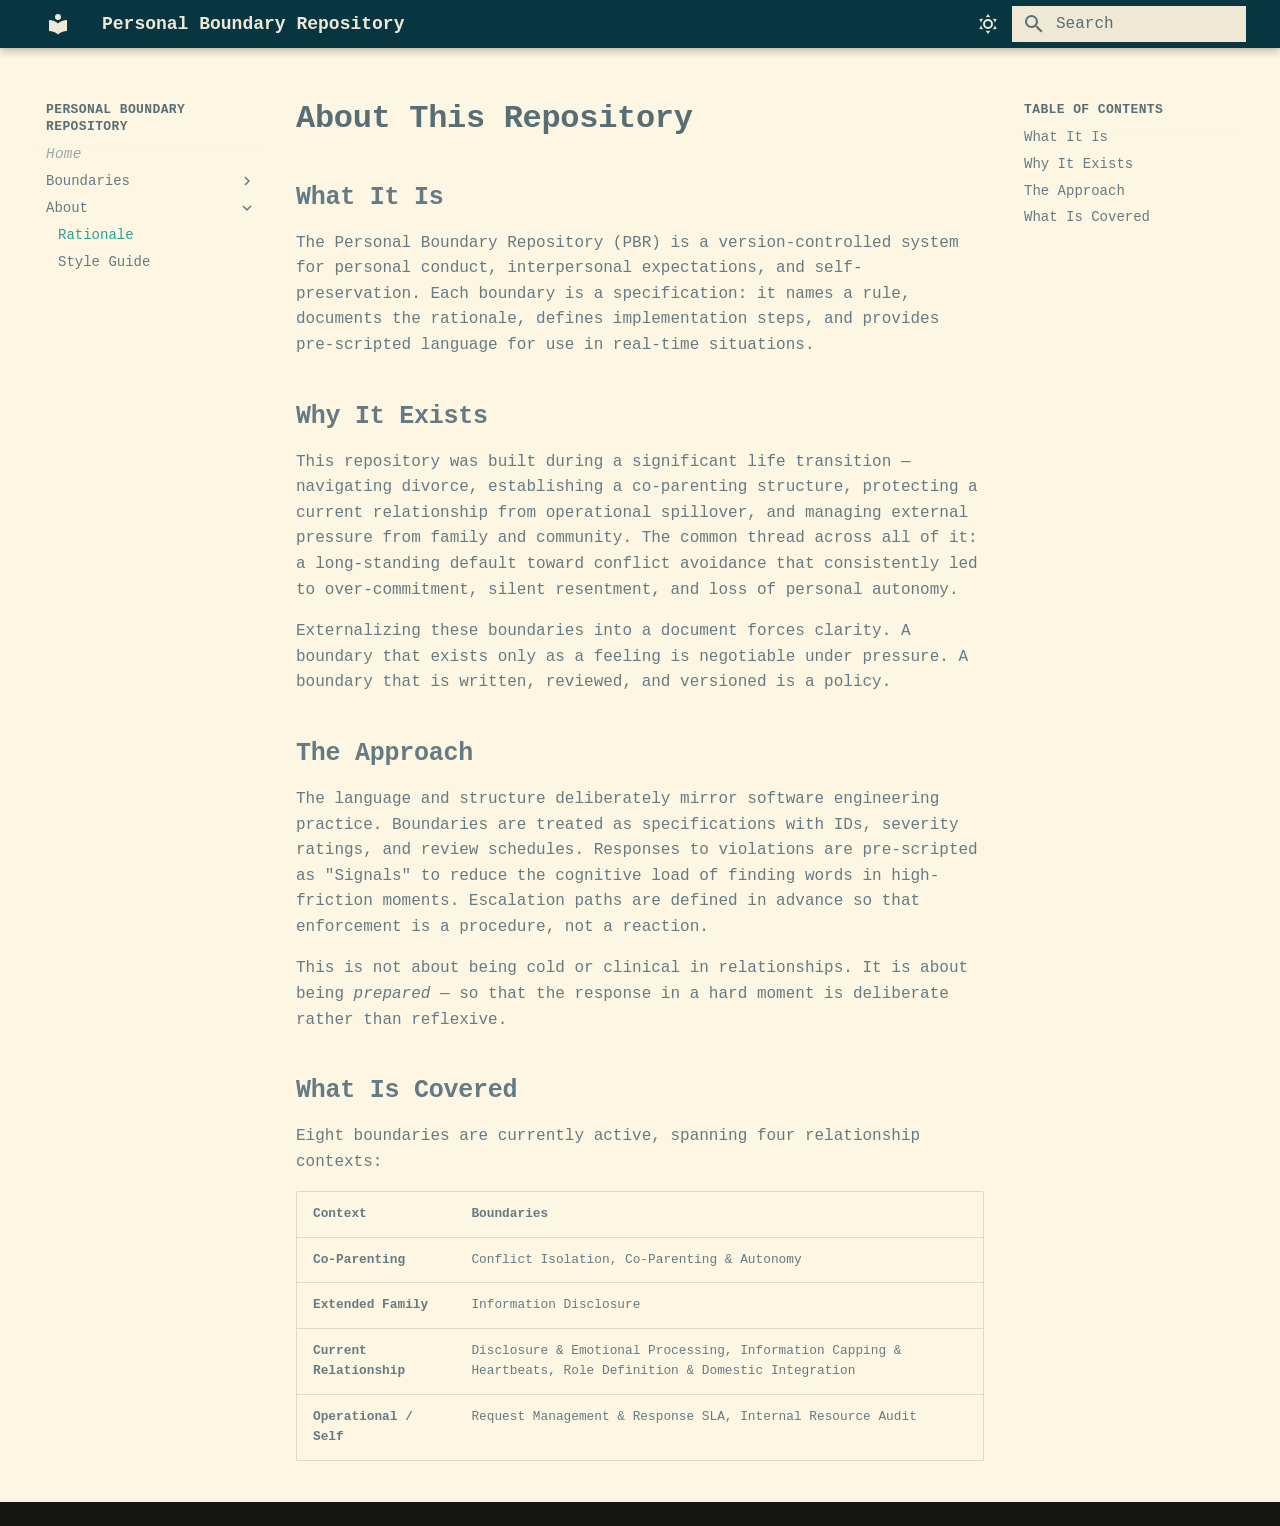
<file: about/rationale.html>
<!doctype html>
<html lang="en" class="no-js">
  <head>
    
      <meta charset="utf-8">
      <meta name="viewport" content="width=device-width,initial-scale=1">
      
      
      
        <link rel="canonical" href="https://pcop00.github.io/personal-boundaries/about/rationale.html">
      
      
        <link rel="prev" href="../information-disclosure-extended-family.html">
      
      
        <link rel="next" href="style-guide.html">
      
      
        
      
      
      <link rel="icon" href="../assets/images/favicon.png">
      <meta name="generator" content="mkdocs-1.6.1, mkdocs-material-9.7.6">
    
    
      
        <title>Rationale - Personal Boundary Repository</title>
      
    
    
      <link rel="stylesheet" href="../assets/stylesheets/main.484c7ddc.min.css">
      
        
        <link rel="stylesheet" href="../assets/stylesheets/palette.ab4e12ef.min.css">
      
      


    
    
      
    
    
      
        
        
        <link rel="preconnect" href="https://fonts.gstatic.com" crossorigin>
        <link rel="stylesheet" href="https://fonts.googleapis.com/css?family=Roboto:300,300i,400,400i,700,700i%7CRoboto+Mono:400,400i,700,700i&display=fallback">
        <style>:root{--md-text-font:"Roboto";--md-code-font:"Roboto Mono"}</style>
      
    
    
      <link rel="stylesheet" href="../stylesheets/solarized.css">
    
    <script>__md_scope=new URL("..",location),__md_hash=e=>[...e].reduce(((e,_)=>(e<<5)-e+_.charCodeAt(0)),0),__md_get=(e,_=localStorage,t=__md_scope)=>JSON.parse(_.getItem(t.pathname+"."+e)),__md_set=(e,_,t=localStorage,a=__md_scope)=>{try{t.setItem(a.pathname+"."+e,JSON.stringify(_))}catch(e){}}</script>
    
      

    
    
  </head>
  
  
    
    
      
    
    
    
    
    <body dir="ltr" data-md-color-scheme="default" data-md-color-primary="indigo" data-md-color-accent="indigo">
  
    
    <input class="md-toggle" data-md-toggle="drawer" type="checkbox" id="__drawer" autocomplete="off">
    <input class="md-toggle" data-md-toggle="search" type="checkbox" id="__search" autocomplete="off">
    <label class="md-overlay" for="__drawer"></label>
    <div data-md-component="skip">
      
        
        <a href="#about-this-repository" class="md-skip">
          Skip to content
        </a>
      
    </div>
    <div data-md-component="announce">
      
    </div>
    
    
      

  

<header class="md-header md-header--shadow" data-md-component="header">
  <nav class="md-header__inner md-grid" aria-label="Header">
    <a href="../index.html" title="Personal Boundary Repository" class="md-header__button md-logo" aria-label="Personal Boundary Repository" data-md-component="logo">
      
  
  <svg xmlns="http://www.w3.org/2000/svg" viewBox="0 0 24 24"><path d="M12 8a3 3 0 0 0 3-3 3 3 0 0 0-3-3 3 3 0 0 0-3 3 3 3 0 0 0 3 3m0 3.54C9.64 9.35 6.5 8 3 8v11c3.5 0 6.64 1.35 9 3.54 2.36-2.19 5.5-3.54 9-3.54V8c-3.5 0-6.64 1.35-9 3.54"/></svg>

    </a>
    <label class="md-header__button md-icon" for="__drawer">
      
      <svg xmlns="http://www.w3.org/2000/svg" viewBox="0 0 24 24"><path d="M3 6h18v2H3zm0 5h18v2H3zm0 5h18v2H3z"/></svg>
    </label>
    <div class="md-header__title" data-md-component="header-title">
      <div class="md-header__ellipsis">
        <div class="md-header__topic">
          <span class="md-ellipsis">
            Personal Boundary Repository
          </span>
        </div>
        <div class="md-header__topic" data-md-component="header-topic">
          <span class="md-ellipsis">
            
              Rationale
            
          </span>
        </div>
      </div>
    </div>
    
      
        <form class="md-header__option" data-md-component="palette">
  
    
    
    
    <input class="md-option" data-md-color-media="" data-md-color-scheme="default" data-md-color-primary="indigo" data-md-color-accent="indigo"  aria-label="Switch to dark"  type="radio" name="__palette" id="__palette_0">
    
      <label class="md-header__button md-icon" title="Switch to dark" for="__palette_1" hidden>
        <svg xmlns="http://www.w3.org/2000/svg" viewBox="0 0 24 24"><path d="M12 7a5 5 0 0 1 5 5 5 5 0 0 1-5 5 5 5 0 0 1-5-5 5 5 0 0 1 5-5m0 2a3 3 0 0 0-3 3 3 3 0 0 0 3 3 3 3 0 0 0 3-3 3 3 0 0 0-3-3m0-7 2.39 3.42C13.65 5.15 12.84 5 12 5s-1.65.15-2.39.42zM3.34 7l4.16-.35A7.2 7.2 0 0 0 5.94 8.5c-.44.74-.69 1.5-.83 2.29zm.02 10 1.76-3.77a7.131 7.131 0 0 0 2.38 4.14zM20.65 7l-1.77 3.79a7.02 7.02 0 0 0-2.38-4.15zm-.01 10-4.14.36c.59-.51 1.12-1.14 1.54-1.86.42-.73.69-1.5.83-2.29zM12 22l-2.41-3.44c.74.27 1.55.44 2.41.44.82 0 1.63-.17 2.37-.44z"/></svg>
      </label>
    
  
    
    
    
    <input class="md-option" data-md-color-media="" data-md-color-scheme="slate" data-md-color-primary="indigo" data-md-color-accent="indigo"  aria-label="Switch to light"  type="radio" name="__palette" id="__palette_1">
    
      <label class="md-header__button md-icon" title="Switch to light" for="__palette_0" hidden>
        <svg xmlns="http://www.w3.org/2000/svg" viewBox="0 0 24 24"><path d="m17.75 4.09-2.53 1.94.91 3.06-2.63-1.81-2.63 1.81.91-3.06-2.53-1.94L12.44 4l1.06-3 1.06 3zm3.5 6.91-1.64 1.25.59 1.98-1.7-1.17-1.7 1.17.59-1.98L15.75 11l2.06-.05L18.5 9l.69 1.95zm-2.28 4.95c.83-.08 1.72 1.1 1.19 1.85-.32.45-.66.87-1.08 1.27C15.17 23 8.84 23 4.94 19.07c-3.91-3.9-3.91-10.24 0-14.14.4-.4.82-.76 1.27-1.08.75-.53 1.93.36 1.85 1.19-.27 2.86.69 5.83 2.89 8.02a9.96 9.96 0 0 0 8.02 2.89m-1.64 2.02a12.08 12.08 0 0 1-7.8-3.47c-2.17-2.19-3.33-5-3.49-7.82-2.81 3.14-2.7 7.96.31 10.98 3.02 3.01 7.84 3.12 10.98.31"/></svg>
      </label>
    
  
</form>
      
    
    
      <script>var palette=__md_get("__palette");if(palette&&palette.color){if("(prefers-color-scheme)"===palette.color.media){var media=matchMedia("(prefers-color-scheme: light)"),input=document.querySelector(media.matches?"[data-md-color-media='(prefers-color-scheme: light)']":"[data-md-color-media='(prefers-color-scheme: dark)']");palette.color.media=input.getAttribute("data-md-color-media"),palette.color.scheme=input.getAttribute("data-md-color-scheme"),palette.color.primary=input.getAttribute("data-md-color-primary"),palette.color.accent=input.getAttribute("data-md-color-accent")}for(var[key,value]of Object.entries(palette.color))document.body.setAttribute("data-md-color-"+key,value)}</script>
    
    
    
      
      
        <label class="md-header__button md-icon" for="__search">
          
          <svg xmlns="http://www.w3.org/2000/svg" viewBox="0 0 24 24"><path d="M9.5 3A6.5 6.5 0 0 1 16 9.5c0 1.61-.59 3.09-1.56 4.23l.27.27h.79l5 5-1.5 1.5-5-5v-.79l-.27-.27A6.52 6.52 0 0 1 9.5 16 6.5 6.5 0 0 1 3 9.5 6.5 6.5 0 0 1 9.5 3m0 2C7 5 5 7 5 9.5S7 14 9.5 14 14 12 14 9.5 12 5 9.5 5"/></svg>
        </label>
        <div class="md-search" data-md-component="search" role="dialog">
  <label class="md-search__overlay" for="__search"></label>
  <div class="md-search__inner" role="search">
    <form class="md-search__form" name="search">
      <input type="text" class="md-search__input" name="query" aria-label="Search" placeholder="Search" autocapitalize="off" autocorrect="off" autocomplete="off" spellcheck="false" data-md-component="search-query" required>
      <label class="md-search__icon md-icon" for="__search">
        
        <svg xmlns="http://www.w3.org/2000/svg" viewBox="0 0 24 24"><path d="M9.5 3A6.5 6.5 0 0 1 16 9.5c0 1.61-.59 3.09-1.56 4.23l.27.27h.79l5 5-1.5 1.5-5-5v-.79l-.27-.27A6.52 6.52 0 0 1 9.5 16 6.5 6.5 0 0 1 3 9.5 6.5 6.5 0 0 1 9.5 3m0 2C7 5 5 7 5 9.5S7 14 9.5 14 14 12 14 9.5 12 5 9.5 5"/></svg>
        
        <svg xmlns="http://www.w3.org/2000/svg" viewBox="0 0 24 24"><path d="M20 11v2H8l5.5 5.5-1.42 1.42L4.16 12l7.92-7.92L13.5 5.5 8 11z"/></svg>
      </label>
      <nav class="md-search__options" aria-label="Search">
        
        <button type="reset" class="md-search__icon md-icon" title="Clear" aria-label="Clear" tabindex="-1">
          
          <svg xmlns="http://www.w3.org/2000/svg" viewBox="0 0 24 24"><path d="M19 6.41 17.59 5 12 10.59 6.41 5 5 6.41 10.59 12 5 17.59 6.41 19 12 13.41 17.59 19 19 17.59 13.41 12z"/></svg>
        </button>
      </nav>
      
        <div class="md-search__suggest" data-md-component="search-suggest"></div>
      
    </form>
    <div class="md-search__output">
      <div class="md-search__scrollwrap" tabindex="0" data-md-scrollfix>
        <div class="md-search-result" data-md-component="search-result">
          <div class="md-search-result__meta">
            Initializing search
          </div>
          <ol class="md-search-result__list" role="presentation"></ol>
        </div>
      </div>
    </div>
  </div>
</div>
      
    
    
  </nav>
  
</header>
    
    <div class="md-container" data-md-component="container">
      
      
        
          
        
      
      <main class="md-main" data-md-component="main">
        <div class="md-main__inner md-grid">
          
            
              
              <div class="md-sidebar md-sidebar--primary" data-md-component="sidebar" data-md-type="navigation" >
                <div class="md-sidebar__scrollwrap">
                  <div class="md-sidebar__inner">
                    



<nav class="md-nav md-nav--primary" aria-label="Navigation" data-md-level="0">
  <label class="md-nav__title" for="__drawer">
    <a href="../index.html" title="Personal Boundary Repository" class="md-nav__button md-logo" aria-label="Personal Boundary Repository" data-md-component="logo">
      
  
  <svg xmlns="http://www.w3.org/2000/svg" viewBox="0 0 24 24"><path d="M12 8a3 3 0 0 0 3-3 3 3 0 0 0-3-3 3 3 0 0 0-3 3 3 3 0 0 0 3 3m0 3.54C9.64 9.35 6.5 8 3 8v11c3.5 0 6.64 1.35 9 3.54 2.36-2.19 5.5-3.54 9-3.54V8c-3.5 0-6.64 1.35-9 3.54"/></svg>

    </a>
    Personal Boundary Repository
  </label>
  
  <ul class="md-nav__list" data-md-scrollfix>
    
      
      
  
  
  
  
    <li class="md-nav__item">
      <a href="../index.html" class="md-nav__link">
        
  
  
  <span class="md-ellipsis">
    
  
    Home
  

    
  </span>
  
  

      </a>
    </li>
  

    
      
      
  
  
  
  
    
    
    
    
    
    <li class="md-nav__item md-nav__item--nested">
      
        
        
        <input class="md-nav__toggle md-toggle " type="checkbox" id="__nav_2" >
        
          
          <label class="md-nav__link" for="__nav_2" id="__nav_2_label" tabindex="0">
            
  
  
  <span class="md-ellipsis">
    
  
    Boundaries
  

    
  </span>
  
  

            <span class="md-nav__icon md-icon"></span>
          </label>
        
        <nav class="md-nav" data-md-level="1" aria-labelledby="__nav_2_label" aria-expanded="false">
          <label class="md-nav__title" for="__nav_2">
            <span class="md-nav__icon md-icon"></span>
            
  
    Boundaries
  

          </label>
          <ul class="md-nav__list" data-md-scrollfix>
            
              
                
  
  
  
  
    <li class="md-nav__item">
      <a href="../basic-dignity-standard.html" class="md-nav__link">
        
  
  
  <span class="md-ellipsis">
    
  
    Basic Dignity Standard
  

    
  </span>
  
  

      </a>
    </li>
  

              
            
              
                
  
  
  
  
    <li class="md-nav__item">
      <a href="../request-management-and-response-policy.html" class="md-nav__link">
        
  
  
  <span class="md-ellipsis">
    
  
    Request Management & Response Policy
  

    
  </span>
  
  

      </a>
    </li>
  

              
            
              
                
  
  
  
  
    <li class="md-nav__item">
      <a href="../acts-of-service-integrity.html" class="md-nav__link">
        
  
  
  <span class="md-ellipsis">
    
  
    Acts of Service — Offered vs. Extracted
  

    
  </span>
  
  

      </a>
    </li>
  

              
            
              
                
  
  
  
  
    <li class="md-nav__item">
      <a href="../role-definition-and-domestic-integration.html" class="md-nav__link">
        
  
  
  <span class="md-ellipsis">
    
  
    Role Definition & Domestic Integration
  

    
  </span>
  
  

      </a>
    </li>
  

              
            
              
                
  
  
  
  
    <li class="md-nav__item">
      <a href="../physical-integrity-and-interactive-play.html" class="md-nav__link">
        
  
  
  <span class="md-ellipsis">
    
  
    Physical Integrity & Interactive Play
  

    
  </span>
  
  

      </a>
    </li>
  

              
            
              
                
  
  
  
  
    <li class="md-nav__item">
      <a href="../internal-resource-audit.html" class="md-nav__link">
        
  
  
  <span class="md-ellipsis">
    
  
    Internal Resource Audit
  

    
  </span>
  
  

      </a>
    </li>
  

              
            
              
                
  
  
  
  
    <li class="md-nav__item">
      <a href="../conflict-isolation.html" class="md-nav__link">
        
  
  
  <span class="md-ellipsis">
    
  
    Conflict Isolation
  

    
  </span>
  
  

      </a>
    </li>
  

              
            
              
                
  
  
  
  
    <li class="md-nav__item">
      <a href="../co-parenting-and-personal-autonomy.html" class="md-nav__link">
        
  
  
  <span class="md-ellipsis">
    
  
    Co-Parenting & Personal Autonomy
  

    
  </span>
  
  

      </a>
    </li>
  

              
            
              
                
  
  
  
  
    <li class="md-nav__item">
      <a href="../disclosure-and-emotional-processing.html" class="md-nav__link">
        
  
  
  <span class="md-ellipsis">
    
  
    Disclosure & Emotional Processing
  

    
  </span>
  
  

      </a>
    </li>
  

              
            
              
                
  
  
  
  
    <li class="md-nav__item">
      <a href="../information-capping-and-relationship-heartbeats.html" class="md-nav__link">
        
  
  
  <span class="md-ellipsis">
    
  
    Information Capping & Relationship Heartbeats
  

    
  </span>
  
  

      </a>
    </li>
  

              
            
              
                
  
  
  
  
    <li class="md-nav__item">
      <a href="../information-disclosure-extended-family.html" class="md-nav__link">
        
  
  
  <span class="md-ellipsis">
    
  
    Information Disclosure (Extended Family)
  

    
  </span>
  
  

      </a>
    </li>
  

              
            
          </ul>
        </nav>
      
    </li>
  

    
      
      
  
  
    
  
  
  
    
    
    
    
    
    <li class="md-nav__item md-nav__item--active md-nav__item--nested">
      
        
        
        <input class="md-nav__toggle md-toggle " type="checkbox" id="__nav_3" checked>
        
          
          <label class="md-nav__link" for="__nav_3" id="__nav_3_label" tabindex="0">
            
  
  
  <span class="md-ellipsis">
    
  
    About
  

    
  </span>
  
  

            <span class="md-nav__icon md-icon"></span>
          </label>
        
        <nav class="md-nav" data-md-level="1" aria-labelledby="__nav_3_label" aria-expanded="true">
          <label class="md-nav__title" for="__nav_3">
            <span class="md-nav__icon md-icon"></span>
            
  
    About
  

          </label>
          <ul class="md-nav__list" data-md-scrollfix>
            
              
                
  
  
    
  
  
  
    <li class="md-nav__item md-nav__item--active">
      
      <input class="md-nav__toggle md-toggle" type="checkbox" id="__toc">
      
      
        
      
      
        <label class="md-nav__link md-nav__link--active" for="__toc">
          
  
  
  <span class="md-ellipsis">
    
  
    Rationale
  

    
  </span>
  
  

          <span class="md-nav__icon md-icon"></span>
        </label>
      
      <a href="rationale.html" class="md-nav__link md-nav__link--active">
        
  
  
  <span class="md-ellipsis">
    
  
    Rationale
  

    
  </span>
  
  

      </a>
      
        

<nav class="md-nav md-nav--secondary" aria-label="Table of contents">
  
  
  
    
  
  
    <label class="md-nav__title" for="__toc">
      <span class="md-nav__icon md-icon"></span>
      Table of contents
    </label>
    <ul class="md-nav__list" data-md-component="toc" data-md-scrollfix>
      
        <li class="md-nav__item">
  <a href="#what-it-is" class="md-nav__link">
    <span class="md-ellipsis">
      
        What It Is
      
    </span>
  </a>
  
</li>
      
        <li class="md-nav__item">
  <a href="#why-it-exists" class="md-nav__link">
    <span class="md-ellipsis">
      
        Why It Exists
      
    </span>
  </a>
  
</li>
      
        <li class="md-nav__item">
  <a href="#the-approach" class="md-nav__link">
    <span class="md-ellipsis">
      
        The Approach
      
    </span>
  </a>
  
</li>
      
        <li class="md-nav__item">
  <a href="#what-is-covered" class="md-nav__link">
    <span class="md-ellipsis">
      
        What Is Covered
      
    </span>
  </a>
  
</li>
      
    </ul>
  
</nav>
      
    </li>
  

              
            
              
                
  
  
  
  
    <li class="md-nav__item">
      <a href="style-guide.html" class="md-nav__link">
        
  
  
  <span class="md-ellipsis">
    
  
    Style Guide
  

    
  </span>
  
  

      </a>
    </li>
  

              
            
          </ul>
        </nav>
      
    </li>
  

    
  </ul>
</nav>
                  </div>
                </div>
              </div>
            
            
              
              <div class="md-sidebar md-sidebar--secondary" data-md-component="sidebar" data-md-type="toc" >
                <div class="md-sidebar__scrollwrap">
                  <div class="md-sidebar__inner">
                    

<nav class="md-nav md-nav--secondary" aria-label="Table of contents">
  
  
  
    
  
  
    <label class="md-nav__title" for="__toc">
      <span class="md-nav__icon md-icon"></span>
      Table of contents
    </label>
    <ul class="md-nav__list" data-md-component="toc" data-md-scrollfix>
      
        <li class="md-nav__item">
  <a href="#what-it-is" class="md-nav__link">
    <span class="md-ellipsis">
      
        What It Is
      
    </span>
  </a>
  
</li>
      
        <li class="md-nav__item">
  <a href="#why-it-exists" class="md-nav__link">
    <span class="md-ellipsis">
      
        Why It Exists
      
    </span>
  </a>
  
</li>
      
        <li class="md-nav__item">
  <a href="#the-approach" class="md-nav__link">
    <span class="md-ellipsis">
      
        The Approach
      
    </span>
  </a>
  
</li>
      
        <li class="md-nav__item">
  <a href="#what-is-covered" class="md-nav__link">
    <span class="md-ellipsis">
      
        What Is Covered
      
    </span>
  </a>
  
</li>
      
    </ul>
  
</nav>
                  </div>
                </div>
              </div>
            
          
          
            <div class="md-content" data-md-component="content">
              
              <article class="md-content__inner md-typeset">
                
                  



<h1 id="about-this-repository">About This Repository<a class="headerlink" href="#about-this-repository" title="Permanent link">&para;</a></h1>
<h2 id="what-it-is">What It Is<a class="headerlink" href="#what-it-is" title="Permanent link">&para;</a></h2>
<p>The Personal Boundary Repository (PBR) is a version-controlled system for personal conduct, interpersonal expectations, and self-preservation. Each boundary is a specification: it names a rule, documents the rationale, defines implementation steps, and provides pre-scripted language for use in real-time situations.</p>
<h2 id="why-it-exists">Why It Exists<a class="headerlink" href="#why-it-exists" title="Permanent link">&para;</a></h2>
<p>This repository was built during a significant life transition — navigating divorce, establishing a co-parenting structure, protecting a current relationship from operational spillover, and managing external pressure from family and community. The common thread across all of it: a long-standing default toward conflict avoidance that consistently led to over-commitment, silent resentment, and loss of personal autonomy.</p>
<p>Externalizing these boundaries into a document forces clarity. A boundary that exists only as a feeling is negotiable under pressure. A boundary that is written, reviewed, and versioned is a policy.</p>
<h2 id="the-approach">The Approach<a class="headerlink" href="#the-approach" title="Permanent link">&para;</a></h2>
<p>The language and structure deliberately mirror software engineering practice. Boundaries are treated as specifications with IDs, severity ratings, and review schedules. Responses to violations are pre-scripted as "Signals" to reduce the cognitive load of finding words in high-friction moments. Escalation paths are defined in advance so that enforcement is a procedure, not a reaction.</p>
<p>This is not about being cold or clinical in relationships. It is about being <em>prepared</em> — so that the response in a hard moment is deliberate rather than reflexive.</p>
<h2 id="what-is-covered">What Is Covered<a class="headerlink" href="#what-is-covered" title="Permanent link">&para;</a></h2>
<p>Eight boundaries are currently active, spanning four relationship contexts:</p>
<table>
<thead>
<tr>
<th style="text-align: left;">Context</th>
<th style="text-align: left;">Boundaries</th>
</tr>
</thead>
<tbody>
<tr>
<td style="text-align: left;"><strong>Co-Parenting</strong></td>
<td style="text-align: left;">Conflict Isolation, Co-Parenting &amp; Autonomy</td>
</tr>
<tr>
<td style="text-align: left;"><strong>Extended Family</strong></td>
<td style="text-align: left;">Information Disclosure</td>
</tr>
<tr>
<td style="text-align: left;"><strong>Current Relationship</strong></td>
<td style="text-align: left;">Disclosure &amp; Emotional Processing, Information Capping &amp; Heartbeats, Role Definition &amp; Domestic Integration</td>
</tr>
<tr>
<td style="text-align: left;"><strong>Operational / Self</strong></td>
<td style="text-align: left;">Request Management &amp; Response SLA, Internal Resource Audit</td>
</tr>
</tbody>
</table>












                
              </article>
            </div>
          
          
<script>var target=document.getElementById(location.hash.slice(1));target&&target.name&&(target.checked=target.name.startsWith("__tabbed_"))</script>
        </div>
        
          <button type="button" class="md-top md-icon" data-md-component="top" hidden>
  
  <svg xmlns="http://www.w3.org/2000/svg" viewBox="0 0 24 24"><path d="M13 20h-2V8l-5.5 5.5-1.42-1.42L12 4.16l7.92 7.92-1.42 1.42L13 8z"/></svg>
  Back to top
</button>
        
      </main>
      
        <footer class="md-footer">
  
  <div class="md-footer-meta md-typeset">
    <div class="md-footer-meta__inner md-grid">
      <div class="md-copyright">
  
  
</div>
      
    </div>
  </div>
</footer>
      
    </div>
    <div class="md-dialog" data-md-component="dialog">
      <div class="md-dialog__inner md-typeset"></div>
    </div>
    
    
    
      
      
      <script id="__config" type="application/json">{"annotate": null, "base": "..", "features": ["navigation.top", "search.highlight", "search.suggest", "toc.follow", "content.code.copy"], "search": "../assets/javascripts/workers/search.2c215733.min.js", "tags": null, "translations": {"clipboard.copied": "Copied to clipboard", "clipboard.copy": "Copy to clipboard", "search.result.more.one": "1 more on this page", "search.result.more.other": "# more on this page", "search.result.none": "No matching documents", "search.result.one": "1 matching document", "search.result.other": "# matching documents", "search.result.placeholder": "Type to start searching", "search.result.term.missing": "Missing", "select.version": "Select version"}, "version": null}</script>
    
    
      <script src="../assets/javascripts/bundle.79ae519e.min.js"></script>
      
    
  </body>
</html>
</file>
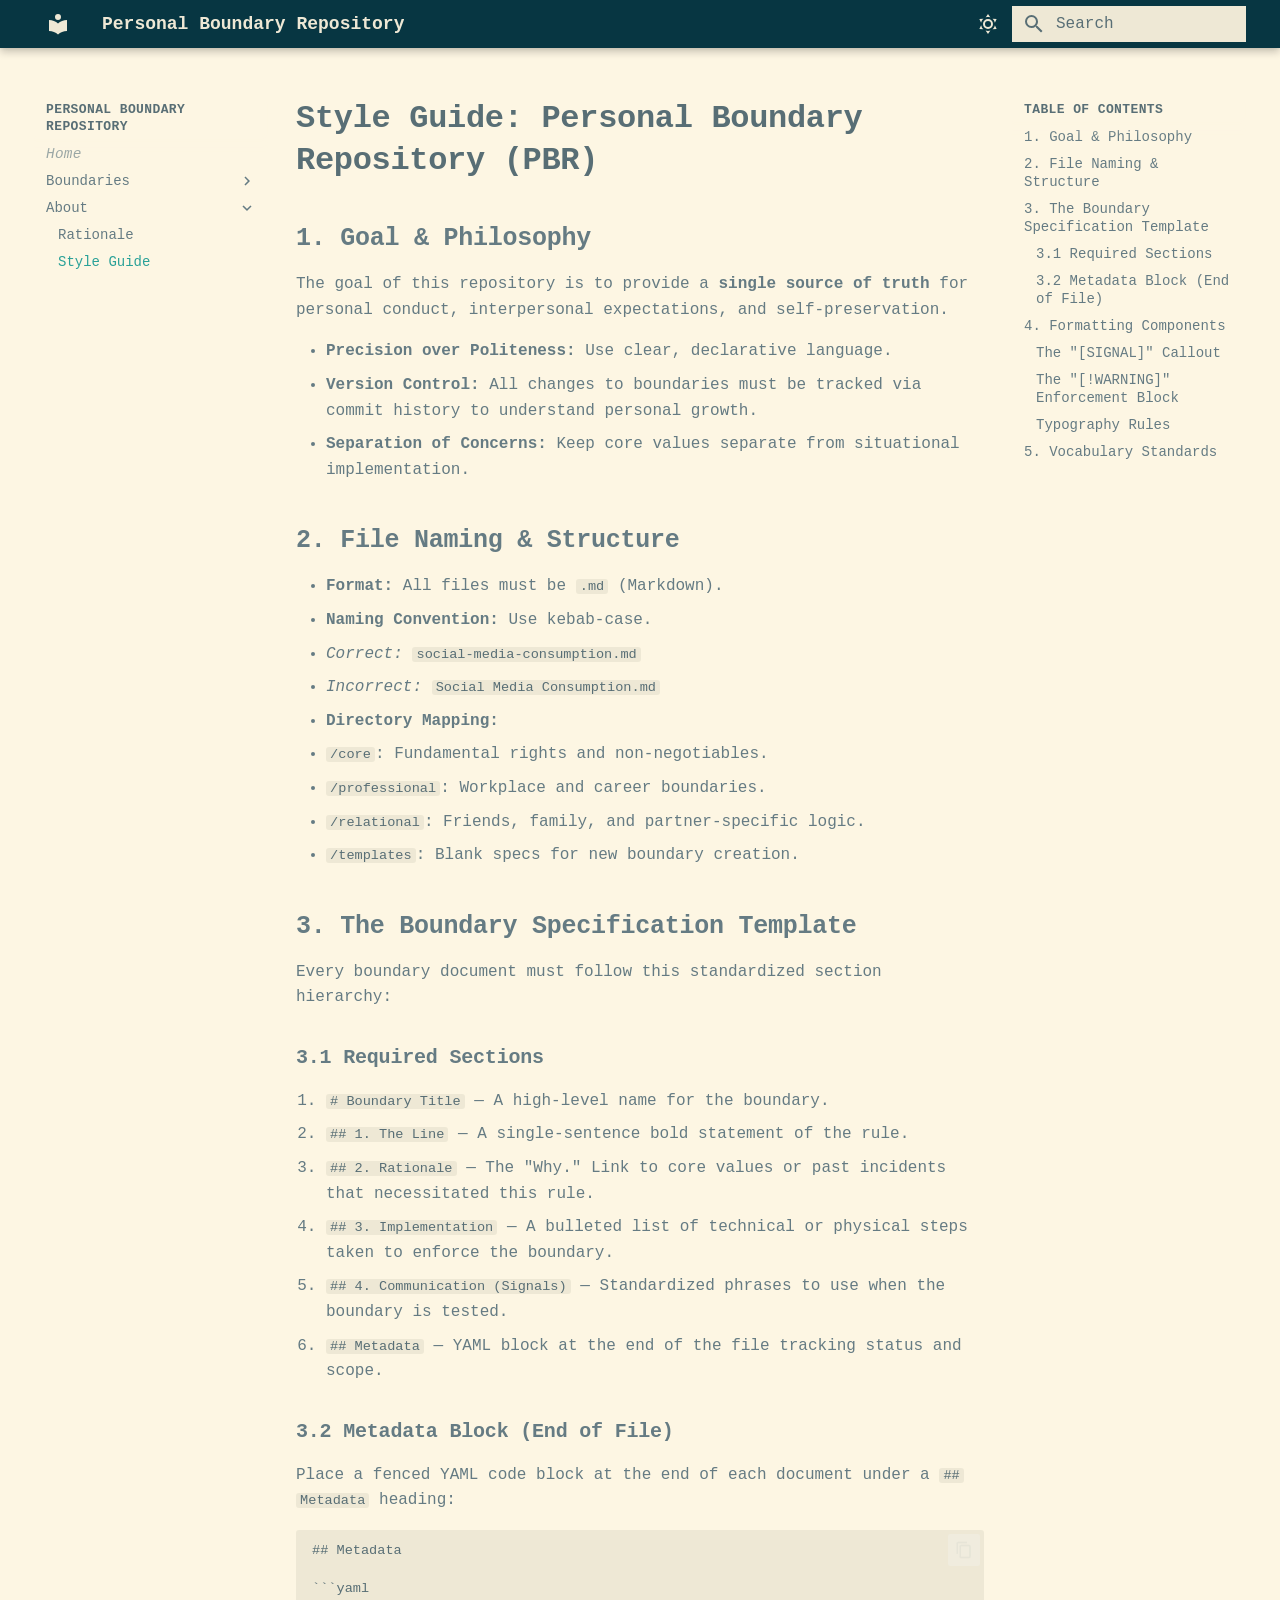
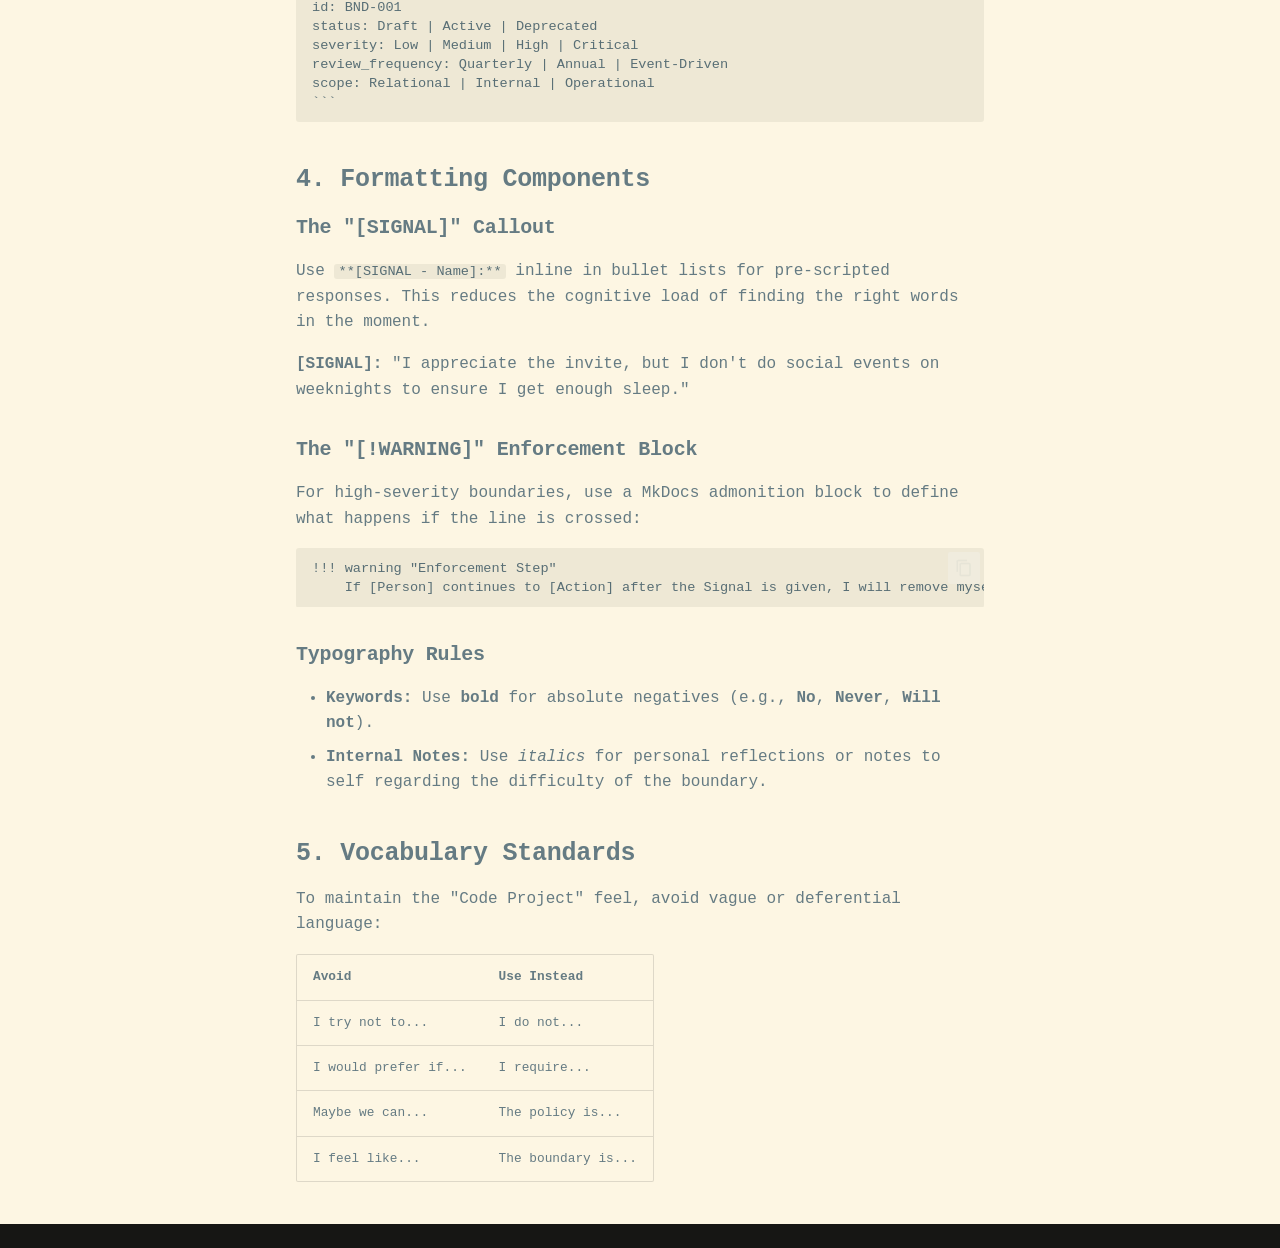
<file: about/style-guide.html>
<!doctype html>
<html lang="en" class="no-js">
  <head>
    
      <meta charset="utf-8">
      <meta name="viewport" content="width=device-width,initial-scale=1">
      
      
      
        <link rel="canonical" href="https://pcop00.github.io/personal-boundaries/about/style-guide.html">
      
      
        <link rel="prev" href="rationale.html">
      
      
      
        
      
      
      <link rel="icon" href="../assets/images/favicon.png">
      <meta name="generator" content="mkdocs-1.6.1, mkdocs-material-9.7.6">
    
    
      
        <title>Style Guide - Personal Boundary Repository</title>
      
    
    
      <link rel="stylesheet" href="../assets/stylesheets/main.484c7ddc.min.css">
      
        
        <link rel="stylesheet" href="../assets/stylesheets/palette.ab4e12ef.min.css">
      
      


    
    
      
    
    
      
        
        
        <link rel="preconnect" href="https://fonts.gstatic.com" crossorigin>
        <link rel="stylesheet" href="https://fonts.googleapis.com/css?family=Roboto:300,300i,400,400i,700,700i%7CRoboto+Mono:400,400i,700,700i&display=fallback">
        <style>:root{--md-text-font:"Roboto";--md-code-font:"Roboto Mono"}</style>
      
    
    
      <link rel="stylesheet" href="../stylesheets/solarized.css">
    
    <script>__md_scope=new URL("..",location),__md_hash=e=>[...e].reduce(((e,_)=>(e<<5)-e+_.charCodeAt(0)),0),__md_get=(e,_=localStorage,t=__md_scope)=>JSON.parse(_.getItem(t.pathname+"."+e)),__md_set=(e,_,t=localStorage,a=__md_scope)=>{try{t.setItem(a.pathname+"."+e,JSON.stringify(_))}catch(e){}}</script>
    
      

    
    
  </head>
  
  
    
    
      
    
    
    
    
    <body dir="ltr" data-md-color-scheme="default" data-md-color-primary="indigo" data-md-color-accent="indigo">
  
    
    <input class="md-toggle" data-md-toggle="drawer" type="checkbox" id="__drawer" autocomplete="off">
    <input class="md-toggle" data-md-toggle="search" type="checkbox" id="__search" autocomplete="off">
    <label class="md-overlay" for="__drawer"></label>
    <div data-md-component="skip">
      
        
        <a href="#style-guide-personal-boundary-repository-pbr" class="md-skip">
          Skip to content
        </a>
      
    </div>
    <div data-md-component="announce">
      
    </div>
    
    
      

  

<header class="md-header md-header--shadow" data-md-component="header">
  <nav class="md-header__inner md-grid" aria-label="Header">
    <a href="../index.html" title="Personal Boundary Repository" class="md-header__button md-logo" aria-label="Personal Boundary Repository" data-md-component="logo">
      
  
  <svg xmlns="http://www.w3.org/2000/svg" viewBox="0 0 24 24"><path d="M12 8a3 3 0 0 0 3-3 3 3 0 0 0-3-3 3 3 0 0 0-3 3 3 3 0 0 0 3 3m0 3.54C9.64 9.35 6.5 8 3 8v11c3.5 0 6.64 1.35 9 3.54 2.36-2.19 5.5-3.54 9-3.54V8c-3.5 0-6.64 1.35-9 3.54"/></svg>

    </a>
    <label class="md-header__button md-icon" for="__drawer">
      
      <svg xmlns="http://www.w3.org/2000/svg" viewBox="0 0 24 24"><path d="M3 6h18v2H3zm0 5h18v2H3zm0 5h18v2H3z"/></svg>
    </label>
    <div class="md-header__title" data-md-component="header-title">
      <div class="md-header__ellipsis">
        <div class="md-header__topic">
          <span class="md-ellipsis">
            Personal Boundary Repository
          </span>
        </div>
        <div class="md-header__topic" data-md-component="header-topic">
          <span class="md-ellipsis">
            
              Style Guide
            
          </span>
        </div>
      </div>
    </div>
    
      
        <form class="md-header__option" data-md-component="palette">
  
    
    
    
    <input class="md-option" data-md-color-media="" data-md-color-scheme="default" data-md-color-primary="indigo" data-md-color-accent="indigo"  aria-label="Switch to dark"  type="radio" name="__palette" id="__palette_0">
    
      <label class="md-header__button md-icon" title="Switch to dark" for="__palette_1" hidden>
        <svg xmlns="http://www.w3.org/2000/svg" viewBox="0 0 24 24"><path d="M12 7a5 5 0 0 1 5 5 5 5 0 0 1-5 5 5 5 0 0 1-5-5 5 5 0 0 1 5-5m0 2a3 3 0 0 0-3 3 3 3 0 0 0 3 3 3 3 0 0 0 3-3 3 3 0 0 0-3-3m0-7 2.39 3.42C13.65 5.15 12.84 5 12 5s-1.65.15-2.39.42zM3.34 7l4.16-.35A7.2 7.2 0 0 0 5.94 8.5c-.44.74-.69 1.5-.83 2.29zm.02 10 1.76-3.77a7.131 7.131 0 0 0 2.38 4.14zM20.65 7l-1.77 3.79a7.02 7.02 0 0 0-2.38-4.15zm-.01 10-4.14.36c.59-.51 1.12-1.14 1.54-1.86.42-.73.69-1.5.83-2.29zM12 22l-2.41-3.44c.74.27 1.55.44 2.41.44.82 0 1.63-.17 2.37-.44z"/></svg>
      </label>
    
  
    
    
    
    <input class="md-option" data-md-color-media="" data-md-color-scheme="slate" data-md-color-primary="indigo" data-md-color-accent="indigo"  aria-label="Switch to light"  type="radio" name="__palette" id="__palette_1">
    
      <label class="md-header__button md-icon" title="Switch to light" for="__palette_0" hidden>
        <svg xmlns="http://www.w3.org/2000/svg" viewBox="0 0 24 24"><path d="m17.75 4.09-2.53 1.94.91 3.06-2.63-1.81-2.63 1.81.91-3.06-2.53-1.94L12.44 4l1.06-3 1.06 3zm3.5 6.91-1.64 1.25.59 1.98-1.7-1.17-1.7 1.17.59-1.98L15.75 11l2.06-.05L18.5 9l.69 1.95zm-2.28 4.95c.83-.08 1.72 1.1 1.19 1.85-.32.45-.66.87-1.08 1.27C15.17 23 8.84 23 4.94 19.07c-3.91-3.9-3.91-10.24 0-14.14.4-.4.82-.76 1.27-1.08.75-.53 1.93.36 1.85 1.19-.27 2.86.69 5.83 2.89 8.02a9.96 9.96 0 0 0 8.02 2.89m-1.64 2.02a12.08 12.08 0 0 1-7.8-3.47c-2.17-2.19-3.33-5-3.49-7.82-2.81 3.14-2.7 7.96.31 10.98 3.02 3.01 7.84 3.12 10.98.31"/></svg>
      </label>
    
  
</form>
      
    
    
      <script>var palette=__md_get("__palette");if(palette&&palette.color){if("(prefers-color-scheme)"===palette.color.media){var media=matchMedia("(prefers-color-scheme: light)"),input=document.querySelector(media.matches?"[data-md-color-media='(prefers-color-scheme: light)']":"[data-md-color-media='(prefers-color-scheme: dark)']");palette.color.media=input.getAttribute("data-md-color-media"),palette.color.scheme=input.getAttribute("data-md-color-scheme"),palette.color.primary=input.getAttribute("data-md-color-primary"),palette.color.accent=input.getAttribute("data-md-color-accent")}for(var[key,value]of Object.entries(palette.color))document.body.setAttribute("data-md-color-"+key,value)}</script>
    
    
    
      
      
        <label class="md-header__button md-icon" for="__search">
          
          <svg xmlns="http://www.w3.org/2000/svg" viewBox="0 0 24 24"><path d="M9.5 3A6.5 6.5 0 0 1 16 9.5c0 1.61-.59 3.09-1.56 4.23l.27.27h.79l5 5-1.5 1.5-5-5v-.79l-.27-.27A6.52 6.52 0 0 1 9.5 16 6.5 6.5 0 0 1 3 9.5 6.5 6.5 0 0 1 9.5 3m0 2C7 5 5 7 5 9.5S7 14 9.5 14 14 12 14 9.5 12 5 9.5 5"/></svg>
        </label>
        <div class="md-search" data-md-component="search" role="dialog">
  <label class="md-search__overlay" for="__search"></label>
  <div class="md-search__inner" role="search">
    <form class="md-search__form" name="search">
      <input type="text" class="md-search__input" name="query" aria-label="Search" placeholder="Search" autocapitalize="off" autocorrect="off" autocomplete="off" spellcheck="false" data-md-component="search-query" required>
      <label class="md-search__icon md-icon" for="__search">
        
        <svg xmlns="http://www.w3.org/2000/svg" viewBox="0 0 24 24"><path d="M9.5 3A6.5 6.5 0 0 1 16 9.5c0 1.61-.59 3.09-1.56 4.23l.27.27h.79l5 5-1.5 1.5-5-5v-.79l-.27-.27A6.52 6.52 0 0 1 9.5 16 6.5 6.5 0 0 1 3 9.5 6.5 6.5 0 0 1 9.5 3m0 2C7 5 5 7 5 9.5S7 14 9.5 14 14 12 14 9.5 12 5 9.5 5"/></svg>
        
        <svg xmlns="http://www.w3.org/2000/svg" viewBox="0 0 24 24"><path d="M20 11v2H8l5.5 5.5-1.42 1.42L4.16 12l7.92-7.92L13.5 5.5 8 11z"/></svg>
      </label>
      <nav class="md-search__options" aria-label="Search">
        
        <button type="reset" class="md-search__icon md-icon" title="Clear" aria-label="Clear" tabindex="-1">
          
          <svg xmlns="http://www.w3.org/2000/svg" viewBox="0 0 24 24"><path d="M19 6.41 17.59 5 12 10.59 6.41 5 5 6.41 10.59 12 5 17.59 6.41 19 12 13.41 17.59 19 19 17.59 13.41 12z"/></svg>
        </button>
      </nav>
      
        <div class="md-search__suggest" data-md-component="search-suggest"></div>
      
    </form>
    <div class="md-search__output">
      <div class="md-search__scrollwrap" tabindex="0" data-md-scrollfix>
        <div class="md-search-result" data-md-component="search-result">
          <div class="md-search-result__meta">
            Initializing search
          </div>
          <ol class="md-search-result__list" role="presentation"></ol>
        </div>
      </div>
    </div>
  </div>
</div>
      
    
    
  </nav>
  
</header>
    
    <div class="md-container" data-md-component="container">
      
      
        
          
        
      
      <main class="md-main" data-md-component="main">
        <div class="md-main__inner md-grid">
          
            
              
              <div class="md-sidebar md-sidebar--primary" data-md-component="sidebar" data-md-type="navigation" >
                <div class="md-sidebar__scrollwrap">
                  <div class="md-sidebar__inner">
                    



<nav class="md-nav md-nav--primary" aria-label="Navigation" data-md-level="0">
  <label class="md-nav__title" for="__drawer">
    <a href="../index.html" title="Personal Boundary Repository" class="md-nav__button md-logo" aria-label="Personal Boundary Repository" data-md-component="logo">
      
  
  <svg xmlns="http://www.w3.org/2000/svg" viewBox="0 0 24 24"><path d="M12 8a3 3 0 0 0 3-3 3 3 0 0 0-3-3 3 3 0 0 0-3 3 3 3 0 0 0 3 3m0 3.54C9.64 9.35 6.5 8 3 8v11c3.5 0 6.64 1.35 9 3.54 2.36-2.19 5.5-3.54 9-3.54V8c-3.5 0-6.64 1.35-9 3.54"/></svg>

    </a>
    Personal Boundary Repository
  </label>
  
  <ul class="md-nav__list" data-md-scrollfix>
    
      
      
  
  
  
  
    <li class="md-nav__item">
      <a href="../index.html" class="md-nav__link">
        
  
  
  <span class="md-ellipsis">
    
  
    Home
  

    
  </span>
  
  

      </a>
    </li>
  

    
      
      
  
  
  
  
    
    
    
    
    
    <li class="md-nav__item md-nav__item--nested">
      
        
        
        <input class="md-nav__toggle md-toggle " type="checkbox" id="__nav_2" >
        
          
          <label class="md-nav__link" for="__nav_2" id="__nav_2_label" tabindex="0">
            
  
  
  <span class="md-ellipsis">
    
  
    Boundaries
  

    
  </span>
  
  

            <span class="md-nav__icon md-icon"></span>
          </label>
        
        <nav class="md-nav" data-md-level="1" aria-labelledby="__nav_2_label" aria-expanded="false">
          <label class="md-nav__title" for="__nav_2">
            <span class="md-nav__icon md-icon"></span>
            
  
    Boundaries
  

          </label>
          <ul class="md-nav__list" data-md-scrollfix>
            
              
                
  
  
  
  
    <li class="md-nav__item">
      <a href="../basic-dignity-standard.html" class="md-nav__link">
        
  
  
  <span class="md-ellipsis">
    
  
    Basic Dignity Standard
  

    
  </span>
  
  

      </a>
    </li>
  

              
            
              
                
  
  
  
  
    <li class="md-nav__item">
      <a href="../request-management-and-response-policy.html" class="md-nav__link">
        
  
  
  <span class="md-ellipsis">
    
  
    Request Management & Response Policy
  

    
  </span>
  
  

      </a>
    </li>
  

              
            
              
                
  
  
  
  
    <li class="md-nav__item">
      <a href="../acts-of-service-integrity.html" class="md-nav__link">
        
  
  
  <span class="md-ellipsis">
    
  
    Acts of Service — Offered vs. Extracted
  

    
  </span>
  
  

      </a>
    </li>
  

              
            
              
                
  
  
  
  
    <li class="md-nav__item">
      <a href="../role-definition-and-domestic-integration.html" class="md-nav__link">
        
  
  
  <span class="md-ellipsis">
    
  
    Role Definition & Domestic Integration
  

    
  </span>
  
  

      </a>
    </li>
  

              
            
              
                
  
  
  
  
    <li class="md-nav__item">
      <a href="../physical-integrity-and-interactive-play.html" class="md-nav__link">
        
  
  
  <span class="md-ellipsis">
    
  
    Physical Integrity & Interactive Play
  

    
  </span>
  
  

      </a>
    </li>
  

              
            
              
                
  
  
  
  
    <li class="md-nav__item">
      <a href="../internal-resource-audit.html" class="md-nav__link">
        
  
  
  <span class="md-ellipsis">
    
  
    Internal Resource Audit
  

    
  </span>
  
  

      </a>
    </li>
  

              
            
              
                
  
  
  
  
    <li class="md-nav__item">
      <a href="../conflict-isolation.html" class="md-nav__link">
        
  
  
  <span class="md-ellipsis">
    
  
    Conflict Isolation
  

    
  </span>
  
  

      </a>
    </li>
  

              
            
              
                
  
  
  
  
    <li class="md-nav__item">
      <a href="../co-parenting-and-personal-autonomy.html" class="md-nav__link">
        
  
  
  <span class="md-ellipsis">
    
  
    Co-Parenting & Personal Autonomy
  

    
  </span>
  
  

      </a>
    </li>
  

              
            
              
                
  
  
  
  
    <li class="md-nav__item">
      <a href="../disclosure-and-emotional-processing.html" class="md-nav__link">
        
  
  
  <span class="md-ellipsis">
    
  
    Disclosure & Emotional Processing
  

    
  </span>
  
  

      </a>
    </li>
  

              
            
              
                
  
  
  
  
    <li class="md-nav__item">
      <a href="../information-capping-and-relationship-heartbeats.html" class="md-nav__link">
        
  
  
  <span class="md-ellipsis">
    
  
    Information Capping & Relationship Heartbeats
  

    
  </span>
  
  

      </a>
    </li>
  

              
            
              
                
  
  
  
  
    <li class="md-nav__item">
      <a href="../information-disclosure-extended-family.html" class="md-nav__link">
        
  
  
  <span class="md-ellipsis">
    
  
    Information Disclosure (Extended Family)
  

    
  </span>
  
  

      </a>
    </li>
  

              
            
          </ul>
        </nav>
      
    </li>
  

    
      
      
  
  
    
  
  
  
    
    
    
    
    
    <li class="md-nav__item md-nav__item--active md-nav__item--nested">
      
        
        
        <input class="md-nav__toggle md-toggle " type="checkbox" id="__nav_3" checked>
        
          
          <label class="md-nav__link" for="__nav_3" id="__nav_3_label" tabindex="0">
            
  
  
  <span class="md-ellipsis">
    
  
    About
  

    
  </span>
  
  

            <span class="md-nav__icon md-icon"></span>
          </label>
        
        <nav class="md-nav" data-md-level="1" aria-labelledby="__nav_3_label" aria-expanded="true">
          <label class="md-nav__title" for="__nav_3">
            <span class="md-nav__icon md-icon"></span>
            
  
    About
  

          </label>
          <ul class="md-nav__list" data-md-scrollfix>
            
              
                
  
  
  
  
    <li class="md-nav__item">
      <a href="rationale.html" class="md-nav__link">
        
  
  
  <span class="md-ellipsis">
    
  
    Rationale
  

    
  </span>
  
  

      </a>
    </li>
  

              
            
              
                
  
  
    
  
  
  
    <li class="md-nav__item md-nav__item--active">
      
      <input class="md-nav__toggle md-toggle" type="checkbox" id="__toc">
      
      
        
      
      
        <label class="md-nav__link md-nav__link--active" for="__toc">
          
  
  
  <span class="md-ellipsis">
    
  
    Style Guide
  

    
  </span>
  
  

          <span class="md-nav__icon md-icon"></span>
        </label>
      
      <a href="style-guide.html" class="md-nav__link md-nav__link--active">
        
  
  
  <span class="md-ellipsis">
    
  
    Style Guide
  

    
  </span>
  
  

      </a>
      
        

<nav class="md-nav md-nav--secondary" aria-label="Table of contents">
  
  
  
    
  
  
    <label class="md-nav__title" for="__toc">
      <span class="md-nav__icon md-icon"></span>
      Table of contents
    </label>
    <ul class="md-nav__list" data-md-component="toc" data-md-scrollfix>
      
        <li class="md-nav__item">
  <a href="#1-goal-philosophy" class="md-nav__link">
    <span class="md-ellipsis">
      
        1. Goal &amp; Philosophy
      
    </span>
  </a>
  
</li>
      
        <li class="md-nav__item">
  <a href="#2-file-naming-structure" class="md-nav__link">
    <span class="md-ellipsis">
      
        2. File Naming &amp; Structure
      
    </span>
  </a>
  
</li>
      
        <li class="md-nav__item">
  <a href="#3-the-boundary-specification-template" class="md-nav__link">
    <span class="md-ellipsis">
      
        3. The Boundary Specification Template
      
    </span>
  </a>
  
    <nav class="md-nav" aria-label="3. The Boundary Specification Template">
      <ul class="md-nav__list">
        
          <li class="md-nav__item">
  <a href="#31-required-sections" class="md-nav__link">
    <span class="md-ellipsis">
      
        3.1 Required Sections
      
    </span>
  </a>
  
</li>
        
          <li class="md-nav__item">
  <a href="#32-metadata-block-end-of-file" class="md-nav__link">
    <span class="md-ellipsis">
      
        3.2 Metadata Block (End of File)
      
    </span>
  </a>
  
</li>
        
      </ul>
    </nav>
  
</li>
      
        <li class="md-nav__item">
  <a href="#4-formatting-components" class="md-nav__link">
    <span class="md-ellipsis">
      
        4. Formatting Components
      
    </span>
  </a>
  
    <nav class="md-nav" aria-label="4. Formatting Components">
      <ul class="md-nav__list">
        
          <li class="md-nav__item">
  <a href="#the-signal-callout" class="md-nav__link">
    <span class="md-ellipsis">
      
        The "[SIGNAL]" Callout
      
    </span>
  </a>
  
</li>
        
          <li class="md-nav__item">
  <a href="#the-warning-enforcement-block" class="md-nav__link">
    <span class="md-ellipsis">
      
        The "[!WARNING]" Enforcement Block
      
    </span>
  </a>
  
</li>
        
          <li class="md-nav__item">
  <a href="#typography-rules" class="md-nav__link">
    <span class="md-ellipsis">
      
        Typography Rules
      
    </span>
  </a>
  
</li>
        
      </ul>
    </nav>
  
</li>
      
        <li class="md-nav__item">
  <a href="#5-vocabulary-standards" class="md-nav__link">
    <span class="md-ellipsis">
      
        5. Vocabulary Standards
      
    </span>
  </a>
  
</li>
      
    </ul>
  
</nav>
      
    </li>
  

              
            
          </ul>
        </nav>
      
    </li>
  

    
  </ul>
</nav>
                  </div>
                </div>
              </div>
            
            
              
              <div class="md-sidebar md-sidebar--secondary" data-md-component="sidebar" data-md-type="toc" >
                <div class="md-sidebar__scrollwrap">
                  <div class="md-sidebar__inner">
                    

<nav class="md-nav md-nav--secondary" aria-label="Table of contents">
  
  
  
    
  
  
    <label class="md-nav__title" for="__toc">
      <span class="md-nav__icon md-icon"></span>
      Table of contents
    </label>
    <ul class="md-nav__list" data-md-component="toc" data-md-scrollfix>
      
        <li class="md-nav__item">
  <a href="#1-goal-philosophy" class="md-nav__link">
    <span class="md-ellipsis">
      
        1. Goal &amp; Philosophy
      
    </span>
  </a>
  
</li>
      
        <li class="md-nav__item">
  <a href="#2-file-naming-structure" class="md-nav__link">
    <span class="md-ellipsis">
      
        2. File Naming &amp; Structure
      
    </span>
  </a>
  
</li>
      
        <li class="md-nav__item">
  <a href="#3-the-boundary-specification-template" class="md-nav__link">
    <span class="md-ellipsis">
      
        3. The Boundary Specification Template
      
    </span>
  </a>
  
    <nav class="md-nav" aria-label="3. The Boundary Specification Template">
      <ul class="md-nav__list">
        
          <li class="md-nav__item">
  <a href="#31-required-sections" class="md-nav__link">
    <span class="md-ellipsis">
      
        3.1 Required Sections
      
    </span>
  </a>
  
</li>
        
          <li class="md-nav__item">
  <a href="#32-metadata-block-end-of-file" class="md-nav__link">
    <span class="md-ellipsis">
      
        3.2 Metadata Block (End of File)
      
    </span>
  </a>
  
</li>
        
      </ul>
    </nav>
  
</li>
      
        <li class="md-nav__item">
  <a href="#4-formatting-components" class="md-nav__link">
    <span class="md-ellipsis">
      
        4. Formatting Components
      
    </span>
  </a>
  
    <nav class="md-nav" aria-label="4. Formatting Components">
      <ul class="md-nav__list">
        
          <li class="md-nav__item">
  <a href="#the-signal-callout" class="md-nav__link">
    <span class="md-ellipsis">
      
        The "[SIGNAL]" Callout
      
    </span>
  </a>
  
</li>
        
          <li class="md-nav__item">
  <a href="#the-warning-enforcement-block" class="md-nav__link">
    <span class="md-ellipsis">
      
        The "[!WARNING]" Enforcement Block
      
    </span>
  </a>
  
</li>
        
          <li class="md-nav__item">
  <a href="#typography-rules" class="md-nav__link">
    <span class="md-ellipsis">
      
        Typography Rules
      
    </span>
  </a>
  
</li>
        
      </ul>
    </nav>
  
</li>
      
        <li class="md-nav__item">
  <a href="#5-vocabulary-standards" class="md-nav__link">
    <span class="md-ellipsis">
      
        5. Vocabulary Standards
      
    </span>
  </a>
  
</li>
      
    </ul>
  
</nav>
                  </div>
                </div>
              </div>
            
          
          
            <div class="md-content" data-md-component="content">
              
              <article class="md-content__inner md-typeset">
                
                  



<h1 id="style-guide-personal-boundary-repository-pbr">Style Guide: Personal Boundary Repository (PBR)<a class="headerlink" href="#style-guide-personal-boundary-repository-pbr" title="Permanent link">&para;</a></h1>
<h2 id="1-goal-philosophy">1. Goal &amp; Philosophy<a class="headerlink" href="#1-goal-philosophy" title="Permanent link">&para;</a></h2>
<p>The goal of this repository is to provide a <strong>single source of truth</strong> for personal conduct, interpersonal expectations, and self-preservation.</p>
<ul>
<li><strong>Precision over Politeness:</strong> Use clear, declarative language.</li>
<li><strong>Version Control:</strong> All changes to boundaries must be tracked via commit history to understand personal growth.</li>
<li><strong>Separation of Concerns:</strong> Keep core values separate from situational implementation.</li>
</ul>
<h2 id="2-file-naming-structure">2. File Naming &amp; Structure<a class="headerlink" href="#2-file-naming-structure" title="Permanent link">&para;</a></h2>
<ul>
<li><strong>Format:</strong> All files must be <code>.md</code> (Markdown).</li>
<li><strong>Naming Convention:</strong> Use kebab-case.</li>
<li><em>Correct:</em> <code>social-media-consumption.md</code></li>
<li><em>Incorrect:</em> <code>Social Media Consumption.md</code></li>
<li><strong>Directory Mapping:</strong></li>
<li><code>/core</code>: Fundamental rights and non-negotiables.</li>
<li><code>/professional</code>: Workplace and career boundaries.</li>
<li><code>/relational</code>: Friends, family, and partner-specific logic.</li>
<li><code>/templates</code>: Blank specs for new boundary creation.</li>
</ul>
<h2 id="3-the-boundary-specification-template">3. The Boundary Specification Template<a class="headerlink" href="#3-the-boundary-specification-template" title="Permanent link">&para;</a></h2>
<p>Every boundary document must follow this standardized section hierarchy:</p>
<h3 id="31-required-sections">3.1 Required Sections<a class="headerlink" href="#31-required-sections" title="Permanent link">&para;</a></h3>
<ol>
<li><code># Boundary Title</code> — A high-level name for the boundary.</li>
<li><code>## 1. The Line</code> — A single-sentence bold statement of the rule.</li>
<li><code>## 2. Rationale</code> — The "Why." Link to core values or past incidents that necessitated this rule.</li>
<li><code>## 3. Implementation</code> — A bulleted list of technical or physical steps taken to enforce the boundary.</li>
<li><code>## 4. Communication (Signals)</code> — Standardized phrases to use when the boundary is tested.</li>
<li><code>## Metadata</code> — YAML block at the end of the file tracking status and scope.</li>
</ol>
<h3 id="32-metadata-block-end-of-file">3.2 Metadata Block (End of File)<a class="headerlink" href="#32-metadata-block-end-of-file" title="Permanent link">&para;</a></h3>
<p>Place a fenced YAML code block at the end of each document under a <code>## Metadata</code> heading:</p>
<pre><code class="language-markdown">## Metadata

```yaml
id: BND-001
status: Draft | Active | Deprecated
severity: Low | Medium | High | Critical
review_frequency: Quarterly | Annual | Event-Driven
scope: Relational | Internal | Operational
```
</code></pre>
<h2 id="4-formatting-components">4. Formatting Components<a class="headerlink" href="#4-formatting-components" title="Permanent link">&para;</a></h2>
<h3 id="the-signal-callout">The "[SIGNAL]" Callout<a class="headerlink" href="#the-signal-callout" title="Permanent link">&para;</a></h3>
<p>Use <code>**[SIGNAL - Name]:**</code> inline in bullet lists for pre-scripted responses. This reduces the cognitive load of finding the right words in the moment.</p>
<p><strong>[SIGNAL]:</strong> "I appreciate the invite, but I don't do social events on weeknights to ensure I get enough sleep."</p>
<h3 id="the-warning-enforcement-block">The "[!WARNING]" Enforcement Block<a class="headerlink" href="#the-warning-enforcement-block" title="Permanent link">&para;</a></h3>
<p>For high-severity boundaries, use a MkDocs admonition block to define what happens if the line is crossed:</p>
<pre><code class="language-markdown">!!! warning &quot;Enforcement Step&quot;
    If [Person] continues to [Action] after the Signal is given, I will remove myself from the environment immediately.
</code></pre>
<h3 id="typography-rules">Typography Rules<a class="headerlink" href="#typography-rules" title="Permanent link">&para;</a></h3>
<ul>
<li><strong>Keywords:</strong> Use <strong>bold</strong> for absolute negatives (e.g., <strong>No</strong>, <strong>Never</strong>, <strong>Will not</strong>).</li>
<li><strong>Internal Notes:</strong> Use <em>italics</em> for personal reflections or notes to self regarding the difficulty of the boundary.</li>
</ul>
<h2 id="5-vocabulary-standards">5. Vocabulary Standards<a class="headerlink" href="#5-vocabulary-standards" title="Permanent link">&para;</a></h2>
<p>To maintain the "Code Project" feel, avoid vague or deferential language:</p>
<table>
<thead>
<tr>
<th style="text-align: left;">Avoid</th>
<th style="text-align: left;">Use Instead</th>
</tr>
</thead>
<tbody>
<tr>
<td style="text-align: left;">I try not to...</td>
<td style="text-align: left;">I do not...</td>
</tr>
<tr>
<td style="text-align: left;">I would prefer if...</td>
<td style="text-align: left;">I require...</td>
</tr>
<tr>
<td style="text-align: left;">Maybe we can...</td>
<td style="text-align: left;">The policy is...</td>
</tr>
<tr>
<td style="text-align: left;">I feel like...</td>
<td style="text-align: left;">The boundary is...</td>
</tr>
</tbody>
</table>












                
              </article>
            </div>
          
          
<script>var target=document.getElementById(location.hash.slice(1));target&&target.name&&(target.checked=target.name.startsWith("__tabbed_"))</script>
        </div>
        
          <button type="button" class="md-top md-icon" data-md-component="top" hidden>
  
  <svg xmlns="http://www.w3.org/2000/svg" viewBox="0 0 24 24"><path d="M13 20h-2V8l-5.5 5.5-1.42-1.42L12 4.16l7.92 7.92-1.42 1.42L13 8z"/></svg>
  Back to top
</button>
        
      </main>
      
        <footer class="md-footer">
  
  <div class="md-footer-meta md-typeset">
    <div class="md-footer-meta__inner md-grid">
      <div class="md-copyright">
  
  
</div>
      
    </div>
  </div>
</footer>
      
    </div>
    <div class="md-dialog" data-md-component="dialog">
      <div class="md-dialog__inner md-typeset"></div>
    </div>
    
    
    
      
      
      <script id="__config" type="application/json">{"annotate": null, "base": "..", "features": ["navigation.top", "search.highlight", "search.suggest", "toc.follow", "content.code.copy"], "search": "../assets/javascripts/workers/search.2c215733.min.js", "tags": null, "translations": {"clipboard.copied": "Copied to clipboard", "clipboard.copy": "Copy to clipboard", "search.result.more.one": "1 more on this page", "search.result.more.other": "# more on this page", "search.result.none": "No matching documents", "search.result.one": "1 matching document", "search.result.other": "# matching documents", "search.result.placeholder": "Type to start searching", "search.result.term.missing": "Missing", "select.version": "Select version"}, "version": null}</script>
    
    
      <script src="../assets/javascripts/bundle.79ae519e.min.js"></script>
      
    
  </body>
</html>
</file>
<file: stylesheets/solarized.css>
/* Solarized palette */
:root {
  --sol-base03:  #002b36;
  --sol-base02:  #073642;
  --sol-base01:  #586e75;
  --sol-base00:  #657b83;
  --sol-base0:   #839496;
  --sol-base1:   #93a1a1;
  --sol-base2:   #eee8d5;
  --sol-base3:   #fdf6e3;
  --sol-yellow:  #b58900;
  --sol-orange:  #cb4b16;
  --sol-red:     #dc322f;
  --sol-magenta: #d33682;
  --sol-violet:  #6c71c4;
  --sol-blue:    #268bd2;
  --sol-cyan:    #2aa198;
  --sol-green:   #859900;
}

/* Monospace body font for terminal feel */
:root, [data-md-color-scheme="default"], [data-md-color-scheme="slate"] {
  --md-text-font: "JetBrains Mono", "Fira Code", "Cascadia Code", ui-monospace, "Courier New", monospace;
  --md-code-font: "JetBrains Mono", "Fira Code", "Cascadia Code", ui-monospace, monospace;
}

/* ── Solarized Light ─────────────────────────────────────── */
[data-md-color-scheme="default"] {
  --md-default-bg-color:           var(--sol-base3);
  --md-default-fg-color:           var(--sol-base00);
  --md-default-fg-color--light:    var(--sol-base01);
  --md-default-fg-color--lighter:  var(--sol-base1);
  --md-default-fg-color--lightest: rgba(101,123,131,.07);

  --md-primary-fg-color:           var(--sol-base02);
  --md-primary-fg-color--light:    var(--sol-base01);
  --md-primary-bg-color:           var(--sol-base2);
  --md-primary-bg-color--light:    var(--sol-base3);

  --md-accent-fg-color:            var(--sol-blue);
  --md-accent-fg-color--transparent: rgba(38,139,210,.1);
  --md-accent-bg-color:            var(--sol-base3);

  --md-code-bg-color:              var(--sol-base2);
  --md-code-fg-color:              var(--sol-base01);

  --md-typeset-a-color:            var(--sol-blue);
  --md-admonition-bg-color:        var(--sol-base2);
}

[data-md-color-scheme="default"] .md-header {
  background-color: var(--sol-base02);
  color: var(--sol-base2);
}

[data-md-color-scheme="default"] .md-nav__link--active,
[data-md-color-scheme="default"] .md-nav__link:hover {
  color: var(--sol-cyan);
}

[data-md-color-scheme="default"] .md-search__input {
  background-color: var(--sol-base2);
  color: var(--sol-base00);
}

[data-md-color-scheme="default"] .md-search__input::placeholder {
  color: var(--sol-base01);
  opacity: 1;
}

[data-md-color-scheme="default"] .md-search__icon {
  color: var(--sol-base01);
}

/* ── Solarized Dark ──────────────────────────────────────── */
[data-md-color-scheme="slate"] {
  --md-default-bg-color:           var(--sol-base03);
  --md-default-fg-color:           var(--sol-base0);
  --md-default-fg-color--light:    var(--sol-base1);
  --md-default-fg-color--lighter:  var(--sol-base01);
  --md-default-fg-color--lightest: rgba(131,148,150,.07);

  --md-primary-fg-color:           var(--sol-base02);
  --md-primary-fg-color--light:    var(--sol-base01);
  --md-primary-bg-color:           var(--sol-base1);
  --md-primary-bg-color--light:    var(--sol-base0);

  --md-accent-fg-color:            var(--sol-cyan);
  --md-accent-fg-color--transparent: rgba(42,161,152,.1);
  --md-accent-bg-color:            var(--sol-base03);

  --md-code-bg-color:              var(--sol-base02);
  --md-code-fg-color:              var(--sol-base1);

  --md-typeset-a-color:            var(--sol-blue);
  --md-footer-bg-color:            var(--sol-base03);
  --md-footer-bg-color--dark:      #001e27;
}

[data-md-color-scheme="slate"] .md-header {
  background-color: var(--sol-base02);
}

[data-md-color-scheme="slate"] .md-nav__link--active,
[data-md-color-scheme="slate"] .md-nav__link:hover {
  color: var(--sol-cyan);
}

[data-md-color-scheme="slate"] .md-search__input {
  background-color: var(--sol-base02);
  color: var(--sol-base0);
}

[data-md-color-scheme="slate"] .md-typeset table:not([class]) th {
  background-color: var(--sol-base02);
}

/* ── Overview / index links — italic + muted ─────────────── */
.md-nav__link[href$="index.html"],
.md-nav__link[href="index.html"] {
  font-style: italic;
  opacity: 0.65;
  font-size: 0.72rem;
  letter-spacing: 0.02em;
}

/* ── Shared typography tweaks ────────────────────────────── */
.md-typeset h1, .md-typeset h2, .md-typeset h3 {
  font-weight: 600;
  letter-spacing: -0.01em;
}

.md-typeset code {
  border-radius: 3px;
  padding: 0 .3em;
}

.md-nav__title {
  letter-spacing: .03em;
  text-transform: uppercase;
  font-size: .65rem;
}
</file>
<file: assets/stylesheets/main.484c7ddc.min.css>
@charset "UTF-8";html{-webkit-text-size-adjust:none;-moz-text-size-adjust:none;text-size-adjust:none;box-sizing:border-box}*,:after,:before{box-sizing:inherit}@media (prefers-reduced-motion){*,:after,:before{transition:none!important}}body{margin:0}a,button,input,label{-webkit-tap-highlight-color:transparent}a{color:inherit;text-decoration:none}hr{border:0;box-sizing:initial;display:block;height:.05rem;overflow:visible;padding:0}small{font-size:80%}sub,sup{line-height:1em}img{border-style:none}table{border-collapse:initial;border-spacing:0}td,th{font-weight:400;vertical-align:top}button{background:#0000;border:0;font-family:inherit;font-size:inherit;margin:0;padding:0}input{border:0;outline:none}:root{--md-primary-fg-color:#4051b5;--md-primary-fg-color--light:#5d6cc0;--md-primary-fg-color--dark:#303fa1;--md-primary-bg-color:#fff;--md-primary-bg-color--light:#ffffffb3;--md-accent-fg-color:#526cfe;--md-accent-fg-color--transparent:#526cfe1a;--md-accent-bg-color:#fff;--md-accent-bg-color--light:#ffffffb3}[data-md-color-scheme=default]{color-scheme:light}[data-md-color-scheme=default] img[src$="#gh-dark-mode-only"],[data-md-color-scheme=default] img[src$="#only-dark"]{display:none}:root,[data-md-color-scheme=default]{--md-hue:225deg;--md-default-fg-color:#000000de;--md-default-fg-color--light:#0000008a;--md-default-fg-color--lighter:#00000052;--md-default-fg-color--lightest:#00000012;--md-default-bg-color:#fff;--md-default-bg-color--light:#ffffffb3;--md-default-bg-color--lighter:#ffffff4d;--md-default-bg-color--lightest:#ffffff1f;--md-code-fg-color:#36464e;--md-code-bg-color:#f5f5f5;--md-code-bg-color--light:#f5f5f5b3;--md-code-bg-color--lighter:#f5f5f54d;--md-code-hl-color:#4287ff;--md-code-hl-color--light:#4287ff1a;--md-code-hl-number-color:#d52a2a;--md-code-hl-special-color:#db1457;--md-code-hl-function-color:#a846b9;--md-code-hl-constant-color:#6e59d9;--md-code-hl-keyword-color:#3f6ec6;--md-code-hl-string-color:#1c7d4d;--md-code-hl-name-color:var(--md-code-fg-color);--md-code-hl-operator-color:var(--md-default-fg-color--light);--md-code-hl-punctuation-color:var(--md-default-fg-color--light);--md-code-hl-comment-color:var(--md-default-fg-color--light);--md-code-hl-generic-color:var(--md-default-fg-color--light);--md-code-hl-variable-color:var(--md-default-fg-color--light);--md-typeset-color:var(--md-default-fg-color);--md-typeset-a-color:var(--md-primary-fg-color);--md-typeset-del-color:#f5503d26;--md-typeset-ins-color:#0bd57026;--md-typeset-kbd-color:#fafafa;--md-typeset-kbd-accent-color:#fff;--md-typeset-kbd-border-color:#b8b8b8;--md-typeset-mark-color:#ffff0080;--md-typeset-table-color:#0000001f;--md-typeset-table-color--light:rgba(0,0,0,.035);--md-admonition-fg-color:var(--md-default-fg-color);--md-admonition-bg-color:var(--md-default-bg-color);--md-warning-fg-color:#000000de;--md-warning-bg-color:#ff9;--md-footer-fg-color:#fff;--md-footer-fg-color--light:#ffffffb3;--md-footer-fg-color--lighter:#ffffff73;--md-footer-bg-color:#000000de;--md-footer-bg-color--dark:#00000052;--md-shadow-z1:0 0.2rem 0.5rem #0000000d,0 0 0.05rem #0000001a;--md-shadow-z2:0 0.2rem 0.5rem #0000001a,0 0 0.05rem #00000040;--md-shadow-z3:0 0.2rem 0.5rem #0003,0 0 0.05rem #00000059}.md-icon svg{fill:currentcolor;display:block;height:1.2rem;width:1.2rem}body{-webkit-font-smoothing:antialiased;-moz-osx-font-smoothing:grayscale;--md-text-font-family:var(--md-text-font,_),-apple-system,BlinkMacSystemFont,Helvetica,Arial,sans-serif;--md-code-font-family:var(--md-code-font,_),SFMono-Regular,Consolas,Menlo,monospace}aside,body,input{font-feature-settings:"kern","liga";color:var(--md-typeset-color);font-family:var(--md-text-font-family)}code,kbd,pre{font-feature-settings:"kern";font-family:var(--md-code-font-family)}:root{--md-typeset-table-sort-icon:url('data:image/svg+xml;charset=utf-8,<svg xmlns="http://www.w3.org/2000/svg" viewBox="0 0 24 24"><path d="m18 21-4-4h3V7h-3l4-4 4 4h-3v10h3M2 19v-2h10v2M2 13v-2h7v2M2 7V5h4v2z"/></svg>');--md-typeset-table-sort-icon--asc:url('data:image/svg+xml;charset=utf-8,<svg xmlns="http://www.w3.org/2000/svg" viewBox="0 0 24 24"><path d="M19 17h3l-4 4-4-4h3V3h2M2 17h10v2H2M6 5v2H2V5m0 6h7v2H2z"/></svg>');--md-typeset-table-sort-icon--desc:url('data:image/svg+xml;charset=utf-8,<svg xmlns="http://www.w3.org/2000/svg" viewBox="0 0 24 24"><path d="M19 7h3l-4-4-4 4h3v14h2M2 17h10v2H2M6 5v2H2V5m0 6h7v2H2z"/></svg>')}.md-typeset{-webkit-print-color-adjust:exact;color-adjust:exact;font-size:.8rem;line-height:1.6;overflow-wrap:break-word}@media print{.md-typeset{font-size:.68rem}}.md-typeset blockquote,.md-typeset dl,.md-typeset figure,.md-typeset ol,.md-typeset pre,.md-typeset ul{margin-bottom:1em;margin-top:1em}.md-typeset h1{color:var(--md-default-fg-color--light);font-size:2em;line-height:1.3;margin:0 0 1.25em}.md-typeset h1,.md-typeset h2{font-weight:300;letter-spacing:-.01em}.md-typeset h2{font-size:1.5625em;line-height:1.4;margin:1.6em 0 .64em}.md-typeset h3{font-size:1.25em;font-weight:400;letter-spacing:-.01em;line-height:1.5;margin:1.6em 0 .8em}.md-typeset h2+h3{margin-top:.8em}.md-typeset h4{font-weight:700;letter-spacing:-.01em;margin:1em 0}.md-typeset h5,.md-typeset h6{color:var(--md-default-fg-color--light);font-size:.8em;font-weight:700;letter-spacing:-.01em;margin:1.25em 0}.md-typeset h5{text-transform:uppercase}.md-typeset h5 code{text-transform:none}.md-typeset hr{border-bottom:.05rem solid var(--md-default-fg-color--lightest);display:flow-root;margin:1.5em 0}.md-typeset a{color:var(--md-typeset-a-color);word-break:break-word}.md-typeset a,.md-typeset a:before{transition:color 125ms}.md-typeset a:focus,.md-typeset a:hover{color:var(--md-accent-fg-color)}.md-typeset a:focus code,.md-typeset a:hover code{background-color:var(--md-accent-fg-color--transparent);color:var(--md-accent-fg-color)}.md-typeset a code{color:var(--md-typeset-a-color)}.md-typeset a.focus-visible{outline-color:var(--md-accent-fg-color);outline-offset:.2rem}.md-typeset code,.md-typeset kbd,.md-typeset pre{color:var(--md-code-fg-color);direction:ltr;font-variant-ligatures:none;transition:background-color 125ms}@media print{.md-typeset code,.md-typeset kbd,.md-typeset pre{white-space:pre-wrap}}.md-typeset code{background-color:var(--md-code-bg-color);border-radius:.1rem;-webkit-box-decoration-break:clone;box-decoration-break:clone;font-size:.85em;padding:0 .2941176471em;transition:color 125ms,background-color 125ms;word-break:break-word}.md-typeset code:not(.focus-visible){-webkit-tap-highlight-color:transparent;outline:none}.md-typeset pre{display:flow-root;line-height:1.4;position:relative}.md-typeset pre>code{-webkit-box-decoration-break:slice;box-decoration-break:slice;box-shadow:none;display:block;margin:0;outline-color:var(--md-accent-fg-color);overflow:auto;padding:.7720588235em 1.1764705882em;scrollbar-color:var(--md-default-fg-color--lighter) #0000;scrollbar-width:thin;touch-action:auto;word-break:normal}.md-typeset pre>code:hover{scrollbar-color:var(--md-accent-fg-color) #0000}.md-typeset pre>code::-webkit-scrollbar{height:.2rem;width:.2rem}.md-typeset pre>code::-webkit-scrollbar-thumb{background-color:var(--md-default-fg-color--lighter)}.md-typeset pre>code::-webkit-scrollbar-thumb:hover{background-color:var(--md-accent-fg-color)}.md-typeset kbd{background-color:var(--md-typeset-kbd-color);border-radius:.1rem;box-shadow:0 .1rem 0 .05rem var(--md-typeset-kbd-border-color),0 .1rem 0 var(--md-typeset-kbd-border-color),0 -.1rem .2rem var(--md-typeset-kbd-accent-color) inset;color:var(--md-default-fg-color);display:inline-block;font-size:.75em;padding:0 .6666666667em;vertical-align:text-top;word-break:break-word}.md-typeset mark{background-color:var(--md-typeset-mark-color);-webkit-box-decoration-break:clone;box-decoration-break:clone;color:inherit;word-break:break-word}.md-typeset abbr{cursor:help;text-decoration:none}.md-typeset [data-preview],.md-typeset abbr{border-bottom:.05rem dotted var(--md-default-fg-color--light)}.md-typeset small{opacity:.75}[dir=ltr] .md-typeset sub,[dir=ltr] .md-typeset sup{margin-left:.078125em}[dir=rtl] .md-typeset sub,[dir=rtl] .md-typeset sup{margin-right:.078125em}[dir=ltr] .md-typeset blockquote{padding-left:.6rem}[dir=rtl] .md-typeset blockquote{padding-right:.6rem}[dir=ltr] .md-typeset blockquote{border-left:.2rem solid var(--md-default-fg-color--lighter)}[dir=rtl] .md-typeset blockquote{border-right:.2rem solid var(--md-default-fg-color--lighter)}.md-typeset blockquote{color:var(--md-default-fg-color--light);margin-left:0;margin-right:0}.md-typeset ul{list-style-type:disc}.md-typeset ul[type]{list-style-type:revert-layer}[dir=ltr] .md-typeset ol,[dir=ltr] .md-typeset ul{margin-left:.625em}[dir=rtl] .md-typeset ol,[dir=rtl] .md-typeset ul{margin-right:.625em}.md-typeset ol,.md-typeset ul{padding:0}.md-typeset ol:not([hidden]),.md-typeset ul:not([hidden]){display:flow-root}.md-typeset ol ol,.md-typeset ul ol{list-style-type:lower-alpha}.md-typeset ol ol ol,.md-typeset ul ol ol{list-style-type:lower-roman}.md-typeset ol ol ol ol,.md-typeset ul ol ol ol{list-style-type:upper-alpha}.md-typeset ol ol ol ol ol,.md-typeset ul ol ol ol ol{list-style-type:upper-roman}.md-typeset ol[type],.md-typeset ul[type]{list-style-type:revert-layer}[dir=ltr] .md-typeset ol li,[dir=ltr] .md-typeset ul li{margin-left:1.25em}[dir=rtl] .md-typeset ol li,[dir=rtl] .md-typeset ul li{margin-right:1.25em}.md-typeset ol li,.md-typeset ul li{margin-bottom:.5em}.md-typeset ol li blockquote,.md-typeset ol li p,.md-typeset ul li blockquote,.md-typeset ul li p{margin:.5em 0}.md-typeset ol li:last-child,.md-typeset ul li:last-child{margin-bottom:0}[dir=ltr] .md-typeset ol li ol,[dir=ltr] .md-typeset ol li ul,[dir=ltr] .md-typeset ul li ol,[dir=ltr] .md-typeset ul li ul{margin-left:.625em}[dir=rtl] .md-typeset ol li ol,[dir=rtl] .md-typeset ol li ul,[dir=rtl] .md-typeset ul li ol,[dir=rtl] .md-typeset ul li ul{margin-right:.625em}.md-typeset ol li ol,.md-typeset ol li ul,.md-typeset ul li ol,.md-typeset ul li ul{margin-bottom:.5em;margin-top:.5em}[dir=ltr] .md-typeset dd{margin-left:1.875em}[dir=rtl] .md-typeset dd{margin-right:1.875em}.md-typeset dd{margin-bottom:1.5em;margin-top:1em}.md-typeset img,.md-typeset svg,.md-typeset video{height:auto;max-width:100%}.md-typeset img[align=left]{margin:1em 1em 1em 0}.md-typeset img[align=right]{margin:1em 0 1em 1em}.md-typeset img[align]:only-child{margin-top:0}.md-typeset figure{display:flow-root;margin:1em auto;max-width:100%;text-align:center;width:fit-content}.md-typeset figure img{display:block;margin:0 auto}.md-typeset figcaption{font-style:italic;margin:1em auto;max-width:24rem}.md-typeset iframe{max-width:100%}.md-typeset table:not([class]){background-color:var(--md-default-bg-color);border:.05rem solid var(--md-typeset-table-color);border-radius:.1rem;display:inline-block;font-size:.64rem;max-width:100%;overflow:auto;touch-action:auto}@media print{.md-typeset table:not([class]){display:table}}.md-typeset table:not([class])+*{margin-top:1.5em}.md-typeset table:not([class]) td>:first-child,.md-typeset table:not([class]) th>:first-child{margin-top:0}.md-typeset table:not([class]) td>:last-child,.md-typeset table:not([class]) th>:last-child{margin-bottom:0}.md-typeset table:not([class]) td:not([align]),.md-typeset table:not([class]) th:not([align]){text-align:left}[dir=rtl] .md-typeset table:not([class]) td:not([align]),[dir=rtl] .md-typeset table:not([class]) th:not([align]){text-align:right}.md-typeset table:not([class]) th{font-weight:700;min-width:5rem;padding:.9375em 1.25em;vertical-align:top}.md-typeset table:not([class]) td{border-top:.05rem solid var(--md-typeset-table-color);padding:.9375em 1.25em;vertical-align:top}.md-typeset table:not([class]) tbody tr{transition:background-color 125ms}.md-typeset table:not([class]) tbody tr:hover{background-color:var(--md-typeset-table-color--light);box-shadow:0 .05rem 0 var(--md-default-bg-color) inset}.md-typeset table:not([class]) a{word-break:normal}.md-typeset table th[role=columnheader]{cursor:pointer}[dir=ltr] .md-typeset table th[role=columnheader]:after{margin-left:.5em}[dir=rtl] .md-typeset table th[role=columnheader]:after{margin-right:.5em}.md-typeset table th[role=columnheader]:after{content:"";display:inline-block;height:1.2em;-webkit-mask-image:var(--md-typeset-table-sort-icon);mask-image:var(--md-typeset-table-sort-icon);-webkit-mask-repeat:no-repeat;mask-repeat:no-repeat;-webkit-mask-size:contain;mask-size:contain;transition:background-color 125ms;vertical-align:text-bottom;width:1.2em}.md-typeset table th[role=columnheader]:hover:after{background-color:var(--md-default-fg-color--lighter)}.md-typeset table th[role=columnheader][aria-sort=ascending]:after{background-color:var(--md-default-fg-color--light);-webkit-mask-image:var(--md-typeset-table-sort-icon--asc);mask-image:var(--md-typeset-table-sort-icon--asc)}.md-typeset table th[role=columnheader][aria-sort=descending]:after{background-color:var(--md-default-fg-color--light);-webkit-mask-image:var(--md-typeset-table-sort-icon--desc);mask-image:var(--md-typeset-table-sort-icon--desc)}.md-typeset__scrollwrap{margin:1em -.8rem;overflow-x:auto;touch-action:auto}.md-typeset__table{display:inline-block;margin-bottom:.5em;padding:0 .8rem}@media print{.md-typeset__table{display:block}}html .md-typeset__table table{display:table;margin:0;overflow:hidden;width:100%}@media screen and (max-width:44.984375em){.md-content__inner>pre{margin:1em -.8rem}.md-content__inner>pre code{border-radius:0}}.md-typeset .md-author{border-radius:100%;display:block;flex-shrink:0;height:1.6rem;overflow:hidden;position:relative;transition:color 125ms,transform 125ms;width:1.6rem}.md-typeset .md-author img{display:block}.md-typeset .md-author--more{background:var(--md-default-fg-color--lightest);color:var(--md-default-fg-color--lighter);font-size:.6rem;font-weight:700;line-height:1.6rem;text-align:center}.md-typeset .md-author--long{height:2.4rem;width:2.4rem}.md-typeset a.md-author{transform:scale(1)}.md-typeset a.md-author img{border-radius:100%;filter:grayscale(100%) opacity(75%);transition:filter 125ms}.md-typeset a.md-author:focus,.md-typeset a.md-author:hover{transform:scale(1.1);z-index:1}.md-typeset a.md-author:focus img,.md-typeset a.md-author:hover img{filter:grayscale(0)}.md-banner{background-color:var(--md-footer-bg-color);color:var(--md-footer-fg-color);overflow:auto}@media print{.md-banner{display:none}}.md-banner--warning{background-color:var(--md-warning-bg-color);color:var(--md-warning-fg-color)}.md-banner__inner{font-size:.7rem;margin:.6rem auto;padding:0 .8rem}[dir=ltr] .md-banner__button{float:right}[dir=rtl] .md-banner__button{float:left}.md-banner__button{color:inherit;cursor:pointer;transition:opacity .25s}.no-js .md-banner__button{display:none}.md-banner__button:hover{opacity:.7}html{font-size:125%;height:100%;overflow-x:hidden}@media screen and (min-width:100em){html{font-size:137.5%}}@media screen and (min-width:125em){html{font-size:150%}}body{background-color:var(--md-default-bg-color);display:flex;flex-direction:column;font-size:.5rem;min-height:100%;position:relative;width:100%}@media print{body{display:block}}@media screen and (max-width:59.984375em){body[data-md-scrolllock]{position:fixed}}.md-grid{margin-left:auto;margin-right:auto;max-width:61rem}.md-container{display:flex;flex-direction:column;flex-grow:1}@media print{.md-container{display:block}}.md-main{flex-grow:1}.md-main__inner{display:flex;height:100%;margin-top:1.5rem}.md-ellipsis{overflow:hidden;text-overflow:ellipsis}.md-toggle{display:none}.md-option{height:0;opacity:0;position:absolute;width:0}.md-option:checked+label:not([hidden]){display:block}.md-option.focus-visible+label{outline-color:var(--md-accent-fg-color);outline-style:auto}.md-skip{background-color:var(--md-default-fg-color);border-radius:.1rem;color:var(--md-default-bg-color);font-size:.64rem;margin:.5rem;opacity:0;outline-color:var(--md-accent-fg-color);padding:.3rem .5rem;position:fixed;transform:translateY(.4rem);z-index:-1}.md-skip:focus{opacity:1;transform:translateY(0);transition:transform .25s cubic-bezier(.4,0,.2,1),opacity 175ms 75ms;z-index:10}@page{margin:25mm}:root{--md-clipboard-icon:url('data:image/svg+xml;charset=utf-8,<svg xmlns="http://www.w3.org/2000/svg" viewBox="0 0 24 24"><path d="M19 21H8V7h11m0-2H8a2 2 0 0 0-2 2v14a2 2 0 0 0 2 2h11a2 2 0 0 0 2-2V7a2 2 0 0 0-2-2m-3-4H4a2 2 0 0 0-2 2v14h2V3h12z"/></svg>')}.md-clipboard{border-radius:.1rem;color:var(--md-default-fg-color--lightest);cursor:pointer;height:1.5em;outline-color:var(--md-accent-fg-color);outline-offset:.1rem;transition:color .25s;width:1.5em;z-index:1}@media print{.md-clipboard{display:none}}.md-clipboard:not(.focus-visible){-webkit-tap-highlight-color:transparent;outline:none}:hover>.md-clipboard{color:var(--md-default-fg-color--light)}.md-clipboard:focus,.md-clipboard:hover{color:var(--md-accent-fg-color)}.md-clipboard:after{background-color:currentcolor;content:"";display:block;height:1.125em;margin:0 auto;-webkit-mask-image:var(--md-clipboard-icon);mask-image:var(--md-clipboard-icon);-webkit-mask-position:center;mask-position:center;-webkit-mask-repeat:no-repeat;mask-repeat:no-repeat;-webkit-mask-size:contain;mask-size:contain;width:1.125em}.md-clipboard--inline{cursor:pointer}.md-clipboard--inline code{transition:color .25s,background-color .25s}.md-clipboard--inline:focus code,.md-clipboard--inline:hover code{background-color:var(--md-accent-fg-color--transparent);color:var(--md-accent-fg-color)}:root{--md-code-select-icon:url('data:image/svg+xml;charset=utf-8,<svg xmlns="http://www.w3.org/2000/svg" viewBox="0 0 24 24"><path d="M19 19h-4v2h4c1.1 0 2-.9 2-2v-4h-2m0-12h-4v2h4v4h2V5c0-1.1-.9-2-2-2M5 5h4V3H5c-1.1 0-2 .9-2 2v4h2m0 6H3v4c0 1.1.9 2 2 2h4v-2H5zm2-4h2v2H7zm4 0h2v2h-2zm4 0h2v2h-2zM7 7h2v2H7zm4 0h2v2h-2zm4 0h2v2h-2zm-8 8h2v2H7zm4 0h2v2h-2zm4 0h2v2h-2z"/></svg>');--md-code-copy-icon:url('data:image/svg+xml;charset=utf-8,<svg xmlns="http://www.w3.org/2000/svg" viewBox="0 0 24 24"><path d="M19 21H8V7h11m0-2H8a2 2 0 0 0-2 2v14a2 2 0 0 0 2 2h11a2 2 0 0 0 2-2V7a2 2 0 0 0-2-2m-3-4H4a2 2 0 0 0-2 2v14h2V3h12z"/></svg>')}.md-typeset .md-code__content{display:grid}.md-code__nav{background-color:var(--md-code-bg-color--lighter);border-radius:.1rem;display:flex;gap:.2rem;padding:.2rem;position:absolute;right:.25em;top:.25em;transition:background-color .25s;z-index:1}:hover>.md-code__nav{background-color:var(--md-code-bg-color--light)}.md-code__button{color:var(--md-default-fg-color--lightest);cursor:pointer;display:block;height:1.5em;outline-color:var(--md-accent-fg-color);outline-offset:.1rem;transition:color .25s;width:1.5em}:hover>*>.md-code__button{color:var(--md-default-fg-color--light)}.md-code__button.focus-visible,.md-code__button:hover{color:var(--md-accent-fg-color)}.md-code__button--active{color:var(--md-default-fg-color)!important}.md-code__button:after{background-color:currentcolor;content:"";display:block;height:1.125em;margin:0 auto;-webkit-mask-position:center;mask-position:center;-webkit-mask-repeat:no-repeat;mask-repeat:no-repeat;-webkit-mask-size:contain;mask-size:contain;width:1.125em}.md-code__button[data-md-type=select]:after{-webkit-mask-image:var(--md-code-select-icon);mask-image:var(--md-code-select-icon)}.md-code__button[data-md-type=copy]:after{-webkit-mask-image:var(--md-code-copy-icon);mask-image:var(--md-code-copy-icon)}@keyframes consent{0%{opacity:0;transform:translateY(100%)}to{opacity:1;transform:translateY(0)}}@keyframes overlay{0%{opacity:0}to{opacity:1}}.md-consent__overlay{animation:overlay .25s both;-webkit-backdrop-filter:blur(.1rem);backdrop-filter:blur(.1rem);background-color:#0000008a;height:100%;opacity:1;position:fixed;top:0;width:100%;z-index:5}.md-consent__inner{animation:consent .5s cubic-bezier(.1,.7,.1,1) both;background-color:var(--md-default-bg-color);border:0;border-radius:.1rem;bottom:0;box-shadow:0 0 .2rem #0000001a,0 .2rem .4rem #0003;max-height:100%;overflow:auto;padding:0;position:fixed;width:100%;z-index:5}.md-consent__form{padding:.8rem}.md-consent__settings{display:none;margin:1em 0}input:checked+.md-consent__settings{display:block}.md-consent__controls{margin-bottom:.8rem}.md-typeset .md-consent__controls .md-button{display:inline}@media screen and (max-width:44.984375em){.md-typeset .md-consent__controls .md-button{display:block;margin-top:.4rem;text-align:center;width:100%}}.md-consent label{cursor:pointer}.md-content{flex-grow:1;min-width:0}.md-content__inner{margin:0 .8rem 1.2rem;padding-top:.6rem}@media screen and (min-width:76.25em){[dir=ltr] .md-sidebar--primary:not([hidden])~.md-content>.md-content__inner{margin-left:1.2rem}[dir=ltr] .md-sidebar--secondary:not([hidden])~.md-content>.md-content__inner,[dir=rtl] .md-sidebar--primary:not([hidden])~.md-content>.md-content__inner{margin-right:1.2rem}[dir=rtl] .md-sidebar--secondary:not([hidden])~.md-content>.md-content__inner{margin-left:1.2rem}}.md-content__inner:before{content:"";display:block;height:.4rem}.md-content__inner>:last-child{margin-bottom:0}[dir=ltr] .md-content__button{float:right}[dir=rtl] .md-content__button{float:left}[dir=ltr] .md-content__button{margin-left:.4rem}[dir=rtl] .md-content__button{margin-right:.4rem}.md-content__button{margin:.4rem 0;padding:0}@media print{.md-content__button{display:none}}.md-typeset .md-content__button{color:var(--md-default-fg-color--lighter)}.md-content__button svg{display:inline;vertical-align:top}[dir=rtl] .md-content__button svg{transform:scaleX(-1)}[dir=ltr] .md-dialog{right:.8rem}[dir=rtl] .md-dialog{left:.8rem}.md-dialog{background-color:var(--md-default-fg-color);border-radius:.1rem;bottom:.8rem;box-shadow:var(--md-shadow-z3);min-width:11.1rem;opacity:0;padding:.4rem .6rem;pointer-events:none;position:fixed;transform:translateY(100%);transition:transform 0ms .4s,opacity .4s;z-index:4}@media print{.md-dialog{display:none}}.md-dialog--active{opacity:1;pointer-events:auto;transform:translateY(0);transition:transform .4s cubic-bezier(.075,.85,.175,1),opacity .4s}.md-dialog__inner{color:var(--md-default-bg-color);font-size:.7rem}.md-feedback{margin:2em 0 1em;text-align:center}.md-feedback fieldset{border:none;margin:0;padding:0}.md-feedback__title{font-weight:700;margin:1em auto}.md-feedback__inner{position:relative}.md-feedback__list{display:flex;flex-wrap:wrap;place-content:baseline center;position:relative}.md-feedback__list:hover .md-icon:not(:disabled){color:var(--md-default-fg-color--lighter)}:disabled .md-feedback__list{min-height:1.8rem}.md-feedback__icon{color:var(--md-default-fg-color--light);cursor:pointer;flex-shrink:0;margin:0 .1rem;transition:color 125ms}.md-feedback__icon:not(:disabled).md-icon:hover{color:var(--md-accent-fg-color)}.md-feedback__icon:disabled{color:var(--md-default-fg-color--lightest);pointer-events:none}.md-feedback__note{opacity:0;position:relative;transform:translateY(.4rem);transition:transform .4s cubic-bezier(.1,.7,.1,1),opacity .15s}.md-feedback__note>*{margin:0 auto;max-width:16rem}:disabled .md-feedback__note{opacity:1;transform:translateY(0)}@media print{.md-feedback{display:none}}.md-footer{background-color:var(--md-footer-bg-color);color:var(--md-footer-fg-color)}@media print{.md-footer{display:none}}.md-footer__inner{justify-content:space-between;overflow:auto;padding:.2rem}.md-footer__inner:not([hidden]){display:flex}.md-footer__link{align-items:end;display:flex;flex-grow:0.01;margin-bottom:.4rem;margin-top:1rem;max-width:100%;outline-color:var(--md-accent-fg-color);overflow:hidden;transition:opacity .25s}.md-footer__link:focus,.md-footer__link:hover{opacity:.7}[dir=rtl] .md-footer__link svg{transform:scaleX(-1)}@media screen and (max-width:44.984375em){.md-footer__link--prev{flex-shrink:0}.md-footer__link--prev .md-footer__title{display:none}}[dir=ltr] .md-footer__link--next{margin-left:auto}[dir=rtl] .md-footer__link--next{margin-right:auto}.md-footer__link--next{text-align:right}[dir=rtl] .md-footer__link--next{text-align:left}.md-footer__title{flex-grow:1;font-size:.9rem;margin-bottom:.7rem;max-width:calc(100% - 2.4rem);padding:0 1rem;white-space:nowrap}.md-footer__button{margin:.2rem;padding:.4rem}.md-footer__direction{font-size:.64rem;opacity:.7}.md-footer-meta{background-color:var(--md-footer-bg-color--dark)}.md-footer-meta__inner{display:flex;flex-wrap:wrap;justify-content:space-between;padding:.2rem}html .md-footer-meta.md-typeset a{color:var(--md-footer-fg-color--light)}html .md-footer-meta.md-typeset a:focus,html .md-footer-meta.md-typeset a:hover{color:var(--md-footer-fg-color)}.md-copyright{color:var(--md-footer-fg-color--lighter);font-size:.64rem;margin:auto .6rem;padding:.4rem 0;width:100%}@media screen and (min-width:45em){.md-copyright{width:auto}}.md-copyright__highlight{color:var(--md-footer-fg-color--light)}.md-social{display:inline-flex;gap:.2rem;margin:0 .4rem;padding:.2rem 0 .6rem}@media screen and (min-width:45em){.md-social{padding:.6rem 0}}.md-social__link{display:inline-block;height:1.6rem;text-align:center;width:1.6rem}.md-social__link:before{line-height:1.9}.md-social__link svg{fill:currentcolor;max-height:.8rem;vertical-align:-25%}.md-typeset .md-button{border:.1rem solid;border-radius:.1rem;color:var(--md-primary-fg-color);cursor:pointer;display:inline-block;font-weight:700;padding:.625em 2em;transition:color 125ms,background-color 125ms,border-color 125ms}.md-typeset .md-button--primary{background-color:var(--md-primary-fg-color);border-color:var(--md-primary-fg-color);color:var(--md-primary-bg-color)}.md-typeset .md-button:focus,.md-typeset .md-button:hover{background-color:var(--md-accent-fg-color);border-color:var(--md-accent-fg-color);color:var(--md-accent-bg-color)}[dir=ltr] .md-typeset .md-input{border-top-left-radius:.1rem}[dir=ltr] .md-typeset .md-input,[dir=rtl] .md-typeset .md-input{border-top-right-radius:.1rem}[dir=rtl] .md-typeset .md-input{border-top-left-radius:.1rem}.md-typeset .md-input{border-bottom:.1rem solid var(--md-default-fg-color--lighter);box-shadow:var(--md-shadow-z1);font-size:.8rem;height:1.8rem;padding:0 .6rem;transition:border .25s,box-shadow .25s}.md-typeset .md-input:focus,.md-typeset .md-input:hover{border-bottom-color:var(--md-accent-fg-color);box-shadow:var(--md-shadow-z2)}.md-typeset .md-input--stretch{width:100%}.md-header{background-color:var(--md-primary-fg-color);box-shadow:0 0 .2rem #0000,0 .2rem .4rem #0000;color:var(--md-primary-bg-color);display:block;left:0;position:sticky;right:0;top:0;z-index:4}@media print{.md-header{display:none}}.md-header[hidden]{transform:translateY(-100%);transition:transform .25s cubic-bezier(.8,0,.6,1),box-shadow .25s}.md-header--shadow{box-shadow:0 0 .2rem #0000001a,0 .2rem .4rem #0003;transition:transform .25s cubic-bezier(.1,.7,.1,1),box-shadow .25s}.md-header__inner{align-items:center;display:flex;padding:0 .2rem}.md-header__button{color:currentcolor;cursor:pointer;margin:.2rem;outline-color:var(--md-accent-fg-color);padding:.4rem;position:relative;transition:opacity .25s;vertical-align:middle;z-index:1}.md-header__button:hover{opacity:.7}.md-header__button:not([hidden]){display:inline-block}.md-header__button:not(.focus-visible){-webkit-tap-highlight-color:transparent;outline:none}.md-header__button.md-logo{margin:.2rem;padding:.4rem}@media screen and (max-width:76.234375em){.md-header__button.md-logo{display:none}}.md-header__button.md-logo img,.md-header__button.md-logo svg{fill:currentcolor;display:block;height:1.2rem;width:auto}@media screen and (min-width:60em){.md-header__button[for=__search]{display:none}}.no-js .md-header__button[for=__search]{display:none}[dir=rtl] .md-header__button[for=__search] svg{transform:scaleX(-1)}@media screen and (min-width:76.25em){.md-header__button[for=__drawer]{display:none}}.md-header__topic{display:flex;max-width:100%;position:absolute;transition:transform .4s cubic-bezier(.1,.7,.1,1),opacity .15s;white-space:nowrap}.md-header__topic+.md-header__topic{opacity:0;pointer-events:none;transform:translateX(1.25rem);transition:transform .4s cubic-bezier(1,.7,.1,.1),opacity .15s;z-index:-1}[dir=rtl] .md-header__topic+.md-header__topic{transform:translateX(-1.25rem)}.md-header__topic:first-child{font-weight:700}[dir=ltr] .md-header__title{margin-left:1rem;margin-right:.4rem}[dir=rtl] .md-header__title{margin-left:.4rem;margin-right:1rem}.md-header__title{flex-grow:1;font-size:.9rem;height:2.4rem;line-height:2.4rem}.md-header__title--active .md-header__topic{opacity:0;pointer-events:none;transform:translateX(-1.25rem);transition:transform .4s cubic-bezier(1,.7,.1,.1),opacity .15s;z-index:-1}[dir=rtl] .md-header__title--active .md-header__topic{transform:translateX(1.25rem)}.md-header__title--active .md-header__topic+.md-header__topic{opacity:1;pointer-events:auto;transform:translateX(0);transition:transform .4s cubic-bezier(.1,.7,.1,1),opacity .15s;z-index:0}.md-header__title>.md-header__ellipsis{height:100%;position:relative;width:100%}.md-header__option{display:flex;flex-shrink:0;max-width:100%;transition:max-width 0ms .25s,opacity .25s .25s;white-space:nowrap}[data-md-toggle=search]:checked~.md-header .md-header__option{max-width:0;opacity:0;transition:max-width 0ms,opacity 0ms}.md-header__option>input{bottom:0}.md-header__source{display:none}@media screen and (min-width:60em){[dir=ltr] .md-header__source{margin-left:1rem}[dir=rtl] .md-header__source{margin-right:1rem}.md-header__source{display:block;max-width:11.7rem;width:11.7rem}}@media screen and (min-width:76.25em){[dir=ltr] .md-header__source{margin-left:1.4rem}[dir=rtl] .md-header__source{margin-right:1.4rem}}.md-meta{color:var(--md-default-fg-color--light);font-size:.7rem;line-height:1.3}.md-meta__list{display:inline-flex;flex-wrap:wrap;list-style:none;margin:0;padding:0}.md-meta__item:not(:last-child):after{content:"·";margin-left:.2rem;margin-right:.2rem}.md-meta__link{color:var(--md-typeset-a-color)}.md-meta__link:focus,.md-meta__link:hover{color:var(--md-accent-fg-color)}.md-draft{background-color:#ff1744;border-radius:.125em;color:#fff;display:inline-block;font-weight:700;padding-left:.5714285714em;padding-right:.5714285714em}:root{--md-nav-icon--prev:url('data:image/svg+xml;charset=utf-8,<svg xmlns="http://www.w3.org/2000/svg" viewBox="0 0 24 24"><path d="M20 11v2H8l5.5 5.5-1.42 1.42L4.16 12l7.92-7.92L13.5 5.5 8 11z"/></svg>');--md-nav-icon--next:url('data:image/svg+xml;charset=utf-8,<svg xmlns="http://www.w3.org/2000/svg" viewBox="0 0 24 24"><path d="M8.59 16.58 13.17 12 8.59 7.41 10 6l6 6-6 6z"/></svg>');--md-toc-icon:url('data:image/svg+xml;charset=utf-8,<svg xmlns="http://www.w3.org/2000/svg" viewBox="0 0 24 24"><path d="M3 9h14V7H3zm0 4h14v-2H3zm0 4h14v-2H3zm16 0h2v-2h-2zm0-10v2h2V7zm0 6h2v-2h-2z"/></svg>')}.md-nav{font-size:.7rem;line-height:1.3}.md-nav__title{color:var(--md-default-fg-color--light);display:block;font-weight:700;overflow:hidden;padding:0 .6rem;text-overflow:ellipsis}.md-nav__title .md-nav__button{display:none}.md-nav__title .md-nav__button img{height:100%;width:auto}.md-nav__title .md-nav__button.md-logo img,.md-nav__title .md-nav__button.md-logo svg{fill:currentcolor;display:block;height:2.4rem;max-width:100%;object-fit:contain;width:auto}.md-nav__list{list-style:none;margin:0;padding:0}.md-nav__link{align-items:flex-start;display:flex;gap:.4rem;margin-top:.625em;scroll-snap-align:start;transition:color 125ms}.md-nav__link--passed,.md-nav__link--passed code{color:var(--md-default-fg-color--light)}.md-nav__item .md-nav__link--active,.md-nav__item .md-nav__link--active code{color:var(--md-typeset-a-color)}.md-nav__link .md-ellipsis{position:relative}.md-nav__link .md-ellipsis code{word-break:normal}[dir=ltr] .md-nav__link .md-icon:last-child{margin-left:auto}[dir=rtl] .md-nav__link .md-icon:last-child{margin-right:auto}.md-nav__link .md-typeset{font-size:.7rem;line-height:1.3}.md-nav__link svg{fill:currentcolor;flex-shrink:0;height:1.3em;position:relative}.md-nav__link[for]:focus,.md-nav__link[for]:hover,.md-nav__link[href]:focus,.md-nav__link[href]:hover{color:var(--md-accent-fg-color);cursor:pointer}.md-nav__link[for]:focus code,.md-nav__link[for]:hover code,.md-nav__link[href]:focus code,.md-nav__link[href]:hover code{background-color:var(--md-accent-fg-color--transparent);color:var(--md-accent-fg-color)}.md-nav__link.focus-visible{outline-color:var(--md-accent-fg-color);outline-offset:.2rem}.md-nav--primary .md-nav__link[for=__toc]{display:none}.md-nav--primary .md-nav__link[for=__toc] .md-icon:after{background-color:currentcolor;display:block;height:100%;-webkit-mask-image:var(--md-toc-icon);mask-image:var(--md-toc-icon);width:100%}.md-nav--primary .md-nav__link[for=__toc]~.md-nav{display:none}.md-nav__container>.md-nav__link{margin-top:0}.md-nav__container>.md-nav__link:first-child{flex-grow:1;min-width:0}.md-nav__icon{flex-shrink:0}.md-nav__source{display:none}@media screen and (max-width:76.234375em){.md-nav--primary,.md-nav--primary .md-nav{background-color:var(--md-default-bg-color);display:flex;flex-direction:column;height:100%;left:0;position:absolute;right:0;top:0;z-index:1}.md-nav--primary .md-nav__item,.md-nav--primary .md-nav__title{font-size:.8rem;line-height:1.5}.md-nav--primary .md-nav__title{background-color:var(--md-default-fg-color--lightest);color:var(--md-default-fg-color--light);cursor:pointer;height:5.6rem;line-height:2.4rem;padding:3rem .8rem .2rem;position:relative;white-space:nowrap}[dir=ltr] .md-nav--primary .md-nav__title .md-nav__icon{left:.4rem}[dir=rtl] .md-nav--primary .md-nav__title .md-nav__icon{right:.4rem}.md-nav--primary .md-nav__title .md-nav__icon{display:block;height:1.2rem;margin:.2rem;position:absolute;top:.4rem;width:1.2rem}.md-nav--primary .md-nav__title .md-nav__icon:after{background-color:currentcolor;content:"";display:block;height:100%;-webkit-mask-image:var(--md-nav-icon--prev);mask-image:var(--md-nav-icon--prev);-webkit-mask-position:center;mask-position:center;-webkit-mask-repeat:no-repeat;mask-repeat:no-repeat;-webkit-mask-size:contain;mask-size:contain;width:100%}.md-nav--primary .md-nav__title~.md-nav__list{background-color:var(--md-default-bg-color);box-shadow:0 .05rem 0 var(--md-default-fg-color--lightest) inset;overflow-y:auto;scroll-snap-type:y mandatory;touch-action:pan-y}.md-nav--primary .md-nav__title~.md-nav__list>:first-child{border-top:0}.md-nav--primary .md-nav__title[for=__drawer]{background-color:var(--md-primary-fg-color);color:var(--md-primary-bg-color);font-weight:700}.md-nav--primary .md-nav__title .md-logo{display:block;left:.2rem;margin:.2rem;padding:.4rem;position:absolute;right:.2rem;top:.2rem}.md-nav--primary .md-nav__list{flex:1}.md-nav--primary .md-nav__item{border-top:.05rem solid var(--md-default-fg-color--lightest)}.md-nav--primary .md-nav__item--active>.md-nav__link{color:var(--md-typeset-a-color)}.md-nav--primary .md-nav__item--active>.md-nav__link:focus,.md-nav--primary .md-nav__item--active>.md-nav__link:hover{color:var(--md-accent-fg-color)}.md-nav--primary .md-nav__link{margin-top:0;padding:.6rem .8rem}.md-nav--primary .md-nav__link svg{margin-top:.1em}.md-nav--primary .md-nav__link>.md-nav__link{padding:0}[dir=ltr] .md-nav--primary .md-nav__link .md-nav__icon{margin-right:-.2rem}[dir=rtl] .md-nav--primary .md-nav__link .md-nav__icon{margin-left:-.2rem}.md-nav--primary .md-nav__link .md-nav__icon{font-size:1.2rem;height:1.2rem;width:1.2rem}.md-nav--primary .md-nav__link .md-nav__icon:after{background-color:currentcolor;content:"";display:block;height:100%;-webkit-mask-image:var(--md-nav-icon--next);mask-image:var(--md-nav-icon--next);-webkit-mask-position:center;mask-position:center;-webkit-mask-repeat:no-repeat;mask-repeat:no-repeat;-webkit-mask-size:contain;mask-size:contain;width:100%}[dir=rtl] .md-nav--primary .md-nav__icon:after{transform:scale(-1)}.md-nav--primary .md-nav--secondary .md-nav{background-color:initial;position:static}[dir=ltr] .md-nav--primary .md-nav--secondary .md-nav .md-nav__link{padding-left:1.4rem}[dir=rtl] .md-nav--primary .md-nav--secondary .md-nav .md-nav__link{padding-right:1.4rem}[dir=ltr] .md-nav--primary .md-nav--secondary .md-nav .md-nav .md-nav__link{padding-left:2rem}[dir=rtl] .md-nav--primary .md-nav--secondary .md-nav .md-nav .md-nav__link{padding-right:2rem}[dir=ltr] .md-nav--primary .md-nav--secondary .md-nav .md-nav .md-nav .md-nav__link{padding-left:2.6rem}[dir=rtl] .md-nav--primary .md-nav--secondary .md-nav .md-nav .md-nav .md-nav__link{padding-right:2.6rem}[dir=ltr] .md-nav--primary .md-nav--secondary .md-nav .md-nav .md-nav .md-nav .md-nav__link{padding-left:3.2rem}[dir=rtl] .md-nav--primary .md-nav--secondary .md-nav .md-nav .md-nav .md-nav .md-nav__link{padding-right:3.2rem}.md-nav--secondary{background-color:initial}.md-nav__toggle~.md-nav{display:flex;opacity:0;transform:translateX(100%);transition:transform .25s cubic-bezier(.8,0,.6,1),opacity 125ms 50ms}[dir=rtl] .md-nav__toggle~.md-nav{transform:translateX(-100%)}.md-nav__toggle:checked~.md-nav{opacity:1;transform:translateX(0);transition:transform .25s cubic-bezier(.4,0,.2,1),opacity 125ms 125ms}.md-nav__toggle:checked~.md-nav>.md-nav__list{backface-visibility:hidden}}@media screen and (max-width:59.984375em){.md-nav--primary .md-nav__link[for=__toc]{display:flex}.md-nav--primary .md-nav__link[for=__toc] .md-icon:after{content:""}.md-nav--primary .md-nav__link[for=__toc]+.md-nav__link{display:none}.md-nav--primary .md-nav__link[for=__toc]~.md-nav{display:flex}.md-nav__source{background-color:var(--md-primary-fg-color--dark);color:var(--md-primary-bg-color);display:block;padding:0 .2rem}}@media screen and (min-width:60em) and (max-width:76.234375em){.md-nav--integrated .md-nav__link[for=__toc]{display:flex}.md-nav--integrated .md-nav__link[for=__toc] .md-icon:after{content:""}.md-nav--integrated .md-nav__link[for=__toc]+.md-nav__link{display:none}.md-nav--integrated .md-nav__link[for=__toc]~.md-nav{display:flex}}@media screen and (min-width:60em){.md-nav{margin-bottom:-.4rem}.md-nav--secondary .md-nav__title{background:var(--md-default-bg-color);box-shadow:0 0 .4rem .4rem var(--md-default-bg-color);position:sticky;top:0;z-index:1}.md-nav--secondary .md-nav__title[for=__toc]{scroll-snap-align:start}.md-nav--secondary .md-nav__title .md-nav__icon{display:none}[dir=ltr] .md-nav--secondary .md-nav__list{padding-left:.6rem}[dir=rtl] .md-nav--secondary .md-nav__list{padding-right:.6rem}.md-nav--secondary .md-nav__list{padding-bottom:.4rem}[dir=ltr] .md-nav--secondary .md-nav__item>.md-nav__link{margin-right:.4rem}[dir=rtl] .md-nav--secondary .md-nav__item>.md-nav__link{margin-left:.4rem}}@media screen and (min-width:76.25em){.md-nav{margin-bottom:-.4rem;transition:max-height .25s cubic-bezier(.86,0,.07,1)}.md-nav--primary .md-nav__title{background:var(--md-default-bg-color);box-shadow:0 0 .4rem .4rem var(--md-default-bg-color);position:sticky;top:0;z-index:1}.md-nav--primary .md-nav__title[for=__drawer]{scroll-snap-align:start}.md-nav--primary .md-nav__title .md-nav__icon{display:none}[dir=ltr] .md-nav--primary .md-nav__list{padding-left:.6rem}[dir=rtl] .md-nav--primary .md-nav__list{padding-right:.6rem}.md-nav--primary .md-nav__list{padding-bottom:.4rem}[dir=ltr] .md-nav--primary .md-nav__item>.md-nav__link{margin-right:.4rem}[dir=rtl] .md-nav--primary .md-nav__item>.md-nav__link{margin-left:.4rem}.md-nav__toggle~.md-nav{display:grid;grid-template-rows:minmax(.4rem,0fr);opacity:0;transition:grid-template-rows .25s cubic-bezier(.86,0,.07,1),opacity .25s,visibility 0ms .25s;visibility:collapse}.md-nav__toggle~.md-nav>.md-nav__list{overflow:hidden}.md-nav__toggle.md-toggle--indeterminate~.md-nav,.md-nav__toggle:checked~.md-nav{grid-template-rows:minmax(.4rem,1fr);opacity:1;transition:grid-template-rows .25s cubic-bezier(.86,0,.07,1),opacity .15s .1s,visibility 0ms;visibility:visible}.md-nav__toggle.md-toggle--indeterminate~.md-nav{transition:none}.md-nav__item--nested>.md-nav>.md-nav__title{display:none}.md-nav__item--section{display:block;margin:1.25em 0}.md-nav__item--section:last-child{margin-bottom:0}.md-nav__item--section>.md-nav__link{font-weight:700}.md-nav__item--section>.md-nav__link[for]{color:var(--md-default-fg-color--light)}.md-nav__item--section>.md-nav__link:not(.md-nav__container){pointer-events:none}.md-nav__item--section>.md-nav__link .md-icon,.md-nav__item--section>.md-nav__link>[for]{display:none}[dir=ltr] .md-nav__item--section>.md-nav{margin-left:-.6rem}[dir=rtl] .md-nav__item--section>.md-nav{margin-right:-.6rem}.md-nav__item--section>.md-nav{display:block;opacity:1;visibility:visible}.md-nav__item--section>.md-nav>.md-nav__list>.md-nav__item{padding:0}.md-nav__icon{border-radius:100%;height:.9rem;transition:background-color .25s;width:.9rem}.md-nav__icon:hover{background-color:var(--md-accent-fg-color--transparent)}.md-nav__icon:after{background-color:currentcolor;border-radius:100%;content:"";display:inline-block;height:100%;-webkit-mask-image:var(--md-nav-icon--next);mask-image:var(--md-nav-icon--next);-webkit-mask-position:center;mask-position:center;-webkit-mask-repeat:no-repeat;mask-repeat:no-repeat;-webkit-mask-size:contain;mask-size:contain;transition:transform .25s;vertical-align:-.1rem;width:100%}[dir=rtl] .md-nav__icon:after{transform:rotate(180deg)}.md-nav__item--nested .md-nav__toggle:checked~.md-nav__link .md-nav__icon:after,.md-nav__item--nested .md-toggle--indeterminate~.md-nav__link .md-nav__icon:after{transform:rotate(90deg)}.md-nav--lifted>.md-nav__list>.md-nav__item,.md-nav--lifted>.md-nav__title{display:none}.md-nav--lifted>.md-nav__list>.md-nav__item--active{display:block}.md-nav--lifted>.md-nav__list>.md-nav__item--active>.md-nav__link{background:var(--md-default-bg-color);box-shadow:0 0 .4rem .4rem var(--md-default-bg-color);margin-top:0;position:sticky;top:0;z-index:1}.md-nav--lifted>.md-nav__list>.md-nav__item--active>.md-nav__link:not(.md-nav__container){pointer-events:none}.md-nav--lifted>.md-nav__list>.md-nav__item--active.md-nav__item--section{margin:0}[dir=ltr] .md-nav--lifted>.md-nav__list>.md-nav__item>.md-nav:not(.md-nav--secondary){margin-left:-.6rem}[dir=rtl] .md-nav--lifted>.md-nav__list>.md-nav__item>.md-nav:not(.md-nav--secondary){margin-right:-.6rem}.md-nav--lifted>.md-nav__list>.md-nav__item>[for]{color:var(--md-default-fg-color--light)}.md-nav--lifted .md-nav[data-md-level="1"]{grid-template-rows:minmax(.4rem,1fr);opacity:1;visibility:visible}[dir=ltr] .md-nav--integrated>.md-nav__list>.md-nav__item--active .md-nav--secondary{border-left:.05rem solid var(--md-primary-fg-color)}[dir=rtl] .md-nav--integrated>.md-nav__list>.md-nav__item--active .md-nav--secondary{border-right:.05rem solid var(--md-primary-fg-color)}.md-nav--integrated>.md-nav__list>.md-nav__item--active .md-nav--secondary{display:block;margin-bottom:1.25em;opacity:1;visibility:visible}.md-nav--integrated>.md-nav__list>.md-nav__item--active .md-nav--secondary>.md-nav__list{overflow:visible;padding-bottom:0}.md-nav--integrated>.md-nav__list>.md-nav__item--active .md-nav--secondary>.md-nav__title{display:none}}.md-pagination{font-size:.8rem;font-weight:700;gap:.4rem}.md-pagination,.md-pagination>*{align-items:center;display:flex;justify-content:center}.md-pagination>*{border-radius:.2rem;height:1.8rem;min-width:1.8rem;text-align:center}.md-pagination__current{background-color:var(--md-default-fg-color--lightest);color:var(--md-default-fg-color--light)}.md-pagination__link{transition:color 125ms,background-color 125ms}.md-pagination__link:focus,.md-pagination__link:hover{background-color:var(--md-accent-fg-color--transparent);color:var(--md-accent-fg-color)}.md-pagination__link:focus svg,.md-pagination__link:hover svg{color:var(--md-accent-fg-color)}.md-pagination__link.focus-visible{outline-color:var(--md-accent-fg-color);outline-offset:.2rem}.md-pagination__link svg{fill:currentcolor;color:var(--md-default-fg-color--lighter);display:block;max-height:100%;width:1.2rem}:root{--md-path-icon:url('data:image/svg+xml;charset=utf-8,<svg xmlns="http://www.w3.org/2000/svg" viewBox="0 0 24 24"><path d="M8.59 16.58 13.17 12 8.59 7.41 10 6l6 6-6 6z"/></svg>')}.md-path{font-size:.7rem;margin:0 .8rem;overflow:auto;padding-top:1.2rem}.md-path:not([hidden]){display:block}@media screen and (min-width:76.25em){.md-path{margin:0 1.2rem}}.md-path__list{align-items:center;display:flex;gap:.2rem;list-style:none;margin:0;padding:0}.md-path__item:not(:first-child){display:inline-flex;gap:.2rem;white-space:nowrap}.md-path__item:not(:first-child):before{background-color:var(--md-default-fg-color--lighter);content:"";display:inline;height:.8rem;-webkit-mask-image:var(--md-path-icon);mask-image:var(--md-path-icon);width:.8rem}.md-path__link{align-items:center;color:var(--md-default-fg-color--light);display:flex}.md-path__link:focus,.md-path__link:hover{color:var(--md-accent-fg-color)}:root{--md-post-pin-icon:url('data:image/svg+xml;charset=utf-8,<svg xmlns="http://www.w3.org/2000/svg" viewBox="0 0 24 24"><path d="M16 12V4h1V2H7v2h1v8l-2 2v2h5.2v6h1.6v-6H18v-2z"/></svg>')}.md-post__back{border-bottom:.05rem solid var(--md-default-fg-color--lightest);margin-bottom:1.2rem;padding-bottom:1.2rem}@media screen and (max-width:76.234375em){.md-post__back{display:none}}[dir=rtl] .md-post__back svg{transform:scaleX(-1)}.md-post__authors{display:flex;flex-direction:column;gap:.6rem;margin:0 .6rem 1.2rem}.md-post .md-post__meta a{transition:color 125ms}.md-post .md-post__meta a:focus,.md-post .md-post__meta a:hover{color:var(--md-accent-fg-color)}.md-post__title{color:var(--md-default-fg-color--light);font-weight:700}.md-post--excerpt{margin-bottom:3.2rem}.md-post--excerpt .md-post__header{align-items:center;display:flex;gap:.6rem;min-height:1.6rem}.md-post--excerpt .md-post__authors{align-items:center;display:inline-flex;flex-direction:row;gap:.2rem;margin:0;min-height:2.4rem}[dir=ltr] .md-post--excerpt .md-post__meta .md-meta__list{margin-right:.4rem}[dir=rtl] .md-post--excerpt .md-post__meta .md-meta__list{margin-left:.4rem}.md-post--excerpt .md-post__content>:first-child{--md-scroll-margin:6rem;margin-top:0}.md-post>.md-nav--secondary{margin:1em 0}.md-pin{background:var(--md-default-fg-color--lightest);border-radius:1rem;margin-top:-.05rem;padding:.2rem}.md-pin:after{background-color:currentcolor;content:"";display:block;height:.6rem;margin:0 auto;-webkit-mask-image:var(--md-post-pin-icon);mask-image:var(--md-post-pin-icon);-webkit-mask-position:center;mask-position:center;-webkit-mask-repeat:no-repeat;mask-repeat:no-repeat;-webkit-mask-size:contain;mask-size:contain;width:.6rem}.md-profile{align-items:center;display:flex;font-size:.7rem;gap:.6rem;line-height:1.4;width:100%}.md-profile__description{flex-grow:1}.md-content--post{display:flex}@media screen and (max-width:76.234375em){.md-content--post{flex-flow:column-reverse}}.md-content--post>.md-content__inner{flex-grow:1;min-width:0}@media screen and (min-width:76.25em){[dir=ltr] .md-content--post>.md-content__inner{margin-left:1.2rem}[dir=rtl] .md-content--post>.md-content__inner{margin-right:1.2rem}}@media screen and (max-width:76.234375em){.md-sidebar.md-sidebar--post{padding:0;position:static;width:100%}.md-sidebar.md-sidebar--post .md-sidebar__scrollwrap{overflow:visible}.md-sidebar.md-sidebar--post .md-sidebar__inner{padding:0}.md-sidebar.md-sidebar--post .md-post__meta{margin-left:.6rem;margin-right:.6rem}.md-sidebar.md-sidebar--post .md-nav__item{border:none;display:inline}.md-sidebar.md-sidebar--post .md-nav__list{display:inline-flex;flex-wrap:wrap;gap:.6rem;padding-bottom:.6rem;padding-top:.6rem}.md-sidebar.md-sidebar--post .md-nav__link{padding:0}.md-sidebar.md-sidebar--post .md-nav{height:auto;margin-bottom:0;position:static}}:root{--md-progress-value:0;--md-progress-delay:400ms}.md-progress{background:var(--md-primary-bg-color);height:.075rem;opacity:min(clamp(0,var(--md-progress-value),1),clamp(0,100 - var(--md-progress-value),1));position:fixed;top:0;transform:scaleX(calc(var(--md-progress-value)*1%));transform-origin:left;transition:transform .5s cubic-bezier(.19,1,.22,1),opacity .25s var(--md-progress-delay);width:100%;z-index:4}:root{--md-search-result-icon:url('data:image/svg+xml;charset=utf-8,<svg xmlns="http://www.w3.org/2000/svg" viewBox="0 0 24 24"><path d="M14 2H6a2 2 0 0 0-2 2v16a2 2 0 0 0 2 2h7c-.41-.25-.8-.56-1.14-.9-.33-.33-.61-.7-.86-1.1H6V4h7v5h5v1.18c.71.16 1.39.43 2 .82V8zm6.31 16.9c1.33-2.11.69-4.9-1.4-6.22-2.11-1.33-4.91-.68-6.22 1.4-1.34 2.11-.69 4.89 1.4 6.22 1.46.93 3.32.93 4.79.02L22 23.39 23.39 22zm-3.81.1a2.5 2.5 0 0 1-2.5-2.5 2.5 2.5 0 0 1 2.5-2.5 2.5 2.5 0 0 1 2.5 2.5 2.5 2.5 0 0 1-2.5 2.5"/></svg>')}.md-search{position:relative}@media screen and (min-width:60em){.md-search{padding:.2rem 0}}.no-js .md-search{display:none}.md-search__overlay{opacity:0;z-index:1}@media screen and (max-width:59.984375em){[dir=ltr] .md-search__overlay{left:-2.2rem}[dir=rtl] .md-search__overlay{right:-2.2rem}.md-search__overlay{background-color:var(--md-default-bg-color);border-radius:1rem;height:2rem;overflow:hidden;pointer-events:none;position:absolute;top:-1rem;transform-origin:center;transition:transform .3s .1s,opacity .2s .2s;width:2rem}[data-md-toggle=search]:checked~.md-header .md-search__overlay{opacity:1;transition:transform .4s,opacity .1s}}@media screen and (min-width:60em){[dir=ltr] .md-search__overlay{left:0}[dir=rtl] .md-search__overlay{right:0}.md-search__overlay{background-color:#0000008a;cursor:pointer;height:0;position:fixed;top:0;transition:width 0ms .25s,height 0ms .25s,opacity .25s;width:0}[data-md-toggle=search]:checked~.md-header .md-search__overlay{height:200vh;opacity:1;transition:width 0ms,height 0ms,opacity .25s;width:100%}}@media screen and (max-width:29.984375em){[data-md-toggle=search]:checked~.md-header .md-search__overlay{transform:scale(45)}}@media screen and (min-width:30em) and (max-width:44.984375em){[data-md-toggle=search]:checked~.md-header .md-search__overlay{transform:scale(60)}}@media screen and (min-width:45em) and (max-width:59.984375em){[data-md-toggle=search]:checked~.md-header .md-search__overlay{transform:scale(75)}}.md-search__inner{backface-visibility:hidden}@media screen and (max-width:59.984375em){[dir=ltr] .md-search__inner{left:0}[dir=rtl] .md-search__inner{right:0}.md-search__inner{height:0;opacity:0;overflow:hidden;position:fixed;top:0;transform:translateX(5%);transition:width 0ms .3s,height 0ms .3s,transform .15s cubic-bezier(.4,0,.2,1) .15s,opacity .15s .15s;width:0;z-index:2}[dir=rtl] .md-search__inner{transform:translateX(-5%)}[data-md-toggle=search]:checked~.md-header .md-search__inner{height:100%;opacity:1;transform:translateX(0);transition:width 0ms 0ms,height 0ms 0ms,transform .15s cubic-bezier(.1,.7,.1,1) .15s,opacity .15s .15s;width:100%}}@media screen and (min-width:60em){[dir=ltr] .md-search__inner{float:right}[dir=rtl] .md-search__inner{float:left}.md-search__inner{padding:.1rem 0;position:relative;transition:width .25s cubic-bezier(.1,.7,.1,1);width:11.7rem}}@media screen and (min-width:60em) and (max-width:76.234375em){[data-md-toggle=search]:checked~.md-header .md-search__inner{width:23.4rem}}@media screen and (min-width:76.25em){[data-md-toggle=search]:checked~.md-header .md-search__inner{width:34.4rem}}.md-search__form{background-color:var(--md-default-bg-color);box-shadow:0 0 .6rem #0000;height:2.4rem;position:relative;transition:color .25s,background-color .25s;z-index:2}@media screen and (min-width:60em){.md-search__form{background-color:#00000042;border-radius:.1rem;height:1.8rem}.md-search__form:hover{background-color:#ffffff1f}}[data-md-toggle=search]:checked~.md-header .md-search__form{background-color:var(--md-default-bg-color);border-radius:.1rem .1rem 0 0;box-shadow:0 0 .6rem #00000012;color:var(--md-default-fg-color)}[dir=ltr] .md-search__input{padding-left:3.6rem;padding-right:2.2rem}[dir=rtl] .md-search__input{padding-left:2.2rem;padding-right:3.6rem}.md-search__input{background:#0000;font-size:.9rem;height:100%;position:relative;text-overflow:ellipsis;width:100%;z-index:2}.md-search__input::placeholder{transition:color .25s}.md-search__input::placeholder,.md-search__input~.md-search__icon{color:var(--md-default-fg-color--light)}.md-search__input::-ms-clear{display:none}@media screen and (max-width:59.984375em){.md-search__input{font-size:.9rem;height:2.4rem;width:100%}}@media screen and (min-width:60em){[dir=ltr] .md-search__input{padding-left:2.2rem}[dir=rtl] .md-search__input{padding-right:2.2rem}.md-search__input{color:inherit;font-size:.8rem}.md-search__input::placeholder{color:var(--md-primary-bg-color--light)}.md-search__input+.md-search__icon{color:var(--md-primary-bg-color)}[data-md-toggle=search]:checked~.md-header .md-search__input{text-overflow:clip}[data-md-toggle=search]:checked~.md-header .md-search__input+.md-search__icon{color:var(--md-default-fg-color--light)}[data-md-toggle=search]:checked~.md-header .md-search__input::placeholder{color:#0000}}.md-search__icon{cursor:pointer;display:inline-block;height:1.2rem;transition:color .25s,opacity .25s;width:1.2rem}.md-search__icon:hover{opacity:.7}[dir=ltr] .md-search__icon[for=__search]{left:.5rem}[dir=rtl] .md-search__icon[for=__search]{right:.5rem}.md-search__icon[for=__search]{position:absolute;top:.3rem;z-index:2}[dir=rtl] .md-search__icon[for=__search] svg{transform:scaleX(-1)}@media screen and (max-width:59.984375em){[dir=ltr] .md-search__icon[for=__search]{left:.8rem}[dir=rtl] .md-search__icon[for=__search]{right:.8rem}.md-search__icon[for=__search]{top:.6rem}.md-search__icon[for=__search] svg:first-child{display:none}}@media screen and (min-width:60em){.md-search__icon[for=__search]{pointer-events:none}.md-search__icon[for=__search] svg:last-child{display:none}}[dir=ltr] .md-search__options{right:.5rem}[dir=rtl] .md-search__options{left:.5rem}.md-search__options{pointer-events:none;position:absolute;top:.3rem;z-index:2}@media screen and (max-width:59.984375em){[dir=ltr] .md-search__options{right:.8rem}[dir=rtl] .md-search__options{left:.8rem}.md-search__options{top:.6rem}}[dir=ltr] .md-search__options>.md-icon{margin-left:.2rem}[dir=rtl] .md-search__options>.md-icon{margin-right:.2rem}.md-search__options>.md-icon{color:var(--md-default-fg-color--light);opacity:0;transform:scale(.75);transition:transform .15s cubic-bezier(.1,.7,.1,1),opacity .15s}.md-search__options>.md-icon:not(.focus-visible){-webkit-tap-highlight-color:transparent;outline:none}[data-md-toggle=search]:checked~.md-header .md-search__input:valid~.md-search__options>.md-icon{opacity:1;pointer-events:auto;transform:scale(1)}[data-md-toggle=search]:checked~.md-header .md-search__input:valid~.md-search__options>.md-icon:hover{opacity:.7}[dir=ltr] .md-search__suggest{padding-left:3.6rem;padding-right:2.2rem}[dir=rtl] .md-search__suggest{padding-left:2.2rem;padding-right:3.6rem}.md-search__suggest{align-items:center;color:var(--md-default-fg-color--lighter);display:flex;font-size:.9rem;height:100%;opacity:0;position:absolute;top:0;transition:opacity 50ms;white-space:nowrap;width:100%}@media screen and (min-width:60em){[dir=ltr] .md-search__suggest{padding-left:2.2rem}[dir=rtl] .md-search__suggest{padding-right:2.2rem}.md-search__suggest{font-size:.8rem}}[data-md-toggle=search]:checked~.md-header .md-search__suggest{opacity:1;transition:opacity .3s .1s}[dir=ltr] .md-search__output{border-bottom-left-radius:.1rem}[dir=ltr] .md-search__output,[dir=rtl] .md-search__output{border-bottom-right-radius:.1rem}[dir=rtl] .md-search__output{border-bottom-left-radius:.1rem}.md-search__output{overflow:hidden;position:absolute;width:100%;z-index:1}@media screen and (max-width:59.984375em){.md-search__output{bottom:0;top:2.4rem}}@media screen and (min-width:60em){.md-search__output{opacity:0;top:1.9rem;transition:opacity .4s}[data-md-toggle=search]:checked~.md-header .md-search__output{box-shadow:var(--md-shadow-z3);opacity:1}}.md-search__scrollwrap{backface-visibility:hidden;background-color:var(--md-default-bg-color);height:100%;overflow-y:auto;touch-action:pan-y}@media (-webkit-max-device-pixel-ratio:1),(max-resolution:1dppx){.md-search__scrollwrap{transform:translateZ(0)}}@media screen and (min-width:60em) and (max-width:76.234375em){.md-search__scrollwrap{width:23.4rem}}@media screen and (min-width:76.25em){.md-search__scrollwrap{width:34.4rem}}@media screen and (min-width:60em){.md-search__scrollwrap{max-height:0;scrollbar-color:var(--md-default-fg-color--lighter) #0000;scrollbar-width:thin}[data-md-toggle=search]:checked~.md-header .md-search__scrollwrap{max-height:75vh}.md-search__scrollwrap:hover{scrollbar-color:var(--md-accent-fg-color) #0000}.md-search__scrollwrap::-webkit-scrollbar{height:.2rem;width:.2rem}.md-search__scrollwrap::-webkit-scrollbar-thumb{background-color:var(--md-default-fg-color--lighter)}.md-search__scrollwrap::-webkit-scrollbar-thumb:hover{background-color:var(--md-accent-fg-color)}}.md-search-result{color:var(--md-default-fg-color);word-break:break-word}.md-search-result__meta{background-color:var(--md-default-fg-color--lightest);color:var(--md-default-fg-color--light);font-size:.64rem;line-height:1.8rem;padding:0 .8rem;scroll-snap-align:start}@media screen and (min-width:60em){[dir=ltr] .md-search-result__meta{padding-left:2.2rem}[dir=rtl] .md-search-result__meta{padding-right:2.2rem}}.md-search-result__list{list-style:none;margin:0;padding:0;-webkit-user-select:none;user-select:none}.md-search-result__item{box-shadow:0 -.05rem var(--md-default-fg-color--lightest)}.md-search-result__item:first-child{box-shadow:none}.md-search-result__link{display:block;outline:none;scroll-snap-align:start;transition:background-color .25s}.md-search-result__link:focus,.md-search-result__link:hover{background-color:var(--md-accent-fg-color--transparent)}.md-search-result__link:last-child p:last-child{margin-bottom:.6rem}.md-search-result__more>summary{cursor:pointer;display:block;outline:none;position:sticky;scroll-snap-align:start;top:0;z-index:1}.md-search-result__more>summary::marker{display:none}.md-search-result__more>summary::-webkit-details-marker{display:none}.md-search-result__more>summary>div{color:var(--md-typeset-a-color);font-size:.64rem;padding:.75em .8rem;transition:color .25s,background-color .25s}@media screen and (min-width:60em){[dir=ltr] .md-search-result__more>summary>div{padding-left:2.2rem}[dir=rtl] .md-search-result__more>summary>div{padding-right:2.2rem}}.md-search-result__more>summary:focus>div,.md-search-result__more>summary:hover>div{background-color:var(--md-accent-fg-color--transparent);color:var(--md-accent-fg-color)}.md-search-result__more[open]>summary{background-color:var(--md-default-bg-color)}.md-search-result__article{overflow:hidden;padding:0 .8rem;position:relative}@media screen and (min-width:60em){[dir=ltr] .md-search-result__article{padding-left:2.2rem}[dir=rtl] .md-search-result__article{padding-right:2.2rem}}[dir=ltr] .md-search-result__icon{left:0}[dir=rtl] .md-search-result__icon{right:0}.md-search-result__icon{color:var(--md-default-fg-color--light);height:1.2rem;margin:.5rem;position:absolute;width:1.2rem}@media screen and (max-width:59.984375em){.md-search-result__icon{display:none}}.md-search-result__icon:after{background-color:currentcolor;content:"";display:inline-block;height:100%;-webkit-mask-image:var(--md-search-result-icon);mask-image:var(--md-search-result-icon);-webkit-mask-position:center;mask-position:center;-webkit-mask-repeat:no-repeat;mask-repeat:no-repeat;-webkit-mask-size:contain;mask-size:contain;width:100%}[dir=rtl] .md-search-result__icon:after{transform:scaleX(-1)}.md-search-result .md-typeset{color:var(--md-default-fg-color--light);font-size:.64rem;line-height:1.6}.md-search-result .md-typeset h1{color:var(--md-default-fg-color);font-size:.8rem;font-weight:400;line-height:1.4;margin:.55rem 0}.md-search-result .md-typeset h1 mark{text-decoration:none}.md-search-result .md-typeset h2{color:var(--md-default-fg-color);font-size:.64rem;font-weight:700;line-height:1.6;margin:.5em 0}.md-search-result .md-typeset h2 mark{text-decoration:none}.md-search-result__terms{color:var(--md-default-fg-color);display:block;font-size:.64rem;font-style:italic;margin:.5em 0}.md-search-result mark{background-color:initial;color:var(--md-accent-fg-color);text-decoration:underline}.md-select{position:relative;z-index:1}.md-select__inner{background-color:var(--md-default-bg-color);border-radius:.1rem;box-shadow:var(--md-shadow-z2);color:var(--md-default-fg-color);left:50%;margin-top:.2rem;max-height:0;opacity:0;position:absolute;top:calc(100% - .2rem);transform:translate3d(-50%,.3rem,0);transition:transform .25s 375ms,opacity .25s .25s,max-height 0ms .5s}.md-select:focus-within .md-select__inner,.md-select:hover .md-select__inner{max-height:10rem;opacity:1;transform:translate3d(-50%,0,0);transition:transform .25s cubic-bezier(.1,.7,.1,1),opacity .25s,max-height 0ms}.md-select__inner:after{border-bottom:.2rem solid #0000;border-bottom-color:var(--md-default-bg-color);border-left:.2rem solid #0000;border-right:.2rem solid #0000;border-top:0;content:"";height:0;left:50%;margin-left:-.2rem;margin-top:-.2rem;position:absolute;top:0;width:0}.md-select__list{border-radius:.1rem;font-size:.8rem;list-style-type:none;margin:0;max-height:inherit;overflow:auto;padding:0}.md-select__item{line-height:1.8rem}[dir=ltr] .md-select__link{padding-left:.6rem;padding-right:1.2rem}[dir=rtl] .md-select__link{padding-left:1.2rem;padding-right:.6rem}.md-select__link{cursor:pointer;display:block;outline:none;scroll-snap-align:start;transition:background-color .25s,color .25s;width:100%}.md-select__link:focus,.md-select__link:hover{color:var(--md-accent-fg-color)}.md-select__link:focus{background-color:var(--md-default-fg-color--lightest)}.md-sidebar{align-self:flex-start;flex-shrink:0;padding:1.2rem 0;position:sticky;top:2.4rem;width:12.1rem}@media print{.md-sidebar{display:none}}@media screen and (max-width:76.234375em){[dir=ltr] .md-sidebar--primary{left:-12.1rem}[dir=rtl] .md-sidebar--primary{right:-12.1rem}.md-sidebar--primary{background-color:var(--md-default-bg-color);display:block;height:100%;position:fixed;top:0;transform:translateX(0);transition:transform .25s cubic-bezier(.4,0,.2,1),box-shadow .25s;width:12.1rem;z-index:5}[data-md-toggle=drawer]:checked~.md-container .md-sidebar--primary{box-shadow:var(--md-shadow-z3);transform:translateX(12.1rem)}[dir=rtl] [data-md-toggle=drawer]:checked~.md-container .md-sidebar--primary{transform:translateX(-12.1rem)}.md-sidebar--primary .md-sidebar__scrollwrap{bottom:0;left:0;margin:0;overflow:hidden;position:absolute;right:0;scroll-snap-type:none;top:0}}@media screen and (min-width:76.25em){.md-sidebar{height:0}.no-js .md-sidebar{height:auto}.md-header--lifted~.md-container .md-sidebar{top:4.8rem}}.md-sidebar--secondary{display:none;order:2}@media screen and (min-width:60em){.md-sidebar--secondary{height:0}.no-js .md-sidebar--secondary{height:auto}.md-sidebar--secondary:not([hidden]){display:block}.md-sidebar--secondary .md-sidebar__scrollwrap{touch-action:pan-y}}.md-sidebar__scrollwrap{backface-visibility:hidden;margin:0 .2rem;overflow-y:auto;scrollbar-color:var(--md-default-fg-color--lighter) #0000}@media screen and (min-width:60em){.md-sidebar__scrollwrap{scrollbar-gutter:stable;scrollbar-width:thin}}.md-sidebar__scrollwrap::-webkit-scrollbar{height:.2rem;width:.2rem}.md-sidebar__scrollwrap:focus-within,.md-sidebar__scrollwrap:hover{scrollbar-color:var(--md-accent-fg-color) #0000}.md-sidebar__scrollwrap:focus-within::-webkit-scrollbar-thumb,.md-sidebar__scrollwrap:hover::-webkit-scrollbar-thumb{background-color:var(--md-default-fg-color--lighter)}.md-sidebar__scrollwrap:focus-within::-webkit-scrollbar-thumb:hover,.md-sidebar__scrollwrap:hover::-webkit-scrollbar-thumb:hover{background-color:var(--md-accent-fg-color)}@supports selector(::-webkit-scrollbar){.md-sidebar__scrollwrap{scrollbar-gutter:auto}[dir=ltr] .md-sidebar__inner{padding-right:calc(100% - 11.5rem)}[dir=rtl] .md-sidebar__inner{padding-left:calc(100% - 11.5rem)}}@media screen and (max-width:76.234375em){.md-overlay{background-color:#0000008a;height:0;opacity:0;position:fixed;top:0;transition:width 0ms .25s,height 0ms .25s,opacity .25s;width:0;z-index:5}[data-md-toggle=drawer]:checked~.md-overlay{height:100%;opacity:1;transition:width 0ms,height 0ms,opacity .25s;width:100%}}@keyframes facts{0%{height:0}to{height:.65rem}}@keyframes fact{0%{opacity:0;transform:translateY(100%)}50%{opacity:0}to{opacity:1;transform:translateY(0)}}:root{--md-source-forks-icon:url('data:image/svg+xml;charset=utf-8,<svg xmlns="http://www.w3.org/2000/svg" viewBox="0 0 16 16"><path d="M5 5.372v.878c0 .414.336.75.75.75h4.5a.75.75 0 0 0 .75-.75v-.878a2.25 2.25 0 1 1 1.5 0v.878a2.25 2.25 0 0 1-2.25 2.25h-1.5v2.128a2.251 2.251 0 1 1-1.5 0V8.5h-1.5A2.25 2.25 0 0 1 3.5 6.25v-.878a2.25 2.25 0 1 1 1.5 0M5 3.25a.75.75 0 1 0-1.5 0 .75.75 0 0 0 1.5 0m6.75.75a.75.75 0 1 0 0-1.5.75.75 0 0 0 0 1.5m-3 8.75a.75.75 0 1 0-1.5 0 .75.75 0 0 0 1.5 0"/></svg>');--md-source-repositories-icon:url('data:image/svg+xml;charset=utf-8,<svg xmlns="http://www.w3.org/2000/svg" viewBox="0 0 16 16"><path d="M2 2.5A2.5 2.5 0 0 1 4.5 0h8.75a.75.75 0 0 1 .75.75v12.5a.75.75 0 0 1-.75.75h-2.5a.75.75 0 0 1 0-1.5h1.75v-2h-8a1 1 0 0 0-.714 1.7.75.75 0 1 1-1.072 1.05A2.5 2.5 0 0 1 2 11.5Zm10.5-1h-8a1 1 0 0 0-1 1v6.708A2.5 2.5 0 0 1 4.5 9h8ZM5 12.25a.25.25 0 0 1 .25-.25h3.5a.25.25 0 0 1 .25.25v3.25a.25.25 0 0 1-.4.2l-1.45-1.087a.25.25 0 0 0-.3 0L5.4 15.7a.25.25 0 0 1-.4-.2Z"/></svg>');--md-source-stars-icon:url('data:image/svg+xml;charset=utf-8,<svg xmlns="http://www.w3.org/2000/svg" viewBox="0 0 16 16"><path d="M8 .25a.75.75 0 0 1 .673.418l1.882 3.815 4.21.612a.75.75 0 0 1 .416 1.279l-3.046 2.97.719 4.192a.751.751 0 0 1-1.088.791L8 12.347l-3.766 1.98a.75.75 0 0 1-1.088-.79l.72-4.194L.818 6.374a.75.75 0 0 1 .416-1.28l4.21-.611L7.327.668A.75.75 0 0 1 8 .25m0 2.445L6.615 5.5a.75.75 0 0 1-.564.41l-3.097.45 2.24 2.184a.75.75 0 0 1 .216.664l-.528 3.084 2.769-1.456a.75.75 0 0 1 .698 0l2.77 1.456-.53-3.084a.75.75 0 0 1 .216-.664l2.24-2.183-3.096-.45a.75.75 0 0 1-.564-.41z"/></svg>');--md-source-version-icon:url('data:image/svg+xml;charset=utf-8,<svg xmlns="http://www.w3.org/2000/svg" viewBox="0 0 16 16"><path d="M1 7.775V2.75C1 1.784 1.784 1 2.75 1h5.025c.464 0 .91.184 1.238.513l6.25 6.25a1.75 1.75 0 0 1 0 2.474l-5.026 5.026a1.75 1.75 0 0 1-2.474 0l-6.25-6.25A1.75 1.75 0 0 1 1 7.775m1.5 0c0 .066.026.13.073.177l6.25 6.25a.25.25 0 0 0 .354 0l5.025-5.025a.25.25 0 0 0 0-.354l-6.25-6.25a.25.25 0 0 0-.177-.073H2.75a.25.25 0 0 0-.25.25ZM6 5a1 1 0 1 1 0 2 1 1 0 0 1 0-2"/></svg>')}.md-source{backface-visibility:hidden;display:block;font-size:.65rem;line-height:1.2;outline-color:var(--md-accent-fg-color);transition:opacity .25s;white-space:nowrap}.md-source:hover{opacity:.7}.md-source__icon{display:inline-block;height:2.4rem;vertical-align:middle;width:2rem}[dir=ltr] .md-source__icon svg{margin-left:.6rem}[dir=rtl] .md-source__icon svg{margin-right:.6rem}.md-source__icon svg{margin-top:.6rem}[dir=ltr] .md-source__icon+.md-source__repository{padding-left:2rem}[dir=rtl] .md-source__icon+.md-source__repository{padding-right:2rem}[dir=ltr] .md-source__icon+.md-source__repository{margin-left:-2rem}[dir=rtl] .md-source__icon+.md-source__repository{margin-right:-2rem}[dir=ltr] .md-source__repository{margin-left:.6rem}[dir=rtl] .md-source__repository{margin-right:.6rem}.md-source__repository{display:inline-block;max-width:calc(100% - 1.2rem);overflow:hidden;text-overflow:ellipsis;vertical-align:middle}.md-source__facts{display:flex;font-size:.55rem;gap:.4rem;list-style-type:none;margin:.1rem 0 0;opacity:.75;overflow:hidden;padding:0;width:100%}.md-source__repository--active .md-source__facts{animation:facts .25s ease-in}.md-source__fact{overflow:hidden;text-overflow:ellipsis}.md-source__repository--active .md-source__fact{animation:fact .4s ease-out}[dir=ltr] .md-source__fact:before{margin-right:.1rem}[dir=rtl] .md-source__fact:before{margin-left:.1rem}.md-source__fact:before{background-color:currentcolor;content:"";display:inline-block;height:.6rem;-webkit-mask-position:center;mask-position:center;-webkit-mask-repeat:no-repeat;mask-repeat:no-repeat;-webkit-mask-size:contain;mask-size:contain;vertical-align:text-top;width:.6rem}.md-source__fact:nth-child(1n+2){flex-shrink:0}.md-source__fact--version:before{-webkit-mask-image:var(--md-source-version-icon);mask-image:var(--md-source-version-icon)}.md-source__fact--stars:before{-webkit-mask-image:var(--md-source-stars-icon);mask-image:var(--md-source-stars-icon)}.md-source__fact--forks:before{-webkit-mask-image:var(--md-source-forks-icon);mask-image:var(--md-source-forks-icon)}.md-source__fact--repositories:before{-webkit-mask-image:var(--md-source-repositories-icon);mask-image:var(--md-source-repositories-icon)}.md-source-file{margin:1em 0}[dir=ltr] .md-source-file__fact{margin-right:.6rem}[dir=rtl] .md-source-file__fact{margin-left:.6rem}.md-source-file__fact{align-items:center;color:var(--md-default-fg-color--light);display:inline-flex;font-size:.68rem;gap:.3rem}.md-source-file__fact .md-icon{flex-shrink:0;margin-bottom:.05rem}[dir=ltr] .md-source-file__fact .md-author{float:left}[dir=rtl] .md-source-file__fact .md-author{float:right}.md-source-file__fact .md-author{margin-right:.2rem}.md-source-file__fact svg{width:.9rem}:root{--md-status:url('data:image/svg+xml;charset=utf-8,<svg xmlns="http://www.w3.org/2000/svg" viewBox="0 0 24 24"><path d="M11 9h2V7h-2m1 13c-4.41 0-8-3.59-8-8s3.59-8 8-8 8 3.59 8 8-3.59 8-8 8m0-18A10 10 0 0 0 2 12a10 10 0 0 0 10 10 10 10 0 0 0 10-10A10 10 0 0 0 12 2m-1 15h2v-6h-2z"/></svg>');--md-status--new:url('data:image/svg+xml;charset=utf-8,<svg xmlns="http://www.w3.org/2000/svg" viewBox="0 0 24 24"><path d="m23 12-2.44-2.78.34-3.68-3.61-.82-1.89-3.18L12 3 8.6 1.54 6.71 4.72l-3.61.81.34 3.68L1 12l2.44 2.78-.34 3.69 3.61.82 1.89 3.18L12 21l3.4 1.46 1.89-3.18 3.61-.82-.34-3.68zm-10 5h-2v-2h2zm0-4h-2V7h2z"/></svg>');--md-status--deprecated:url('data:image/svg+xml;charset=utf-8,<svg xmlns="http://www.w3.org/2000/svg" viewBox="0 0 24 24"><path d="M9 3v1H4v2h1v13a2 2 0 0 0 2 2h10a2 2 0 0 0 2-2V6h1V4h-5V3zm0 5h2v9H9zm4 0h2v9h-2z"/></svg>');--md-status--encrypted:url('data:image/svg+xml;charset=utf-8,<svg xmlns="http://www.w3.org/2000/svg" viewBox="0 0 24 24"><path d="M12 1 3 5v6c0 5.55 3.84 10.74 9 12 5.16-1.26 9-6.45 9-12V5zm0 6c1.4 0 2.8 1.1 2.8 2.5V11c.6 0 1.2.6 1.2 1.3v3.5c0 .6-.6 1.2-1.3 1.2H9.2c-.6 0-1.2-.6-1.2-1.3v-3.5c0-.6.6-1.2 1.2-1.2V9.5C9.2 8.1 10.6 7 12 7m0 1.2c-.8 0-1.5.5-1.5 1.3V11h3V9.5c0-.8-.7-1.3-1.5-1.3"/></svg>')}.md-status:after{background-color:var(--md-default-fg-color--light);content:"";display:inline-block;height:1.125em;-webkit-mask-image:var(--md-status);mask-image:var(--md-status);-webkit-mask-position:center;mask-position:center;-webkit-mask-repeat:no-repeat;mask-repeat:no-repeat;-webkit-mask-size:contain;mask-size:contain;vertical-align:text-bottom;width:1.125em}.md-status:hover:after{background-color:currentcolor}.md-status--new:after{-webkit-mask-image:var(--md-status--new);mask-image:var(--md-status--new)}.md-status--deprecated:after{-webkit-mask-image:var(--md-status--deprecated);mask-image:var(--md-status--deprecated)}.md-status--encrypted:after{-webkit-mask-image:var(--md-status--encrypted);mask-image:var(--md-status--encrypted)}.md-tabs{background-color:var(--md-primary-fg-color);color:var(--md-primary-bg-color);display:block;line-height:1.3;overflow:auto;width:100%;z-index:3}@media print{.md-tabs{display:none}}@media screen and (max-width:76.234375em){.md-tabs{display:none}}.md-tabs[hidden]{pointer-events:none}[dir=ltr] .md-tabs__list{margin-left:.2rem}[dir=rtl] .md-tabs__list{margin-right:.2rem}.md-tabs__list{contain:content;display:flex;list-style:none;margin:0;overflow:auto;padding:0;scrollbar-width:none;white-space:nowrap}.md-tabs__list::-webkit-scrollbar{display:none}.md-tabs__item{height:2.4rem;padding-left:.6rem;padding-right:.6rem}.md-tabs__item--active .md-tabs__link{color:inherit;opacity:1}.md-tabs__link{backface-visibility:hidden;display:flex;font-size:.7rem;margin-top:.8rem;opacity:.7;outline-color:var(--md-accent-fg-color);outline-offset:.2rem;transition:transform .4s cubic-bezier(.1,.7,.1,1),opacity .25s}.md-tabs__link:focus,.md-tabs__link:hover{color:inherit;opacity:1}[dir=ltr] .md-tabs__link svg{margin-right:.4rem}[dir=rtl] .md-tabs__link svg{margin-left:.4rem}.md-tabs__link svg{fill:currentcolor;height:1.3em}.md-tabs__item:nth-child(2) .md-tabs__link{transition-delay:20ms}.md-tabs__item:nth-child(3) .md-tabs__link{transition-delay:40ms}.md-tabs__item:nth-child(4) .md-tabs__link{transition-delay:60ms}.md-tabs__item:nth-child(5) .md-tabs__link{transition-delay:80ms}.md-tabs__item:nth-child(6) .md-tabs__link{transition-delay:.1s}.md-tabs__item:nth-child(7) .md-tabs__link{transition-delay:.12s}.md-tabs__item:nth-child(8) .md-tabs__link{transition-delay:.14s}.md-tabs__item:nth-child(9) .md-tabs__link{transition-delay:.16s}.md-tabs__item:nth-child(10) .md-tabs__link{transition-delay:.18s}.md-tabs__item:nth-child(11) .md-tabs__link{transition-delay:.2s}.md-tabs__item:nth-child(12) .md-tabs__link{transition-delay:.22s}.md-tabs__item:nth-child(13) .md-tabs__link{transition-delay:.24s}.md-tabs__item:nth-child(14) .md-tabs__link{transition-delay:.26s}.md-tabs__item:nth-child(15) .md-tabs__link{transition-delay:.28s}.md-tabs__item:nth-child(16) .md-tabs__link{transition-delay:.3s}.md-tabs[hidden] .md-tabs__link{opacity:0;transform:translateY(50%);transition:transform 0ms .1s,opacity .1s}:root{--md-tag-icon:url('data:image/svg+xml;charset=utf-8,<svg xmlns="http://www.w3.org/2000/svg" viewBox="0 0 24 24"><path d="m5.41 21 .71-4h-4l.35-2h4l1.06-6h-4l.35-2h4l.71-4h2l-.71 4h6l.71-4h2l-.71 4h4l-.35 2h-4l-1.06 6h4l-.35 2h-4l-.71 4h-2l.71-4h-6l-.71 4zM9.53 9l-1.06 6h6l1.06-6z"/></svg>')}.md-typeset .md-tags:not([hidden]){display:inline-flex;flex-wrap:wrap;gap:.5em;margin-bottom:.75em;margin-top:-.125em}.md-typeset .md-tag{align-items:center;background:var(--md-default-fg-color--lightest);border-radius:2.4rem;display:inline-flex;font-size:.64rem;font-size:min(.8em,.64rem);font-weight:700;gap:.5em;letter-spacing:normal;line-height:1.6;padding:.3125em .78125em}.md-typeset .md-tag[href]{-webkit-tap-highlight-color:transparent;color:inherit;outline:none;transition:color 125ms,background-color 125ms}.md-typeset .md-tag[href]:focus,.md-typeset .md-tag[href]:hover{background-color:var(--md-accent-fg-color);color:var(--md-accent-bg-color)}[id]>.md-typeset .md-tag{vertical-align:text-top}.md-typeset .md-tag-shadow{opacity:.5}.md-typeset .md-tag-icon:before{background-color:var(--md-default-fg-color--lighter);content:"";display:inline-block;height:1.2em;-webkit-mask-image:var(--md-tag-icon);mask-image:var(--md-tag-icon);-webkit-mask-position:center;mask-position:center;-webkit-mask-repeat:no-repeat;mask-repeat:no-repeat;-webkit-mask-size:contain;mask-size:contain;transition:background-color 125ms;vertical-align:text-bottom;width:1.2em}.md-typeset .md-tag-icon[href]:focus:before,.md-typeset .md-tag-icon[href]:hover:before{background-color:var(--md-accent-bg-color)}@keyframes pulse{0%{transform:scale(.95)}75%{transform:scale(1)}to{transform:scale(.95)}}:root{--md-annotation-bg-icon:url('data:image/svg+xml;charset=utf-8,<svg xmlns="http://www.w3.org/2000/svg" viewBox="0 0 24 24"><path d="M12 2A10 10 0 0 0 2 12a10 10 0 0 0 10 10 10 10 0 0 0 10-10A10 10 0 0 0 12 2"/></svg>');--md-annotation-icon:url('data:image/svg+xml;charset=utf-8,<svg xmlns="http://www.w3.org/2000/svg" viewBox="0 0 24 24"><path d="M17 13h-4v4h-2v-4H7v-2h4V7h2v4h4m-5-9A10 10 0 0 0 2 12a10 10 0 0 0 10 10 10 10 0 0 0 10-10A10 10 0 0 0 12 2"/></svg>')}.md-tooltip{backface-visibility:hidden;background-color:var(--md-default-bg-color);border-radius:.1rem;box-shadow:var(--md-shadow-z2);color:var(--md-default-fg-color);font-family:var(--md-text-font-family);left:clamp(var(--md-tooltip-0,0rem) + .8rem,var(--md-tooltip-x),100vw + var(--md-tooltip-0,0rem) + .8rem - var(--md-tooltip-width) - 2 * .8rem);max-width:calc(100vw - 1.6rem);opacity:0;position:absolute;top:var(--md-tooltip-y);transform:translateY(-.4rem);transition:transform 0ms .25s,opacity .25s,z-index .25s;width:var(--md-tooltip-width);z-index:0}.md-tooltip--active{opacity:1;transform:translateY(0);transition:transform .25s cubic-bezier(.1,.7,.1,1),opacity .25s,z-index 0ms;z-index:2}.md-tooltip--inline{font-weight:700;-webkit-user-select:none;user-select:none;width:auto}.md-tooltip--inline:not(.md-tooltip--active){transform:translateY(.2rem) scale(.9)}.md-tooltip--inline .md-tooltip__inner{font-size:.5rem;padding:.2rem .4rem}[hidden]+.md-tooltip--inline{display:none}.focus-visible>.md-tooltip,.md-tooltip:target{outline:var(--md-accent-fg-color) auto}.md-tooltip__inner{font-size:.64rem;padding:.8rem}.md-tooltip__inner.md-typeset>:first-child{margin-top:0}.md-tooltip__inner.md-typeset>:last-child{margin-bottom:0}.md-annotation{font-style:normal;font-weight:400;outline:none;text-align:initial;vertical-align:text-bottom;white-space:normal}[dir=rtl] .md-annotation{direction:rtl}code .md-annotation{font-family:var(--md-code-font-family);font-size:inherit}.md-annotation:not([hidden]){display:inline-block;line-height:1.25}.md-annotation__index{border-radius:.01px;cursor:pointer;display:inline-block;margin-left:.4ch;margin-right:.4ch;outline:none;overflow:hidden;position:relative;-webkit-user-select:none;user-select:none;vertical-align:text-top;z-index:0}.md-annotation .md-annotation__index{transition:z-index .25s}@media screen{.md-annotation__index{width:2.2ch}[data-md-visible]>.md-annotation__index{animation:pulse 2s infinite}.md-annotation__index:before{background:var(--md-default-bg-color);-webkit-mask-image:var(--md-annotation-bg-icon);mask-image:var(--md-annotation-bg-icon)}.md-annotation__index:after,.md-annotation__index:before{content:"";height:2.2ch;-webkit-mask-position:center;mask-position:center;-webkit-mask-repeat:no-repeat;mask-repeat:no-repeat;-webkit-mask-size:contain;mask-size:contain;position:absolute;top:-.1ch;width:2.2ch;z-index:-1}.md-annotation__index:after{background-color:var(--md-default-fg-color--lighter);-webkit-mask-image:var(--md-annotation-icon);mask-image:var(--md-annotation-icon);transform:scale(1.0001);transition:background-color .25s,transform .25s}.md-tooltip--active+.md-annotation__index:after{transform:rotate(45deg)}.md-tooltip--active+.md-annotation__index:after,:hover>.md-annotation__index:after{background-color:var(--md-accent-fg-color)}}.md-tooltip--active+.md-annotation__index{animation-play-state:paused;transition-duration:0ms;z-index:2}.md-annotation__index [data-md-annotation-id]{display:inline-block}@media print{.md-annotation__index [data-md-annotation-id]{background:var(--md-default-fg-color--lighter);border-radius:2ch;color:var(--md-default-bg-color);font-weight:700;padding:0 .6ch;white-space:nowrap}.md-annotation__index [data-md-annotation-id]:after{content:attr(data-md-annotation-id)}}.md-typeset .md-annotation-list{counter-reset:annotation;list-style:none!important}.md-typeset .md-annotation-list li{position:relative}[dir=ltr] .md-typeset .md-annotation-list li:before{left:-2.125em}[dir=rtl] .md-typeset .md-annotation-list li:before{right:-2.125em}.md-typeset .md-annotation-list li:before{background:var(--md-default-fg-color--lighter);border-radius:2ch;color:var(--md-default-bg-color);content:counter(annotation);counter-increment:annotation;font-size:.8875em;font-weight:700;height:2ch;line-height:1.25;min-width:2ch;padding:0 .6ch;position:absolute;text-align:center;top:.25em}:root{--md-tooltip-width:20rem;--md-tooltip-tail:0.3rem}.md-tooltip2{backface-visibility:hidden;color:var(--md-default-fg-color);font-family:var(--md-text-font-family);opacity:0;pointer-events:none;position:absolute;top:calc(var(--md-tooltip-host-y) + var(--md-tooltip-y));transform:translateY(-.4rem);transform-origin:calc(var(--md-tooltip-host-x) + var(--md-tooltip-x)) 0;transition:transform 0ms .25s,opacity .25s,z-index .25s;width:100%;z-index:0}.md-tooltip2:before{border-left:var(--md-tooltip-tail) solid #0000;border-right:var(--md-tooltip-tail) solid #0000;content:"";display:block;left:clamp(1.5 * .8rem,var(--md-tooltip-host-x) + var(--md-tooltip-x) - var(--md-tooltip-tail),100vw - 2 * var(--md-tooltip-tail) - 1.5 * .8rem);position:absolute;z-index:1}.md-tooltip2--top:before{border-top:var(--md-tooltip-tail) solid var(--md-default-bg-color);bottom:calc(var(--md-tooltip-tail)*-1 + .025rem);filter:drop-shadow(0 1px 0 hsla(0,0%,0%,.05))}.md-tooltip2--bottom:before{border-bottom:var(--md-tooltip-tail) solid var(--md-default-bg-color);filter:drop-shadow(0 -1px 0 hsla(0,0%,0%,.05));top:calc(var(--md-tooltip-tail)*-1 + .025rem)}.md-tooltip2--active{opacity:1;transform:translateY(0);transition:transform .4s cubic-bezier(0,1,.5,1),opacity .25s,z-index 0ms;z-index:2}.md-tooltip2__inner{scrollbar-gutter:stable;background-color:var(--md-default-bg-color);border-radius:.1rem;box-shadow:var(--md-shadow-z2);left:clamp(.8rem,var(--md-tooltip-host-x) - .8rem,100vw - var(--md-tooltip-width) - .8rem);max-height:40vh;max-width:calc(100vw - 1.6rem);position:relative;scrollbar-width:thin}.md-tooltip2__inner::-webkit-scrollbar{height:.2rem;width:.2rem}.md-tooltip2__inner::-webkit-scrollbar-thumb{background-color:var(--md-default-fg-color--lighter)}.md-tooltip2__inner::-webkit-scrollbar-thumb:hover{background-color:var(--md-accent-fg-color)}[role=dialog]>.md-tooltip2__inner{font-size:.64rem;overflow:auto;padding:0 .8rem;pointer-events:auto;width:var(--md-tooltip-width)}[role=dialog]>.md-tooltip2__inner:after,[role=dialog]>.md-tooltip2__inner:before{content:"";display:block;height:.8rem;position:sticky;width:100%;z-index:10}[role=dialog]>.md-tooltip2__inner:before{background:linear-gradient(var(--md-default-bg-color),#0000 75%);top:0}[role=dialog]>.md-tooltip2__inner:after{background:linear-gradient(#0000,var(--md-default-bg-color) 75%);bottom:0}[role=tooltip]>.md-tooltip2__inner{font-size:.5rem;font-weight:700;left:clamp(.8rem,var(--md-tooltip-host-x) + var(--md-tooltip-x) - var(--md-tooltip-width)/2,100vw - var(--md-tooltip-width) - .8rem);max-width:min(100vw - 2 * .8rem,400px);padding:.2rem .4rem;-webkit-user-select:none;user-select:none;width:fit-content}.md-tooltip2__inner.md-typeset>:first-child{margin-top:0}.md-tooltip2__inner.md-typeset>:last-child{margin-bottom:0}[dir=ltr] .md-top{margin-left:50%}[dir=rtl] .md-top{margin-right:50%}.md-top{background-color:var(--md-default-bg-color);border-radius:1.6rem;box-shadow:var(--md-shadow-z2);color:var(--md-default-fg-color--light);cursor:pointer;display:block;font-size:.7rem;outline:none;padding:.4rem .8rem;position:fixed;top:3.2rem;transform:translate(-50%);transition:color 125ms,background-color 125ms,transform 125ms cubic-bezier(.4,0,.2,1),opacity 125ms;z-index:2}@media print{.md-top{display:none}}[dir=rtl] .md-top{transform:translate(50%)}.md-top[hidden]{opacity:0;pointer-events:none;transform:translate(-50%,.2rem);transition-duration:0ms}[dir=rtl] .md-top[hidden]{transform:translate(50%,.2rem)}.md-top:focus,.md-top:hover{background-color:var(--md-accent-fg-color);color:var(--md-accent-bg-color)}.md-top svg{display:inline-block;vertical-align:-.5em}@keyframes hoverfix{0%{pointer-events:none}}:root{--md-version-icon:url('data:image/svg+xml;charset=utf-8,<svg xmlns="http://www.w3.org/2000/svg" viewBox="0 0 320 512"><!--! Font Awesome Free 7.1.0 by @fontawesome - https://fontawesome.com License - https://fontawesome.com/license/free (Icons: CC BY 4.0, Fonts: SIL OFL 1.1, Code: MIT License) Copyright 2025 Fonticons, Inc.--><path d="M140.3 376.8c12.6 10.2 31.1 9.5 42.8-2.2l128-128c9.2-9.2 11.9-22.9 6.9-34.9S301.4 192 288.5 192h-256c-12.9 0-24.6 7.8-29.6 19.8s-2.2 25.7 7 34.8l128 128z"/></svg>')}.md-version{flex-shrink:0;font-size:.8rem;height:2.4rem}[dir=ltr] .md-version__current{margin-left:1.4rem;margin-right:.4rem}[dir=rtl] .md-version__current{margin-left:.4rem;margin-right:1.4rem}.md-version__current{color:inherit;cursor:pointer;outline:none;position:relative;top:.05rem}[dir=ltr] .md-version__current:after{margin-left:.4rem}[dir=rtl] .md-version__current:after{margin-right:.4rem}.md-version__current:after{background-color:currentcolor;content:"";display:inline-block;height:.6rem;-webkit-mask-image:var(--md-version-icon);mask-image:var(--md-version-icon);-webkit-mask-position:center;mask-position:center;-webkit-mask-repeat:no-repeat;mask-repeat:no-repeat;-webkit-mask-size:contain;mask-size:contain;width:.4rem}.md-version__alias{margin-left:.3rem;opacity:.7}.md-version__list{background-color:var(--md-default-bg-color);border-radius:.1rem;box-shadow:var(--md-shadow-z2);color:var(--md-default-fg-color);list-style-type:none;margin:.2rem .8rem;max-height:0;opacity:0;overflow:auto;padding:0;position:absolute;scroll-snap-type:y mandatory;top:.15rem;transition:max-height 0ms .5s,opacity .25s .25s;z-index:3}.md-version:focus-within .md-version__list,.md-version:hover .md-version__list{max-height:10rem;opacity:1;transition:max-height 0ms,opacity .25s}@media (hover:none),(pointer:coarse){.md-version:hover .md-version__list{animation:hoverfix .25s forwards}.md-version:focus-within .md-version__list{animation:none}}.md-version__item{line-height:1.8rem}[dir=ltr] .md-version__link{padding-left:.6rem;padding-right:1.2rem}[dir=rtl] .md-version__link{padding-left:1.2rem;padding-right:.6rem}.md-version__link{cursor:pointer;display:block;outline:none;scroll-snap-align:start;transition:color .25s,background-color .25s;white-space:nowrap;width:100%}.md-version__link:focus,.md-version__link:hover{color:var(--md-accent-fg-color)}.md-version__link:focus{background-color:var(--md-default-fg-color--lightest)}:root{--md-admonition-icon--note:url('data:image/svg+xml;charset=utf-8,<svg xmlns="http://www.w3.org/2000/svg" viewBox="0 0 24 24"><path d="M12 2C6.47 2 2 6.47 2 12s4.47 10 10 10 10-4.47 10-10S17.53 2 12 2m3.1 5.07c.14 0 .28.05.4.16l1.27 1.27c.23.22.23.57 0 .78l-1 1-2.05-2.05 1-1c.1-.11.24-.16.38-.16m-1.97 1.74 2.06 2.06-6.06 6.06H7.07v-2.06z"/></svg>');--md-admonition-icon--abstract:url('data:image/svg+xml;charset=utf-8,<svg xmlns="http://www.w3.org/2000/svg" viewBox="0 0 24 24"><path d="M17 9H7V7h10m0 6H7v-2h10m-3 6H7v-2h7M12 3a1 1 0 0 1 1 1 1 1 0 0 1-1 1 1 1 0 0 1-1-1 1 1 0 0 1 1-1m7 0h-4.18C14.4 1.84 13.3 1 12 1s-2.4.84-2.82 2H5a2 2 0 0 0-2 2v14a2 2 0 0 0 2 2h14a2 2 0 0 0 2-2V5a2 2 0 0 0-2-2"/></svg>');--md-admonition-icon--info:url('data:image/svg+xml;charset=utf-8,<svg xmlns="http://www.w3.org/2000/svg" viewBox="0 0 24 24"><path d="M13 9h-2V7h2m0 10h-2v-6h2m-1-9A10 10 0 0 0 2 12a10 10 0 0 0 10 10 10 10 0 0 0 10-10A10 10 0 0 0 12 2"/></svg>');--md-admonition-icon--tip:url('data:image/svg+xml;charset=utf-8,<svg xmlns="http://www.w3.org/2000/svg" viewBox="0 0 24 24"><path d="M17.66 11.2c-.23-.3-.51-.56-.77-.82-.67-.6-1.43-1.03-2.07-1.66C13.33 7.26 13 4.85 13.95 3c-.95.23-1.78.75-2.49 1.32-2.59 2.08-3.61 5.75-2.39 8.9.04.1.08.2.08.33 0 .22-.15.42-.35.5-.23.1-.47.04-.66-.12a.6.6 0 0 1-.14-.17c-1.13-1.43-1.31-3.48-.55-5.12C5.78 10 4.87 12.3 5 14.47c.06.5.12 1 .29 1.5.14.6.41 1.2.71 1.73 1.08 1.73 2.95 2.97 4.96 3.22 2.14.27 4.43-.12 6.07-1.6 1.83-1.66 2.47-4.32 1.53-6.6l-.13-.26c-.21-.46-.77-1.26-.77-1.26m-3.16 6.3c-.28.24-.74.5-1.1.6-1.12.4-2.24-.16-2.9-.82 1.19-.28 1.9-1.16 2.11-2.05.17-.8-.15-1.46-.28-2.23-.12-.74-.1-1.37.17-2.06.19.38.39.76.63 1.06.77 1 1.98 1.44 2.24 2.8.04.14.06.28.06.43.03.82-.33 1.72-.93 2.27"/></svg>');--md-admonition-icon--success:url('data:image/svg+xml;charset=utf-8,<svg xmlns="http://www.w3.org/2000/svg" viewBox="0 0 24 24"><path d="M21 7 9 19l-5.5-5.5 1.41-1.41L9 16.17 19.59 5.59z"/></svg>');--md-admonition-icon--question:url('data:image/svg+xml;charset=utf-8,<svg xmlns="http://www.w3.org/2000/svg" viewBox="0 0 24 24"><path d="m15.07 11.25-.9.92C13.45 12.89 13 13.5 13 15h-2v-.5c0-1.11.45-2.11 1.17-2.83l1.24-1.26c.37-.36.59-.86.59-1.41a2 2 0 0 0-2-2 2 2 0 0 0-2 2H8a4 4 0 0 1 4-4 4 4 0 0 1 4 4 3.2 3.2 0 0 1-.93 2.25M13 19h-2v-2h2M12 2A10 10 0 0 0 2 12a10 10 0 0 0 10 10 10 10 0 0 0 10-10c0-5.53-4.5-10-10-10"/></svg>');--md-admonition-icon--warning:url('data:image/svg+xml;charset=utf-8,<svg xmlns="http://www.w3.org/2000/svg" viewBox="0 0 24 24"><path d="M13 14h-2V9h2m0 9h-2v-2h2M1 21h22L12 2z"/></svg>');--md-admonition-icon--failure:url('data:image/svg+xml;charset=utf-8,<svg xmlns="http://www.w3.org/2000/svg" viewBox="0 0 24 24"><path d="M19 6.41 17.59 5 12 10.59 6.41 5 5 6.41 10.59 12 5 17.59 6.41 19 12 13.41 17.59 19 19 17.59 13.41 12z"/></svg>');--md-admonition-icon--danger:url('data:image/svg+xml;charset=utf-8,<svg xmlns="http://www.w3.org/2000/svg" viewBox="0 0 24 24"><path d="m11.5 20 4.86-9.73H13V4l-5 9.73h3.5zM12 2c2.75 0 5.1 1 7.05 2.95S22 9.25 22 12s-1 5.1-2.95 7.05S14.75 22 12 22s-5.1-1-7.05-2.95S2 14.75 2 12s1-5.1 2.95-7.05S9.25 2 12 2"/></svg>');--md-admonition-icon--bug:url('data:image/svg+xml;charset=utf-8,<svg xmlns="http://www.w3.org/2000/svg" viewBox="0 0 24 24"><path d="M11 13h2v1h-2zm10-8v6c0 5.5-3.8 10.7-9 12-5.2-1.3-9-6.5-9-12V5l9-4zm-4 5h-2.2c-.2-.6-.6-1.1-1.1-1.5l1.2-1.2-.7-.7L12.8 8H12c-.2 0-.5 0-.7.1L9.9 6.6l-.8.8 1.2 1.2c-.5.3-.9.8-1.1 1.4H7v1h2v1H7v1h2v1H7v1h2.2c.4 1.2 1.5 2 2.8 2s2.4-.8 2.8-2H17v-1h-2v-1h2v-1h-2v-1h2zm-6 2h2v-1h-2z"/></svg>');--md-admonition-icon--example:url('data:image/svg+xml;charset=utf-8,<svg xmlns="http://www.w3.org/2000/svg" viewBox="0 0 24 24"><path d="M7 2v2h1v14a4 4 0 0 0 4 4 4 4 0 0 0 4-4V4h1V2zm4 14c-.6 0-1-.4-1-1s.4-1 1-1 1 .4 1 1-.4 1-1 1m2-4c-.6 0-1-.4-1-1s.4-1 1-1 1 .4 1 1-.4 1-1 1m1-5h-4V4h4z"/></svg>');--md-admonition-icon--quote:url('data:image/svg+xml;charset=utf-8,<svg xmlns="http://www.w3.org/2000/svg" viewBox="0 0 24 24"><path d="M14 17h3l2-4V7h-6v6h3M6 17h3l2-4V7H5v6h3z"/></svg>')}.md-typeset .admonition,.md-typeset details{background-color:var(--md-admonition-bg-color);border:.075rem solid #448aff;border-radius:.2rem;box-shadow:var(--md-shadow-z1);color:var(--md-admonition-fg-color);display:flow-root;font-size:.64rem;margin:1.5625em 0;padding:0 .6rem;page-break-inside:avoid;transition:box-shadow 125ms}@media print{.md-typeset .admonition,.md-typeset details{box-shadow:none}}.md-typeset .admonition:focus-within,.md-typeset details:focus-within{box-shadow:0 0 0 .2rem #448aff1a}.md-typeset .admonition>*,.md-typeset details>*{box-sizing:border-box}.md-typeset .admonition .admonition,.md-typeset .admonition details,.md-typeset details .admonition,.md-typeset details details{margin-bottom:1em;margin-top:1em}.md-typeset .admonition .md-typeset__scrollwrap,.md-typeset details .md-typeset__scrollwrap{margin:1em -.6rem}.md-typeset .admonition .md-typeset__table,.md-typeset details .md-typeset__table{padding:0 .6rem}.md-typeset .admonition>.tabbed-set:only-child,.md-typeset details>.tabbed-set:only-child{margin-top:0}html .md-typeset .admonition>:last-child,html .md-typeset details>:last-child{margin-bottom:.6rem}[dir=ltr] .md-typeset .admonition-title,[dir=ltr] .md-typeset summary{padding-left:2rem;padding-right:.6rem}[dir=rtl] .md-typeset .admonition-title,[dir=rtl] .md-typeset summary{padding-left:.6rem;padding-right:2rem}[dir=ltr] .md-typeset .admonition-title,[dir=ltr] .md-typeset summary{border-left-width:.2rem}[dir=rtl] .md-typeset .admonition-title,[dir=rtl] .md-typeset summary{border-right-width:.2rem}[dir=ltr] .md-typeset .admonition-title,[dir=ltr] .md-typeset summary{border-top-left-radius:.1rem}[dir=ltr] .md-typeset .admonition-title,[dir=ltr] .md-typeset summary,[dir=rtl] .md-typeset .admonition-title,[dir=rtl] .md-typeset summary{border-top-right-radius:.1rem}[dir=rtl] .md-typeset .admonition-title,[dir=rtl] .md-typeset summary{border-top-left-radius:.1rem}.md-typeset .admonition-title,.md-typeset summary{background-color:#448aff1a;border:none;font-weight:700;margin:0 -.6rem;padding-bottom:.4rem;padding-top:.4rem;position:relative}html .md-typeset .admonition-title:last-child,html .md-typeset summary:last-child{margin-bottom:0}[dir=ltr] .md-typeset .admonition-title:before,[dir=ltr] .md-typeset summary:before{left:.6rem}[dir=rtl] .md-typeset .admonition-title:before,[dir=rtl] .md-typeset summary:before{right:.6rem}.md-typeset .admonition-title:before,.md-typeset summary:before{background-color:#448aff;content:"";height:1rem;-webkit-mask-image:var(--md-admonition-icon--note);mask-image:var(--md-admonition-icon--note);-webkit-mask-position:center;mask-position:center;-webkit-mask-repeat:no-repeat;mask-repeat:no-repeat;-webkit-mask-size:contain;mask-size:contain;position:absolute;top:.625em;width:1rem}.md-typeset .admonition-title code,.md-typeset summary code{box-shadow:0 0 0 .05rem var(--md-default-fg-color--lightest)}.md-typeset .admonition.note,.md-typeset details.note{border-color:#448aff}.md-typeset .admonition.note:focus-within,.md-typeset details.note:focus-within{box-shadow:0 0 0 .2rem #448aff1a}.md-typeset .note>.admonition-title,.md-typeset .note>summary{background-color:#448aff1a}.md-typeset .note>.admonition-title:before,.md-typeset .note>summary:before{background-color:#448aff;-webkit-mask-image:var(--md-admonition-icon--note);mask-image:var(--md-admonition-icon--note)}.md-typeset .note>.admonition-title:after,.md-typeset .note>summary:after{color:#448aff}.md-typeset .admonition.abstract,.md-typeset details.abstract{border-color:#00b0ff}.md-typeset .admonition.abstract:focus-within,.md-typeset details.abstract:focus-within{box-shadow:0 0 0 .2rem #00b0ff1a}.md-typeset .abstract>.admonition-title,.md-typeset .abstract>summary{background-color:#00b0ff1a}.md-typeset .abstract>.admonition-title:before,.md-typeset .abstract>summary:before{background-color:#00b0ff;-webkit-mask-image:var(--md-admonition-icon--abstract);mask-image:var(--md-admonition-icon--abstract)}.md-typeset .abstract>.admonition-title:after,.md-typeset .abstract>summary:after{color:#00b0ff}.md-typeset .admonition.info,.md-typeset details.info{border-color:#00b8d4}.md-typeset .admonition.info:focus-within,.md-typeset details.info:focus-within{box-shadow:0 0 0 .2rem #00b8d41a}.md-typeset .info>.admonition-title,.md-typeset .info>summary{background-color:#00b8d41a}.md-typeset .info>.admonition-title:before,.md-typeset .info>summary:before{background-color:#00b8d4;-webkit-mask-image:var(--md-admonition-icon--info);mask-image:var(--md-admonition-icon--info)}.md-typeset .info>.admonition-title:after,.md-typeset .info>summary:after{color:#00b8d4}.md-typeset .admonition.tip,.md-typeset details.tip{border-color:#00bfa5}.md-typeset .admonition.tip:focus-within,.md-typeset details.tip:focus-within{box-shadow:0 0 0 .2rem #00bfa51a}.md-typeset .tip>.admonition-title,.md-typeset .tip>summary{background-color:#00bfa51a}.md-typeset .tip>.admonition-title:before,.md-typeset .tip>summary:before{background-color:#00bfa5;-webkit-mask-image:var(--md-admonition-icon--tip);mask-image:var(--md-admonition-icon--tip)}.md-typeset .tip>.admonition-title:after,.md-typeset .tip>summary:after{color:#00bfa5}.md-typeset .admonition.success,.md-typeset details.success{border-color:#00c853}.md-typeset .admonition.success:focus-within,.md-typeset details.success:focus-within{box-shadow:0 0 0 .2rem #00c8531a}.md-typeset .success>.admonition-title,.md-typeset .success>summary{background-color:#00c8531a}.md-typeset .success>.admonition-title:before,.md-typeset .success>summary:before{background-color:#00c853;-webkit-mask-image:var(--md-admonition-icon--success);mask-image:var(--md-admonition-icon--success)}.md-typeset .success>.admonition-title:after,.md-typeset .success>summary:after{color:#00c853}.md-typeset .admonition.question,.md-typeset details.question{border-color:#64dd17}.md-typeset .admonition.question:focus-within,.md-typeset details.question:focus-within{box-shadow:0 0 0 .2rem #64dd171a}.md-typeset .question>.admonition-title,.md-typeset .question>summary{background-color:#64dd171a}.md-typeset .question>.admonition-title:before,.md-typeset .question>summary:before{background-color:#64dd17;-webkit-mask-image:var(--md-admonition-icon--question);mask-image:var(--md-admonition-icon--question)}.md-typeset .question>.admonition-title:after,.md-typeset .question>summary:after{color:#64dd17}.md-typeset .admonition.warning,.md-typeset details.warning{border-color:#ff9100}.md-typeset .admonition.warning:focus-within,.md-typeset details.warning:focus-within{box-shadow:0 0 0 .2rem #ff91001a}.md-typeset .warning>.admonition-title,.md-typeset .warning>summary{background-color:#ff91001a}.md-typeset .warning>.admonition-title:before,.md-typeset .warning>summary:before{background-color:#ff9100;-webkit-mask-image:var(--md-admonition-icon--warning);mask-image:var(--md-admonition-icon--warning)}.md-typeset .warning>.admonition-title:after,.md-typeset .warning>summary:after{color:#ff9100}.md-typeset .admonition.failure,.md-typeset details.failure{border-color:#ff5252}.md-typeset .admonition.failure:focus-within,.md-typeset details.failure:focus-within{box-shadow:0 0 0 .2rem #ff52521a}.md-typeset .failure>.admonition-title,.md-typeset .failure>summary{background-color:#ff52521a}.md-typeset .failure>.admonition-title:before,.md-typeset .failure>summary:before{background-color:#ff5252;-webkit-mask-image:var(--md-admonition-icon--failure);mask-image:var(--md-admonition-icon--failure)}.md-typeset .failure>.admonition-title:after,.md-typeset .failure>summary:after{color:#ff5252}.md-typeset .admonition.danger,.md-typeset details.danger{border-color:#ff1744}.md-typeset .admonition.danger:focus-within,.md-typeset details.danger:focus-within{box-shadow:0 0 0 .2rem #ff17441a}.md-typeset .danger>.admonition-title,.md-typeset .danger>summary{background-color:#ff17441a}.md-typeset .danger>.admonition-title:before,.md-typeset .danger>summary:before{background-color:#ff1744;-webkit-mask-image:var(--md-admonition-icon--danger);mask-image:var(--md-admonition-icon--danger)}.md-typeset .danger>.admonition-title:after,.md-typeset .danger>summary:after{color:#ff1744}.md-typeset .admonition.bug,.md-typeset details.bug{border-color:#f50057}.md-typeset .admonition.bug:focus-within,.md-typeset details.bug:focus-within{box-shadow:0 0 0 .2rem #f500571a}.md-typeset .bug>.admonition-title,.md-typeset .bug>summary{background-color:#f500571a}.md-typeset .bug>.admonition-title:before,.md-typeset .bug>summary:before{background-color:#f50057;-webkit-mask-image:var(--md-admonition-icon--bug);mask-image:var(--md-admonition-icon--bug)}.md-typeset .bug>.admonition-title:after,.md-typeset .bug>summary:after{color:#f50057}.md-typeset .admonition.example,.md-typeset details.example{border-color:#7c4dff}.md-typeset .admonition.example:focus-within,.md-typeset details.example:focus-within{box-shadow:0 0 0 .2rem #7c4dff1a}.md-typeset .example>.admonition-title,.md-typeset .example>summary{background-color:#7c4dff1a}.md-typeset .example>.admonition-title:before,.md-typeset .example>summary:before{background-color:#7c4dff;-webkit-mask-image:var(--md-admonition-icon--example);mask-image:var(--md-admonition-icon--example)}.md-typeset .example>.admonition-title:after,.md-typeset .example>summary:after{color:#7c4dff}.md-typeset .admonition.quote,.md-typeset details.quote{border-color:#9e9e9e}.md-typeset .admonition.quote:focus-within,.md-typeset details.quote:focus-within{box-shadow:0 0 0 .2rem #9e9e9e1a}.md-typeset .quote>.admonition-title,.md-typeset .quote>summary{background-color:#9e9e9e1a}.md-typeset .quote>.admonition-title:before,.md-typeset .quote>summary:before{background-color:#9e9e9e;-webkit-mask-image:var(--md-admonition-icon--quote);mask-image:var(--md-admonition-icon--quote)}.md-typeset .quote>.admonition-title:after,.md-typeset .quote>summary:after{color:#9e9e9e}:root{--md-footnotes-icon:url('data:image/svg+xml;charset=utf-8,<svg xmlns="http://www.w3.org/2000/svg" viewBox="0 0 24 24"><path d="M19 7v4H5.83l3.58-3.59L8 6l-6 6 6 6 1.41-1.42L5.83 13H21V7z"/></svg>')}.md-typeset .footnote{color:var(--md-default-fg-color--light);font-size:.64rem}[dir=ltr] .md-typeset .footnote>ol{margin-left:0}[dir=rtl] .md-typeset .footnote>ol{margin-right:0}.md-typeset .footnote>ol>li{transition:color 125ms}.md-typeset .footnote>ol>li:target{color:var(--md-default-fg-color)}.md-typeset .footnote>ol>li:focus-within .footnote-backref{opacity:1;transform:translateX(0);transition:none}.md-typeset .footnote>ol>li:hover .footnote-backref,.md-typeset .footnote>ol>li:target .footnote-backref{opacity:1;transform:translateX(0)}.md-typeset .footnote>ol>li>:first-child{margin-top:0}.md-typeset .footnote-ref{font-size:.75em;font-weight:700}html .md-typeset .footnote-ref{outline-offset:.1rem}.md-typeset [id^="fnref:"]:target>.footnote-ref{outline:auto}.md-typeset .footnote-backref{color:var(--md-typeset-a-color);display:inline-block;font-size:0;opacity:0;transform:translateX(.25rem);transition:color .25s,transform .25s .25s,opacity 125ms .25s;vertical-align:text-bottom}@media print{.md-typeset .footnote-backref{color:var(--md-typeset-a-color);opacity:1;transform:translateX(0)}}[dir=rtl] .md-typeset .footnote-backref{transform:translateX(-.25rem)}.md-typeset .footnote-backref:hover{color:var(--md-accent-fg-color)}.md-typeset .footnote-backref:before{background-color:currentcolor;content:"";display:inline-block;height:.8rem;-webkit-mask-image:var(--md-footnotes-icon);mask-image:var(--md-footnotes-icon);-webkit-mask-position:center;mask-position:center;-webkit-mask-repeat:no-repeat;mask-repeat:no-repeat;-webkit-mask-size:contain;mask-size:contain;width:.8rem}[dir=rtl] .md-typeset .footnote-backref:before{transform:scaleX(-1)}[dir=ltr] .md-typeset .headerlink{margin-left:.5rem}[dir=rtl] .md-typeset .headerlink{margin-right:.5rem}.md-typeset .headerlink{color:var(--md-default-fg-color--lighter);display:inline-block;opacity:0;transition:color .25s,opacity 125ms}@media print{.md-typeset .headerlink{display:none}}.md-typeset .headerlink:focus,.md-typeset :hover>.headerlink,.md-typeset :target>.headerlink{opacity:1;transition:color .25s,opacity 125ms}.md-typeset .headerlink:focus,.md-typeset .headerlink:hover,.md-typeset :target>.headerlink{color:var(--md-accent-fg-color)}.md-typeset :target{--md-scroll-margin:3.6rem;--md-scroll-offset:0rem;scroll-margin-top:calc(var(--md-scroll-margin) - var(--md-scroll-offset))}@media screen and (min-width:76.25em){.md-header--lifted~.md-container .md-typeset :target{--md-scroll-margin:6rem}}.md-typeset h1:target,.md-typeset h2:target,.md-typeset h3:target{--md-scroll-offset:0.2rem}.md-typeset h4:target{--md-scroll-offset:0.15rem}.md-typeset div.arithmatex{overflow:auto}@media screen and (max-width:44.984375em){.md-typeset div.arithmatex{margin:0 -.8rem}.md-typeset div.arithmatex>*{width:min-content}}.md-typeset div.arithmatex>*{margin-left:auto!important;margin-right:auto!important;padding:0 .8rem;touch-action:auto}.md-typeset div.arithmatex>* mjx-container{margin:0!important}.md-typeset div.arithmatex mjx-assistive-mml{height:0}.md-typeset .katex-html svg{max-width:revert}.md-typeset del.critic{background-color:var(--md-typeset-del-color)}.md-typeset del.critic,.md-typeset ins.critic{-webkit-box-decoration-break:clone;box-decoration-break:clone}.md-typeset ins.critic{background-color:var(--md-typeset-ins-color)}.md-typeset .critic.comment{-webkit-box-decoration-break:clone;box-decoration-break:clone;color:var(--md-code-hl-comment-color)}.md-typeset .critic.comment:before{content:"/* "}.md-typeset .critic.comment:after{content:" */"}.md-typeset .critic.block{box-shadow:none;display:block;margin:1em 0;overflow:auto;padding-left:.8rem;padding-right:.8rem}.md-typeset .critic.block>:first-child{margin-top:.5em}.md-typeset .critic.block>:last-child{margin-bottom:.5em}:root{--md-details-icon:url('data:image/svg+xml;charset=utf-8,<svg xmlns="http://www.w3.org/2000/svg" viewBox="0 0 24 24"><path d="M8.59 16.58 13.17 12 8.59 7.41 10 6l6 6-6 6z"/></svg>')}.md-typeset details{display:flow-root;overflow:visible;padding-top:0}.md-typeset details[open]>summary:after{transform:rotate(90deg)}.md-typeset details:not([open]){box-shadow:none;padding-bottom:0}.md-typeset details:not([open])>summary{border-radius:.1rem}[dir=ltr] .md-typeset summary{padding-right:1.8rem}[dir=rtl] .md-typeset summary{padding-left:1.8rem}[dir=ltr] .md-typeset summary{border-top-left-radius:.1rem}[dir=ltr] .md-typeset summary,[dir=rtl] .md-typeset summary{border-top-right-radius:.1rem}[dir=rtl] .md-typeset summary{border-top-left-radius:.1rem}.md-typeset summary{cursor:pointer;display:block;min-height:1rem;overflow:hidden}.md-typeset summary.focus-visible{outline-color:var(--md-accent-fg-color);outline-offset:.2rem}.md-typeset summary:not(.focus-visible){-webkit-tap-highlight-color:transparent;outline:none}[dir=ltr] .md-typeset summary:after{right:.4rem}[dir=rtl] .md-typeset summary:after{left:.4rem}.md-typeset summary:after{background-color:currentcolor;content:"";height:1rem;-webkit-mask-image:var(--md-details-icon);mask-image:var(--md-details-icon);-webkit-mask-position:center;mask-position:center;-webkit-mask-repeat:no-repeat;mask-repeat:no-repeat;-webkit-mask-size:contain;mask-size:contain;position:absolute;top:.625em;transform:rotate(0deg);transition:transform .25s;width:1rem}[dir=rtl] .md-typeset summary:after{transform:rotate(180deg)}.md-typeset summary::marker{display:none}.md-typeset summary::-webkit-details-marker{display:none}.md-typeset .emojione,.md-typeset .gemoji,.md-typeset .twemoji{--md-icon-size:1.125em;display:inline-flex;height:var(--md-icon-size);vertical-align:text-top}.md-typeset .emojione svg,.md-typeset .gemoji svg,.md-typeset .twemoji svg{fill:currentcolor;max-height:100%;width:var(--md-icon-size)}.md-typeset .lg,.md-typeset .xl,.md-typeset .xxl,.md-typeset .xxxl{vertical-align:text-bottom}.md-typeset .middle{vertical-align:middle}.md-typeset .lg{--md-icon-size:1.5em}.md-typeset .xl{--md-icon-size:2.25em}.md-typeset .xxl{--md-icon-size:3em}.md-typeset .xxxl{--md-icon-size:4em}.highlight .o,.highlight .ow{color:var(--md-code-hl-operator-color)}.highlight .p{color:var(--md-code-hl-punctuation-color)}.highlight .cpf,.highlight .l,.highlight .s,.highlight .s1,.highlight .s2,.highlight .sb,.highlight .sc,.highlight .si,.highlight .ss{color:var(--md-code-hl-string-color)}.highlight .cp,.highlight .se,.highlight .sh,.highlight .sr,.highlight .sx{color:var(--md-code-hl-special-color)}.highlight .il,.highlight .m,.highlight .mb,.highlight .mf,.highlight .mh,.highlight .mi,.highlight .mo{color:var(--md-code-hl-number-color)}.highlight .k,.highlight .kd,.highlight .kn,.highlight .kp,.highlight .kr,.highlight .kt{color:var(--md-code-hl-keyword-color)}.highlight .kc,.highlight .n{color:var(--md-code-hl-name-color)}.highlight .bp,.highlight .nb,.highlight .no{color:var(--md-code-hl-constant-color)}.highlight .nc,.highlight .ne,.highlight .nf,.highlight .nn{color:var(--md-code-hl-function-color)}.highlight .nd,.highlight .ni,.highlight .nl,.highlight .nt{color:var(--md-code-hl-keyword-color)}.highlight .c,.highlight .c1,.highlight .ch,.highlight .cm,.highlight .cs,.highlight .sd{color:var(--md-code-hl-comment-color)}.highlight .na,.highlight .nv,.highlight .vc,.highlight .vg,.highlight .vi{color:var(--md-code-hl-variable-color)}.highlight .ge,.highlight .gh,.highlight .go,.highlight .gp,.highlight .gr,.highlight .gs,.highlight .gt,.highlight .gu{color:var(--md-code-hl-generic-color)}.highlight .gd,.highlight .gi{border-radius:.1rem;margin:0 -.125em;padding:0 .125em}.highlight .gd{background-color:var(--md-typeset-del-color)}.highlight .gi{background-color:var(--md-typeset-ins-color)}.highlight .hll{background-color:var(--md-code-hl-color--light);box-shadow:2px 0 0 0 var(--md-code-hl-color) inset;display:block;margin:0 -1.1764705882em;padding:0 1.1764705882em}.highlight span.filename{background-color:var(--md-code-bg-color);border-bottom:.05rem solid var(--md-default-fg-color--lightest);border-top-left-radius:.1rem;border-top-right-radius:.1rem;display:flow-root;font-size:.85em;font-weight:700;margin-top:1em;padding:.6617647059em 1.1764705882em;position:relative}.highlight span.filename+pre{margin-top:0}.highlight span.filename+pre>code{border-top-left-radius:0;border-top-right-radius:0}.highlight [data-linenos]:before{background-color:var(--md-code-bg-color);box-shadow:-.05rem 0 var(--md-default-fg-color--lightest) inset;color:var(--md-default-fg-color--light);content:attr(data-linenos);float:left;left:-1.1764705882em;margin-left:-1.1764705882em;margin-right:1.1764705882em;padding-left:1.1764705882em;position:sticky;-webkit-user-select:none;user-select:none;z-index:3}.highlight code a[id]{position:absolute;visibility:hidden}.highlight code[data-md-copying]{display:initial}.highlight code[data-md-copying] .hll{display:contents}.highlight code[data-md-copying] .md-annotation{display:none}.highlighttable{display:flow-root}.highlighttable tbody,.highlighttable td{display:block;padding:0}.highlighttable tr{display:flex}.highlighttable pre{margin:0}.highlighttable th.filename{flex-grow:1;padding:0;text-align:left}.highlighttable th.filename span.filename{margin-top:0}.highlighttable .linenos{background-color:var(--md-code-bg-color);border-bottom-left-radius:.1rem;border-top-left-radius:.1rem;font-size:.85em;padding:.7720588235em 0 .7720588235em 1.1764705882em;-webkit-user-select:none;user-select:none}.highlighttable .linenodiv{box-shadow:-.05rem 0 var(--md-default-fg-color--lightest) inset}.highlighttable .linenodiv pre{color:var(--md-default-fg-color--light);text-align:right}.highlighttable .linenodiv span[class]{padding-right:.5882352941em}.highlighttable .code{flex:1;min-width:0}.linenodiv a{color:inherit}.md-typeset .highlighttable{direction:ltr;margin:1em 0}.md-typeset .highlighttable>tbody>tr>.code>div>pre>code{border-bottom-left-radius:0;border-top-left-radius:0}.md-typeset .highlight+.result{border:.05rem solid var(--md-code-bg-color);border-bottom-left-radius:.1rem;border-bottom-right-radius:.1rem;border-top-width:.1rem;margin-top:-1.125em;overflow:visible;padding:0 1em}.md-typeset .highlight+.result:after{clear:both;content:"";display:block}@media screen and (max-width:44.984375em){.md-content__inner>.highlight{margin:1em -.8rem}.md-content__inner>.highlight>.filename,.md-content__inner>.highlight>.highlighttable>tbody>tr>.code>div>pre>code,.md-content__inner>.highlight>.highlighttable>tbody>tr>.filename span.filename,.md-content__inner>.highlight>.highlighttable>tbody>tr>.linenos,.md-content__inner>.highlight>pre>code{border-radius:0}.md-content__inner>.highlight+.result{border-left-width:0;border-radius:0;border-right-width:0;margin-left:-.8rem;margin-right:-.8rem}}.md-typeset .keys kbd:after,.md-typeset .keys kbd:before{-moz-osx-font-smoothing:initial;-webkit-font-smoothing:initial;color:inherit;margin:0;position:relative}.md-typeset .keys span{color:var(--md-default-fg-color--light);padding:0 .2em}.md-typeset .keys .key-alt:before,.md-typeset .keys .key-left-alt:before,.md-typeset .keys .key-right-alt:before{content:"⎇";padding-right:.4em}.md-typeset .keys .key-command:before,.md-typeset .keys .key-left-command:before,.md-typeset .keys .key-right-command:before{content:"⌘";padding-right:.4em}.md-typeset .keys .key-control:before,.md-typeset .keys .key-left-control:before,.md-typeset .keys .key-right-control:before{content:"⌃";padding-right:.4em}.md-typeset .keys .key-left-meta:before,.md-typeset .keys .key-meta:before,.md-typeset .keys .key-right-meta:before{content:"◆";padding-right:.4em}.md-typeset .keys .key-left-option:before,.md-typeset .keys .key-option:before,.md-typeset .keys .key-right-option:before{content:"⌥";padding-right:.4em}.md-typeset .keys .key-left-shift:before,.md-typeset .keys .key-right-shift:before,.md-typeset .keys .key-shift:before{content:"⇧";padding-right:.4em}.md-typeset .keys .key-left-super:before,.md-typeset .keys .key-right-super:before,.md-typeset .keys .key-super:before{content:"❖";padding-right:.4em}.md-typeset .keys .key-left-windows:before,.md-typeset .keys .key-right-windows:before,.md-typeset .keys .key-windows:before{content:"⊞";padding-right:.4em}.md-typeset .keys .key-arrow-down:before{content:"↓";padding-right:.4em}.md-typeset .keys .key-arrow-left:before{content:"←";padding-right:.4em}.md-typeset .keys .key-arrow-right:before{content:"→";padding-right:.4em}.md-typeset .keys .key-arrow-up:before{content:"↑";padding-right:.4em}.md-typeset .keys .key-backspace:before{content:"⌫";padding-right:.4em}.md-typeset .keys .key-backtab:before{content:"⇤";padding-right:.4em}.md-typeset .keys .key-caps-lock:before{content:"⇪";padding-right:.4em}.md-typeset .keys .key-clear:before{content:"⌧";padding-right:.4em}.md-typeset .keys .key-context-menu:before{content:"☰";padding-right:.4em}.md-typeset .keys .key-delete:before{content:"⌦";padding-right:.4em}.md-typeset .keys .key-eject:before{content:"⏏";padding-right:.4em}.md-typeset .keys .key-end:before{content:"⤓";padding-right:.4em}.md-typeset .keys .key-escape:before{content:"⎋";padding-right:.4em}.md-typeset .keys .key-home:before{content:"⤒";padding-right:.4em}.md-typeset .keys .key-insert:before{content:"⎀";padding-right:.4em}.md-typeset .keys .key-page-down:before{content:"⇟";padding-right:.4em}.md-typeset .keys .key-page-up:before{content:"⇞";padding-right:.4em}.md-typeset .keys .key-print-screen:before{content:"⎙";padding-right:.4em}.md-typeset .keys .key-tab:after{content:"⇥";padding-left:.4em}.md-typeset .keys .key-num-enter:after{content:"⌤";padding-left:.4em}.md-typeset .keys .key-enter:after{content:"⏎";padding-left:.4em}:root{--md-tabbed-icon--prev:url('data:image/svg+xml;charset=utf-8,<svg xmlns="http://www.w3.org/2000/svg" viewBox="0 0 24 24"><path d="M15.41 16.58 10.83 12l4.58-4.59L14 6l-6 6 6 6z"/></svg>');--md-tabbed-icon--next:url('data:image/svg+xml;charset=utf-8,<svg xmlns="http://www.w3.org/2000/svg" viewBox="0 0 24 24"><path d="M8.59 16.58 13.17 12 8.59 7.41 10 6l6 6-6 6z"/></svg>')}.md-typeset .tabbed-set{border-radius:.1rem;display:flex;flex-flow:column wrap;margin:1em 0;position:relative}.md-typeset .tabbed-set>input{height:0;opacity:0;position:absolute;width:0}.md-typeset .tabbed-set>input:target{--md-scroll-offset:0.625em}.md-typeset .tabbed-set>input.focus-visible~.tabbed-labels:before{background-color:var(--md-accent-fg-color)}.md-typeset .tabbed-labels{-ms-overflow-style:none;box-shadow:0 -.05rem var(--md-default-fg-color--lightest) inset;display:flex;max-width:100%;overflow:auto;scrollbar-width:none}@media print{.md-typeset .tabbed-labels{display:contents}}@media screen{.js .md-typeset .tabbed-labels{position:relative}.js .md-typeset .tabbed-labels:before{background:var(--md-default-fg-color);bottom:0;content:"";display:block;height:2px;left:0;position:absolute;transform:translateX(var(--md-indicator-x));transition:width 225ms,background-color .25s,transform .25s;transition-timing-function:cubic-bezier(.4,0,.2,1);width:var(--md-indicator-width)}}.md-typeset .tabbed-labels::-webkit-scrollbar{display:none}.md-typeset .tabbed-labels>label{border-bottom:.1rem solid #0000;border-radius:.1rem .1rem 0 0;color:var(--md-default-fg-color--light);cursor:pointer;flex-shrink:0;font-size:.64rem;font-weight:700;padding:.78125em 1.25em .625em;scroll-margin-inline-start:1rem;transition:background-color .25s,color .25s;white-space:nowrap;width:auto}@media print{.md-typeset .tabbed-labels>label:first-child{order:1}.md-typeset .tabbed-labels>label:nth-child(2){order:2}.md-typeset .tabbed-labels>label:nth-child(3){order:3}.md-typeset .tabbed-labels>label:nth-child(4){order:4}.md-typeset .tabbed-labels>label:nth-child(5){order:5}.md-typeset .tabbed-labels>label:nth-child(6){order:6}.md-typeset .tabbed-labels>label:nth-child(7){order:7}.md-typeset .tabbed-labels>label:nth-child(8){order:8}.md-typeset .tabbed-labels>label:nth-child(9){order:9}.md-typeset .tabbed-labels>label:nth-child(10){order:10}.md-typeset .tabbed-labels>label:nth-child(11){order:11}.md-typeset .tabbed-labels>label:nth-child(12){order:12}.md-typeset .tabbed-labels>label:nth-child(13){order:13}.md-typeset .tabbed-labels>label:nth-child(14){order:14}.md-typeset .tabbed-labels>label:nth-child(15){order:15}.md-typeset .tabbed-labels>label:nth-child(16){order:16}.md-typeset .tabbed-labels>label:nth-child(17){order:17}.md-typeset .tabbed-labels>label:nth-child(18){order:18}.md-typeset .tabbed-labels>label:nth-child(19){order:19}.md-typeset .tabbed-labels>label:nth-child(20){order:20}}.md-typeset .tabbed-labels>label:hover{color:var(--md-default-fg-color)}.md-typeset .tabbed-labels>label>[href]:first-child{color:inherit}.md-typeset .tabbed-labels--linked>label{padding:0}.md-typeset .tabbed-labels--linked>label>a{display:block;padding:.78125em 1.25em .625em}.md-typeset .tabbed-content{width:100%}@media print{.md-typeset .tabbed-content{display:contents}}.md-typeset .tabbed-block{display:none}@media print{.md-typeset .tabbed-block{display:block}.md-typeset .tabbed-block:first-child{order:1}.md-typeset .tabbed-block:nth-child(2){order:2}.md-typeset .tabbed-block:nth-child(3){order:3}.md-typeset .tabbed-block:nth-child(4){order:4}.md-typeset .tabbed-block:nth-child(5){order:5}.md-typeset .tabbed-block:nth-child(6){order:6}.md-typeset .tabbed-block:nth-child(7){order:7}.md-typeset .tabbed-block:nth-child(8){order:8}.md-typeset .tabbed-block:nth-child(9){order:9}.md-typeset .tabbed-block:nth-child(10){order:10}.md-typeset .tabbed-block:nth-child(11){order:11}.md-typeset .tabbed-block:nth-child(12){order:12}.md-typeset .tabbed-block:nth-child(13){order:13}.md-typeset .tabbed-block:nth-child(14){order:14}.md-typeset .tabbed-block:nth-child(15){order:15}.md-typeset .tabbed-block:nth-child(16){order:16}.md-typeset .tabbed-block:nth-child(17){order:17}.md-typeset .tabbed-block:nth-child(18){order:18}.md-typeset .tabbed-block:nth-child(19){order:19}.md-typeset .tabbed-block:nth-child(20){order:20}}.md-typeset .tabbed-block>.highlight:first-child>pre,.md-typeset .tabbed-block>pre:first-child{margin:0}.md-typeset .tabbed-block>.highlight:first-child>pre>code,.md-typeset .tabbed-block>pre:first-child>code{border-top-left-radius:0;border-top-right-radius:0}.md-typeset .tabbed-block>.highlight:first-child>.filename{border-top-left-radius:0;border-top-right-radius:0;margin:0}.md-typeset .tabbed-block>.highlight:first-child>.highlighttable{margin:0}.md-typeset .tabbed-block>.highlight:first-child>.highlighttable>tbody>tr>.filename span.filename,.md-typeset .tabbed-block>.highlight:first-child>.highlighttable>tbody>tr>.linenos{border-top-left-radius:0;border-top-right-radius:0;margin:0}.md-typeset .tabbed-block>.highlight:first-child>.highlighttable>tbody>tr>.code>div>pre>code{border-top-left-radius:0;border-top-right-radius:0}.md-typeset .tabbed-block>.highlight:first-child+.result{margin-top:-.125em}.md-typeset .tabbed-block>.tabbed-set{margin:0}.md-typeset .tabbed-button{align-self:center;border-radius:100%;color:var(--md-default-fg-color--light);cursor:pointer;display:block;height:.9rem;margin-top:.1rem;pointer-events:auto;transition:background-color .25s;width:.9rem}.md-typeset .tabbed-button:hover{background-color:var(--md-accent-fg-color--transparent);color:var(--md-accent-fg-color)}.md-typeset .tabbed-button:after{background-color:currentcolor;content:"";display:block;height:100%;-webkit-mask-image:var(--md-tabbed-icon--prev);mask-image:var(--md-tabbed-icon--prev);-webkit-mask-position:center;mask-position:center;-webkit-mask-repeat:no-repeat;mask-repeat:no-repeat;-webkit-mask-size:contain;mask-size:contain;transition:background-color .25s,transform .25s;width:100%}.md-typeset .tabbed-control{background:linear-gradient(to right,var(--md-default-bg-color) 60%,#0000);display:flex;height:1.9rem;justify-content:start;pointer-events:none;position:absolute;transition:opacity 125ms;width:1.2rem}[dir=rtl] .md-typeset .tabbed-control{transform:rotate(180deg)}.md-typeset .tabbed-control[hidden]{opacity:0}.md-typeset .tabbed-control--next{background:linear-gradient(to left,var(--md-default-bg-color) 60%,#0000);justify-content:end;right:0}.md-typeset .tabbed-control--next .tabbed-button:after{-webkit-mask-image:var(--md-tabbed-icon--next);mask-image:var(--md-tabbed-icon--next)}@media screen and (max-width:44.984375em){[dir=ltr] .md-content__inner>.tabbed-set .tabbed-labels{padding-left:.8rem}[dir=rtl] .md-content__inner>.tabbed-set .tabbed-labels{padding-right:.8rem}.md-content__inner>.tabbed-set .tabbed-labels{margin:0 -.8rem;max-width:100vw;scroll-padding-inline-start:.8rem}[dir=ltr] .md-content__inner>.tabbed-set .tabbed-labels:after{padding-right:.8rem}[dir=rtl] .md-content__inner>.tabbed-set .tabbed-labels:after{padding-left:.8rem}.md-content__inner>.tabbed-set .tabbed-labels:after{content:""}[dir=ltr] .md-content__inner>.tabbed-set .tabbed-labels~.tabbed-control--prev{padding-left:.8rem}[dir=rtl] .md-content__inner>.tabbed-set .tabbed-labels~.tabbed-control--prev{padding-right:.8rem}[dir=ltr] .md-content__inner>.tabbed-set .tabbed-labels~.tabbed-control--prev{margin-left:-.8rem}[dir=rtl] .md-content__inner>.tabbed-set .tabbed-labels~.tabbed-control--prev{margin-right:-.8rem}.md-content__inner>.tabbed-set .tabbed-labels~.tabbed-control--prev{width:2rem}[dir=ltr] .md-content__inner>.tabbed-set .tabbed-labels~.tabbed-control--next{padding-right:.8rem}[dir=rtl] .md-content__inner>.tabbed-set .tabbed-labels~.tabbed-control--next{padding-left:.8rem}[dir=ltr] .md-content__inner>.tabbed-set .tabbed-labels~.tabbed-control--next{margin-right:-.8rem}[dir=rtl] .md-content__inner>.tabbed-set .tabbed-labels~.tabbed-control--next{margin-left:-.8rem}.md-content__inner>.tabbed-set .tabbed-labels~.tabbed-control--next{width:2rem}}@media screen{.md-typeset .tabbed-set>input:first-child:checked~.tabbed-labels>:first-child,.md-typeset .tabbed-set>input:nth-child(10):checked~.tabbed-labels>:nth-child(10),.md-typeset .tabbed-set>input:nth-child(11):checked~.tabbed-labels>:nth-child(11),.md-typeset .tabbed-set>input:nth-child(12):checked~.tabbed-labels>:nth-child(12),.md-typeset .tabbed-set>input:nth-child(13):checked~.tabbed-labels>:nth-child(13),.md-typeset .tabbed-set>input:nth-child(14):checked~.tabbed-labels>:nth-child(14),.md-typeset .tabbed-set>input:nth-child(15):checked~.tabbed-labels>:nth-child(15),.md-typeset .tabbed-set>input:nth-child(16):checked~.tabbed-labels>:nth-child(16),.md-typeset .tabbed-set>input:nth-child(17):checked~.tabbed-labels>:nth-child(17),.md-typeset .tabbed-set>input:nth-child(18):checked~.tabbed-labels>:nth-child(18),.md-typeset .tabbed-set>input:nth-child(19):checked~.tabbed-labels>:nth-child(19),.md-typeset .tabbed-set>input:nth-child(2):checked~.tabbed-labels>:nth-child(2),.md-typeset .tabbed-set>input:nth-child(20):checked~.tabbed-labels>:nth-child(20),.md-typeset .tabbed-set>input:nth-child(3):checked~.tabbed-labels>:nth-child(3),.md-typeset .tabbed-set>input:nth-child(4):checked~.tabbed-labels>:nth-child(4),.md-typeset .tabbed-set>input:nth-child(5):checked~.tabbed-labels>:nth-child(5),.md-typeset .tabbed-set>input:nth-child(6):checked~.tabbed-labels>:nth-child(6),.md-typeset .tabbed-set>input:nth-child(7):checked~.tabbed-labels>:nth-child(7),.md-typeset .tabbed-set>input:nth-child(8):checked~.tabbed-labels>:nth-child(8),.md-typeset .tabbed-set>input:nth-child(9):checked~.tabbed-labels>:nth-child(9){color:var(--md-default-fg-color)}.md-typeset .no-js .tabbed-set>input:first-child:checked~.tabbed-labels>:first-child,.md-typeset .no-js .tabbed-set>input:nth-child(10):checked~.tabbed-labels>:nth-child(10),.md-typeset .no-js .tabbed-set>input:nth-child(11):checked~.tabbed-labels>:nth-child(11),.md-typeset .no-js .tabbed-set>input:nth-child(12):checked~.tabbed-labels>:nth-child(12),.md-typeset .no-js .tabbed-set>input:nth-child(13):checked~.tabbed-labels>:nth-child(13),.md-typeset .no-js .tabbed-set>input:nth-child(14):checked~.tabbed-labels>:nth-child(14),.md-typeset .no-js .tabbed-set>input:nth-child(15):checked~.tabbed-labels>:nth-child(15),.md-typeset .no-js .tabbed-set>input:nth-child(16):checked~.tabbed-labels>:nth-child(16),.md-typeset .no-js .tabbed-set>input:nth-child(17):checked~.tabbed-labels>:nth-child(17),.md-typeset .no-js .tabbed-set>input:nth-child(18):checked~.tabbed-labels>:nth-child(18),.md-typeset .no-js .tabbed-set>input:nth-child(19):checked~.tabbed-labels>:nth-child(19),.md-typeset .no-js .tabbed-set>input:nth-child(2):checked~.tabbed-labels>:nth-child(2),.md-typeset .no-js .tabbed-set>input:nth-child(20):checked~.tabbed-labels>:nth-child(20),.md-typeset .no-js .tabbed-set>input:nth-child(3):checked~.tabbed-labels>:nth-child(3),.md-typeset .no-js .tabbed-set>input:nth-child(4):checked~.tabbed-labels>:nth-child(4),.md-typeset .no-js .tabbed-set>input:nth-child(5):checked~.tabbed-labels>:nth-child(5),.md-typeset .no-js .tabbed-set>input:nth-child(6):checked~.tabbed-labels>:nth-child(6),.md-typeset .no-js .tabbed-set>input:nth-child(7):checked~.tabbed-labels>:nth-child(7),.md-typeset .no-js .tabbed-set>input:nth-child(8):checked~.tabbed-labels>:nth-child(8),.md-typeset .no-js .tabbed-set>input:nth-child(9):checked~.tabbed-labels>:nth-child(9),.md-typeset [role=dialog] .tabbed-set>input:first-child:checked~.tabbed-labels>:first-child,.md-typeset [role=dialog] .tabbed-set>input:nth-child(10):checked~.tabbed-labels>:nth-child(10),.md-typeset [role=dialog] .tabbed-set>input:nth-child(11):checked~.tabbed-labels>:nth-child(11),.md-typeset [role=dialog] .tabbed-set>input:nth-child(12):checked~.tabbed-labels>:nth-child(12),.md-typeset [role=dialog] .tabbed-set>input:nth-child(13):checked~.tabbed-labels>:nth-child(13),.md-typeset [role=dialog] .tabbed-set>input:nth-child(14):checked~.tabbed-labels>:nth-child(14),.md-typeset [role=dialog] .tabbed-set>input:nth-child(15):checked~.tabbed-labels>:nth-child(15),.md-typeset [role=dialog] .tabbed-set>input:nth-child(16):checked~.tabbed-labels>:nth-child(16),.md-typeset [role=dialog] .tabbed-set>input:nth-child(17):checked~.tabbed-labels>:nth-child(17),.md-typeset [role=dialog] .tabbed-set>input:nth-child(18):checked~.tabbed-labels>:nth-child(18),.md-typeset [role=dialog] .tabbed-set>input:nth-child(19):checked~.tabbed-labels>:nth-child(19),.md-typeset [role=dialog] .tabbed-set>input:nth-child(2):checked~.tabbed-labels>:nth-child(2),.md-typeset [role=dialog] .tabbed-set>input:nth-child(20):checked~.tabbed-labels>:nth-child(20),.md-typeset [role=dialog] .tabbed-set>input:nth-child(3):checked~.tabbed-labels>:nth-child(3),.md-typeset [role=dialog] .tabbed-set>input:nth-child(4):checked~.tabbed-labels>:nth-child(4),.md-typeset [role=dialog] .tabbed-set>input:nth-child(5):checked~.tabbed-labels>:nth-child(5),.md-typeset [role=dialog] .tabbed-set>input:nth-child(6):checked~.tabbed-labels>:nth-child(6),.md-typeset [role=dialog] .tabbed-set>input:nth-child(7):checked~.tabbed-labels>:nth-child(7),.md-typeset [role=dialog] .tabbed-set>input:nth-child(8):checked~.tabbed-labels>:nth-child(8),.md-typeset [role=dialog] .tabbed-set>input:nth-child(9):checked~.tabbed-labels>:nth-child(9),.no-js .md-typeset .tabbed-set>input:first-child:checked~.tabbed-labels>:first-child,.no-js .md-typeset .tabbed-set>input:nth-child(10):checked~.tabbed-labels>:nth-child(10),.no-js .md-typeset .tabbed-set>input:nth-child(11):checked~.tabbed-labels>:nth-child(11),.no-js .md-typeset .tabbed-set>input:nth-child(12):checked~.tabbed-labels>:nth-child(12),.no-js .md-typeset .tabbed-set>input:nth-child(13):checked~.tabbed-labels>:nth-child(13),.no-js .md-typeset .tabbed-set>input:nth-child(14):checked~.tabbed-labels>:nth-child(14),.no-js .md-typeset .tabbed-set>input:nth-child(15):checked~.tabbed-labels>:nth-child(15),.no-js .md-typeset .tabbed-set>input:nth-child(16):checked~.tabbed-labels>:nth-child(16),.no-js .md-typeset .tabbed-set>input:nth-child(17):checked~.tabbed-labels>:nth-child(17),.no-js .md-typeset .tabbed-set>input:nth-child(18):checked~.tabbed-labels>:nth-child(18),.no-js .md-typeset .tabbed-set>input:nth-child(19):checked~.tabbed-labels>:nth-child(19),.no-js .md-typeset .tabbed-set>input:nth-child(2):checked~.tabbed-labels>:nth-child(2),.no-js .md-typeset .tabbed-set>input:nth-child(20):checked~.tabbed-labels>:nth-child(20),.no-js .md-typeset .tabbed-set>input:nth-child(3):checked~.tabbed-labels>:nth-child(3),.no-js .md-typeset .tabbed-set>input:nth-child(4):checked~.tabbed-labels>:nth-child(4),.no-js .md-typeset .tabbed-set>input:nth-child(5):checked~.tabbed-labels>:nth-child(5),.no-js .md-typeset .tabbed-set>input:nth-child(6):checked~.tabbed-labels>:nth-child(6),.no-js .md-typeset .tabbed-set>input:nth-child(7):checked~.tabbed-labels>:nth-child(7),.no-js .md-typeset .tabbed-set>input:nth-child(8):checked~.tabbed-labels>:nth-child(8),.no-js .md-typeset .tabbed-set>input:nth-child(9):checked~.tabbed-labels>:nth-child(9),[role=dialog] .md-typeset .tabbed-set>input:first-child:checked~.tabbed-labels>:first-child,[role=dialog] .md-typeset .tabbed-set>input:nth-child(10):checked~.tabbed-labels>:nth-child(10),[role=dialog] .md-typeset .tabbed-set>input:nth-child(11):checked~.tabbed-labels>:nth-child(11),[role=dialog] .md-typeset .tabbed-set>input:nth-child(12):checked~.tabbed-labels>:nth-child(12),[role=dialog] .md-typeset .tabbed-set>input:nth-child(13):checked~.tabbed-labels>:nth-child(13),[role=dialog] .md-typeset .tabbed-set>input:nth-child(14):checked~.tabbed-labels>:nth-child(14),[role=dialog] .md-typeset .tabbed-set>input:nth-child(15):checked~.tabbed-labels>:nth-child(15),[role=dialog] .md-typeset .tabbed-set>input:nth-child(16):checked~.tabbed-labels>:nth-child(16),[role=dialog] .md-typeset .tabbed-set>input:nth-child(17):checked~.tabbed-labels>:nth-child(17),[role=dialog] .md-typeset .tabbed-set>input:nth-child(18):checked~.tabbed-labels>:nth-child(18),[role=dialog] .md-typeset .tabbed-set>input:nth-child(19):checked~.tabbed-labels>:nth-child(19),[role=dialog] .md-typeset .tabbed-set>input:nth-child(2):checked~.tabbed-labels>:nth-child(2),[role=dialog] .md-typeset .tabbed-set>input:nth-child(20):checked~.tabbed-labels>:nth-child(20),[role=dialog] .md-typeset .tabbed-set>input:nth-child(3):checked~.tabbed-labels>:nth-child(3),[role=dialog] .md-typeset .tabbed-set>input:nth-child(4):checked~.tabbed-labels>:nth-child(4),[role=dialog] .md-typeset .tabbed-set>input:nth-child(5):checked~.tabbed-labels>:nth-child(5),[role=dialog] .md-typeset .tabbed-set>input:nth-child(6):checked~.tabbed-labels>:nth-child(6),[role=dialog] .md-typeset .tabbed-set>input:nth-child(7):checked~.tabbed-labels>:nth-child(7),[role=dialog] .md-typeset .tabbed-set>input:nth-child(8):checked~.tabbed-labels>:nth-child(8),[role=dialog] .md-typeset .tabbed-set>input:nth-child(9):checked~.tabbed-labels>:nth-child(9){border-color:var(--md-default-fg-color)}}.md-typeset .tabbed-set>input:first-child.focus-visible~.tabbed-labels>:first-child,.md-typeset .tabbed-set>input:nth-child(10).focus-visible~.tabbed-labels>:nth-child(10),.md-typeset .tabbed-set>input:nth-child(11).focus-visible~.tabbed-labels>:nth-child(11),.md-typeset .tabbed-set>input:nth-child(12).focus-visible~.tabbed-labels>:nth-child(12),.md-typeset .tabbed-set>input:nth-child(13).focus-visible~.tabbed-labels>:nth-child(13),.md-typeset .tabbed-set>input:nth-child(14).focus-visible~.tabbed-labels>:nth-child(14),.md-typeset .tabbed-set>input:nth-child(15).focus-visible~.tabbed-labels>:nth-child(15),.md-typeset .tabbed-set>input:nth-child(16).focus-visible~.tabbed-labels>:nth-child(16),.md-typeset .tabbed-set>input:nth-child(17).focus-visible~.tabbed-labels>:nth-child(17),.md-typeset .tabbed-set>input:nth-child(18).focus-visible~.tabbed-labels>:nth-child(18),.md-typeset .tabbed-set>input:nth-child(19).focus-visible~.tabbed-labels>:nth-child(19),.md-typeset .tabbed-set>input:nth-child(2).focus-visible~.tabbed-labels>:nth-child(2),.md-typeset .tabbed-set>input:nth-child(20).focus-visible~.tabbed-labels>:nth-child(20),.md-typeset .tabbed-set>input:nth-child(3).focus-visible~.tabbed-labels>:nth-child(3),.md-typeset .tabbed-set>input:nth-child(4).focus-visible~.tabbed-labels>:nth-child(4),.md-typeset .tabbed-set>input:nth-child(5).focus-visible~.tabbed-labels>:nth-child(5),.md-typeset .tabbed-set>input:nth-child(6).focus-visible~.tabbed-labels>:nth-child(6),.md-typeset .tabbed-set>input:nth-child(7).focus-visible~.tabbed-labels>:nth-child(7),.md-typeset .tabbed-set>input:nth-child(8).focus-visible~.tabbed-labels>:nth-child(8),.md-typeset .tabbed-set>input:nth-child(9).focus-visible~.tabbed-labels>:nth-child(9){color:var(--md-accent-fg-color)}.md-typeset .tabbed-set>input:first-child:checked~.tabbed-content>:first-child,.md-typeset .tabbed-set>input:nth-child(10):checked~.tabbed-content>:nth-child(10),.md-typeset .tabbed-set>input:nth-child(11):checked~.tabbed-content>:nth-child(11),.md-typeset .tabbed-set>input:nth-child(12):checked~.tabbed-content>:nth-child(12),.md-typeset .tabbed-set>input:nth-child(13):checked~.tabbed-content>:nth-child(13),.md-typeset .tabbed-set>input:nth-child(14):checked~.tabbed-content>:nth-child(14),.md-typeset .tabbed-set>input:nth-child(15):checked~.tabbed-content>:nth-child(15),.md-typeset .tabbed-set>input:nth-child(16):checked~.tabbed-content>:nth-child(16),.md-typeset .tabbed-set>input:nth-child(17):checked~.tabbed-content>:nth-child(17),.md-typeset .tabbed-set>input:nth-child(18):checked~.tabbed-content>:nth-child(18),.md-typeset .tabbed-set>input:nth-child(19):checked~.tabbed-content>:nth-child(19),.md-typeset .tabbed-set>input:nth-child(2):checked~.tabbed-content>:nth-child(2),.md-typeset .tabbed-set>input:nth-child(20):checked~.tabbed-content>:nth-child(20),.md-typeset .tabbed-set>input:nth-child(3):checked~.tabbed-content>:nth-child(3),.md-typeset .tabbed-set>input:nth-child(4):checked~.tabbed-content>:nth-child(4),.md-typeset .tabbed-set>input:nth-child(5):checked~.tabbed-content>:nth-child(5),.md-typeset .tabbed-set>input:nth-child(6):checked~.tabbed-content>:nth-child(6),.md-typeset .tabbed-set>input:nth-child(7):checked~.tabbed-content>:nth-child(7),.md-typeset .tabbed-set>input:nth-child(8):checked~.tabbed-content>:nth-child(8),.md-typeset .tabbed-set>input:nth-child(9):checked~.tabbed-content>:nth-child(9){display:block}:root{--md-tasklist-icon:url('data:image/svg+xml;charset=utf-8,<svg xmlns="http://www.w3.org/2000/svg" viewBox="0 0 24 24"><path d="M1 12C1 5.925 5.925 1 12 1s11 4.925 11 11-4.925 11-11 11S1 18.075 1 12m16.28-2.72a.75.75 0 0 0-.018-1.042.75.75 0 0 0-1.042-.018l-5.97 5.97-2.47-2.47a.75.75 0 0 0-1.042.018.75.75 0 0 0-.018 1.042l3 3a.75.75 0 0 0 1.06 0Z"/></svg>');--md-tasklist-icon--checked:url('data:image/svg+xml;charset=utf-8,<svg xmlns="http://www.w3.org/2000/svg" viewBox="0 0 24 24"><path d="M1 12C1 5.925 5.925 1 12 1s11 4.925 11 11-4.925 11-11 11S1 18.075 1 12m16.28-2.72a.75.75 0 0 0-.018-1.042.75.75 0 0 0-1.042-.018l-5.97 5.97-2.47-2.47a.75.75 0 0 0-1.042.018.75.75 0 0 0-.018 1.042l3 3a.75.75 0 0 0 1.06 0Z"/></svg>')}.md-typeset .task-list-item{list-style-type:none;position:relative}[dir=ltr] .md-typeset .task-list-item [type=checkbox]{left:-2em}[dir=rtl] .md-typeset .task-list-item [type=checkbox]{right:-2em}.md-typeset .task-list-item [type=checkbox]{position:absolute;top:.45em}.md-typeset .task-list-control [type=checkbox]{opacity:0;z-index:-1}[dir=ltr] .md-typeset .task-list-indicator:before{left:-1.5em}[dir=rtl] .md-typeset .task-list-indicator:before{right:-1.5em}.md-typeset .task-list-indicator:before{background-color:var(--md-default-fg-color--lightest);content:"";height:1.25em;-webkit-mask-image:var(--md-tasklist-icon);mask-image:var(--md-tasklist-icon);-webkit-mask-position:center;mask-position:center;-webkit-mask-repeat:no-repeat;mask-repeat:no-repeat;-webkit-mask-size:contain;mask-size:contain;position:absolute;top:.15em;width:1.25em}.md-typeset [type=checkbox]:checked+.task-list-indicator:before{background-color:#00e676;-webkit-mask-image:var(--md-tasklist-icon--checked);mask-image:var(--md-tasklist-icon--checked)}@media print{.giscus,[id=__comments]{display:none}}:root>*{--md-mermaid-font-family:var(--md-text-font-family),sans-serif;--md-mermaid-edge-color:var(--md-code-fg-color);--md-mermaid-node-bg-color:var(--md-accent-fg-color--transparent);--md-mermaid-node-fg-color:var(--md-accent-fg-color);--md-mermaid-label-bg-color:var(--md-default-bg-color);--md-mermaid-label-fg-color:var(--md-code-fg-color);--md-mermaid-sequence-actor-bg-color:var(--md-mermaid-label-bg-color);--md-mermaid-sequence-actor-fg-color:var(--md-mermaid-label-fg-color);--md-mermaid-sequence-actor-border-color:var(--md-mermaid-node-fg-color);--md-mermaid-sequence-actor-line-color:var(--md-default-fg-color--lighter);--md-mermaid-sequence-actorman-bg-color:var(--md-mermaid-label-bg-color);--md-mermaid-sequence-actorman-line-color:var(--md-mermaid-node-fg-color);--md-mermaid-sequence-box-bg-color:var(--md-mermaid-node-bg-color);--md-mermaid-sequence-box-fg-color:var(--md-mermaid-edge-color);--md-mermaid-sequence-label-bg-color:var(--md-mermaid-node-bg-color);--md-mermaid-sequence-label-fg-color:var(--md-mermaid-node-fg-color);--md-mermaid-sequence-loop-bg-color:var(--md-mermaid-node-bg-color);--md-mermaid-sequence-loop-fg-color:var(--md-mermaid-edge-color);--md-mermaid-sequence-loop-border-color:var(--md-mermaid-node-fg-color);--md-mermaid-sequence-message-fg-color:var(--md-mermaid-edge-color);--md-mermaid-sequence-message-line-color:var(--md-mermaid-edge-color);--md-mermaid-sequence-note-bg-color:var(--md-mermaid-label-bg-color);--md-mermaid-sequence-note-fg-color:var(--md-mermaid-edge-color);--md-mermaid-sequence-note-border-color:var(--md-mermaid-label-fg-color);--md-mermaid-sequence-number-bg-color:var(--md-mermaid-node-fg-color);--md-mermaid-sequence-number-fg-color:var(--md-accent-bg-color)}.mermaid{line-height:normal;margin:1em 0}.md-typeset .grid{grid-gap:.4rem;display:grid;grid-template-columns:repeat(auto-fit,minmax(min(100%,16rem),1fr));margin:1em 0}.md-typeset .grid.cards>ol,.md-typeset .grid.cards>ul{display:contents}.md-typeset .grid.cards>ol>li,.md-typeset .grid.cards>ul>li,.md-typeset .grid>.card{border:.05rem solid var(--md-default-fg-color--lightest);border-radius:.1rem;display:block;margin:0;padding:.8rem;transition:border .25s,box-shadow .25s}.md-typeset .grid.cards>ol>li:focus-within,.md-typeset .grid.cards>ol>li:hover,.md-typeset .grid.cards>ul>li:focus-within,.md-typeset .grid.cards>ul>li:hover,.md-typeset .grid>.card:focus-within,.md-typeset .grid>.card:hover{border-color:#0000;box-shadow:var(--md-shadow-z2)}.md-typeset .grid.cards>ol>li>hr,.md-typeset .grid.cards>ul>li>hr,.md-typeset .grid>.card>hr{margin-bottom:1em;margin-top:1em}.md-typeset .grid.cards>ol>li>:first-child,.md-typeset .grid.cards>ul>li>:first-child,.md-typeset .grid>.card>:first-child{margin-top:0}.md-typeset .grid.cards>ol>li>:last-child,.md-typeset .grid.cards>ul>li>:last-child,.md-typeset .grid>.card>:last-child{margin-bottom:0}.md-typeset .grid>*,.md-typeset .grid>.admonition,.md-typeset .grid>.highlight>*,.md-typeset .grid>.highlighttable,.md-typeset .grid>.md-typeset details,.md-typeset .grid>details,.md-typeset .grid>pre{margin-bottom:0;margin-top:0}.md-typeset .grid>.highlight>pre:only-child,.md-typeset .grid>.highlight>pre>code,.md-typeset .grid>.highlighttable,.md-typeset .grid>.highlighttable>tbody,.md-typeset .grid>.highlighttable>tbody>tr,.md-typeset .grid>.highlighttable>tbody>tr>.code,.md-typeset .grid>.highlighttable>tbody>tr>.code>.highlight,.md-typeset .grid>.highlighttable>tbody>tr>.code>.highlight>pre,.md-typeset .grid>.highlighttable>tbody>tr>.code>.highlight>pre>code{height:100%}.md-typeset .grid>.tabbed-set{margin-bottom:0;margin-top:0}@media screen and (min-width:45em){[dir=ltr] .md-typeset .inline{float:left}[dir=rtl] .md-typeset .inline{float:right}[dir=ltr] .md-typeset .inline{margin-right:.8rem}[dir=rtl] .md-typeset .inline{margin-left:.8rem}.md-typeset .inline{margin-bottom:.8rem;margin-top:0;width:11.7rem}[dir=ltr] .md-typeset .inline.end{float:right}[dir=rtl] .md-typeset .inline.end{float:left}[dir=ltr] .md-typeset .inline.end{margin-left:.8rem;margin-right:0}[dir=rtl] .md-typeset .inline.end{margin-left:0;margin-right:.8rem}}
</file>
<file: assets/stylesheets/palette.ab4e12ef.min.css>
@media screen{[data-md-color-scheme=slate]{--md-default-fg-color:hsla(var(--md-hue),15%,90%,0.82);--md-default-fg-color--light:hsla(var(--md-hue),15%,90%,0.56);--md-default-fg-color--lighter:hsla(var(--md-hue),15%,90%,0.32);--md-default-fg-color--lightest:hsla(var(--md-hue),15%,90%,0.12);--md-default-bg-color:hsla(var(--md-hue),15%,14%,1);--md-default-bg-color--light:hsla(var(--md-hue),15%,14%,0.54);--md-default-bg-color--lighter:hsla(var(--md-hue),15%,14%,0.26);--md-default-bg-color--lightest:hsla(var(--md-hue),15%,14%,0.07);--md-code-fg-color:hsla(var(--md-hue),18%,86%,0.82);--md-code-bg-color:hsla(var(--md-hue),15%,18%,1);--md-code-bg-color--light:hsla(var(--md-hue),15%,18%,0.9);--md-code-bg-color--lighter:hsla(var(--md-hue),15%,18%,0.54);--md-code-hl-color:#2977ff;--md-code-hl-color--light:#2977ff1a;--md-code-hl-number-color:#e6695b;--md-code-hl-special-color:#f06090;--md-code-hl-function-color:#c973d9;--md-code-hl-constant-color:#9383e2;--md-code-hl-keyword-color:#6791e0;--md-code-hl-string-color:#2fb170;--md-code-hl-name-color:var(--md-code-fg-color);--md-code-hl-operator-color:var(--md-default-fg-color--light);--md-code-hl-punctuation-color:var(--md-default-fg-color--light);--md-code-hl-comment-color:var(--md-default-fg-color--light);--md-code-hl-generic-color:var(--md-default-fg-color--light);--md-code-hl-variable-color:var(--md-default-fg-color--light);--md-typeset-color:var(--md-default-fg-color);--md-typeset-a-color:var(--md-primary-fg-color);--md-typeset-kbd-color:hsla(var(--md-hue),15%,90%,0.12);--md-typeset-kbd-accent-color:hsla(var(--md-hue),15%,90%,0.2);--md-typeset-kbd-border-color:hsla(var(--md-hue),15%,14%,1);--md-typeset-mark-color:#4287ff4d;--md-typeset-table-color:hsla(var(--md-hue),15%,95%,0.12);--md-typeset-table-color--light:hsla(var(--md-hue),15%,95%,0.035);--md-admonition-fg-color:var(--md-default-fg-color);--md-admonition-bg-color:var(--md-default-bg-color);--md-footer-bg-color:hsla(var(--md-hue),15%,10%,0.87);--md-footer-bg-color--dark:hsla(var(--md-hue),15%,8%,1);--md-shadow-z1:0 0.2rem 0.5rem #0000000d,0 0 0.05rem #0000001a;--md-shadow-z2:0 0.2rem 0.5rem #00000040,0 0 0.05rem #00000040;--md-shadow-z3:0 0.2rem 0.5rem #0006,0 0 0.05rem #00000059;color-scheme:dark}[data-md-color-scheme=slate] img[src$="#gh-light-mode-only"],[data-md-color-scheme=slate] img[src$="#only-light"]{display:none}[data-md-color-scheme=slate][data-md-color-primary=pink]{--md-typeset-a-color:#ed5487}[data-md-color-scheme=slate][data-md-color-primary=purple]{--md-typeset-a-color:#c46fd3}[data-md-color-scheme=slate][data-md-color-primary=deep-purple]{--md-typeset-a-color:#a47bea}[data-md-color-scheme=slate][data-md-color-primary=indigo]{--md-typeset-a-color:#5488e8}[data-md-color-scheme=slate][data-md-color-primary=teal]{--md-typeset-a-color:#00ccb8}[data-md-color-scheme=slate][data-md-color-primary=green]{--md-typeset-a-color:#71c174}[data-md-color-scheme=slate][data-md-color-primary=deep-orange]{--md-typeset-a-color:#ff764d}[data-md-color-scheme=slate][data-md-color-primary=brown]{--md-typeset-a-color:#c1775c}[data-md-color-scheme=slate][data-md-color-primary=black],[data-md-color-scheme=slate][data-md-color-primary=blue-grey],[data-md-color-scheme=slate][data-md-color-primary=grey],[data-md-color-scheme=slate][data-md-color-primary=white]{--md-typeset-a-color:#5e8bde}[data-md-color-switching] *,[data-md-color-switching] :after,[data-md-color-switching] :before{transition-duration:0ms!important}}[data-md-color-accent=red]{--md-accent-fg-color:#ff1947;--md-accent-fg-color--transparent:#ff19471a;--md-accent-bg-color:#fff;--md-accent-bg-color--light:#ffffffb3}[data-md-color-accent=pink]{--md-accent-fg-color:#f50056;--md-accent-fg-color--transparent:#f500561a;--md-accent-bg-color:#fff;--md-accent-bg-color--light:#ffffffb3}[data-md-color-accent=purple]{--md-accent-fg-color:#df41fb;--md-accent-fg-color--transparent:#df41fb1a;--md-accent-bg-color:#fff;--md-accent-bg-color--light:#ffffffb3}[data-md-color-accent=deep-purple]{--md-accent-fg-color:#7c4dff;--md-accent-fg-color--transparent:#7c4dff1a;--md-accent-bg-color:#fff;--md-accent-bg-color--light:#ffffffb3}[data-md-color-accent=indigo]{--md-accent-fg-color:#526cfe;--md-accent-fg-color--transparent:#526cfe1a;--md-accent-bg-color:#fff;--md-accent-bg-color--light:#ffffffb3}[data-md-color-accent=blue]{--md-accent-fg-color:#4287ff;--md-accent-fg-color--transparent:#4287ff1a;--md-accent-bg-color:#fff;--md-accent-bg-color--light:#ffffffb3}[data-md-color-accent=light-blue]{--md-accent-fg-color:#0091eb;--md-accent-fg-color--transparent:#0091eb1a;--md-accent-bg-color:#fff;--md-accent-bg-color--light:#ffffffb3}[data-md-color-accent=cyan]{--md-accent-fg-color:#00bad6;--md-accent-fg-color--transparent:#00bad61a;--md-accent-bg-color:#fff;--md-accent-bg-color--light:#ffffffb3}[data-md-color-accent=teal]{--md-accent-fg-color:#00bda4;--md-accent-fg-color--transparent:#00bda41a;--md-accent-bg-color:#fff;--md-accent-bg-color--light:#ffffffb3}[data-md-color-accent=green]{--md-accent-fg-color:#00c753;--md-accent-fg-color--transparent:#00c7531a;--md-accent-bg-color:#fff;--md-accent-bg-color--light:#ffffffb3}[data-md-color-accent=light-green]{--md-accent-fg-color:#63de17;--md-accent-fg-color--transparent:#63de171a;--md-accent-bg-color:#fff;--md-accent-bg-color--light:#ffffffb3}[data-md-color-accent=lime]{--md-accent-fg-color:#b0eb00;--md-accent-fg-color--transparent:#b0eb001a;--md-accent-bg-color:#000000de;--md-accent-bg-color--light:#0000008a}[data-md-color-accent=yellow]{--md-accent-fg-color:#ffd500;--md-accent-fg-color--transparent:#ffd5001a;--md-accent-bg-color:#000000de;--md-accent-bg-color--light:#0000008a}[data-md-color-accent=amber]{--md-accent-fg-color:#fa0;--md-accent-fg-color--transparent:#ffaa001a;--md-accent-bg-color:#000000de;--md-accent-bg-color--light:#0000008a}[data-md-color-accent=orange]{--md-accent-fg-color:#ff9100;--md-accent-fg-color--transparent:#ff91001a;--md-accent-bg-color:#000000de;--md-accent-bg-color--light:#0000008a}[data-md-color-accent=deep-orange]{--md-accent-fg-color:#ff6e42;--md-accent-fg-color--transparent:#ff6e421a;--md-accent-bg-color:#fff;--md-accent-bg-color--light:#ffffffb3}[data-md-color-primary=red]{--md-primary-fg-color:#ef5552;--md-primary-fg-color--light:#e57171;--md-primary-fg-color--dark:#e53734;--md-primary-bg-color:#fff;--md-primary-bg-color--light:#ffffffb3}[data-md-color-primary=pink]{--md-primary-fg-color:#e92063;--md-primary-fg-color--light:#ec417a;--md-primary-fg-color--dark:#c3185d;--md-primary-bg-color:#fff;--md-primary-bg-color--light:#ffffffb3}[data-md-color-primary=purple]{--md-primary-fg-color:#ab47bd;--md-primary-fg-color--light:#bb69c9;--md-primary-fg-color--dark:#8c24a8;--md-primary-bg-color:#fff;--md-primary-bg-color--light:#ffffffb3}[data-md-color-primary=deep-purple]{--md-primary-fg-color:#7e56c2;--md-primary-fg-color--light:#9574cd;--md-primary-fg-color--dark:#673ab6;--md-primary-bg-color:#fff;--md-primary-bg-color--light:#ffffffb3}[data-md-color-primary=indigo]{--md-primary-fg-color:#4051b5;--md-primary-fg-color--light:#5d6cc0;--md-primary-fg-color--dark:#303fa1;--md-primary-bg-color:#fff;--md-primary-bg-color--light:#ffffffb3}[data-md-color-primary=blue]{--md-primary-fg-color:#2094f3;--md-primary-fg-color--light:#42a5f5;--md-primary-fg-color--dark:#1975d2;--md-primary-bg-color:#fff;--md-primary-bg-color--light:#ffffffb3}[data-md-color-primary=light-blue]{--md-primary-fg-color:#02a6f2;--md-primary-fg-color--light:#28b5f6;--md-primary-fg-color--dark:#0287cf;--md-primary-bg-color:#fff;--md-primary-bg-color--light:#ffffffb3}[data-md-color-primary=cyan]{--md-primary-fg-color:#00bdd6;--md-primary-fg-color--light:#25c5da;--md-primary-fg-color--dark:#0097a8;--md-primary-bg-color:#fff;--md-primary-bg-color--light:#ffffffb3}[data-md-color-primary=teal]{--md-primary-fg-color:#009485;--md-primary-fg-color--light:#26a699;--md-primary-fg-color--dark:#007a6c;--md-primary-bg-color:#fff;--md-primary-bg-color--light:#ffffffb3}[data-md-color-primary=green]{--md-primary-fg-color:#4cae4f;--md-primary-fg-color--light:#68bb6c;--md-primary-fg-color--dark:#398e3d;--md-primary-bg-color:#fff;--md-primary-bg-color--light:#ffffffb3}[data-md-color-primary=light-green]{--md-primary-fg-color:#8bc34b;--md-primary-fg-color--light:#9ccc66;--md-primary-fg-color--dark:#689f38;--md-primary-bg-color:#fff;--md-primary-bg-color--light:#ffffffb3}[data-md-color-primary=lime]{--md-primary-fg-color:#cbdc38;--md-primary-fg-color--light:#d3e156;--md-primary-fg-color--dark:#b0b52c;--md-primary-bg-color:#000000de;--md-primary-bg-color--light:#0000008a}[data-md-color-primary=yellow]{--md-primary-fg-color:#ffec3d;--md-primary-fg-color--light:#ffee57;--md-primary-fg-color--dark:#fbc02d;--md-primary-bg-color:#000000de;--md-primary-bg-color--light:#0000008a}[data-md-color-primary=amber]{--md-primary-fg-color:#ffc105;--md-primary-fg-color--light:#ffc929;--md-primary-fg-color--dark:#ffa200;--md-primary-bg-color:#000000de;--md-primary-bg-color--light:#0000008a}[data-md-color-primary=orange]{--md-primary-fg-color:#ffa724;--md-primary-fg-color--light:#ffa724;--md-primary-fg-color--dark:#fa8900;--md-primary-bg-color:#000000de;--md-primary-bg-color--light:#0000008a}[data-md-color-primary=deep-orange]{--md-primary-fg-color:#ff6e42;--md-primary-fg-color--light:#ff8a66;--md-primary-fg-color--dark:#f4511f;--md-primary-bg-color:#fff;--md-primary-bg-color--light:#ffffffb3}[data-md-color-primary=brown]{--md-primary-fg-color:#795649;--md-primary-fg-color--light:#8d6e62;--md-primary-fg-color--dark:#5d4037;--md-primary-bg-color:#fff;--md-primary-bg-color--light:#ffffffb3}[data-md-color-primary=grey]{--md-primary-fg-color:#757575;--md-primary-fg-color--light:#9e9e9e;--md-primary-fg-color--dark:#616161;--md-primary-bg-color:#fff;--md-primary-bg-color--light:#ffffffb3;--md-typeset-a-color:#4051b5}[data-md-color-primary=blue-grey]{--md-primary-fg-color:#546d78;--md-primary-fg-color--light:#607c8a;--md-primary-fg-color--dark:#455a63;--md-primary-bg-color:#fff;--md-primary-bg-color--light:#ffffffb3;--md-typeset-a-color:#4051b5}[data-md-color-primary=light-green]:not([data-md-color-scheme=slate]){--md-typeset-a-color:#72ad2e}[data-md-color-primary=lime]:not([data-md-color-scheme=slate]){--md-typeset-a-color:#8b990a}[data-md-color-primary=yellow]:not([data-md-color-scheme=slate]){--md-typeset-a-color:#b8a500}[data-md-color-primary=amber]:not([data-md-color-scheme=slate]){--md-typeset-a-color:#d19d00}[data-md-color-primary=orange]:not([data-md-color-scheme=slate]){--md-typeset-a-color:#e68a00}[data-md-color-primary=white]{--md-primary-fg-color:hsla(var(--md-hue),0%,100%,1);--md-primary-fg-color--light:hsla(var(--md-hue),0%,100%,0.7);--md-primary-fg-color--dark:hsla(var(--md-hue),0%,0%,0.07);--md-primary-bg-color:hsla(var(--md-hue),0%,0%,0.87);--md-primary-bg-color--light:hsla(var(--md-hue),0%,0%,0.54);--md-typeset-a-color:#4051b5}[data-md-color-primary=white] .md-button{color:var(--md-typeset-a-color)}[data-md-color-primary=white] .md-button--primary{background-color:var(--md-typeset-a-color);border-color:var(--md-typeset-a-color);color:hsla(var(--md-hue),0%,100%,1)}@media screen and (min-width:60em){[data-md-color-primary=white] .md-search__form{background-color:hsla(var(--md-hue),0%,0%,.07)}[data-md-color-primary=white] .md-search__form:hover{background-color:hsla(var(--md-hue),0%,0%,.32)}[data-md-color-primary=white] .md-search__input+.md-search__icon{color:hsla(var(--md-hue),0%,0%,.87)}}@media screen and (min-width:76.25em){[data-md-color-primary=white] .md-tabs{border-bottom:.05rem solid #00000012}}[data-md-color-primary=black]{--md-primary-fg-color:hsla(var(--md-hue),15%,9%,1);--md-primary-fg-color--light:hsla(var(--md-hue),15%,9%,0.54);--md-primary-fg-color--dark:hsla(var(--md-hue),15%,9%,1);--md-primary-bg-color:hsla(var(--md-hue),15%,100%,1);--md-primary-bg-color--light:hsla(var(--md-hue),15%,100%,0.7);--md-typeset-a-color:#4051b5}[data-md-color-primary=black] .md-button{color:var(--md-typeset-a-color)}[data-md-color-primary=black] .md-button--primary{background-color:var(--md-typeset-a-color);border-color:var(--md-typeset-a-color);color:hsla(var(--md-hue),0%,100%,1)}[data-md-color-primary=black] .md-header{background-color:hsla(var(--md-hue),15%,9%,1)}@media screen and (max-width:59.984375em){[data-md-color-primary=black] .md-nav__source{background-color:hsla(var(--md-hue),15%,11%,.87)}}@media screen and (max-width:76.234375em){html [data-md-color-primary=black] .md-nav--primary .md-nav__title[for=__drawer]{background-color:hsla(var(--md-hue),15%,9%,1)}}@media screen and (min-width:76.25em){[data-md-color-primary=black] .md-tabs{background-color:hsla(var(--md-hue),15%,9%,1)}}
</file>
